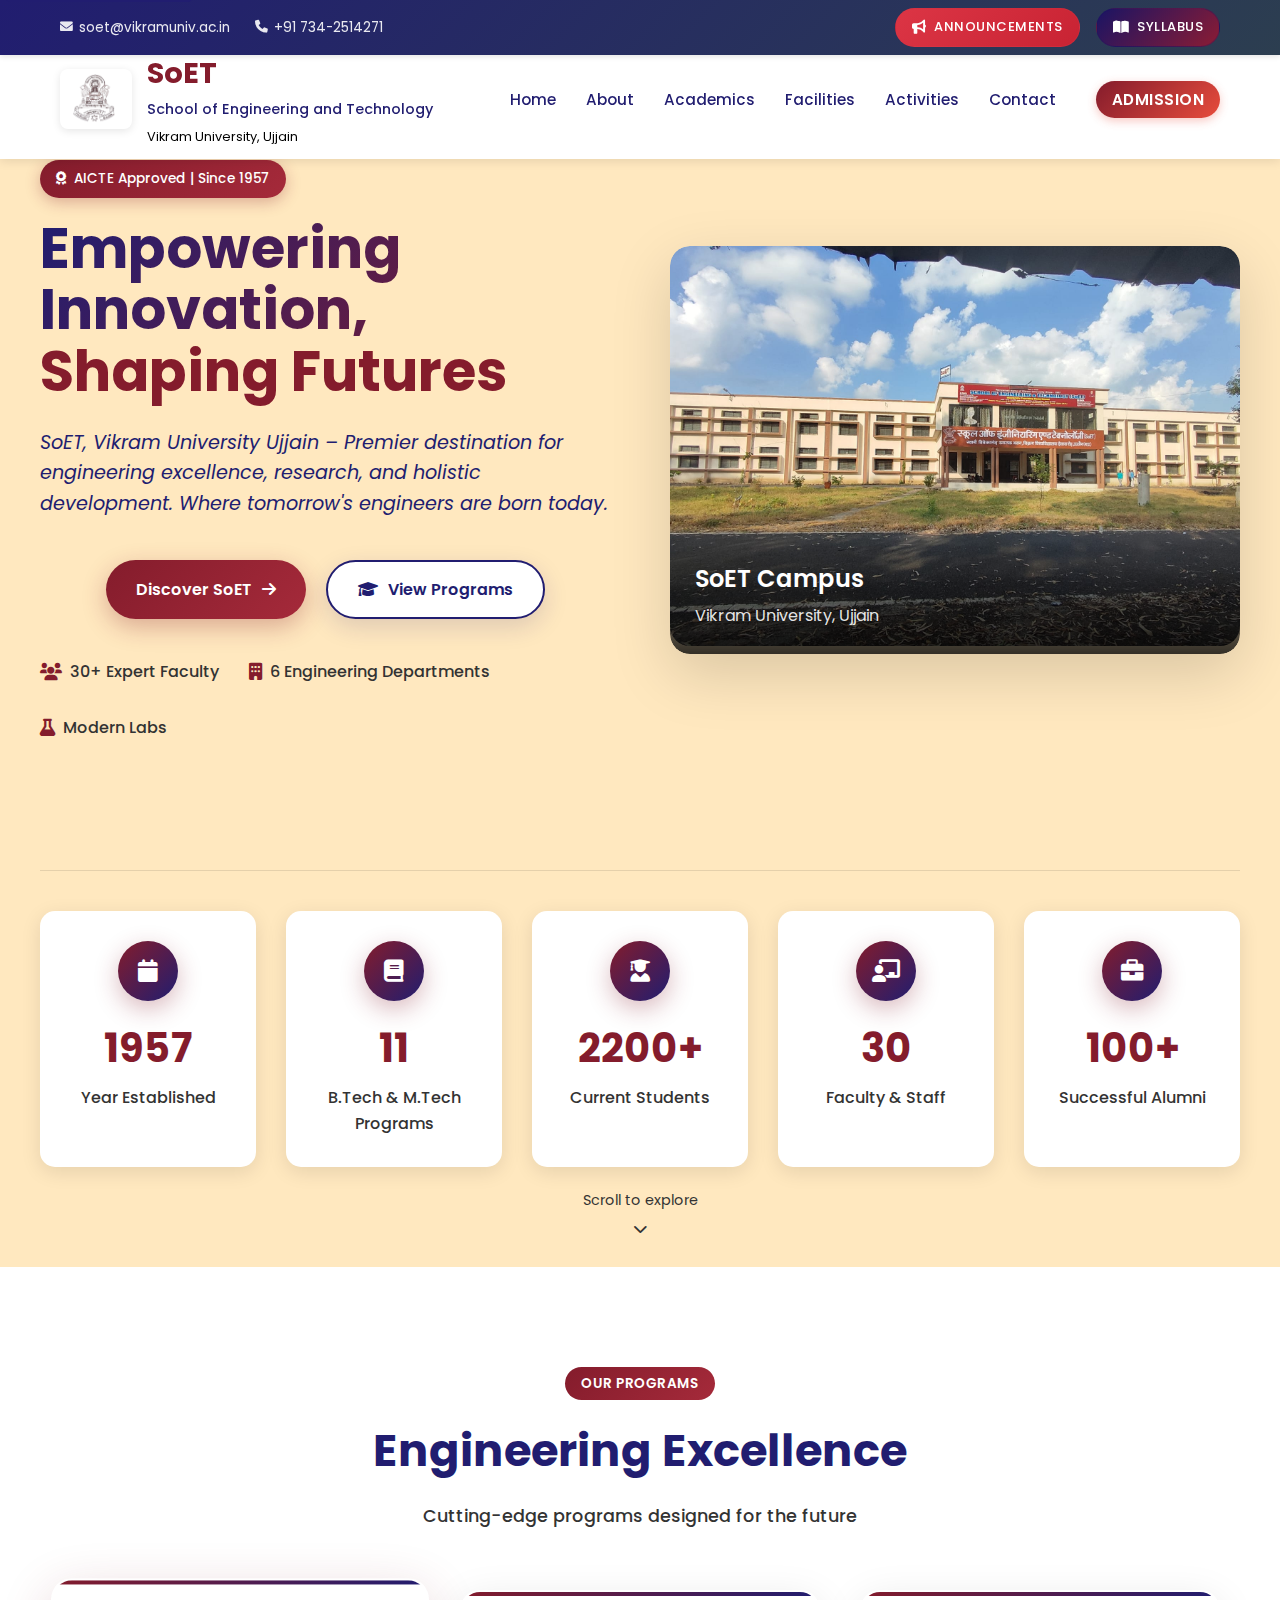
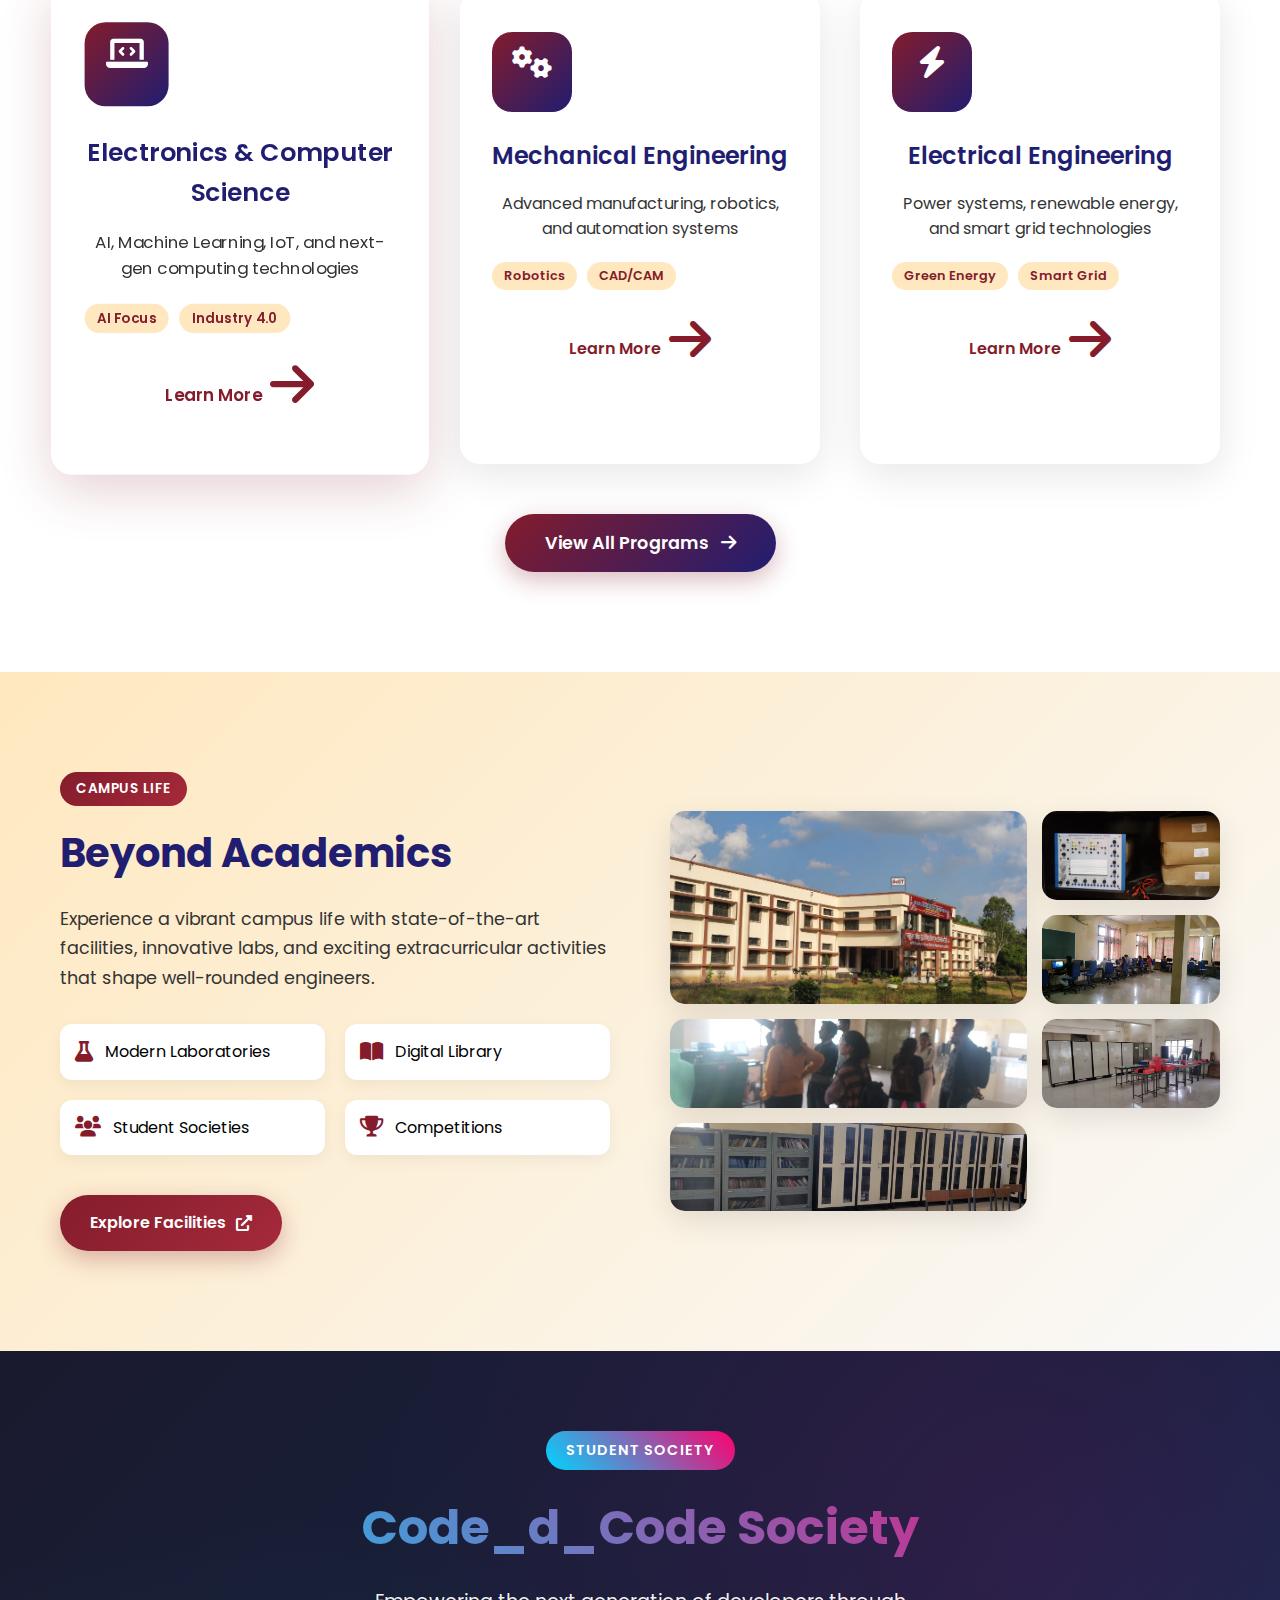
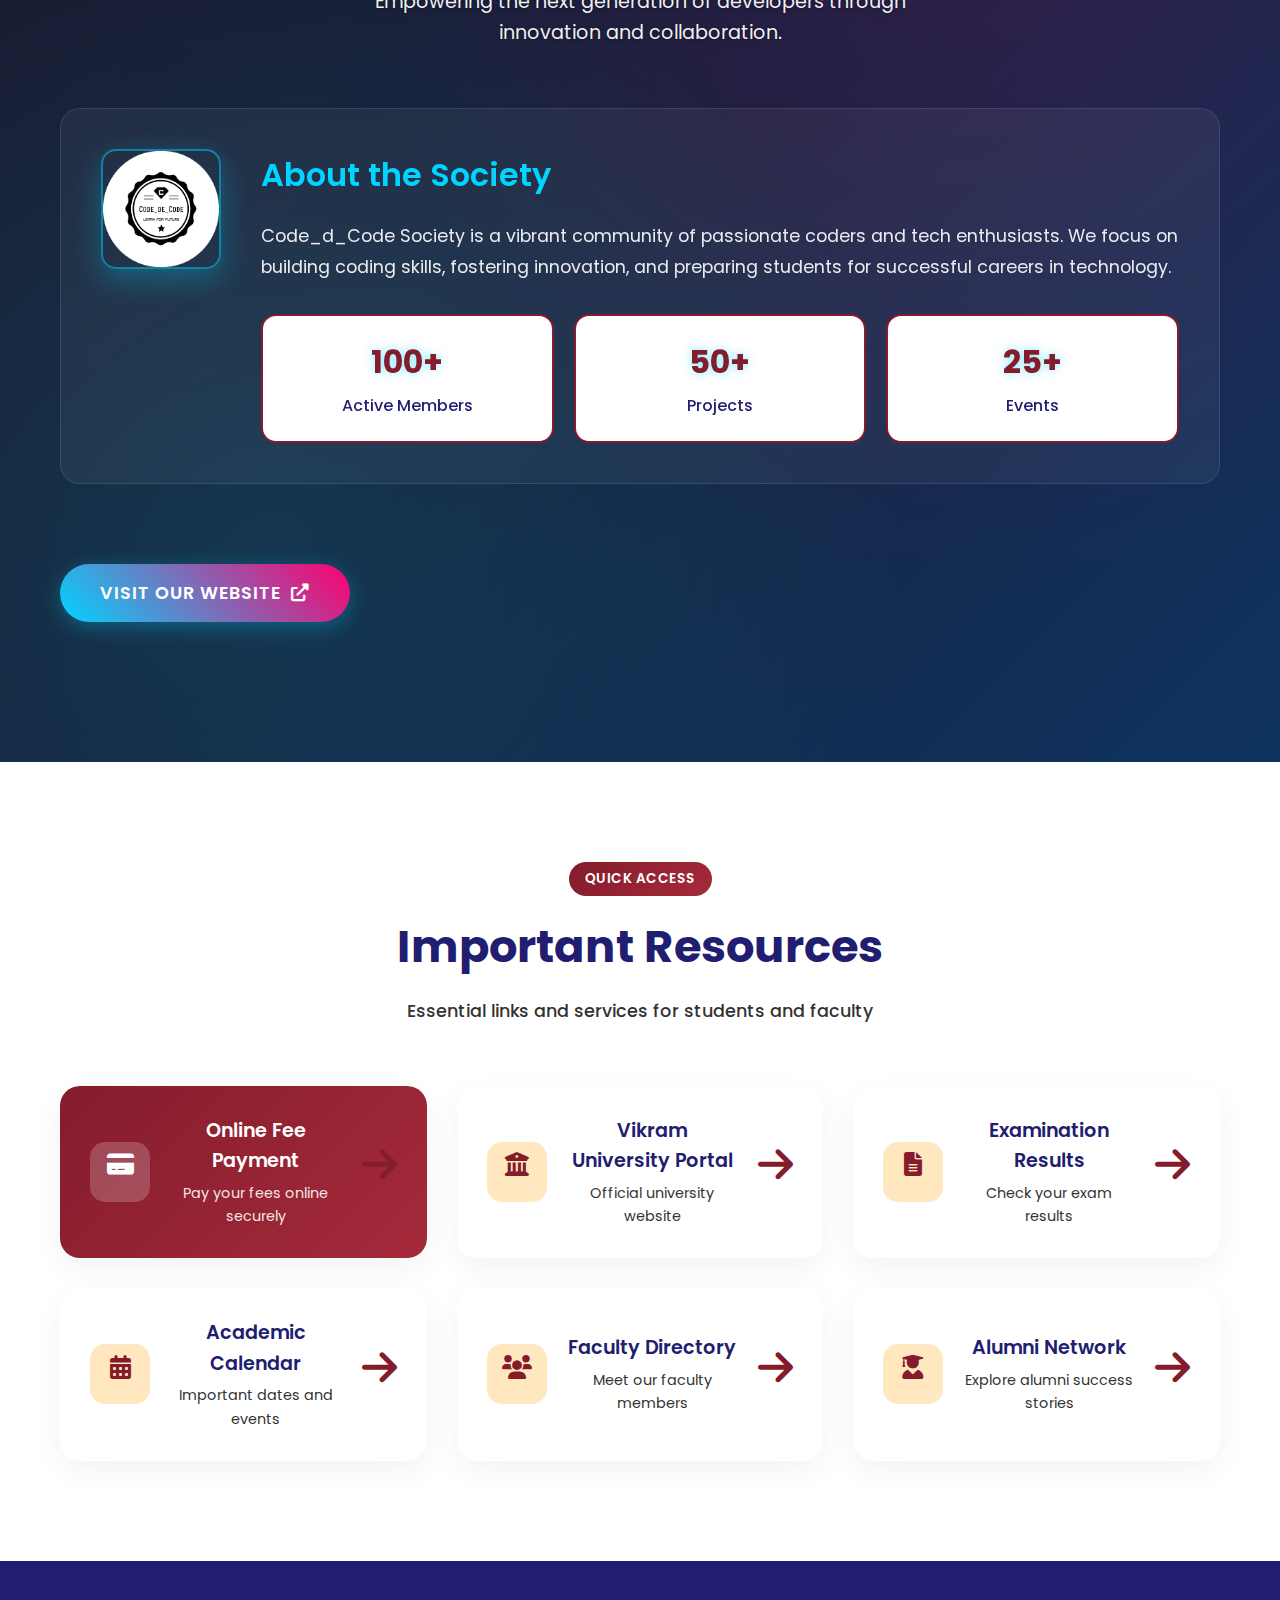
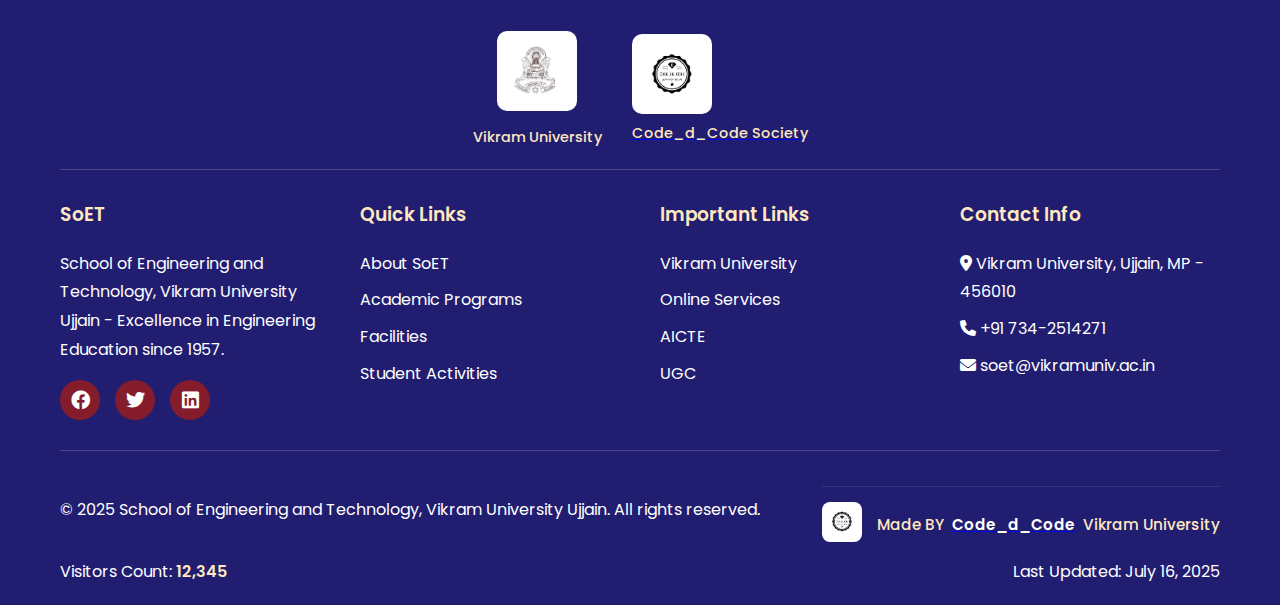
<file: index.html>
<!DOCTYPE html>
<html lang="en">
<head>
    <!-- ========================================
         SoET Website - School of Engineering and Technology
         Vikram University, Ujjain
         
         A professional website showcasing academic excellence,
         state-of-the-art facilities, and vibrant campus life.
         ======================================== -->
    
    <!-- Basic Meta Information -->
    <meta charset="UTF-8">
    <meta name="viewport" content="width=device-width, initial-scale=1.0">
    <meta http-equiv="X-UA-Compatible" content="IE=edge">
    
    <!-- Primary SEO Meta Tags -->
    <title>SoET - School of Engineering and Technology | Vikram University Ujjain | AICTE Approved Engineering College</title>
    <meta name="title" content="SoET - School of Engineering and Technology | Vikram University Ujjain">
    <meta name="description" content="SoET, Vikram University Ujjain - Premier AICTE approved engineering college offering B.Tech & M.Tech programs in Computer Science, Electronics, Mechanical, Civil, and Electrical Engineering. Excellence in engineering education since 1957.">
    <meta name="keywords" content="SoET, School of Engineering Technology, Vikram University, Ujjain, Engineering College, AICTE Approved, B.Tech, M.Tech, Computer Science, Electronics, Mechanical Engineering, Civil Engineering, Electrical Engineering, Madhya Pradesh, India, Engineering Education, Technical Education">
    <meta name="author" content="School of Engineering and Technology, Vikram University">
    <meta name="robots" content="index, follow">
    <meta name="language" content="English">
    <meta name="revisit-after" content="7 days">
    
    <!-- Open Graph / Facebook -->
    <meta property="og:type" content="website">
    <meta property="og:url" content="https://soet.vikramuniv.ac.in/">
    <meta property="og:title" content="SoET - School of Engineering and Technology | Vikram University Ujjain">
    <meta property="og:description" content="Premier AICTE approved engineering college offering B.Tech & M.Tech programs. Excellence in engineering education since 1957 at Vikram University Ujjain.">
    <meta property="og:image" content="https://soet.vikramuniv.ac.in/assets/images/College%20Pics/College/IMG-20241226-WA0011.jpg">
    <meta property="og:image:width" content="1200">
    <meta property="og:image:height" content="630">
    <meta property="og:image:alt" content="SoET Campus - Vikram University Ujjain">
    <meta property="og:site_name" content="School of Engineering and Technology - Vikram University">
    <meta property="og:locale" content="en_IN">
    
    <!-- Twitter -->
    <meta property="twitter:card" content="summary_large_image">
    <meta property="twitter:url" content="https://soet.vikramuniv.ac.in/">
    <meta property="twitter:title" content="SoET - School of Engineering and Technology | Vikram University Ujjain">
    <meta property="twitter:description" content="Premier AICTE approved engineering college offering B.Tech & M.Tech programs. Excellence in engineering education since 1957.">
    <meta property="twitter:image" content="https://soet.vikramuniv.ac.in/assets/images/College%20Pics/College/IMG-20241226-WA0011.jpg">
    <meta property="twitter:image:alt" content="SoET Campus - Vikram University Ujjain">
    
    <!-- Additional SEO Meta Tags -->
    <meta name="geo.region" content="IN-MP">
    <meta name="geo.placename" content="Ujjain, Madhya Pradesh, India">
    <meta name="geo.position" content="23.1685;75.7879">
    <meta name="ICBM" content="23.1685, 75.7879">
    
    <!-- Canonical URL -->
    <link rel="canonical" href="https://soet.vikramuniv.ac.in/">
    
    <!-- Favicon and Icons -->
    <link rel="icon" type="image/x-icon" href="assets/images/Vikram-university_Logo.png">
    <link rel="apple-touch-icon" sizes="180x180" href="assets/images/Vikram-university_Logo.png">
    <link rel="icon" type="image/png" sizes="32x32" href="assets/images/Vikram-university_Logo.png">
    <link rel="icon" type="image/png" sizes="16x16" href="assets/images/Vikram-university_Logo.png">
    
    <!-- Stylesheets -->
    <link rel="stylesheet" href="css/styles.css">
    <link rel="preconnect" href="https://fonts.googleapis.com">
    <link rel="preconnect" href="https://fonts.gstatic.com" crossorigin>
    <link href="https://fonts.googleapis.com/css2?family=Poppins:wght@300;400;500;600;700&display=swap" rel="stylesheet">
    <link rel="stylesheet" href="https://cdnjs.cloudflare.com/ajax/libs/font-awesome/6.0.0/css/all.min.css" crossorigin="anonymous">
    
    <!-- Structured Data -->
    <script type="application/ld+json">
    {
        "@context": "https://schema.org",
        "@type": "EducationalOrganization",
        "name": "School of Engineering and Technology (SoET)",
        "alternateName": "SoET Vikram University",
        "url": "https://soet.vikramuniv.ac.in",
        "logo": "https://soet.vikramuniv.ac.in/assets/images/Vikram-university_Logo.png",
        "image": "https://soet.vikramuniv.ac.in/assets/images/College%20Pics/College/IMG-20241226-WA0011.jpg",
        "description": "Premier AICTE approved engineering college offering B.Tech & M.Tech programs in Computer Science, Electronics, Mechanical, Civil, and Electrical Engineering at Vikram University Ujjain.",
        "foundingDate": "1957",
        "parentOrganization": {
            "@type": "University",
            "name": "Vikram University",
            "url": "https://vikramuniv.ac.in"
        },
        "address": {
            "@type": "PostalAddress",
            "streetAddress": "Vikram University Campus",
            "addressLocality": "Ujjain",
            "addressRegion": "Madhya Pradesh",
            "postalCode": "456010",
            "addressCountry": "IN"
        },
        "geo": {
            "@type": "GeoCoordinates",
            "latitude": "23.1685",
            "longitude": "75.7879"
        },
        "contactPoint": {
            "@type": "ContactPoint",
            "telephone": "+91-734-2514271",
            "email": "soet@vikramuniv.ac.in",
            "contactType": "customer service"
        },
        "sameAs": [
            "https://www.facebook.com/share/12J7Pi4TL3T/",
            "https://x.com/vuujjain",
            "https://www.linkedin.com/company/vikramuniversity/"
        ],
        "department": [
            {
                "@type": "EducationalOrganization",
                "name": "Computer Science and Engineering",
                "description": "Department offering B.Tech and M.Tech in Computer Science and Engineering"
            },
            {
                "@type": "EducationalOrganization", 
                "name": "Electronics and Communication Engineering",
                "description": "Department offering B.Tech and M.Tech in Electronics and Communication Engineering"
            },
            {
                "@type": "EducationalOrganization",
                "name": "Mechanical Engineering", 
                "description": "Department offering B.Tech and M.Tech in Mechanical Engineering"
            },
            {
                "@type": "EducationalOrganization",
                "name": "Civil Engineering",
                "description": "Department offering B.Tech and M.Tech in Civil Engineering"
            },
            {
                "@type": "EducationalOrganization",
                "name": "Electrical Engineering",
                "description": "Department offering B.Tech and M.Tech in Electrical Engineering"
            }
        ],
        "hasCredential": {
            "@type": "EducationalOccupationalCredential",
            "credentialCategory": "AICTE Approval",
            "recognizedBy": {
                "@type": "Organization",
                "name": "All India Council for Technical Education (AICTE)"
            }
        }
    }
    </script>
</head>
<body>
    <!-- ========================================
         ACCESSIBILITY FEATURES
         Skip navigation for screen readers and keyboard users
         ======================================== -->
    <a href="#main-content" class="skip-nav" aria-label="Skip to main content">Skip to main content</a>
    
    <!-- ========================================
         LOADING SCREEN
         Professional loading animation while resources load
         ======================================== -->
    <div id="loading-screen" class="loading-screen">
        <div class="loading-container">
            <div class="logo-animation">
                <div class="logo-wrapper">
                    <img src="assets/images/vikram-university-Photoroom.png" alt="Vikram University Logo" class="loading-logo">
                    <div class="logo-ring"></div>
                    <div class="logo-ring-2"></div>
                </div>
            </div>
            <div class="loading-content">
                <h1 class="loading-title">SoET</h1>
                <p class="loading-subtitle">School of Engineering and Technology</p>
                <p class="loading-university">Vikram University, Ujjain</p>
                <div class="loading-bar">
                    <div class="loading-progress"></div>
                </div>
                <p class="loading-text">Loading Excellence...</p>
            </div>
        </div>
        <div class="loading-particles">
            <div class="particle"></div>
            <div class="particle"></div>
            <div class="particle"></div>
            <div class="particle"></div>
            <div class="particle"></div>
            <div class="particle"></div>
        </div>
    </div>

    <!-- ========================================
         TOP UTILITY BAR
         Quick access to contact information and important links
         ======================================== -->
    <div class="top-bar" role="banner">
        <div class="container">
            <div class="top-links">
                <a href="mailto:soet@vikramuniv.ac.in" aria-label="Email SoET">
                    <i class="fas fa-envelope" aria-hidden="true"></i>
                    soet@vikramuniv.ac.in
                </a>
                <a href="tel:+917342514271" aria-label="Call SoET">
                    <i class="fas fa-phone" aria-hidden="true"></i>
                    +91 734-2514271
                </a>
            </div>
            <div class="utility-actions">
                <a href="pages/announcements.html" class="announcements-btn" aria-label="View Announcements">
                    <i class="fas fa-bullhorn" aria-hidden="true"></i>
                    Announcements
                </a>
                <a href="pages/syllabus.html" class="syllabus-btn" aria-label="View Syllabus">
                    <i class="fas fa-book-open" aria-hidden="true"></i>
                    Syllabus
                </a>
            </div>
        </div>
    </div>

    <!-- ========================================
         MAIN HEADER & NAVIGATION
         University logo, branding, and primary navigation menu
         ======================================== -->
    <header class="header" role="banner">
        <div class="container">
            <div class="logo-section">
                <img src="assets/images/Vikram-university_Logo.png" alt="Vikram University Logo" class="logo">
                <div class="title-section">
                    <h1>SoET</h1>
                    <p>School of Engineering and Technology</p>
                    <span>Vikram University, Ujjain</span>
                </div>
            </div>
            <nav class="nav" role="navigation" aria-label="Main navigation">
                <ul>
                    <li><a href="index.html" aria-current="page">Home</a></li>
                    <li><a href="pages/about.html">About</a></li>
                    <li><a href="pages/academics.html">Academics</a></li>
                    <li><a href="pages/facilities.html">Facilities</a></li>
                    <li><a href="pages/activities.html">Activities</a></li>
                    <li><a href="pages/contact.html">Contact</a></li>
                    <li><a href="https://vikram.mponline.gov.in/Portal/Services/VIKRAM/Entrance/UTD/Admission_Entrance_Form.aspx" target="_blank" rel="noopener noreferrer" class="admission-btn">Admission</a></li>
                </ul>
                <button class="mobile-menu-toggle" aria-label="Toggle mobile menu" aria-expanded="false">
                    <i class="fas fa-bars" aria-hidden="true"></i>
                </button>
            </nav>
        </div>
    </header>

    <!-- ========================================
         HERO SECTION
         Primary landing section with key messaging and statistics
         Showcases SoET's mission, vision, and impact
         ======================================== -->
    <main id="main-content" class="hero" role="main">
        <div class="hero-container">
            <div class="hero-content">
                <div class="hero-badge">
                    <i class="fas fa-award" aria-hidden="true"></i>
                    <span>AICTE Approved | Since 1957</span>
                </div>
                <h1 class="hero-title">
                    <span class="title-gradient">Empowering Innovation,</span>
                    <span class="title-highlight">Shaping Futures</span>
                </h1>
                <p class="hero-description">SoET, Vikram University Ujjain – Premier destination for engineering excellence, research, and holistic development. Where tomorrow's engineers are born today.</p>
                <div class="cta-buttons">
                    <a href="about.html" class="btn-primary" aria-label="Learn more about SoET">
                        <span>Discover SoET</span>
                        <i class="fas fa-arrow-right" aria-hidden="true"></i>
                    </a>
                    <a href="academics.html" class="btn-secondary" aria-label="View academic programs">
                        <i class="fas fa-graduation-cap" aria-hidden="true"></i>
                        <span>View Programs</span>
                    </a>
                </div>
                <div class="hero-features">
                    <div class="feature-item">
                        <i class="fas fa-users" aria-hidden="true"></i>
                        <span>30+ Expert Faculty</span>
                    </div>
                    <div class="feature-item">
                        <i class="fas fa-building" aria-hidden="true"></i>
                        <span>6 Engineering Departments</span>
                    </div>
                    <div class="feature-item">
                        <i class="fas fa-flask" aria-hidden="true"></i>
                        <span>Modern Labs</span>
                    </div>
                </div>
            </div>
            <div class="hero-image">
                <div class="image-container">
                    <img src="assets/images/College Pics/College/IMG-20241226-WA0011.jpg" alt="SoET Campus building - A modern engineering education facility at Vikram University Ujjain" class="college-hero-photo">
                </div>
                <div class="hero-image-overlay">
                    <h3>SoET Campus</h3>
                    <p>Vikram University, Ujjain</p>
                </div>
            </div>
        </div>
        <div class="hero-stats" role="region" aria-label="SoET Statistics">
            <div class="stat-item">
                <div class="stat-icon">
                    <i class="fas fa-calendar" aria-hidden="true"></i>
                </div>
                <h3 data-count="1957" aria-label="Established in 1957">1957</h3>
                <p>Year Established</p>
            </div>
            <div class="stat-item">
                <div class="stat-icon">
                    <i class="fas fa-book" aria-hidden="true"></i>
                </div>
                <h3 data-count="11" aria-label="11 academic programs">11</h3>
                <p>B.Tech & M.Tech Programs</p>
            </div>
            <div class="stat-item">
                <div class="stat-icon">
                    <i class="fas fa-user-graduate" aria-hidden="true"></i>
                </div>
                <h3 data-count="2200" aria-label="Over 2200 current students">2200+</h3>
                <p>Current Students</p>
            </div>
            <div class="stat-item">
                <div class="stat-icon">
                    <i class="fas fa-chalkboard-teacher" aria-hidden="true"></i>
                </div>
                <h3 data-count="30" aria-label="30 faculty and staff members">30</h3>
                <p>Faculty & Staff</p>
            </div>
            <div class="stat-item">
                <div class="stat-icon">
                    <i class="fas fa-briefcase" aria-hidden="true"></i>
                </div>
                <h3 data-count="100" aria-label="Over 100 successful alumni">100+</h3>
                <p>Successful Alumni</p>
            </div>
        </div>
        <div class="scroll-indicator">
            <span>Scroll to explore</span>
            <i class="fas fa-chevron-down" aria-hidden="true"></i>
        </div>
    </main>

    <!-- ========================================
         FEATURED ACADEMIC PROGRAMS
         Highlighting our premier engineering programs
         ======================================== -->
    <section class="featured-programs" aria-labelledby="programs-heading">
        <div class="container">
            <div class="section-header">
                <span class="section-badge">Our Programs</span>
                <h2 id="programs-heading">Engineering Excellence</h2>
                <p>Cutting-edge programs designed for the future</p>
            </div>
            <div class="programs-showcase">
                <div class="program-card featured">
                    <div class="program-icon">
                        <i class="fas fa-laptop-code"></i>
                    </div>
                    <h3>Electronics & Computer Science</h3>
                    <p>AI, Machine Learning, IoT, and next-gen computing technologies</p>
                    <div class="program-highlights">
                        <span>AI Focus</span>
                        <span>Industry 4.0</span>
                    </div>
                    <a href="academics.html" class="program-link">
                        <span>Learn More</span>
                        <i class="fas fa-arrow-right"></i>
                    </a>
                </div>
                
                <div class="program-card">
                    <div class="program-icon">
                        <i class="fas fa-cogs"></i>
                    </div>
                    <h3>Mechanical Engineering</h3>
                    <p>Advanced manufacturing, robotics, and automation systems</p>
                    <div class="program-highlights">
                        <span>Robotics</span>
                        <span>CAD/CAM</span>
                    </div>
                    <a href="academics.html" class="program-link">
                        <span>Learn More</span>
                        <i class="fas fa-arrow-right"></i>
                    </a>
                </div>
                
                <div class="program-card">
                    <div class="program-icon">
                        <i class="fas fa-bolt"></i>
                    </div>
                    <h3>Electrical Engineering</h3>
                    <p>Power systems, renewable energy, and smart grid technologies</p>
                    <div class="program-highlights">
                        <span>Green Energy</span>
                        <span>Smart Grid</span>
                    </div>
                    <a href="academics.html" class="program-link">
                        <span>Learn More</span>
                        <i class="fas fa-arrow-right"></i>
                    </a>
                </div>
            </div>
            
            <!-- View All Programs Button -->
            <div class="programs-cta">
                <a href="academics.html" class="btn-primary programs-btn">
                    <span>View All Programs</span>
                    <i class="fas fa-arrow-right"></i>
                </a>
            </div>
        </div>
    </section>

    <!-- ========================================
         CAMPUS LIFE & FACILITIES
         Showcasing our world-class infrastructure and vibrant student life
         ======================================== -->
    <section class="campus-life" aria-labelledby="campus-heading">
        <div class="container">
            <div class="campus-content">
                <div class="campus-text">
                    <span class="section-badge">Campus Life</span>
                    <h2 id="campus-heading">Beyond Academics</h2>
                    <p>Experience a vibrant campus life with state-of-the-art facilities, innovative labs, and exciting extracurricular activities that shape well-rounded engineers.</p>
                    <div class="campus-features">
                        <div class="feature">
                            <i class="fas fa-flask"></i>
                            <span>Modern Laboratories</span>
                        </div>
                        <div class="feature">
                            <i class="fas fa-book-open"></i>
                            <span>Digital Library</span>
                        </div>
                        <div class="feature">
                            <i class="fas fa-users"></i>
                            <span>Student Societies</span>
                        </div>
                        <div class="feature">
                            <i class="fas fa-trophy"></i>
                            <span>Competitions</span>
                        </div>
                    </div>
                    <a href="facilities.html" class="btn-primary">
                        <span>Explore Facilities</span>
                        <i class="fas fa-external-link-alt"></i>
                    </a>
                </div>
                <div class="campus-gallery">
                    <div class="gallery-grid">
                        <div class="gallery-item main">
                            <img src="assets/images/College Pics/College/IMG-20241226-WA0010.jpg" alt="SoET main academic building exterior view showing modern architecture" loading="lazy">
                            <div class="gallery-overlay">
                                <h4>Academic Building</h4>
                            </div>
                        </div>
                        <div class="gallery-item">
                            <img src="assets/images/College Pics/LAB/Electronics Lab.jpg" alt="Electronics laboratory with modern equipment and workstations for students" loading="lazy">
                            <div class="gallery-overlay">
                                <h4>Electronics Lab</h4>
                            </div>
                        </div>
                        <div class="gallery-item">
                            <img src="assets/images/College Pics/LAB/Computer Lab.jpg" alt="Computer laboratory featuring latest computers and software for programming" loading="lazy">
                            <div class="gallery-overlay">
                                <h4>Computer Lab</h4>
                            </div>
                        </div>
                        <div class="gallery-item">
                            <img src="assets/images/College Pics/LAB/Civil Lab.jpg" alt="Civil engineering laboratory with testing equipment and materials" loading="lazy">
                            <div class="gallery-overlay">
                                <h4>Civil Engineering Lab</h4>
                            </div>
                        </div>
                        <div class="gallery-item">
                            <img src="assets/images/College Pics/LAB/Mechenical Lab.jpg" alt="Mechanical engineering laboratory with machines and tools for hands-on learning" loading="lazy">
                            <div class="gallery-overlay">
                                <h4>Mechanical Lab</h4>
                            </div>
                        </div>
                        <div class="gallery-item">
                            <img src="assets/images/College Pics/LAB/Library.jpg" alt="Digital library with study spaces, computers, and extensive book collection" loading="lazy">
                            <div class="gallery-overlay">
                                <h4>Digital Library</h4>
                            </div>
                        </div>
                    </div>
                </div>
            </div>
        </div>
    </section>

    <!-- ========================================
         CODE_D_CODE SOCIETY
         Student-led coding and technology community
         ======================================== -->
    <section class="code-society" aria-labelledby="society-heading">
        <div class="container">
            <div class="section-header">
                <span class="section-badge">Student Society</span>
                <h2 id="society-heading">Code_d_Code Society</h2>
                <p>Empowering the next generation of developers through innovation and collaboration.</p>
            </div>
            <div class="society-content">
                <div class="society-info">
                    <div class="society-logo">
                        <img src="assets/images/Code_D_Code Logo.png" alt="Code_d_Code Society Logo">
                    </div>
                    <div class="society-description">
                        <h3>About the Society</h3>
                        <p>Code_d_Code Society is a vibrant community of passionate coders and tech enthusiasts. We focus on building coding skills, fostering innovation, and preparing students for successful careers in technology.</p>
                        <div class="society-stats">
                            <div class="stat">
                                <h4>100+</h4>
                                <p>Active Members</p>
                            </div>
                            <div class="stat">
                                <h4>50+</h4>
                                <p>Projects</p>
                            </div>
                            <div class="stat">
                                <h4>25+</h4>
                                <p>Events</p>
                            </div>
                        </div>
                    </div>
                </div>
                
                <div class="society-cta">
                    <a href="https://www.codedcode.tech" target="_blank" class="btn-primary">
                        <span>Visit Our Website</span>
                        <i class="fas fa-external-link-alt"></i>
                    </a>
                </div>
            </div>
        </div>
    </section>

    <!-- ========================================
         QUICK LINKS & RESOURCES
         Easy access to essential services and information
         ======================================== -->
    <section class="quick-links" aria-labelledby="resources-heading">
        <div class="container">
            <div class="section-header">
                <span class="section-badge">Quick Access</span>
                <h2 id="resources-heading">Important Resources</h2>
                <p>Essential links and services for students and faculty</p>
            </div>
            <div class="links-grid">
                <a href="https://vikram.mponline.gov.in/" class="link-card priority" target="_blank">
                    <div class="link-icon">
                        <i class="fas fa-credit-card"></i>
                    </div>
                    <div class="link-content">
                        <h3>Online Fee Payment</h3>
                        <p>Pay your fees online securely</p>
                    </div>
                    <div class="link-arrow">
                        <i class="fas fa-arrow-right"></i>
                    </div>
                </a>
                
                <a href="https://vikramuniv.ac.in/" class="link-card" target="_blank">
                    <div class="link-icon">
                        <i class="fas fa-university"></i>
                    </div>
                    <div class="link-content">
                        <h3>Vikram University Portal</h3>
                        <p>Official university website</p>
                    </div>
                    <div class="link-arrow">
                        <i class="fas fa-arrow-right"></i>
                    </div>
                </a>
                
                <a href="https://vikramuniv.ac.in/results/" class="link-card" target="_blank">
                    <div class="link-icon">
                        <i class="fas fa-file-alt"></i>
                    </div>
                    <div class="link-content">
                        <h3>Examination Results</h3>
                        <p>Check your exam results</p>
                    </div>
                    <div class="link-arrow">
                        <i class="fas fa-arrow-right"></i>
                    </div>
                </a>
                
                <a href="https://vikramuniv.ac.in/academic-calendar/" class="link-card" target="_blank">
                    <div class="link-icon">
                        <i class="fas fa-calendar-alt"></i>
                    </div>
                    <div class="link-content">
                        <h3>Academic Calendar</h3>
                        <p>Important dates and events</p>
                    </div>
                    <div class="link-arrow">
                        <i class="fas fa-arrow-right"></i>
                    </div>
                </a>
                
                <a href="about.html#faculty" class="link-card">
                    <div class="link-icon">
                        <i class="fas fa-users"></i>
                    </div>
                    <div class="link-content">
                        <h3>Faculty Directory</h3>
                        <p>Meet our faculty members</p>
                    </div>
                    <div class="link-arrow">
                        <i class="fas fa-arrow-right"></i>
                    </div>
                </a>
                
                <a href="about.html#alumni" class="link-card">
                    <div class="link-icon">
                        <i class="fas fa-user-graduate"></i>
                    </div>
                    <div class="link-content">
                        <h3>Alumni Network</h3>
                        <p>Explore alumni success stories</p>
                    </div>
                    <div class="link-arrow">
                        <i class="fas fa-arrow-right"></i>
                    </div>
                </a>
            </div>
        </div>
    </section>

    <!-- ========================================
         FOOTER
         Contact information, links, and credits
         ======================================== -->
    <footer class="footer" role="contentinfo">
        <div class="container">
            <!-- Footer Logos Section -->
            <div class="footer-logos">
                <div class="footer-logo-item">
                    <img src="assets/images/Vikram-university_Logo.png" alt="Vikram University Logo" class="footer-logo">
                    <div class="footer-logo-text">Vikram University</div>
                </div>
                <div class="footer-logo-item">
                    <a href="https://www.codedcode.tech" target="_blank">
                        <img src="assets/images/Code_D_Code Logo.png" alt="Code_d_Code Logo" class="footer-logo">
                        <div class="footer-logo-text">Code_d_Code Society</div>
                    </a>
                </div>
            </div>
            
            <div class="footer-content">
                <div class="footer-section">
                    <h3>SoET</h3>
                    <p>School of Engineering and Technology, Vikram University Ujjain - Excellence in Engineering Education since 1957.</p>
                    <div class="social-links">
                        <a href="https://www.facebook.com/share/12J7Pi4TL3T/" target="_blank"><i class="fab fa-facebook"></i></a>
                        <a href="https://x.com/vuujjain" target="_blank"><i class="fab fa-twitter"></i></a>
                        <a href="https://www.linkedin.com/company/vikramuniversity/" target="_blank"><i class="fab fa-linkedin"></i></a>
                    </div>
                </div>
                <div class="footer-section">
                    <h3>Quick Links</h3>
                    <ul>
                        <li><a href="about.html">About SoET</a></li>
                        <li><a href="academics.html">Academic Programs</a></li>
                        <li><a href="facilities.html">Facilities</a></li>
                        <li><a href="activities.html">Student Activities</a></li>
                    </ul>
                </div>
                <div class="footer-section">
                    <h3>Important Links</h3>
                    <ul>
                        <li><a href="https://vikramuniv.ac.in/" target="_blank">Vikram University</a></li>
                        <li><a href="https://vikram.mponline.gov.in/" target="_blank">Online Services</a></li>
                        <li><a href="https://www.aicte-india.org/" target="_blank">AICTE</a></li>
                        <li><a href="https://www.ugc.ac.in/" target="_blank">UGC</a></li>
                    </ul>
                </div>
                <div class="footer-section">
                    <h3>Contact Info</h3>
                    <p><i class="fas fa-map-marker-alt"></i> Vikram University, Ujjain, MP - 456010</p>
                    <p><i class="fas fa-phone"></i> +91 734-2514271</p>
                    <p><i class="fas fa-envelope"></i> soet@vikramuniv.ac.in</p>
                </div>
            </div>
            <div class="footer-bottom">
                <p>&copy; 2025 School of Engineering and Technology, Vikram University Ujjain. All rights reserved.</p>
                <div class="made-by-section">
                    <a href="https://www.codedcode.tech" target="_blank">
                        <img src="assets/images/Code_D_Code Logo.png" alt="Code_d_Code Logo" class="code-d-code-logo">
                    </a>
                    <div class="made-by-text">
                        Made BY <a href="https://www.codedcode.tech" target="_blank"><span class="made-by-highlight">Code_d_Code</span></a> Vikram University
                    </div>
                </div>
                <p>Visitors Count: <span id="visitor-count">12,345</span></p>
                <p>Last Updated: July 16, 2025</p>
            </div>
        </div>
    </footer>

    <script src="js/script.js"></script>
    
    <!-- Loading Screen Handler -->
    <script>
        // Immediate loading screen handler
        (function() {
            function hideLoader() {
                var loader = document.getElementById('loading-screen');
                if (loader) {
                    loader.classList.add('fade-out');
                    setTimeout(function() {
                        loader.style.display = 'none';
                    }, 800);
                }
            }
            
            // Hide on DOM ready
            if (document.readyState === 'loading') {
                document.addEventListener('DOMContentLoaded', function() {
                    setTimeout(hideLoader, 300);
                });
            } else {
                setTimeout(hideLoader, 300);
            }
            
            // Fallback: hide after 2 seconds max
            setTimeout(hideLoader, 2000);
        })();
    </script>
</body>
</html>
</file>
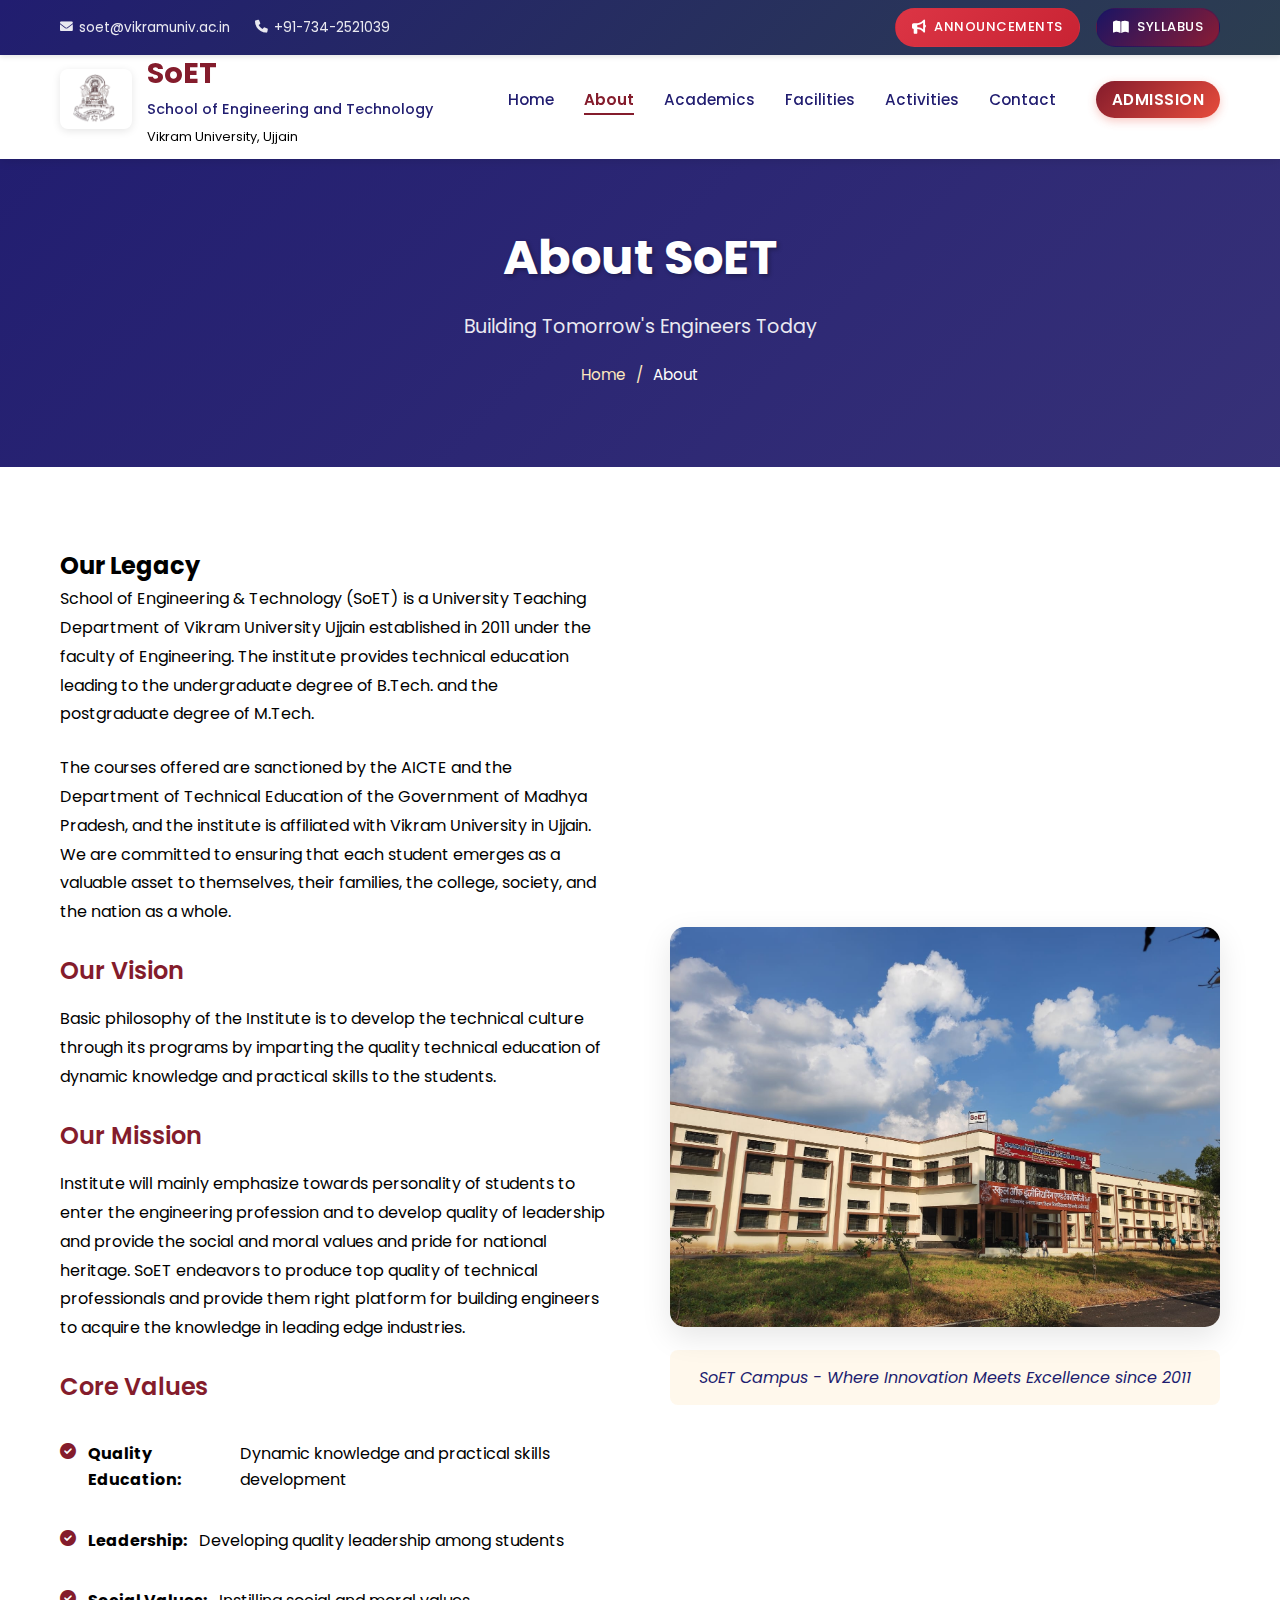
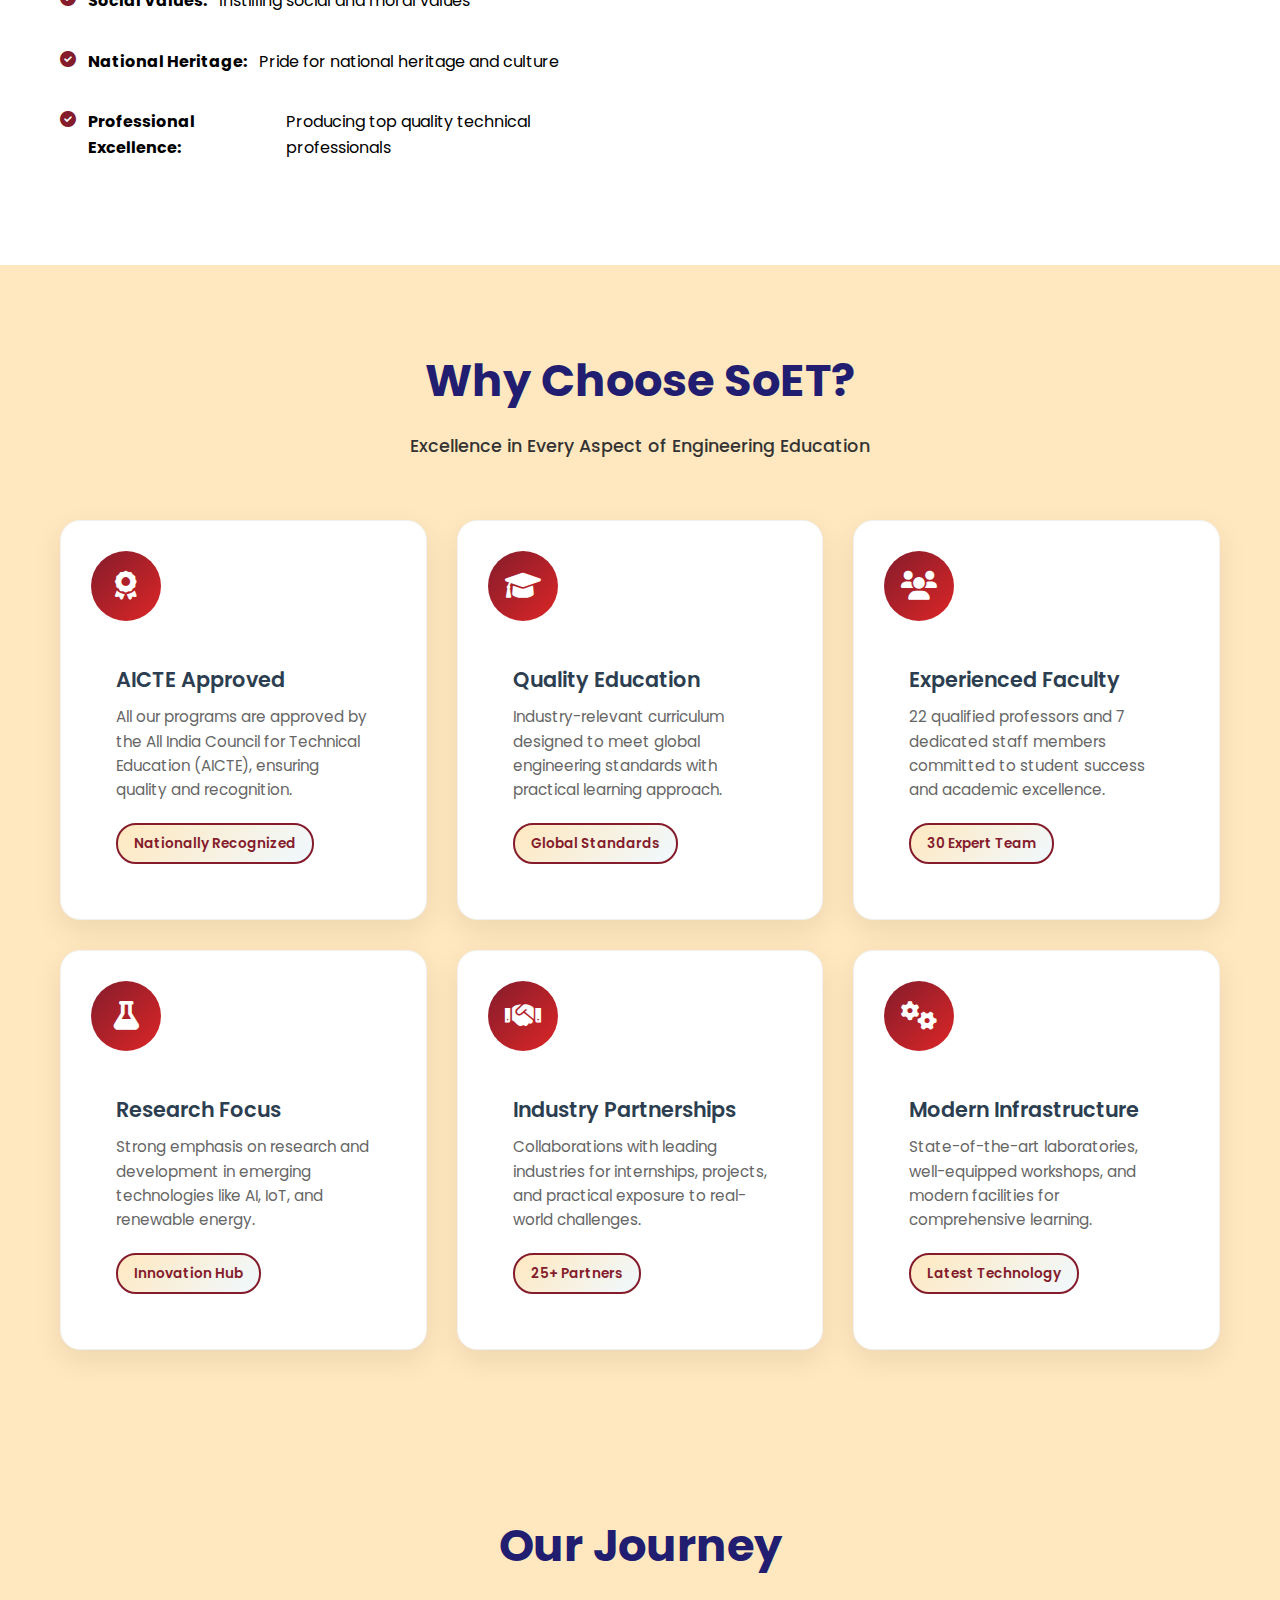
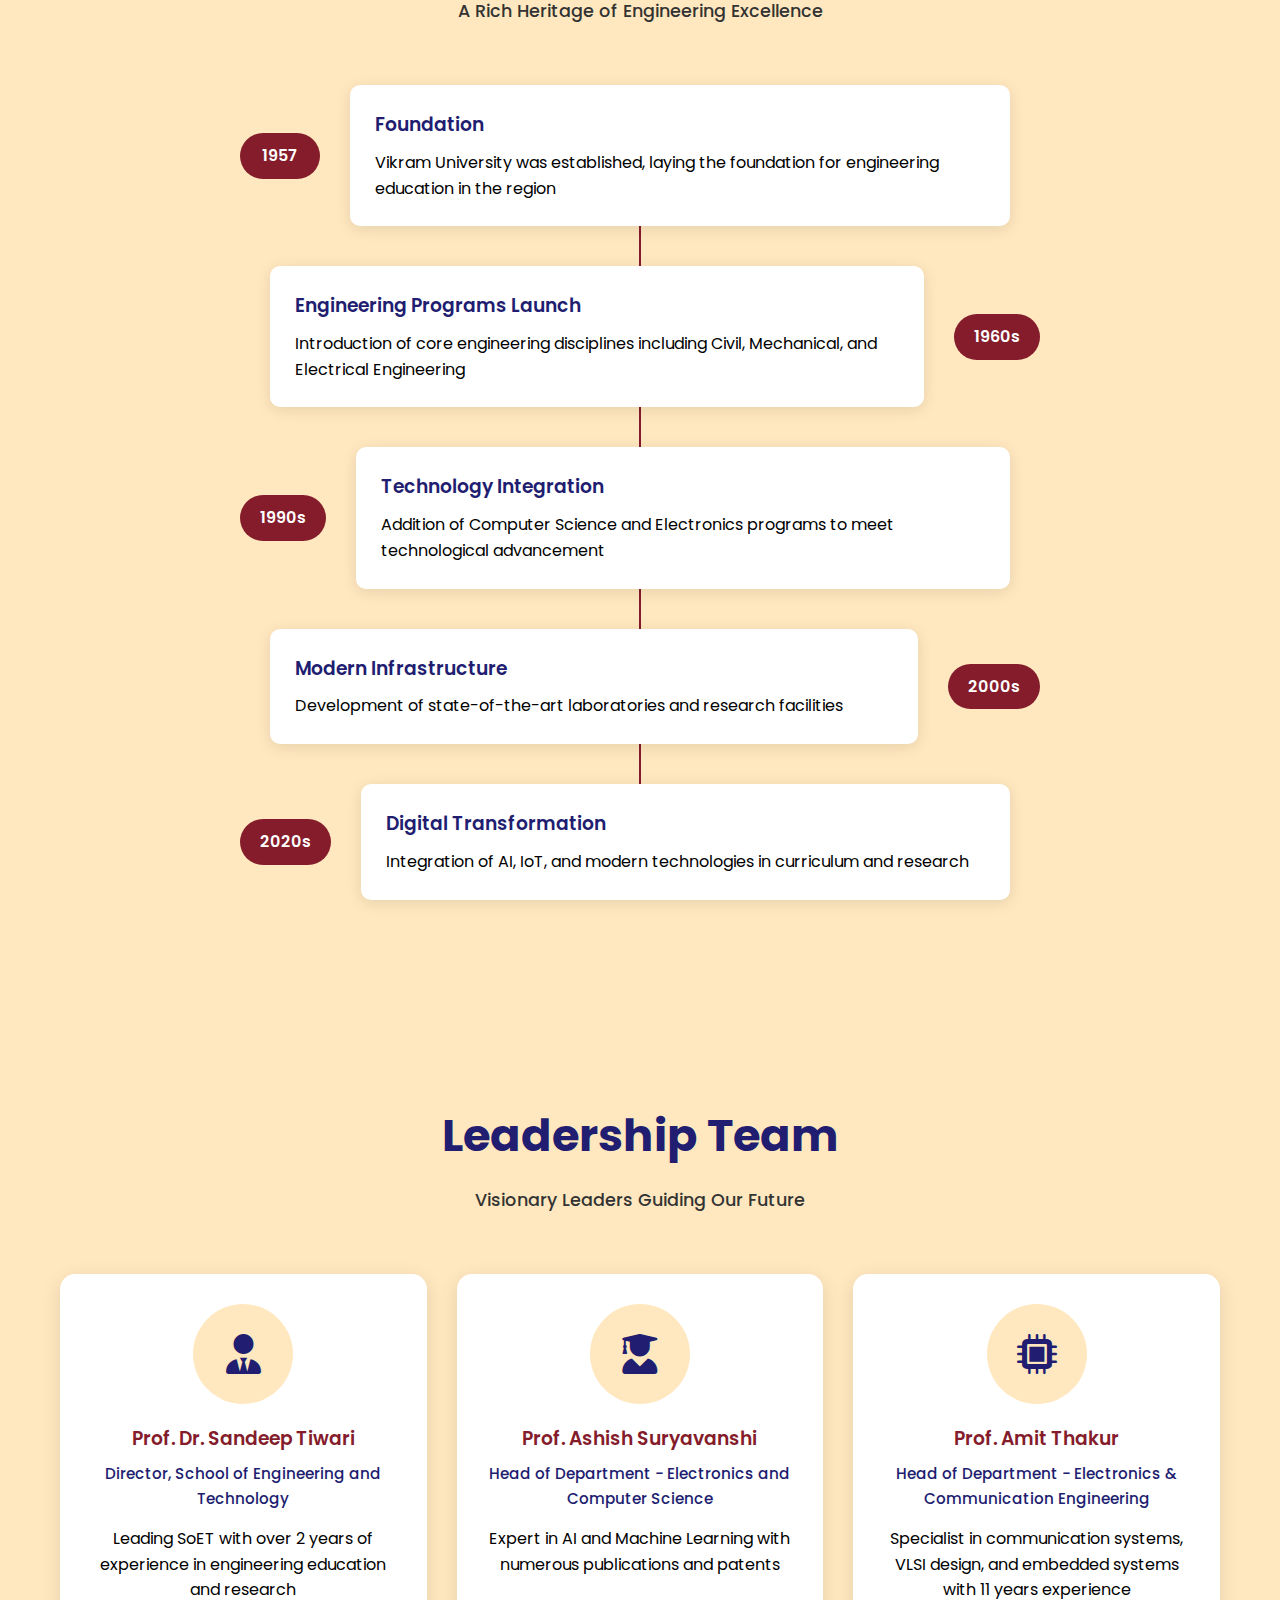
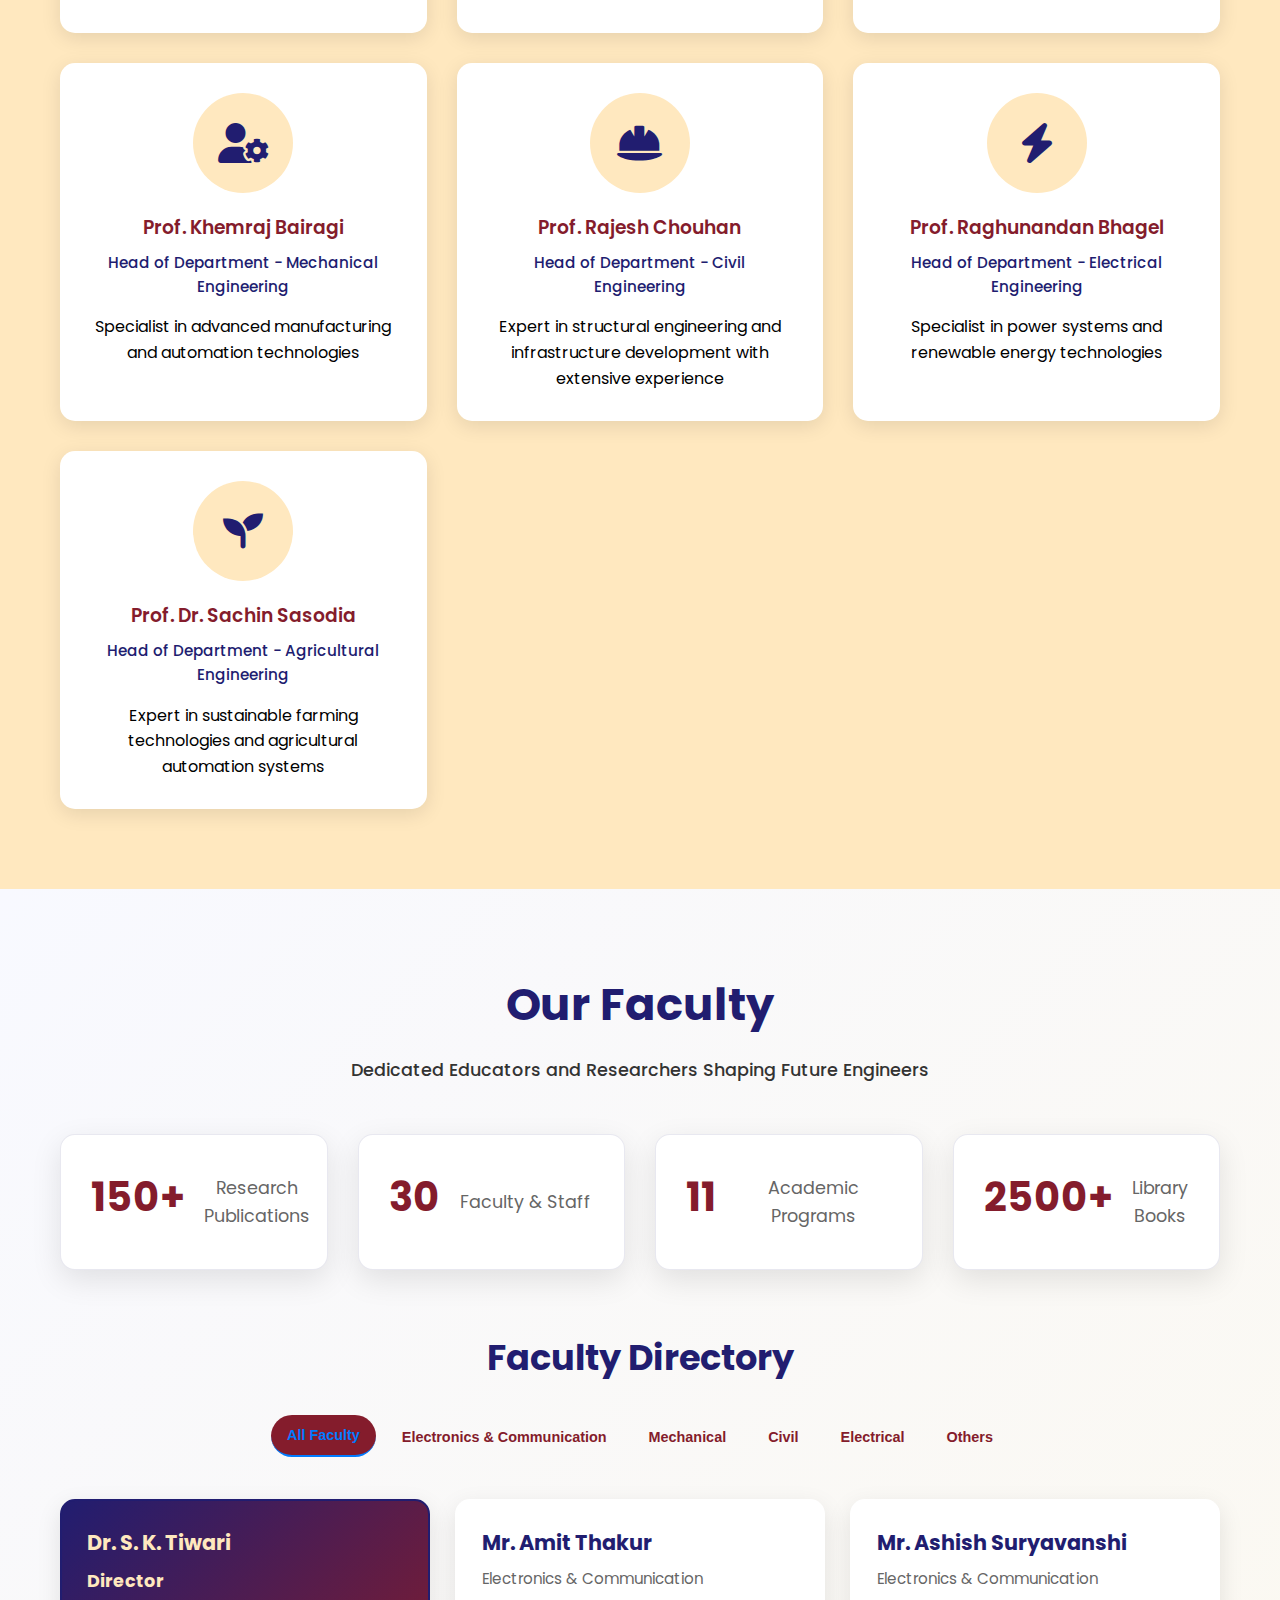
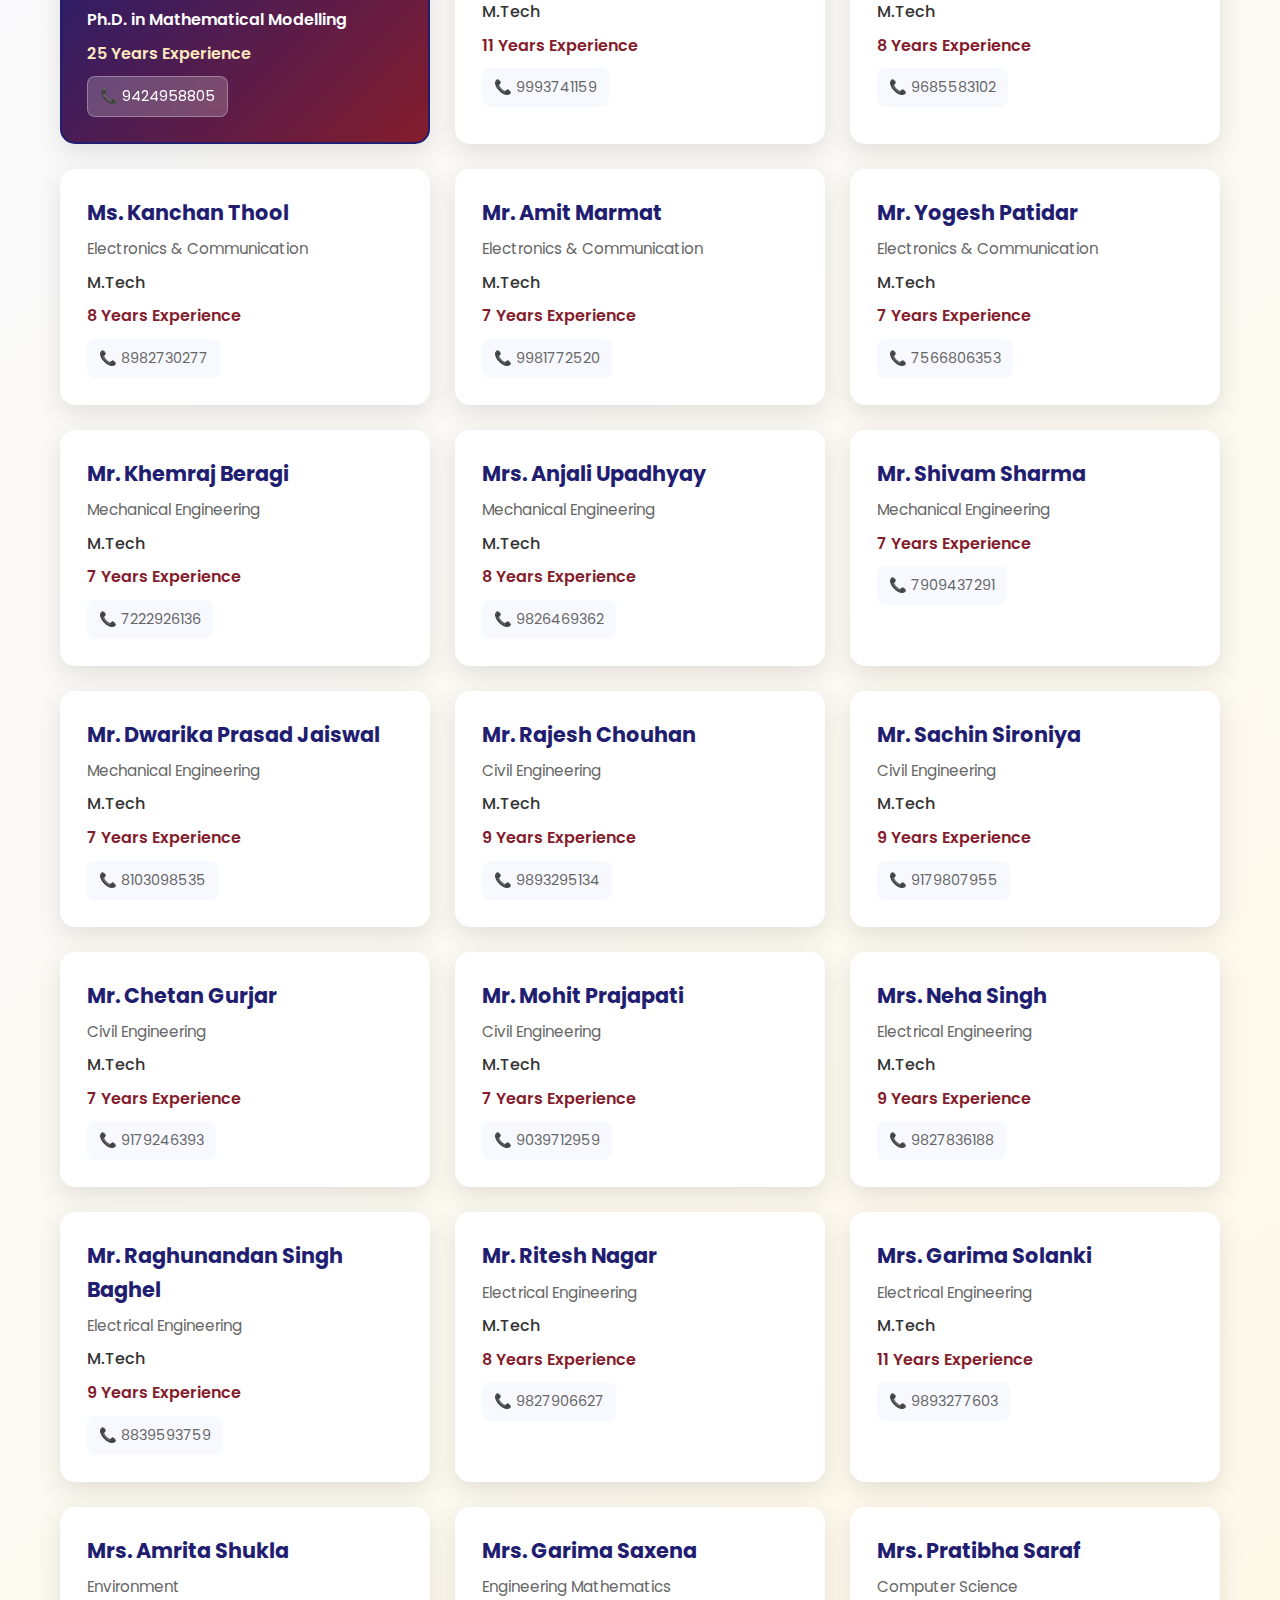
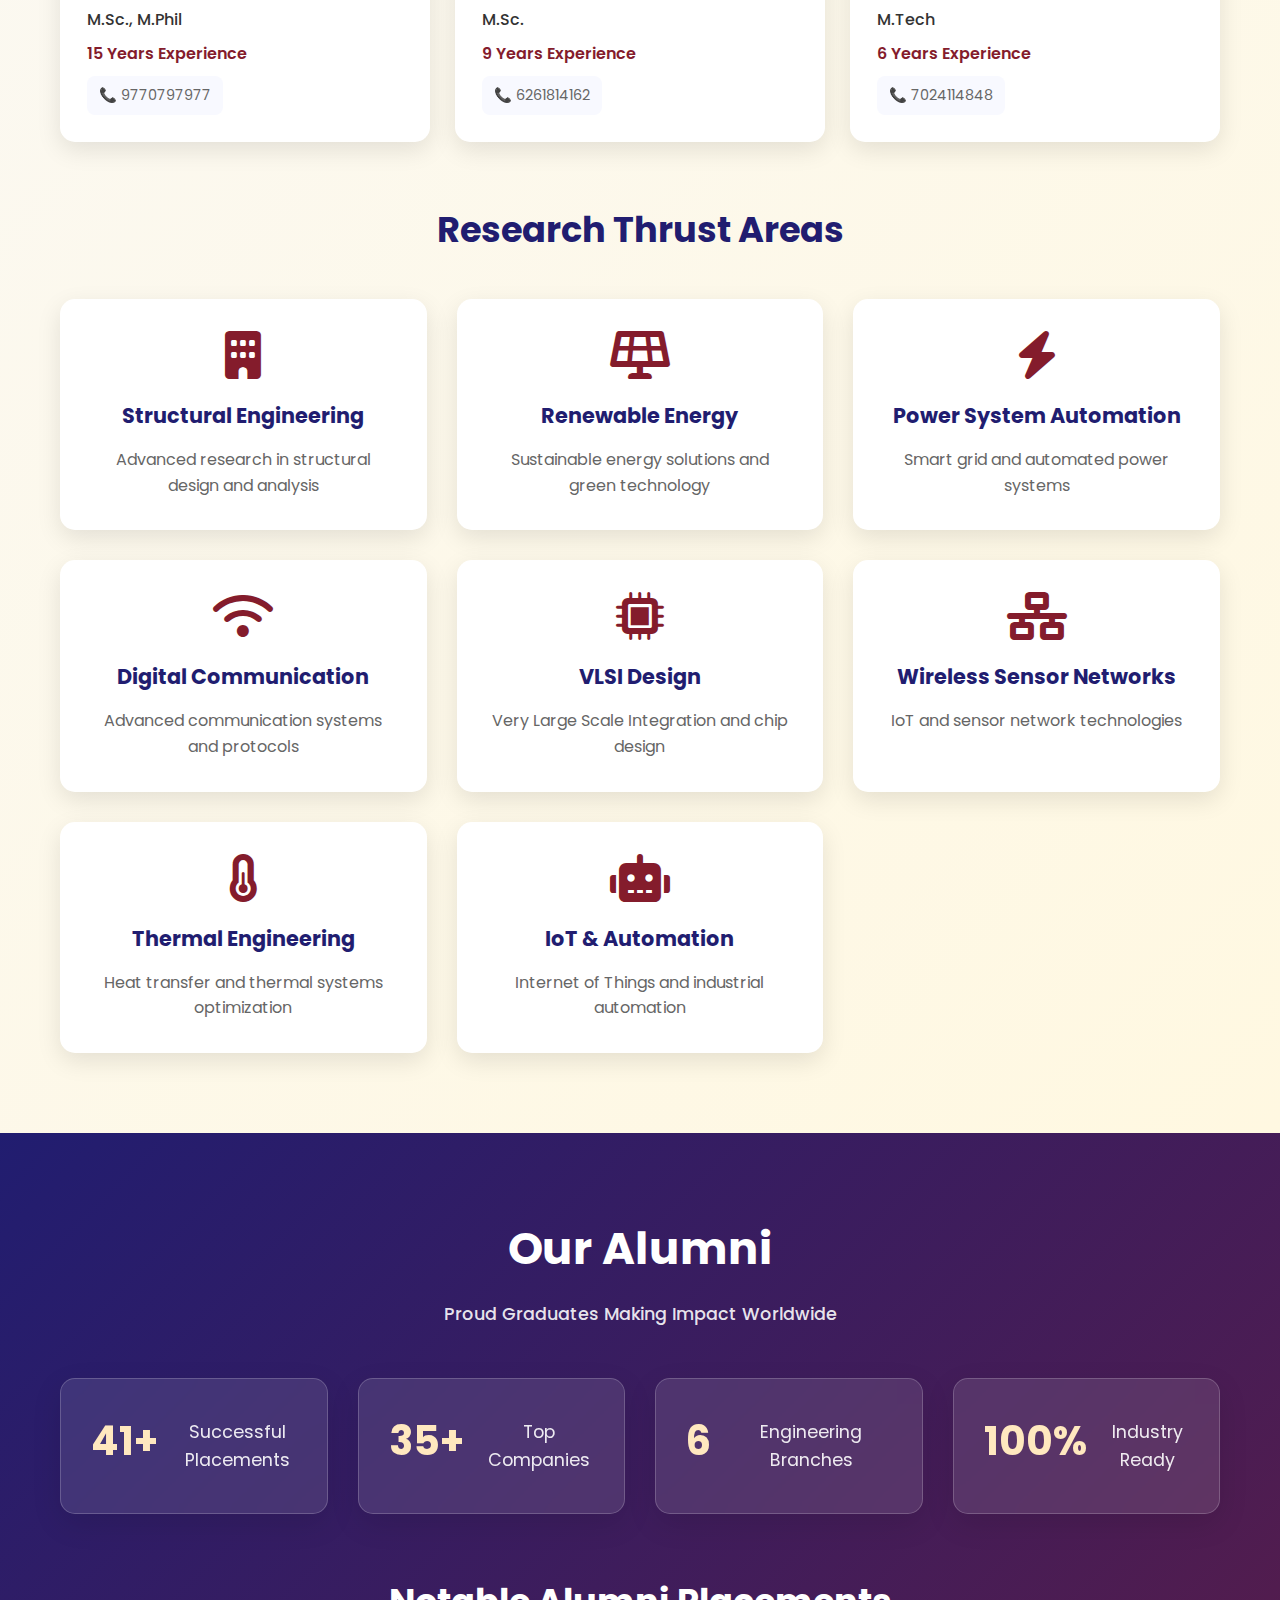
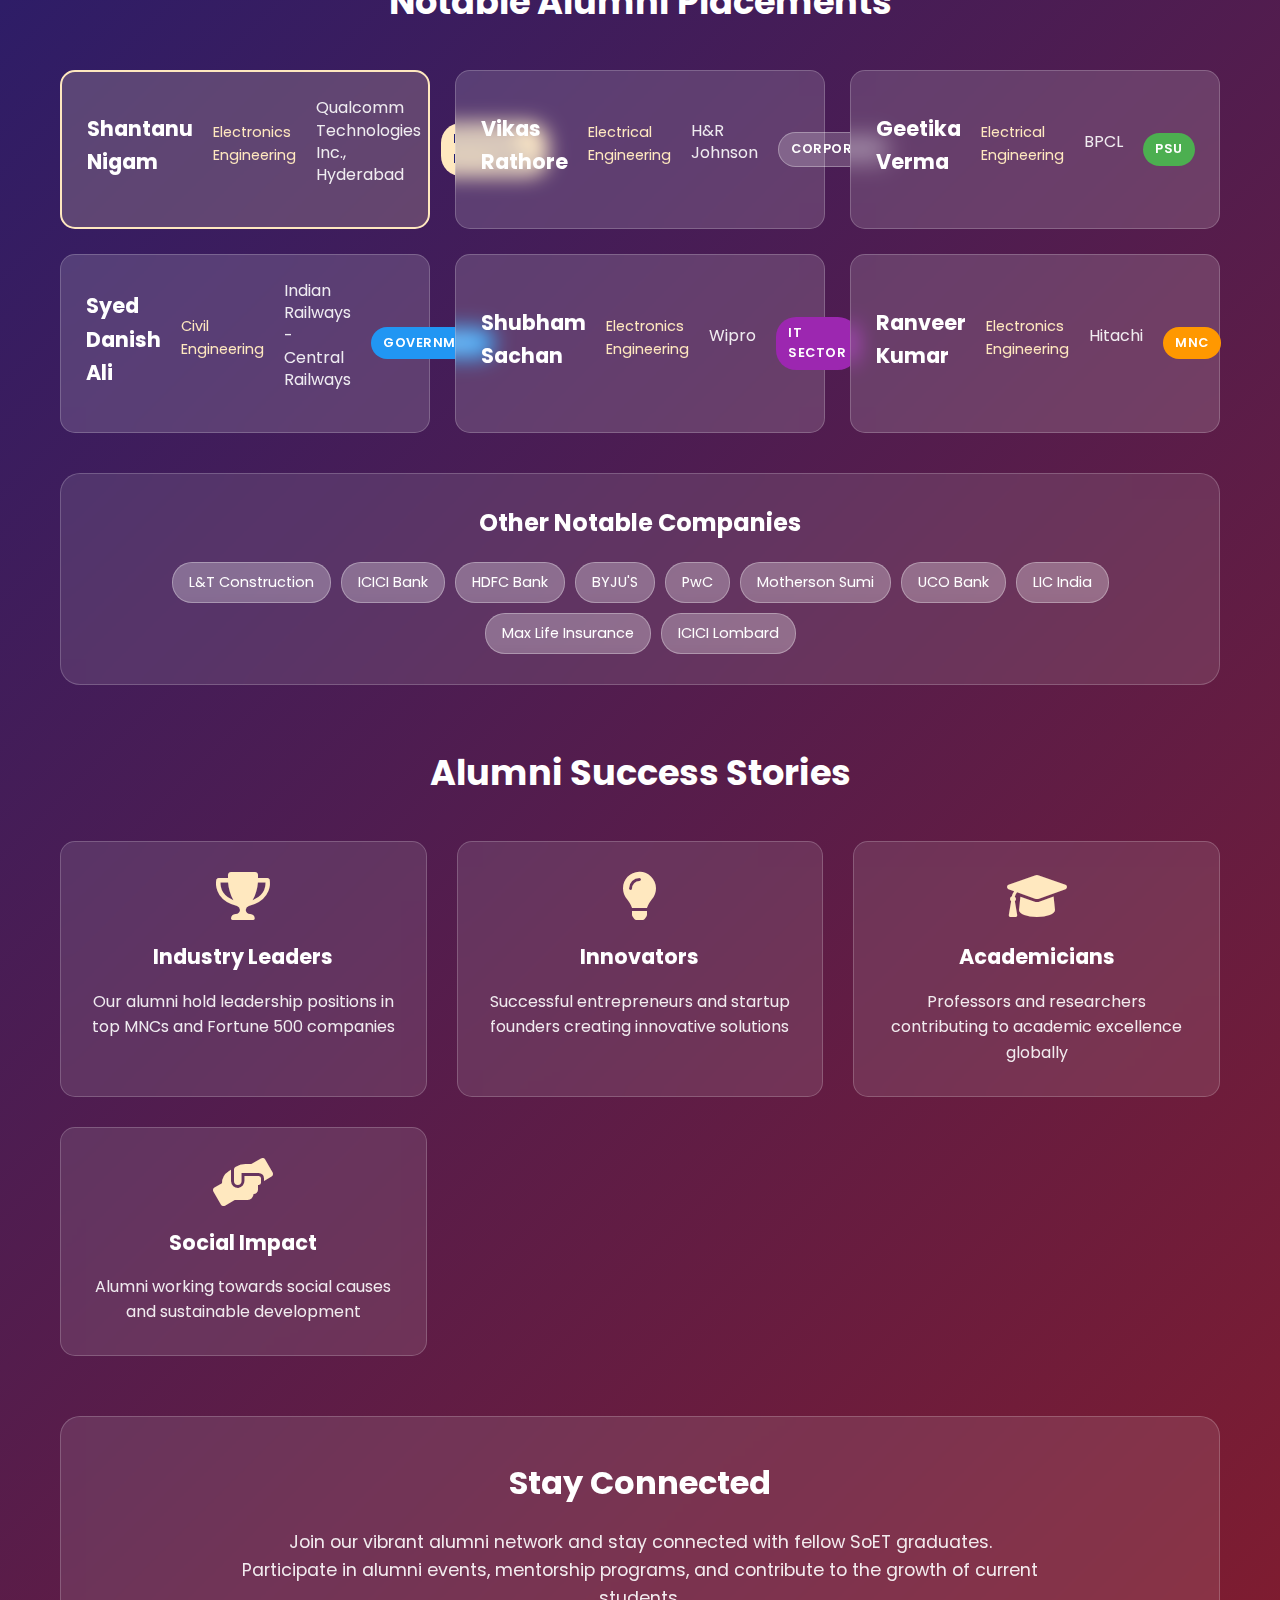
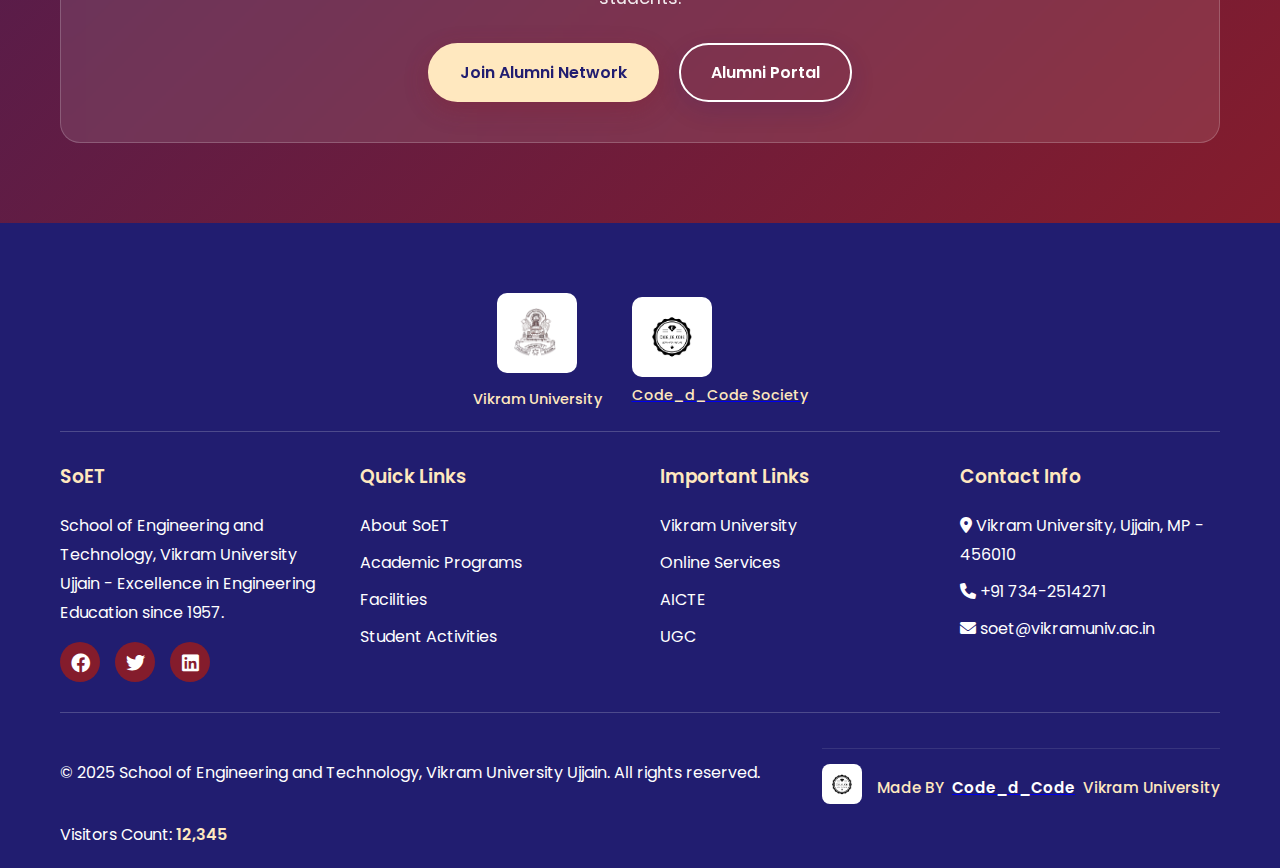
<file: pages/about.html>
<!DOCTYPE html>
<html lang="en">
<head>
    <meta charset="UTF-8">
    <meta name="viewport" content="width=device-width, initial-scale=1.0">
    
    <!-- Primary Meta Tags -->
    <title>About SoET - School of Engineering and Technology | Vikram University Ujjain</title>
    <meta name="title" content="About SoET - School of Engineering and Technology | Vikram University">
    <meta name="description" content="Learn about School of Engineering and Technology (SoET) at Vikram University, Ujjain. Discover our vision, mission, faculty, infrastructure, and commitment to excellence in engineering education.">
    <meta name="keywords" content="About SoET, School of Engineering Technology, Vikram University, Engineering College Ujjain, Technical Education, Engineering Faculty, University Infrastructure">
    <meta name="author" content="School of Engineering and Technology, Vikram University">
    <meta name="robots" content="index, follow">
    <meta name="language" content="English">
    
    <!-- Canonical URL -->
    <link rel="canonical" href="https://soet.vikramuniv.ac.in/about.html">
    
    <!-- Open Graph / Facebook -->
    <meta property="og:type" content="website">
    <meta property="og:url" content="https://soet.vikramuniv.ac.in/about.html">
    <meta property="og:title" content="About SoET - School of Engineering and Technology | Vikram University">
    <meta property="og:description" content="Learn about School of Engineering and Technology (SoET) at Vikram University, Ujjain. Discover our vision, mission, faculty, infrastructure, and commitment to excellence in engineering education.">
    <meta property="og:image" content="https://soet.vikramuniv.ac.in/../assets/images/vikram-university-Photoroom.png">
    <meta property="og:site_name" content="SoET - Vikram University">
    <meta property="og:locale" content="en_IN">
    
    <!-- Twitter -->
    <meta property="twitter:card" content="summary_large_image">
    <meta property="twitter:url" content="https://soet.vikramuniv.ac.in/about.html">
    <meta property="twitter:title" content="About SoET - School of Engineering and Technology | Vikram University">
    <meta property="twitter:description" content="Learn about School of Engineering and Technology (SoET) at Vikram University, Ujjain. Discover our vision, mission, faculty, infrastructure, and commitment to excellence in engineering education.">
    <meta property="twitter:image" content="https://soet.vikramuniv.ac.in/../assets/images/vikram-university-Photoroom.png">
    
    <!-- Favicon -->
    <link rel="icon" type="image/x-icon" href="/favicon.ico">
    <link rel="apple-touch-icon" sizes="180x180" href="/apple-touch-icon.png">
    <link rel="icon" type="image/png" sizes="32x32" href="/favicon-32x32.png">
    <link rel="icon" type="image/png" sizes="16x16" href="/favicon-16x16.png">
    
    <!-- Geo Tags -->
    <meta name="geo.region" content="IN-MP">
    <meta name="geo.placename" content="Ujjain, Madhya Pradesh">
    <meta name="geo.position" content="23.1765;75.7885">
    <meta name="ICBM" content="23.1765, 75.7885">
    
    <link rel="stylesheet" href="../css/styles.css">
    <link href="https://fonts.googleapis.com/css2?family=Poppins:wght@300;400;500;600;700&display=swap" rel="stylesheet">
    <link rel="stylesheet" href="https://cdnjs.cloudflare.com/ajax/libs/font-awesome/6.0.0/css/all.min.css">
</head>
<body>
    <!-- Top Utility Bar -->
    <div class="top-bar">
        <div class="container">
            <div class="top-links">
                <a href="mailto:soet@vikramuniv.ac.in">
                    <i class="fas fa-envelope"></i>
                    soet@vikramuniv.ac.in
                </a>
                <a href="tel:+91-734-2521039">
                    <i class="fas fa-phone"></i>
                    +91-734-2521039
                </a>
            </div>
            <div class="utility-actions">
                <a href="announcements.html" class="announcements-btn">
                    <i class="fas fa-bullhorn"></i>
                    Announcements
                </a>
                <a href="syllabus.html" class="syllabus-btn">
                    <i class="fas fa-book-open"></i>
                    Syllabus
                </a>
            </div>
        </div>
    </div>

    <!-- Header -->
    <header class="header">
        <div class="container">
            <div class="logo-section">
                <img src="../assets/images/vikram-university-Photoroom.png" alt="Vikram University Logo" class="logo">
                <div class="title-section">
                    <h1>SoET</h1>
                    <p>School of Engineering and Technology</p>
                    <span>Vikram University, Ujjain</span>
                </div>
            </div>
            <nav class="nav">
                <ul>
                    <li><a href="../index.html">Home</a></li>
                    <li><a href="about.html" class="active">About</a></li>
                    <li><a href="academics.html">Academics</a></li>
                    <li><a href="facilities.html">Facilities</a></li>
                    <li><a href="activities.html">Activities</a></li>
                    <li><a href="contact.html">Contact</a></li>
                    <li><a href="https://vikram.mponline.gov.in/Portal/Services/VIKRAM/Entrance/UTD/Admission_Entrance_Form.aspx" target="_blank" class="admission-btn">Admission</a></li>
                </ul>
                <div class="mobile-menu-toggle">
                    <i class="fas fa-bars"></i>
                </div>
            </nav>
        </div>
    </header>

    <!-- Page Header -->
    <section class="page-header">
        <div class="container">
            <h1>About SoET</h1>
            <p>Building Tomorrow's Engineers Today</p>
            <nav class="breadcrumb">
                <a href="../index.html">Home</a> <span>/</span> About
            </nav>
        </div>
    </section>

    <!-- About Section -->
    <section class="about">
        <div class="container">
            <div class="about-content">
                <div class="about-text">
                    <h2>Our Legacy</h2>
                    <p>School of Engineering & Technology (SoET) is a University Teaching Department of Vikram University Ujjain established in 2011 under the faculty of Engineering. The institute provides technical education leading to the undergraduate degree of B.Tech. and the postgraduate degree of M.Tech.</p>
                    
                    <p>The courses offered are sanctioned by the AICTE and the Department of Technical Education of the Government of Madhya Pradesh, and the institute is affiliated with Vikram University in Ujjain. We are committed to ensuring that each student emerges as a valuable asset to themselves, their families, the college, society, and the nation as a whole.</p>
                    
                    <h3>Our Vision</h3>
                    <p>Basic philosophy of the Institute is to develop the technical culture through its programs by imparting the quality technical education of dynamic knowledge and practical skills to the students.</p>
                    
                    <h3>Our Mission</h3>
                    <p>Institute will mainly emphasize towards personality of students to enter the engineering profession and to develop quality of leadership and provide the social and moral values and pride for national heritage. SoET endeavors to produce top quality of technical professionals and provide them right platform for building engineers to acquire the knowledge in leading edge industries.</p>
                    
                    <h3>Core Values</h3>
                    <ul class="values-list">
                        <li><i class="fas fa-check-circle"></i> <strong>Quality Education:</strong> Dynamic knowledge and practical skills development</li>
                        <li><i class="fas fa-check-circle"></i> <strong>Leadership:</strong> Developing quality leadership among students</li>
                        <li><i class="fas fa-check-circle"></i> <strong>Social Values:</strong> Instilling social and moral values</li>
                        <li><i class="fas fa-check-circle"></i> <strong>National Heritage:</strong> Pride for national heritage and culture</li>
                        <li><i class="fas fa-check-circle"></i> <strong>Professional Excellence:</strong> Producing top quality technical professionals</li>
                    </ul>
                </div>
                <div class="about-image">
                    <img src="../assets/images/College Pics/College/IMG-20241226-WA0009.jpg" alt="SoET Campus">
                    <div class="image-caption">
                        <p>SoET Campus - Where Innovation Meets Excellence since 2011</p>
                    </div>
                </div>
            </div>
        </div>
    </section>

    <!-- Highlights Section -->
    <section class="highlights-section">
        <div class="container">
            <div class="section-header">
                <h2>Why Choose SoET?</h2>
                <p>Excellence in Every Aspect of Engineering Education</p>
            </div>
            <div class="why-choose-cards">
                <div class="why-choose-card">
                    <div class="card-icon">
                        <i class="fas fa-award"></i>
                    </div>
                    <div class="card-content">
                        <h4>AICTE Approved</h4>
                        <p>All our programs are approved by the All India Council for Technical Education (AICTE), ensuring quality and recognition.</p>
                        <div class="card-highlight">Nationally Recognized</div>
                    </div>
                </div>
                
                <div class="why-choose-card">
                    <div class="card-icon">
                        <i class="fas fa-graduation-cap"></i>
                    </div>
                    <div class="card-content">
                        <h4>Quality Education</h4>
                        <p>Industry-relevant curriculum designed to meet global engineering standards with practical learning approach.</p>
                        <div class="card-highlight">Global Standards</div>
                    </div>
                </div>
                
                <div class="why-choose-card">
                    <div class="card-icon">
                        <i class="fas fa-users"></i>
                    </div>
                    <div class="card-content">
                        <h4>Experienced Faculty</h4>
                        <p>22 qualified professors and 7 dedicated staff members committed to student success and academic excellence.</p>
                        <div class="card-highlight">30 Expert Team</div>
                    </div>
                </div>
                
                <div class="why-choose-card">
                    <div class="card-icon">
                        <i class="fas fa-flask"></i>
                    </div>
                    <div class="card-content">
                        <h4>Research Focus</h4>
                        <p>Strong emphasis on research and development in emerging technologies like AI, IoT, and renewable energy.</p>
                        <div class="card-highlight">Innovation Hub</div>
                    </div>
                </div>
                
                <div class="why-choose-card">
                    <div class="card-icon">
                        <i class="fas fa-handshake"></i>
                    </div>
                    <div class="card-content">
                        <h4>Industry Partnerships</h4>
                        <p>Collaborations with leading industries for internships, projects, and practical exposure to real-world challenges.</p>
                        <div class="card-highlight">25+ Partners</div>
                    </div>
                </div>
                
                <div class="why-choose-card">
                    <div class="card-icon">
                        <i class="fas fa-cogs"></i>
                    </div>
                    <div class="card-content">
                        <h4>Modern Infrastructure</h4>
                        <p>State-of-the-art laboratories, well-equipped workshops, and modern facilities for comprehensive learning.</p>
                        <div class="card-highlight">Latest Technology</div>
                    </div>
                </div>
            </div>
        </div>
    </section>

    <!-- History Section -->
    <section class="history-section">
        <div class="container">
            <div class="section-header">
                <h2>Our Journey</h2>
                <p>A Rich Heritage of Engineering Excellence</p>
            </div>
            <div class="timeline">
                <div class="timeline-item">
                    <div class="timeline-year">1957</div>
                    <div class="timeline-content">
                        <h3>Foundation</h3>
                        <p>Vikram University was established, laying the foundation for engineering education in the region</p>
                    </div>
                </div>
                <div class="timeline-item">
                    <div class="timeline-year">1960s</div>
                    <div class="timeline-content">
                        <h3>Engineering Programs Launch</h3>
                        <p>Introduction of core engineering disciplines including Civil, Mechanical, and Electrical Engineering</p>
                    </div>
                </div>
                <div class="timeline-item">
                    <div class="timeline-year">1990s</div>
                    <div class="timeline-content">
                        <h3>Technology Integration</h3>
                        <p>Addition of Computer Science and Electronics programs to meet technological advancement</p>
                    </div>
                </div>
                <div class="timeline-item">
                    <div class="timeline-year">2000s</div>
                    <div class="timeline-content">
                        <h3>Modern Infrastructure</h3>
                        <p>Development of state-of-the-art laboratories and research facilities</p>
                    </div>
                </div>
                <div class="timeline-item">
                    <div class="timeline-year">2020s</div>
                    <div class="timeline-content">
                        <h3>Digital Transformation</h3>
                        <p>Integration of AI, IoT, and modern technologies in curriculum and research</p>
                    </div>
                </div>
            </div>
        </div>
    </section>

    <!-- Leadership Section -->
    <section class="leadership-section">
        <div class="container">
            <div class="section-header">
                <h2>Leadership Team</h2>
                <p>Visionary Leaders Guiding Our Future</p>
            </div>
            <div class="leadership-grid">
                <div class="leader-card">
                    <div class="leader-image">
                        <i class="fas fa-user-tie"></i>
                    </div>
                    <h3>Prof. Dr. Sandeep Tiwari</h3>
                    <p class="designation">Director, School of Engineering and Technology</p>
                    <p>Leading SoET with over 2 years of experience in engineering education and research</p>
                </div>
                <div class="leader-card">
                    <div class="leader-image">
                        <i class="fas fa-user-graduate"></i>
                    </div>
                    <h3>Prof. Ashish Suryavanshi</h3>
                    <p class="designation">Head of Department - Electronics and Computer Science</p>
                    <p>Expert in AI and Machine Learning with numerous publications and patents</p>
                </div>
                <div class="leader-card">
                    <div class="leader-image">
                        <i class="fas fa-microchip"></i>
                    </div>
                    <h3>Prof. Amit Thakur</h3>
                    <p class="designation">Head of Department - Electronics & Communication Engineering</p>
                    <p>Specialist in communication systems, VLSI design, and embedded systems with 11 years experience</p>
                </div>
                <div class="leader-card">
                    <div class="leader-image">
                        <i class="fas fa-user-cog"></i>
                    </div>
                    <h3>Prof. Khemraj Bairagi</h3>
                    <p class="designation">Head of Department - Mechanical Engineering</p>
                    <p>Specialist in advanced manufacturing and automation technologies</p>
                </div>
                <div class="leader-card">
                    <div class="leader-image">
                        <i class="fas fa-hard-hat"></i>
                    </div>
                    <h3>Prof. Rajesh Chouhan</h3>
                    <p class="designation">Head of Department - Civil Engineering</p>
                    <p>Expert in structural engineering and infrastructure development with extensive experience</p>
                </div>
                <div class="leader-card">
                    <div class="leader-image">
                        <i class="fas fa-bolt"></i>
                    </div>
                    <h3>Prof. Raghunandan Bhagel</h3>
                    <p class="designation">Head of Department - Electrical Engineering</p>
                    <p>Specialist in power systems and renewable energy technologies</p>
                </div>
                <div class="leader-card">
                    <div class="leader-image">
                        <i class="fas fa-seedling"></i>
                    </div>
                    <h3>Prof. Dr. Sachin Sasodia</h3>
                    <p class="designation">Head of Department - Agricultural Engineering</p>
                    <p>Expert in sustainable farming technologies and agricultural automation systems</p>
                </div>
            </div>
        </div>
    </section>

    <!-- Faculty Section -->
    <section id="faculty" class="faculty-section">
        <div class="container">
            <div class="section-header">
                <h2>Our Faculty</h2>
                <p>Dedicated Educators and Researchers Shaping Future Engineers</p>
            </div>
            <div class="faculty-overview">
                <div class="faculty-stats">
                    <div class="stat-card">
                        <h3>150+</h3>
                        <p>Research Publications</p>
                    </div>
                    <div class="stat-card">
                        <h3>30</h3>
                        <p>Faculty & Staff</p>
                    </div>
                    <div class="stat-card">
                        <h3>11</h3>
                        <p>Academic Programs</p>
                    </div>
                    <div class="stat-card">
                        <h3>2500+</h3>
                        <p>Library Books</p>
                    </div>
                </div>
            </div>
            
            <!-- Faculty Details -->
            <div class="faculty-details">
                <h3>Faculty Directory</h3>
                <div class="faculty-tabs">
                    <button class="tab-btn active" onclick="showDepartment('all')">All Faculty</button>
                    <button class="tab-btn" onclick="showDepartment('ece')">Electronics & Communication</button>
                    <button class="tab-btn" onclick="showDepartment('mechanical')">Mechanical</button>
                    <button class="tab-btn" onclick="showDepartment('civil')">Civil</button>
                    <button class="tab-btn" onclick="showDepartment('electrical')">Electrical</button>
                    <button class="tab-btn" onclick="showDepartment('others')">Others</button>
                </div>
                
                <div class="faculty-grid" id="faculty-grid">
                    <!-- Director -->
                    <div class="faculty-card director" data-dept="director">
                        <div class="faculty-info">
                            <h4>Dr. S. K. Tiwari</h4>
                            <p class="designation">Director</p>
                            <p class="qualification">Ph.D. in Mathematical Modelling</p>
                            <p class="experience">25 Years Experience</p>
                            <p class="contact">📞 9424958805</p>
                        </div>
                    </div>
                    
                    <!-- ECE Faculty -->
                    <div class="faculty-card" data-dept="ece">
                        <div class="faculty-info">
                            <h4>Mr. Amit Thakur</h4>
                            <p class="department">Electronics & Communication</p>
                            <p class="qualification">M.Tech</p>
                            <p class="experience">11 Years Experience</p>
                            <p class="contact">📞 9993741159</p>
                        </div>
                    </div>
                    
                    <div class="faculty-card" data-dept="ece">
                        <div class="faculty-info">
                            <h4>Mr. Ashish Suryavanshi</h4>
                            <p class="department">Electronics & Communication</p>
                            <p class="qualification">M.Tech</p>
                            <p class="experience">8 Years Experience</p>
                            <p class="contact">📞 9685583102</p>
                        </div>
                    </div>
                    
                    <div class="faculty-card" data-dept="ece">
                        <div class="faculty-info">
                            <h4>Ms. Kanchan Thool</h4>
                            <p class="department">Electronics & Communication</p>
                            <p class="qualification">M.Tech</p>
                            <p class="experience">8 Years Experience</p>
                            <p class="contact">📞 8982730277</p>
                        </div>
                    </div>
                    
                    <div class="faculty-card" data-dept="ece">
                        <div class="faculty-info">
                            <h4>Mr. Amit Marmat</h4>
                            <p class="department">Electronics & Communication</p>
                            <p class="qualification">M.Tech</p>
                            <p class="experience">7 Years Experience</p>
                            <p class="contact">📞 9981772520</p>
                        </div>
                    </div>
                    
                    <div class="faculty-card" data-dept="ece">
                        <div class="faculty-info">
                            <h4>Mr. Yogesh Patidar</h4>
                            <p class="department">Electronics & Communication</p>
                            <p class="qualification">M.Tech</p>
                            <p class="experience">7 Years Experience</p>
                            <p class="contact">📞 7566806353</p>
                        </div>
                    </div>
                    
                    <!-- Mechanical Faculty -->
                    <div class="faculty-card" data-dept="mechanical">
                        <div class="faculty-info">
                            <h4>Mr. Khemraj Beragi</h4>
                            <p class="department">Mechanical Engineering</p>
                            <p class="qualification">M.Tech</p>
                            <p class="experience">7 Years Experience</p>
                            <p class="contact">📞 7222926136</p>
                        </div>
                    </div>
                    
                    <div class="faculty-card" data-dept="mechanical">
                        <div class="faculty-info">
                            <h4>Mrs. Anjali Upadhyay</h4>
                            <p class="department">Mechanical Engineering</p>
                            <p class="qualification">M.Tech</p>
                            <p class="experience">8 Years Experience</p>
                            <p class="contact">📞 9826469362</p>
                        </div>
                    </div>
                    
                    <div class="faculty-card" data-dept="mechanical">
                        <div class="faculty-info">
                            <h4>Mr. Shivam Sharma</h4>
                            <p class="department">Mechanical Engineering</p>
                            <p class="experience">7 Years Experience</p>
                            <p class="contact">📞 7909437291</p>
                        </div>
                    </div>
                    
                    <div class="faculty-card" data-dept="mechanical">
                        <div class="faculty-info">
                            <h4>Mr. Dwarika Prasad Jaiswal</h4>
                            <p class="department">Mechanical Engineering</p>
                            <p class="qualification">M.Tech</p>
                            <p class="experience">7 Years Experience</p>
                            <p class="contact">📞 8103098535</p>
                        </div>
                    </div>
                    
                    <!-- Civil Faculty -->
                    <div class="faculty-card" data-dept="civil">
                        <div class="faculty-info">
                            <h4>Mr. Rajesh Chouhan</h4>
                            <p class="department">Civil Engineering</p>
                            <p class="qualification">M.Tech</p>
                            <p class="experience">9 Years Experience</p>
                            <p class="contact">📞 9893295134</p>
                        </div>
                    </div>
                    
                    <div class="faculty-card" data-dept="civil">
                        <div class="faculty-info">
                            <h4>Mr. Sachin Sironiya</h4>
                            <p class="department">Civil Engineering</p>
                            <p class="qualification">M.Tech</p>
                            <p class="experience">9 Years Experience</p>
                            <p class="contact">📞 9179807955</p>
                        </div>
                    </div>
                    
                    <div class="faculty-card" data-dept="civil">
                        <div class="faculty-info">
                            <h4>Mr. Chetan Gurjar</h4>
                            <p class="department">Civil Engineering</p>
                            <p class="qualification">M.Tech</p>
                            <p class="experience">7 Years Experience</p>
                            <p class="contact">📞 9179246393</p>
                        </div>
                    </div>
                    
                    <div class="faculty-card" data-dept="civil">
                        <div class="faculty-info">
                            <h4>Mr. Mohit Prajapati</h4>
                            <p class="department">Civil Engineering</p>
                            <p class="qualification">M.Tech</p>
                            <p class="experience">7 Years Experience</p>
                            <p class="contact">📞 9039712959</p>
                        </div>
                    </div>
                    
                    <!-- Electrical Faculty -->
                    <div class="faculty-card" data-dept="electrical">
                        <div class="faculty-info">
                            <h4>Mrs. Neha Singh</h4>
                            <p class="department">Electrical Engineering</p>
                            <p class="qualification">M.Tech</p>
                            <p class="experience">9 Years Experience</p>
                            <p class="contact">📞 9827836188</p>
                        </div>
                    </div>
                    
                    <div class="faculty-card" data-dept="electrical">
                        <div class="faculty-info">
                            <h4>Mr. Raghunandan Singh Baghel</h4>
                            <p class="department">Electrical Engineering</p>
                            <p class="qualification">M.Tech</p>
                            <p class="experience">9 Years Experience</p>
                            <p class="contact">📞 8839593759</p>
                        </div>
                    </div>
                    
                    <div class="faculty-card" data-dept="electrical">
                        <div class="faculty-info">
                            <h4>Mr. Ritesh Nagar</h4>
                            <p class="department">Electrical Engineering</p>
                            <p class="qualification">M.Tech</p>
                            <p class="experience">8 Years Experience</p>
                            <p class="contact">📞 9827906627</p>
                        </div>
                    </div>
                    
                    <div class="faculty-card" data-dept="electrical">
                        <div class="faculty-info">
                            <h4>Mrs. Garima Solanki</h4>
                            <p class="department">Electrical Engineering</p>
                            <p class="qualification">M.Tech</p>
                            <p class="experience">11 Years Experience</p>
                            <p class="contact">📞 9893277603</p>
                        </div>
                    </div>
                    
                    <!-- Other Faculty -->
                    <div class="faculty-card" data-dept="others">
                        <div class="faculty-info">
                            <h4>Mrs. Amrita Shukla</h4>
                            <p class="department">Environment</p>
                            <p class="qualification">M.Sc., M.Phil</p>
                            <p class="experience">15 Years Experience</p>
                            <p class="contact">📞 9770797977</p>
                        </div>
                    </div>
                    
                    <div class="faculty-card" data-dept="others">
                        <div class="faculty-info">
                            <h4>Mrs. Garima Saxena</h4>
                            <p class="department">Engineering Mathematics</p>
                            <p class="qualification">M.Sc.</p>
                            <p class="experience">9 Years Experience</p>
                            <p class="contact">📞 6261814162</p>
                        </div>
                    </div>
                    
                    <div class="faculty-card" data-dept="others">
                        <div class="faculty-info">
                            <h4>Mrs. Pratibha Saraf</h4>
                            <p class="department">Computer Science</p>
                            <p class="qualification">M.Tech</p>
                            <p class="experience">6 Years Experience</p>
                            <p class="contact">📞 7024114848</p>
                        </div>
                    </div>
                </div>
            </div>
            
            <div class="research-areas">
                <h3>Research Thrust Areas</h3>
                <div class="research-grid">
                    <div class="research-item">
                        <i class="fas fa-building"></i>
                        <h4>Structural Engineering</h4>
                        <p>Advanced research in structural design and analysis</p>
                    </div>
                    <div class="research-item">
                        <i class="fas fa-solar-panel"></i>
                        <h4>Renewable Energy</h4>
                        <p>Sustainable energy solutions and green technology</p>
                    </div>
                    <div class="research-item">
                        <i class="fas fa-bolt"></i>
                        <h4>Power System Automation</h4>
                        <p>Smart grid and automated power systems</p>
                    </div>
                    <div class="research-item">
                        <i class="fas fa-wifi"></i>
                        <h4>Digital Communication</h4>
                        <p>Advanced communication systems and protocols</p>
                    </div>
                    <div class="research-item">
                        <i class="fas fa-microchip"></i>
                        <h4>VLSI Design</h4>
                        <p>Very Large Scale Integration and chip design</p>
                    </div>
                    <div class="research-item">
                        <i class="fas fa-network-wired"></i>
                        <h4>Wireless Sensor Networks</h4>
                        <p>IoT and sensor network technologies</p>
                    </div>
                    <div class="research-item">
                        <i class="fas fa-thermometer-half"></i>
                        <h4>Thermal Engineering</h4>
                        <p>Heat transfer and thermal systems optimization</p>
                    </div>
                    <div class="research-item">
                        <i class="fas fa-robot"></i>
                        <h4>IoT & Automation</h4>
                        <p>Internet of Things and industrial automation</p>
                    </div>
                </div>
            </div>
        </div>
    </section>

    <!-- Alumni Section -->
    <section id="alumni" class="alumni-section">
        <div class="container">
            <div class="section-header">
                <h2>Our Alumni</h2>
                <p>Proud Graduates Making Impact Worldwide</p>
            </div>
            <div class="alumni-overview">
                <div class="alumni-stats">
                    <div class="stat-card">
                        <h3>41+</h3>
                        <p>Successful Placements</p>
                    </div>
                    <div class="stat-card">
                        <h3>35+</h3>
                        <p>Top Companies</p>
                    </div>
                    <div class="stat-card">
                        <h3>6</h3>
                        <p>Engineering Branches</p>
                    </div>
                    <div class="stat-card">
                        <h3>100%</h3>
                        <p>Industry Ready</p>
                    </div>
                </div>
            </div>
            
            <!-- Notable Placements -->
            <div class="notable-placements">
                <h3>Notable Alumni Placements</h3>
                <div class="placements-grid">
                    <div class="placement-card highlight">
                        <h4>Shantanu Nigam</h4>
                        <p class="branch">Electronics Engineering</p>
                        <p class="company">Qualcomm Technologies Inc., Hyderabad</p>
                        <span class="company-tag premium">Premium Placement</span>
                    </div>
                    
                    <div class="placement-card">
                        <h4>Vikas Rathore</h4>
                        <p class="branch">Electrical Engineering</p>
                        <p class="company">H&R Johnson</p>
                        <span class="company-tag corporate">Corporate</span>
                    </div>
                    
                    <div class="placement-card">
                        <h4>Geetika Verma</h4>
                        <p class="branch">Electrical Engineering</p>
                        <p class="company">BPCL</p>
                        <span class="company-tag psu">PSU</span>
                    </div>
                    
                    <div class="placement-card">
                        <h4>Syed Danish Ali</h4>
                        <p class="branch">Civil Engineering</p>
                        <p class="company">Indian Railways - Central Railways</p>
                        <span class="company-tag government">Government</span>
                    </div>
                    
                    <div class="placement-card">
                        <h4>Shubham Sachan</h4>
                        <p class="branch">Electronics Engineering</p>
                        <p class="company">Wipro</p>
                        <span class="company-tag it">IT Sector</span>
                    </div>
                    
                    <div class="placement-card">
                        <h4>Ranveer Kumar</h4>
                        <p class="branch">Electronics Engineering</p>
                        <p class="company">Hitachi</p>
                        <span class="company-tag multinational">MNC</span>
                    </div>
                </div>
                
                <div class="more-placements">
                    <h4>Other Notable Companies</h4>
                    <div class="companies-list">
                        <span class="company-badge">L&T Construction</span>
                        <span class="company-badge">ICICI Bank</span>
                        <span class="company-badge">HDFC Bank</span>
                        <span class="company-badge">BYJU'S</span>
                        <span class="company-badge">PwC</span>
                        <span class="company-badge">Motherson Sumi</span>
                        <span class="company-badge">UCO Bank</span>
                        <span class="company-badge">LIC India</span>
                        <span class="company-badge">Max Life Insurance</span>
                        <span class="company-badge">ICICI Lombard</span>
                    </div>
                </div>
            </div>
            
            <div class="alumni-achievements">
                <h3>Alumni Success Stories</h3>
                <div class="achievements-grid">
                    <div class="achievement-item">
                        <i class="fas fa-trophy"></i>
                        <h4>Industry Leaders</h4>
                        <p>Our alumni hold leadership positions in top MNCs and Fortune 500 companies</p>
                    </div>
                    <div class="achievement-item">
                        <i class="fas fa-lightbulb"></i>
                        <h4>Innovators</h4>
                        <p>Successful entrepreneurs and startup founders creating innovative solutions</p>
                    </div>
                    <div class="achievement-item">
                        <i class="fas fa-graduation-cap"></i>
                        <h4>Academicians</h4>
                        <p>Professors and researchers contributing to academic excellence globally</p>
                    </div>
                    <div class="achievement-item">
                        <i class="fas fa-hands-helping"></i>
                        <h4>Social Impact</h4>
                        <p>Alumni working towards social causes and sustainable development</p>
                    </div>
                </div>
            </div>
            
            <div class="alumni-network">
                <h3>Stay Connected</h3>
                <p>Join our vibrant alumni network and stay connected with fellow SoET graduates. Participate in alumni events, mentorship programs, and contribute to the growth of current students.</p>
                <div class="alumni-actions">
                    <a href="#" class="btn-primary">Join Alumni Network</a>
                    <a href="#" class="btn-secondary">Alumni Portal</a>
                </div>
            </div>
        </div>
    </section>

    <!-- Footer -->
    <footer class="footer">
        <div class="container">
            <!-- Footer Logos Section -->
            <div class="footer-logos">
                <div class="footer-logo-item">
                    <img src="../assets/images/vikram-university-Photoroom.png" alt="Vikram University Logo" class="footer-logo">
                    <div class="footer-logo-text">Vikram University</div>
                </div>
                <div class="footer-logo-item">
                    <a href="https://www.codedcode.tech" target="_blank">
                        <img src="../assets/images/Code_D_Code Logo.png" alt="Code_d_Code Logo" class="footer-logo">
                        <div class="footer-logo-text">Code_d_Code Society</div>
                    </a>
                </div>
            </div>
            
            <div class="footer-content">
                <div class="footer-section">
                    <h3>SoET</h3>
                    <p>School of Engineering and Technology, Vikram University Ujjain - Excellence in Engineering Education since 1957.</p>
                    <div class="social-links">
                        <a href="https://www.facebook.com/share/12J7Pi4TL3T/" target="_blank"><i class="fab fa-facebook"></i></a>
                        <a href="https://x.com/vuujjain" target="_blank"><i class="fab fa-twitter"></i></a>
                        <a href="https://www.linkedin.com/company/vikramuniversity/" target="_blank"><i class="fab fa-linkedin"></i></a>
                    </div>
                </div>
                <div class="footer-section">
                    <h3>Quick Links</h3>
                    <ul>
                        <li><a href="about.html">About SoET</a></li>
                        <li><a href="academics.html">Academic Programs</a></li>
                        <li><a href="facilities.html">Facilities</a></li>
                        <li><a href="activities.html">Student Activities</a></li>
                    </ul>
                </div>
                <div class="footer-section">
                    <h3>Important Links</h3>
                    <ul>
                        <li><a href="https://vikramuniv.ac.in/" target="_blank">Vikram University</a></li>
                        <li><a href="https://vikram.mponline.gov.in/" target="_blank">Online Services</a></li>
                        <li><a href="https://www.aicte-india.org/" target="_blank">AICTE</a></li>
                        <li><a href="https://www.ugc.ac.in/" target="_blank">UGC</a></li>
                    </ul>
                </div>
                <div class="footer-section">
                    <h3>Contact Info</h3>
                    <p><i class="fas fa-map-marker-alt"></i> Vikram University, Ujjain, MP - 456010</p>
                    <p><i class="fas fa-phone"></i> +91 734-2514271</p>
                    <p><i class="fas fa-envelope"></i> soet@vikramuniv.ac.in</p>
                </div>
            </div>
            <div class="footer-bottom">
                <p>&copy; 2025 School of Engineering and Technology, Vikram University Ujjain. All rights reserved.</p>
                <div class="made-by-section">
                    <a href="https://www.codedcode.tech" target="_blank">
                        <img src="../assets/images/Code_D_Code Logo.png" alt="Code_d_Code Logo" class="code-d-code-logo">
                    </a>
                    <div class="made-by-text">
                        Made BY <a href="https://www.codedcode.tech" target="_blank"><span class="made-by-highlight">Code_d_Code</span></a> Vikram University
                    </div>
                </div>
                <p>Visitors Count: <span id="visitor-count">12,345</span></p>
            </div>
        </div>
    </footer>

    <script src="../js/script.js"></script>
</body>
</html>
</file>
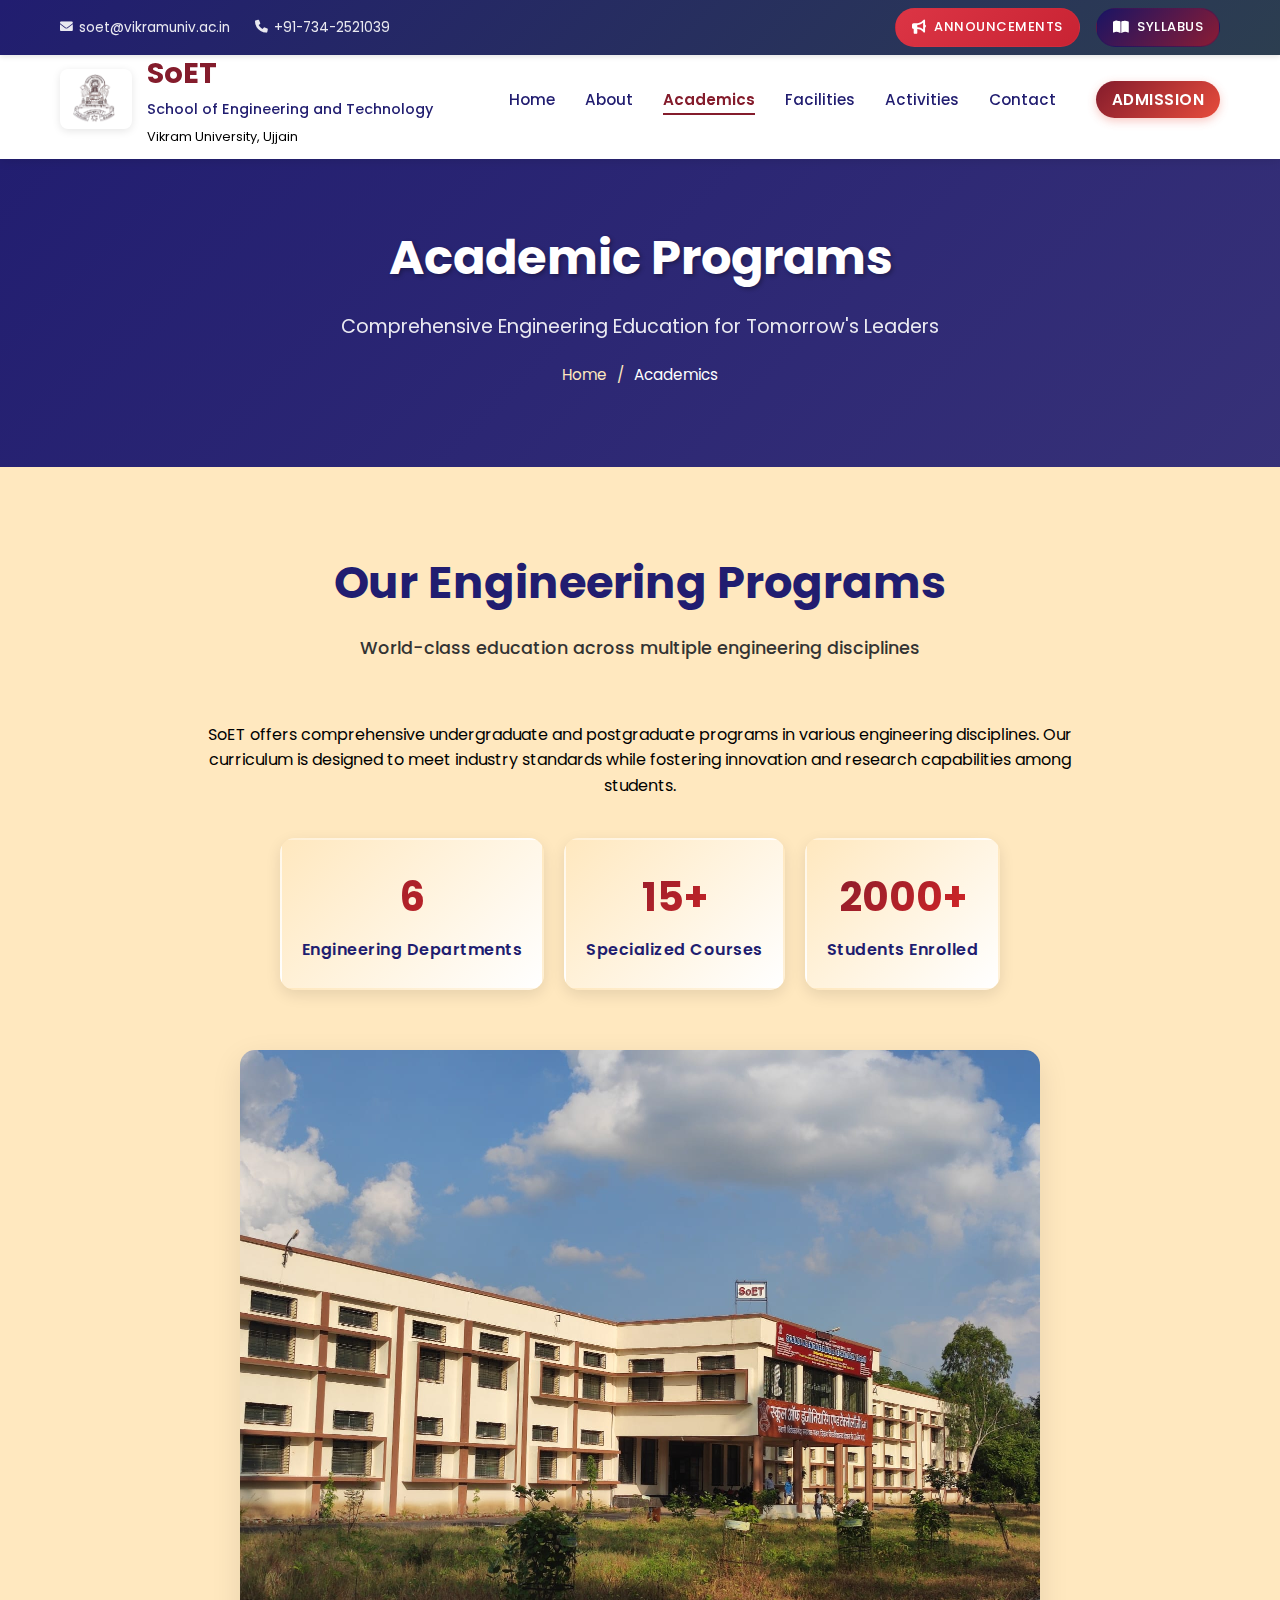
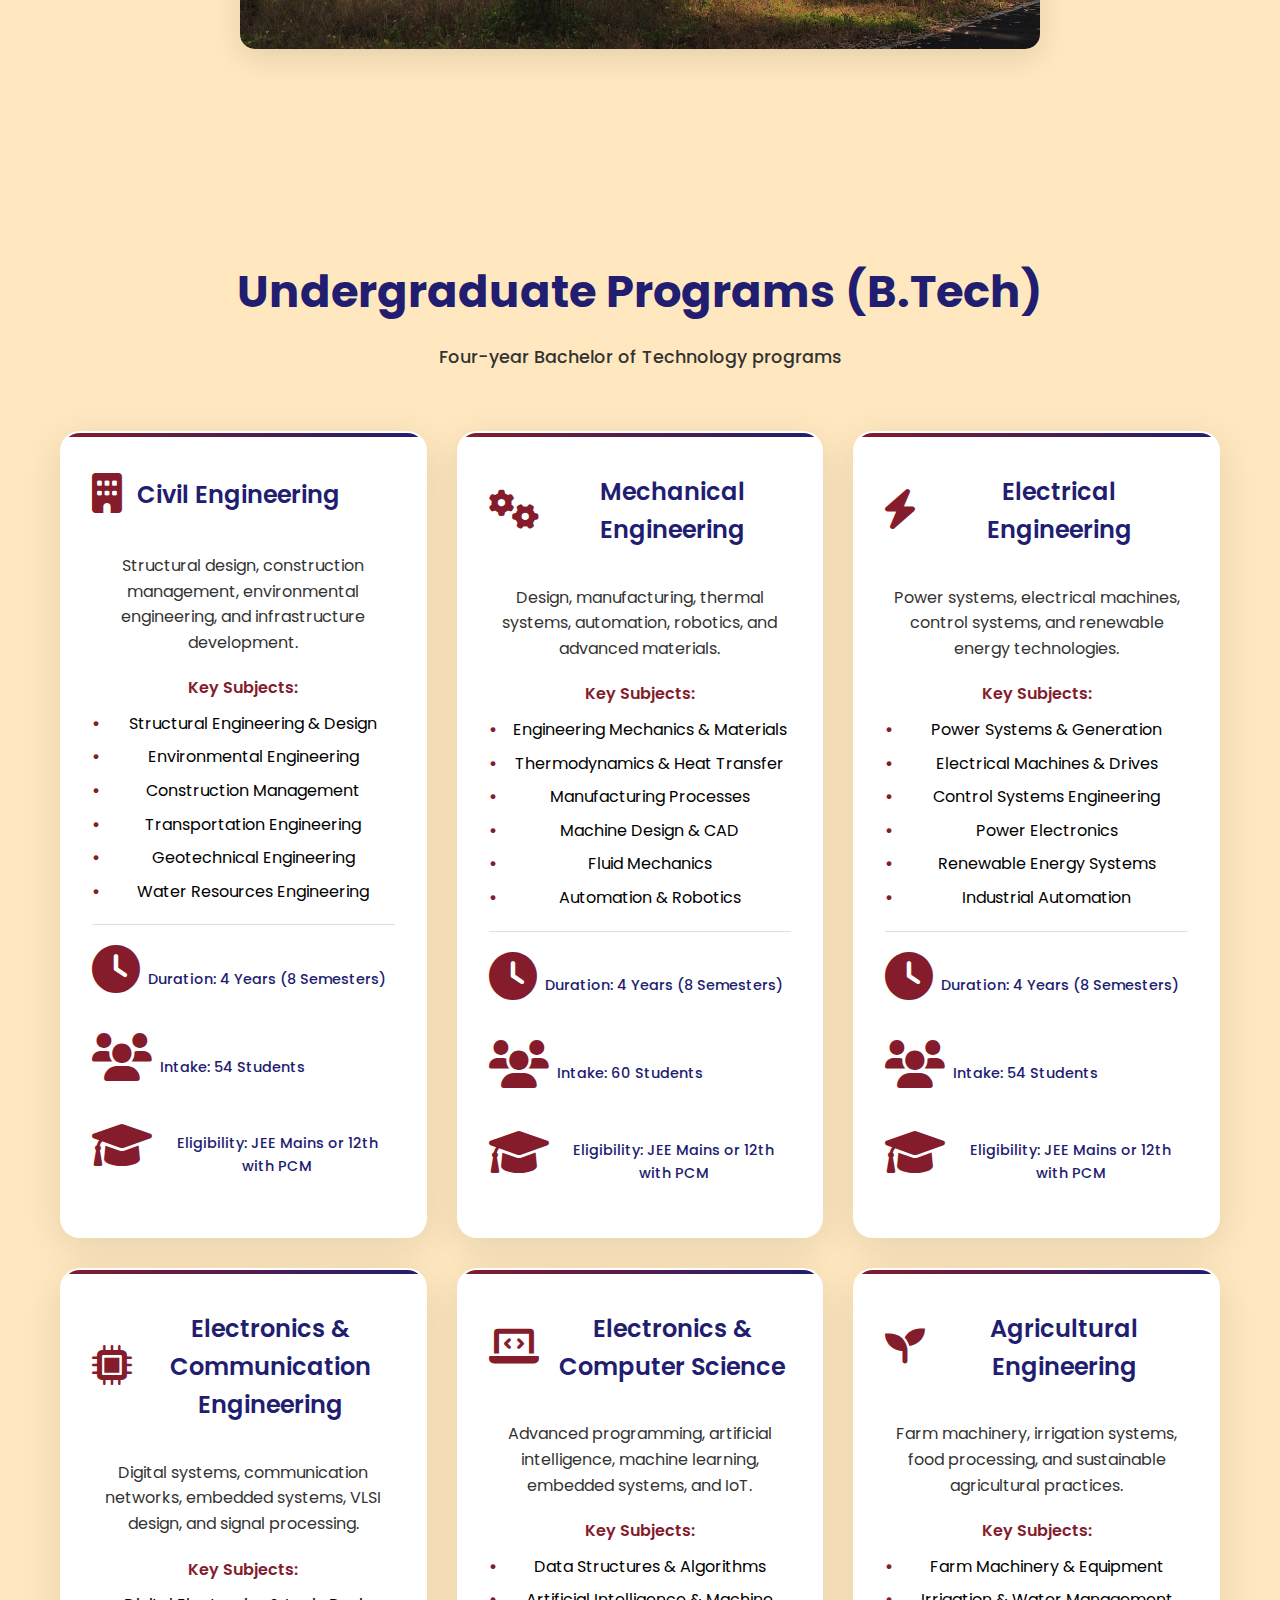
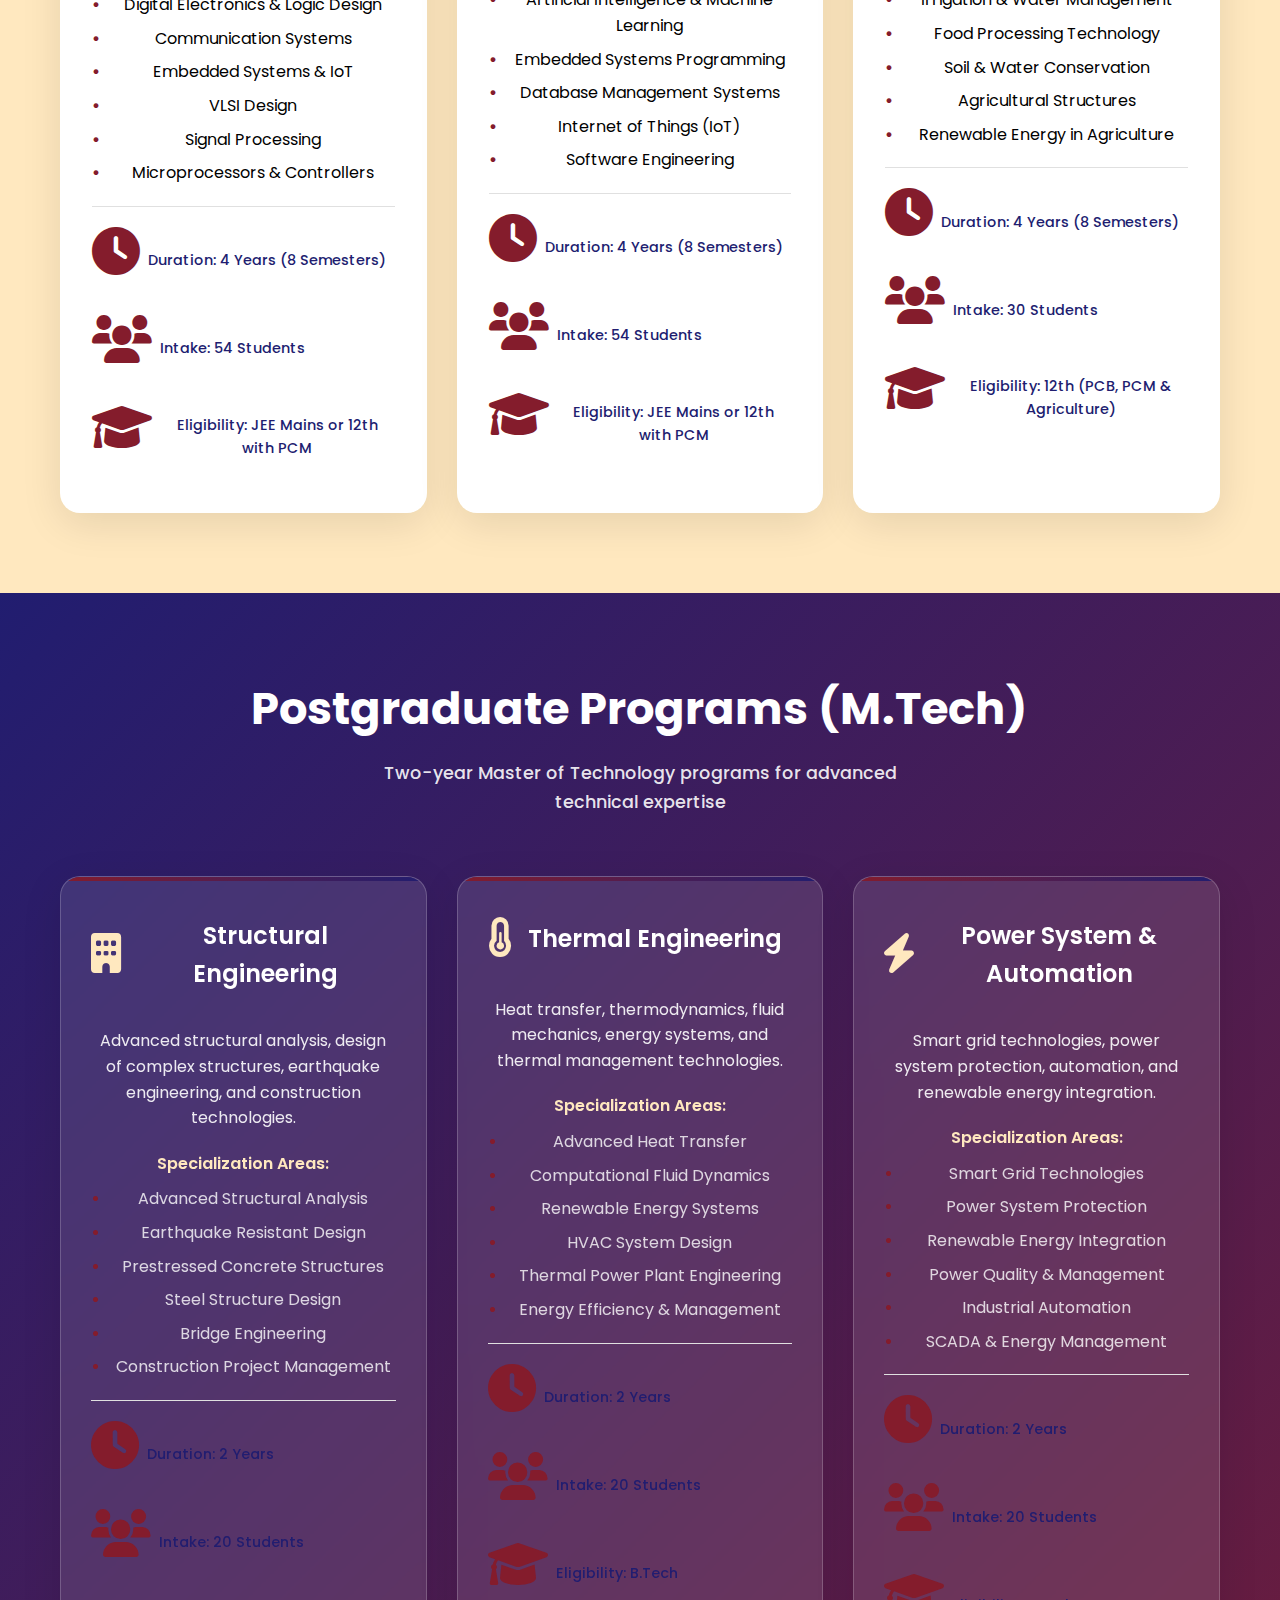
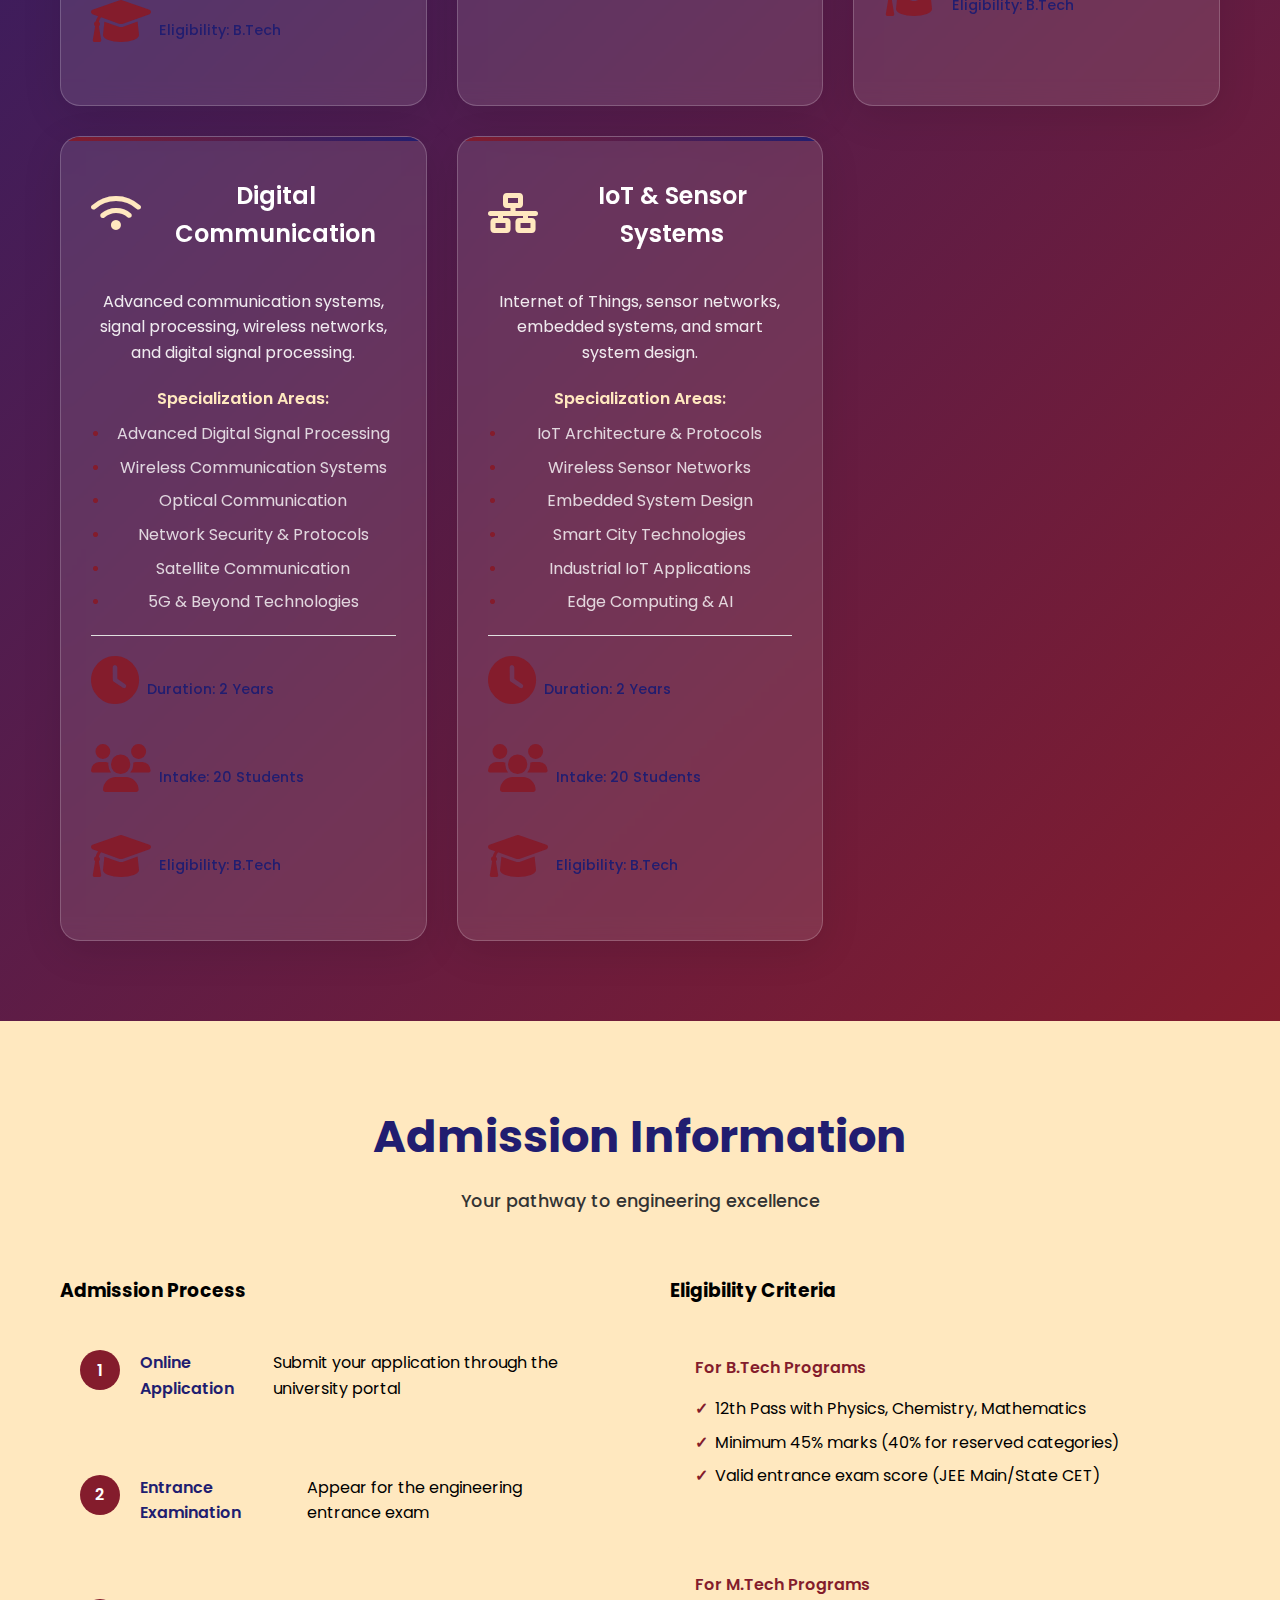
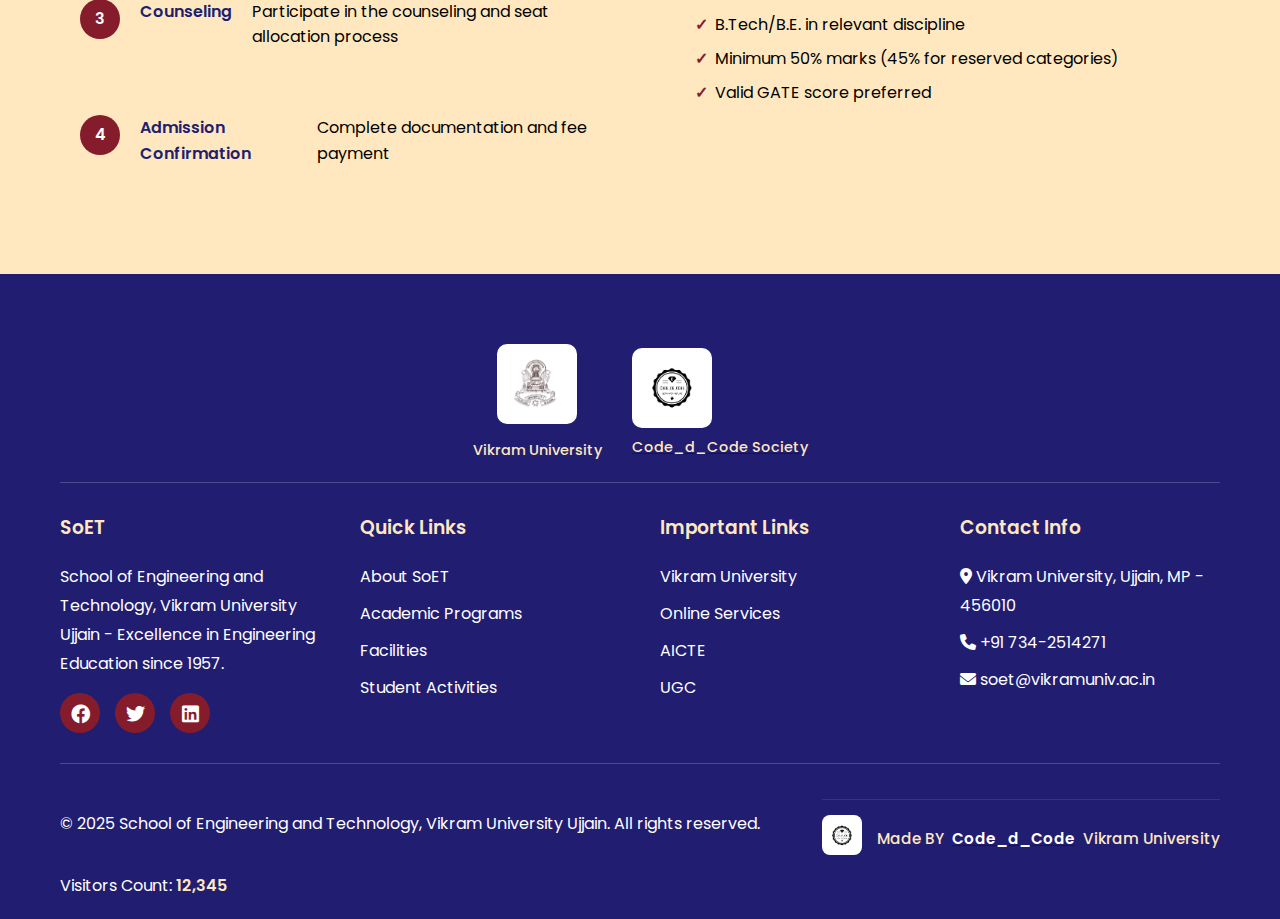
<file: pages/academics.html>
<!DOCTYPE html>
<html lang="en">
<head>
    <meta charset="UTF-8">
    <meta name="viewport" content="width=device-width, initial-scale=1.0">
    
    <!-- Primary Meta Tags -->
    <title>Academic Programs - SoET | Vikram University Ujjain</title>
    <meta name="title" content="Academic Programs - SoET | Vikram University">
    <meta name="description" content="Explore 11 undergraduate and postgraduate engineering programs at SoET, Vikram University. Discover B.Tech, M.Tech courses in Civil, Mechanical, Electrical, Computer Science, Electronics, and more.">
    <meta name="keywords" content="Engineering Programs, B.Tech Courses, M.Tech Courses, Civil Engineering, Mechanical Engineering, Computer Science, Electronics Engineering, SoET Academics, Vikram University Programs">
    <meta name="author" content="School of Engineering and Technology, Vikram University">
    <meta name="robots" content="index, follow">
    <meta name="language" content="English">
    
    <!-- Canonical URL -->
    <link rel="canonical" href="https://soet.vikramuniv.ac.in/academics.html">
    
    <!-- Open Graph / Facebook -->
    <meta property="og:type" content="website">
    <meta property="og:url" content="https://soet.vikramuniv.ac.in/academics.html">
    <meta property="og:title" content="Academic Programs - SoET | Vikram University">
    <meta property="og:description" content="Explore 11 undergraduate and postgraduate engineering programs at SoET, Vikram University. Discover B.Tech, M.Tech courses in Civil, Mechanical, Electrical, Computer Science, Electronics, and more.">
    <meta property="og:image" content="https://soet.vikramuniv.ac.in/../assets/images/vikram-university-Photoroom.png">
    <meta property="og:site_name" content="SoET - Vikram University">
    <meta property="og:locale" content="en_IN">
    
    <!-- Twitter -->
    <meta property="twitter:card" content="summary_large_image">
    <meta property="twitter:url" content="https://soet.vikramuniv.ac.in/academics.html">
    <meta property="twitter:title" content="Academic Programs - SoET | Vikram University">
    <meta property="twitter:description" content="Explore 11 undergraduate and postgraduate engineering programs at SoET, Vikram University. Discover B.Tech, M.Tech courses in Civil, Mechanical, Electrical, Computer Science, Electronics, and more.">
    <meta property="twitter:image" content="https://soet.vikramuniv.ac.in/../assets/images/vikram-university-Photoroom.png">
    
    <!-- Favicon -->
    <link rel="icon" type="image/x-icon" href="/favicon.ico">
    <link rel="apple-touch-icon" sizes="180x180" href="/apple-touch-icon.png">
    <link rel="icon" type="image/png" sizes="32x32" href="/favicon-32x32.png">
    <link rel="icon" type="image/png" sizes="16x16" href="/favicon-16x16.png">
    
    <!-- Geo Tags -->
    <meta name="geo.region" content="IN-MP">
    <meta name="geo.placename" content="Ujjain, Madhya Pradesh">
    <meta name="geo.position" content="23.1765;75.7885">
    <meta name="ICBM" content="23.1765, 75.7885">
    
    <link rel="stylesheet" href="../css/styles.css">
    <link href="https://fonts.googleapis.com/css2?family=Poppins:wght@300;400;500;600;700&display=swap" rel="stylesheet">
    <link rel="stylesheet" href="https://cdnjs.cloudflare.com/ajax/libs/font-awesome/6.0.0/css/all.min.css">
</head>
<body>
    <!-- Top Utility Bar -->
    <div class="top-bar">
        <div class="container">
            <div class="top-links">
                <a href="mailto:soet@vikramuniv.ac.in">
                    <i class="fas fa-envelope"></i>
                    soet@vikramuniv.ac.in
                </a>
                <a href="tel:+91-734-2521039">
                    <i class="fas fa-phone"></i>
                    +91-734-2521039
                </a>
            </div>
            <div class="utility-actions">
                <a href="announcements.html" class="announcements-btn">
                    <i class="fas fa-bullhorn"></i>
                    Announcements
                </a>
                <a href="syllabus.html" class="syllabus-btn">
                    <i class="fas fa-book-open"></i>
                    Syllabus
                </a>
            </div>
        </div>
    </div>

    <!-- Header -->
    <header class="header">
        <div class="container">
            <div class="logo-section">
                <img src="../assets/images/vikram-university-Photoroom.png" alt="Vikram University Logo" class="logo">
                <div class="title-section">
                    <h1>SoET</h1>
                    <p>School of Engineering and Technology</p>
                    <span>Vikram University, Ujjain</span>
                </div>
            </div>
            <nav class="nav">
                <ul>
                    <li><a href="../index.html">Home</a></li>
                    <li><a href="about.html">About</a></li>
                    <li><a href="academics.html" class="active">Academics</a></li>
                    <li><a href="facilities.html">Facilities</a></li>
                    <li><a href="activities.html">Activities</a></li>
                    <li><a href="contact.html">Contact</a></li>
                    <li><a href="https://vikram.mponline.gov.in/Portal/Services/VIKRAM/Entrance/UTD/Admission_Entrance_Form.aspx" target="_blank" class="admission-btn">Admission</a></li>
                </ul>
                <div class="mobile-menu-toggle">
                    <i class="fas fa-bars"></i>
                </div>
            </nav>
        </div>
    </header>

    <!-- Page Header -->
    <section class="page-header">
        <div class="container">
            <h1>Academic Programs</h1>
            <p>Comprehensive Engineering Education for Tomorrow's Leaders</p>
            <nav class="breadcrumb">
                <a href="../index.html">Home</a> <span>/</span> Academics
            </nav>
        </div>
    </section>

    <!-- Programs Overview -->
    <section class="programs-overview">
        <div class="container">
            <div class="section-header">
                <h2>Our Engineering Programs</h2>
                <p>World-class education across multiple engineering disciplines</p>
            </div>
            <div class="overview-content">
                <div class="overview-text">
                    <p>SoET offers comprehensive undergraduate and postgraduate programs in various engineering disciplines. Our curriculum is designed to meet industry standards while fostering innovation and research capabilities among students.</p>
                    <div class="program-stats">
                        <div class="stat">
                            <h3>6</h3>
                            <p>Engineering Departments</p>
                        </div>
                        <div class="stat">
                            <h3>15+</h3>
                            <p>Specialized Courses</p>
                        </div>
                        <div class="stat">
                            <h3>2000+</h3>
                            <p>Students Enrolled</p>
                        </div>
                    </div>
                </div>
                <div class="overview-image">
                    <img src="../assets/images/College Pics/College/IMG-20241226-WA0010.jpg" alt="Academic Excellence - SoET Engineering Campus">
                </div>
            </div>
        </div>
    </section>

    <!-- Undergraduate Programs -->
    <section class="undergraduate-programs">
        <div class="container">
            <div class="section-header">
                <h2>Undergraduate Programs (B.Tech)</h2>
                <p>Four-year Bachelor of Technology programs</p>
            </div>
            <div class="programs-grid">
                <div class="program-card detailed">
                    <div class="program-header">
                        <i class="fas fa-building"></i>
                        <h3>Civil Engineering</h3>
                    </div>
                    <div class="program-content">
                        <p>Structural design, construction management, environmental engineering, and infrastructure development.</p>
                        <h4>Key Subjects:</h4>
                        <ul>
                            <li>Structural Engineering & Design</li>
                            <li>Environmental Engineering</li>
                            <li>Construction Management</li>
                            <li>Transportation Engineering</li>
                            <li>Geotechnical Engineering</li>
                            <li>Water Resources Engineering</li>
                        </ul>
                        <div class="program-info">
                            <span><i class="fas fa-clock"></i> Duration: 4 Years (8 Semesters)</span>
                            <span><i class="fas fa-users"></i> Intake: 54 Students</span>
                            <span><i class="fas fa-graduation-cap"></i> Eligibility: JEE Mains or 12th with PCM</span>
                        </div>
                    </div>
                </div>

                <div class="program-card detailed">
                    <div class="program-header">
                        <i class="fas fa-cogs"></i>
                        <h3>Mechanical Engineering</h3>
                    </div>
                    <div class="program-content">
                        <p>Design, manufacturing, thermal systems, automation, robotics, and advanced materials.</p>
                        <h4>Key Subjects:</h4>
                        <ul>
                            <li>Engineering Mechanics & Materials</li>
                            <li>Thermodynamics & Heat Transfer</li>
                            <li>Manufacturing Processes</li>
                            <li>Machine Design & CAD</li>
                            <li>Fluid Mechanics</li>
                            <li>Automation & Robotics</li>
                        </ul>
                        <div class="program-info">
                            <span><i class="fas fa-clock"></i> Duration: 4 Years (8 Semesters)</span>
                            <span><i class="fas fa-users"></i> Intake: 60 Students</span>
                            <span><i class="fas fa-graduation-cap"></i> Eligibility: JEE Mains or 12th with PCM</span>
                        </div>
                    </div>
                </div>

                <div class="program-card detailed">
                    <div class="program-header">
                        <i class="fas fa-bolt"></i>
                        <h3>Electrical Engineering</h3>
                    </div>
                    <div class="program-content">
                        <p>Power systems, electrical machines, control systems, and renewable energy technologies.</p>
                        <h4>Key Subjects:</h4>
                        <ul>
                            <li>Power Systems & Generation</li>
                            <li>Electrical Machines & Drives</li>
                            <li>Control Systems Engineering</li>
                            <li>Power Electronics</li>
                            <li>Renewable Energy Systems</li>
                            <li>Industrial Automation</li>
                        </ul>
                        <div class="program-info">
                            <span><i class="fas fa-clock"></i> Duration: 4 Years (8 Semesters)</span>
                            <span><i class="fas fa-users"></i> Intake: 54 Students</span>
                            <span><i class="fas fa-graduation-cap"></i> Eligibility: JEE Mains or 12th with PCM</span>
                        </div>
                    </div>
                </div>

                <div class="program-card detailed">
                    <div class="program-header">
                        <i class="fas fa-microchip"></i>
                        <h3>Electronics & Communication Engineering</h3>
                    </div>
                    <div class="program-content">
                        <p>Digital systems, communication networks, embedded systems, VLSI design, and signal processing.</p>
                        <h4>Key Subjects:</h4>
                        <ul>
                            <li>Digital Electronics & Logic Design</li>
                            <li>Communication Systems</li>
                            <li>Embedded Systems & IoT</li>
                            <li>VLSI Design</li>
                            <li>Signal Processing</li>
                            <li>Microprocessors & Controllers</li>
                        </ul>
                        <div class="program-info">
                            <span><i class="fas fa-clock"></i> Duration: 4 Years (8 Semesters)</span>
                            <span><i class="fas fa-users"></i> Intake: 54 Students</span>
                            <span><i class="fas fa-graduation-cap"></i> Eligibility: JEE Mains or 12th with PCM</span>
                        </div>
                    </div>
                </div>

                <div class="program-card detailed">
                    <div class="program-header">
                        <i class="fas fa-laptop-code"></i>
                        <h3>Electronics & Computer Science</h3>
                    </div>
                    <div class="program-content">
                        <p>Advanced programming, artificial intelligence, machine learning, embedded systems, and IoT.</p>
                        <h4>Key Subjects:</h4>
                        <ul>
                            <li>Data Structures & Algorithms</li>
                            <li>Artificial Intelligence & Machine Learning</li>
                            <li>Embedded Systems Programming</li>
                            <li>Database Management Systems</li>
                            <li>Internet of Things (IoT)</li>
                            <li>Software Engineering</li>
                        </ul>
                        <div class="program-info">
                            <span><i class="fas fa-clock"></i> Duration: 4 Years (8 Semesters)</span>
                            <span><i class="fas fa-users"></i> Intake: 54 Students</span>
                            <span><i class="fas fa-graduation-cap"></i> Eligibility: JEE Mains or 12th with PCM</span>
                        </div>
                    </div>
                </div>

                <div class="program-card detailed">
                    <div class="program-header">
                        <i class="fas fa-seedling"></i>
                        <h3>Agricultural Engineering</h3>
                    </div>
                    <div class="program-content">
                        <p>Farm machinery, irrigation systems, food processing, and sustainable agricultural practices.</p>
                        <h4>Key Subjects:</h4>
                        <ul>
                            <li>Farm Machinery & Equipment</li>
                            <li>Irrigation & Water Management</li>
                            <li>Food Processing Technology</li>
                            <li>Soil & Water Conservation</li>
                            <li>Agricultural Structures</li>
                            <li>Renewable Energy in Agriculture</li>
                        </ul>
                        <div class="program-info">
                            <span><i class="fas fa-clock"></i> Duration: 4 Years (8 Semesters)</span>
                            <span><i class="fas fa-users"></i> Intake: 30 Students</span>
                            <span><i class="fas fa-graduation-cap"></i> Eligibility: 12th (PCB, PCM & Agriculture)</span>
                        </div>
                    </div>
                </div>
            </div>
        </div>
    </section>

    <!-- Postgraduate Programs -->
    <section class="postgraduate-programs">
        <div class="container">
            <div class="section-header">
                <h2>Postgraduate Programs (M.Tech)</h2>
                <p>Two-year Master of Technology programs for advanced technical expertise</p>
            </div>
            <div class="programs-grid">
                <div class="program-card detailed">
                    <div class="program-header">
                        <i class="fas fa-building"></i>
                        <h3>Structural Engineering</h3>
                    </div>
                    <div class="program-content">
                        <p>Advanced structural analysis, design of complex structures, earthquake engineering, and construction technologies.</p>
                        <h4>Specialization Areas:</h4>
                        <ul>
                            <li>Advanced Structural Analysis</li>
                            <li>Earthquake Resistant Design</li>
                            <li>Prestressed Concrete Structures</li>
                            <li>Steel Structure Design</li>
                            <li>Bridge Engineering</li>
                            <li>Construction Project Management</li>
                        </ul>
                        <div class="program-info">
                            <span><i class="fas fa-clock"></i> Duration: 2 Years</span>
                            <span><i class="fas fa-users"></i> Intake: 20 Students</span>
                            <span><i class="fas fa-graduation-cap"></i> Eligibility: B.Tech</span>
                        </div>
                    </div>
                </div>

                <div class="program-card detailed">
                    <div class="program-header">
                        <i class="fas fa-thermometer-half"></i>
                        <h3>Thermal Engineering</h3>
                    </div>
                    <div class="program-content">
                        <p>Heat transfer, thermodynamics, fluid mechanics, energy systems, and thermal management technologies.</p>
                        <h4>Specialization Areas:</h4>
                        <ul>
                            <li>Advanced Heat Transfer</li>
                            <li>Computational Fluid Dynamics</li>
                            <li>Renewable Energy Systems</li>
                            <li>HVAC System Design</li>
                            <li>Thermal Power Plant Engineering</li>
                            <li>Energy Efficiency & Management</li>
                        </ul>
                        <div class="program-info">
                            <span><i class="fas fa-clock"></i> Duration: 2 Years</span>
                            <span><i class="fas fa-users"></i> Intake: 20 Students</span>
                            <span><i class="fas fa-graduation-cap"></i> Eligibility: B.Tech</span>
                        </div>
                    </div>
                </div>

                <div class="program-card detailed">
                    <div class="program-header">
                        <i class="fas fa-bolt"></i>
                        <h3>Power System & Automation</h3>
                    </div>
                    <div class="program-content">
                        <p>Smart grid technologies, power system protection, automation, and renewable energy integration.</p>
                        <h4>Specialization Areas:</h4>
                        <ul>
                            <li>Smart Grid Technologies</li>
                            <li>Power System Protection</li>
                            <li>Renewable Energy Integration</li>
                            <li>Power Quality & Management</li>
                            <li>Industrial Automation</li>
                            <li>SCADA & Energy Management</li>
                        </ul>
                        <div class="program-info">
                            <span><i class="fas fa-clock"></i> Duration: 2 Years</span>
                            <span><i class="fas fa-users"></i> Intake: 20 Students</span>
                            <span><i class="fas fa-graduation-cap"></i> Eligibility: B.Tech</span>
                        </div>
                    </div>
                </div>

                <div class="program-card detailed">
                    <div class="program-header">
                        <i class="fas fa-wifi"></i>
                        <h3>Digital Communication</h3>
                    </div>
                    <div class="program-content">
                        <p>Advanced communication systems, signal processing, wireless networks, and digital signal processing.</p>
                        <h4>Specialization Areas:</h4>
                        <ul>
                            <li>Advanced Digital Signal Processing</li>
                            <li>Wireless Communication Systems</li>
                            <li>Optical Communication</li>
                            <li>Network Security & Protocols</li>
                            <li>Satellite Communication</li>
                            <li>5G & Beyond Technologies</li>
                        </ul>
                        <div class="program-info">
                            <span><i class="fas fa-clock"></i> Duration: 2 Years</span>
                            <span><i class="fas fa-users"></i> Intake: 20 Students</span>
                            <span><i class="fas fa-graduation-cap"></i> Eligibility: B.Tech</span>
                        </div>
                    </div>
                </div>

                <div class="program-card detailed">
                    <div class="program-header">
                        <i class="fas fa-network-wired"></i>
                        <h3>IoT & Sensor Systems</h3>
                    </div>
                    <div class="program-content">
                        <p>Internet of Things, sensor networks, embedded systems, and smart system design.</p>
                        <h4>Specialization Areas:</h4>
                        <ul>
                            <li>IoT Architecture & Protocols</li>
                            <li>Wireless Sensor Networks</li>
                            <li>Embedded System Design</li>
                            <li>Smart City Technologies</li>
                            <li>Industrial IoT Applications</li>
                            <li>Edge Computing & AI</li>
                        </ul>
                        <div class="program-info">
                            <span><i class="fas fa-clock"></i> Duration: 2 Years</span>
                            <span><i class="fas fa-users"></i> Intake: 20 Students</span>
                            <span><i class="fas fa-graduation-cap"></i> Eligibility: B.Tech</span>
                        </div>
                    </div>
                </div>
            </div>
        </div>
    </section>

    <!-- Admission Information -->
    <section class="admission-info">
        <div class="container">
            <div class="section-header">
                <h2>Admission Information</h2>
                <p>Your pathway to engineering excellence</p>
            </div>
            <div class="admission-content">
                <div class="admission-process">
                    <h3>Admission Process</h3>
                    <div class="process-steps">
                        <div class="step">
                            <div class="step-number">1</div>
                            <h4>Online Application</h4>
                            <p>Submit your application through the university portal</p>
                        </div>
                        <div class="step">
                            <div class="step-number">2</div>
                            <h4>Entrance Examination</h4>
                            <p>Appear for the engineering entrance exam</p>
                        </div>
                        <div class="step">
                            <div class="step-number">3</div>
                            <h4>Counseling</h4>
                            <p>Participate in the counseling and seat allocation process</p>
                        </div>
                        <div class="step">
                            <div class="step-number">4</div>
                            <h4>Admission Confirmation</h4>
                            <p>Complete documentation and fee payment</p>
                        </div>
                    </div>
                </div>
                <div class="admission-requirements">
                    <h3>Eligibility Criteria</h3>
                    <div class="requirements-list">
                        <div class="requirement-item">
                            <h4>For B.Tech Programs</h4>
                            <ul>
                                <li>12th Pass with Physics, Chemistry, Mathematics</li>
                                <li>Minimum 45% marks (40% for reserved categories)</li>
                                <li>Valid entrance exam score (JEE Main/State CET)</li>
                            </ul>
                        </div>
                        <div class="requirement-item">
                            <h4>For M.Tech Programs</h4>
                            <ul>
                                <li>B.Tech/B.E. in relevant discipline</li>
                                <li>Minimum 50% marks (45% for reserved categories)</li>
                                <li>Valid GATE score preferred</li>
                            </ul>
                        </div>
                    </div>
                </div>
            </div>
        </div>
    </section>

    <!-- Footer -->
    <footer class="footer">
        <div class="container">
            <!-- Footer Logos Section -->
            <div class="footer-logos">
                <div class="footer-logo-item">
                    <img src="../assets/images/vikram-university-Photoroom.png" alt="Vikram University Logo" class="footer-logo">
                    <div class="footer-logo-text">Vikram University</div>
                </div>
                <div class="footer-logo-item">
                    <a href="https://www.codedcode.tech" target="_blank">
                        <img src="../assets/images/Code_D_Code Logo.png" alt="Code_d_Code Logo" class="footer-logo">
                        <div class="footer-logo-text">Code_d_Code Society</div>
                    </a>
                </div>
            </div>
            
            <div class="footer-content">
                <div class="footer-section">
                    <h3>SoET</h3>
                    <p>School of Engineering and Technology, Vikram University Ujjain - Excellence in Engineering Education since 1957.</p>
                    <div class="social-links">
                        <a href="https://www.facebook.com/share/12J7Pi4TL3T/" target="_blank"><i class="fab fa-facebook"></i></a>
                        <a href="https://x.com/vuujjain" target="_blank"><i class="fab fa-twitter"></i></a>
                        <a href="https://www.linkedin.com/company/vikramuniversity/" target="_blank"><i class="fab fa-linkedin"></i></a>
                    </div>
                </div>
                <div class="footer-section">
                    <h3>Quick Links</h3>
                    <ul>
                        <li><a href="about.html">About SoET</a></li>
                        <li><a href="academics.html">Academic Programs</a></li>
                        <li><a href="facilities.html">Facilities</a></li>
                        <li><a href="activities.html">Student Activities</a></li>
                    </ul>
                </div>
                <div class="footer-section">
                    <h3>Important Links</h3>
                    <ul>
                        <li><a href="https://vikramuniv.ac.in/" target="_blank">Vikram University</a></li>
                        <li><a href="https://vikram.mponline.gov.in/" target="_blank">Online Services</a></li>
                        <li><a href="https://www.aicte-india.org/" target="_blank">AICTE</a></li>
                        <li><a href="https://www.ugc.ac.in/" target="_blank">UGC</a></li>
                    </ul>
                </div>
                <div class="footer-section">
                    <h3>Contact Info</h3>
                    <p><i class="fas fa-map-marker-alt"></i> Vikram University, Ujjain, MP - 456010</p>
                    <p><i class="fas fa-phone"></i> +91 734-2514271</p>
                    <p><i class="fas fa-envelope"></i> soet@vikramuniv.ac.in</p>
                </div>
            </div>
            <div class="footer-bottom">
                <p>&copy; 2025 School of Engineering and Technology, Vikram University Ujjain. All rights reserved.</p>
                <div class="made-by-section">
                    <a href="https://www.codedcode.tech" target="_blank">
                        <img src="../assets/images/Code_D_Code Logo.png" alt="Code_d_Code Logo" class="code-d-code-logo">
                    </a>
                    <div class="made-by-text">
                        Made BY <a href="https://www.codedcode.tech" target="_blank"><span class="made-by-highlight">Code_d_Code</span></a> Vikram University
                    </div>
                </div>
                <p>Visitors Count: <span id="visitor-count">12,345</span></p>
            </div>
        </div>
    </footer>

    <script src="../js/script.js"></script>
</body>
</html>
</file>
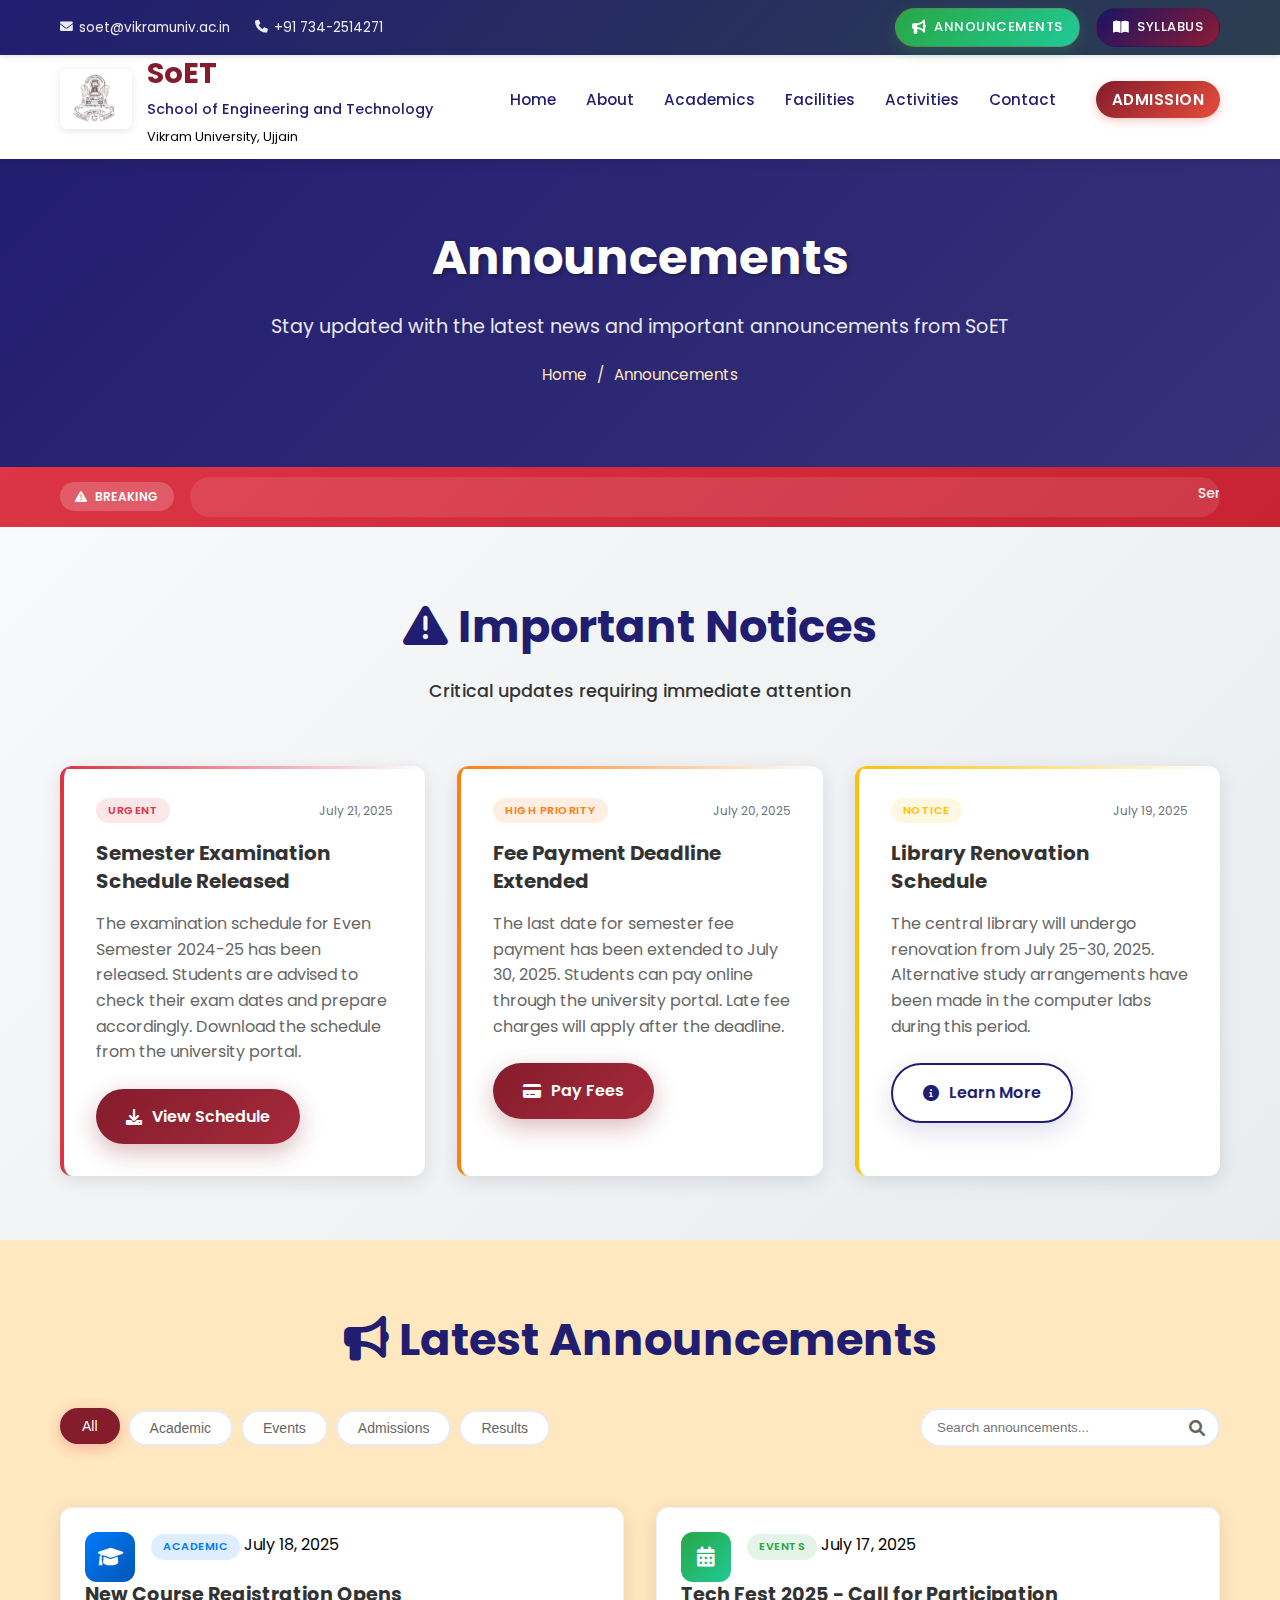
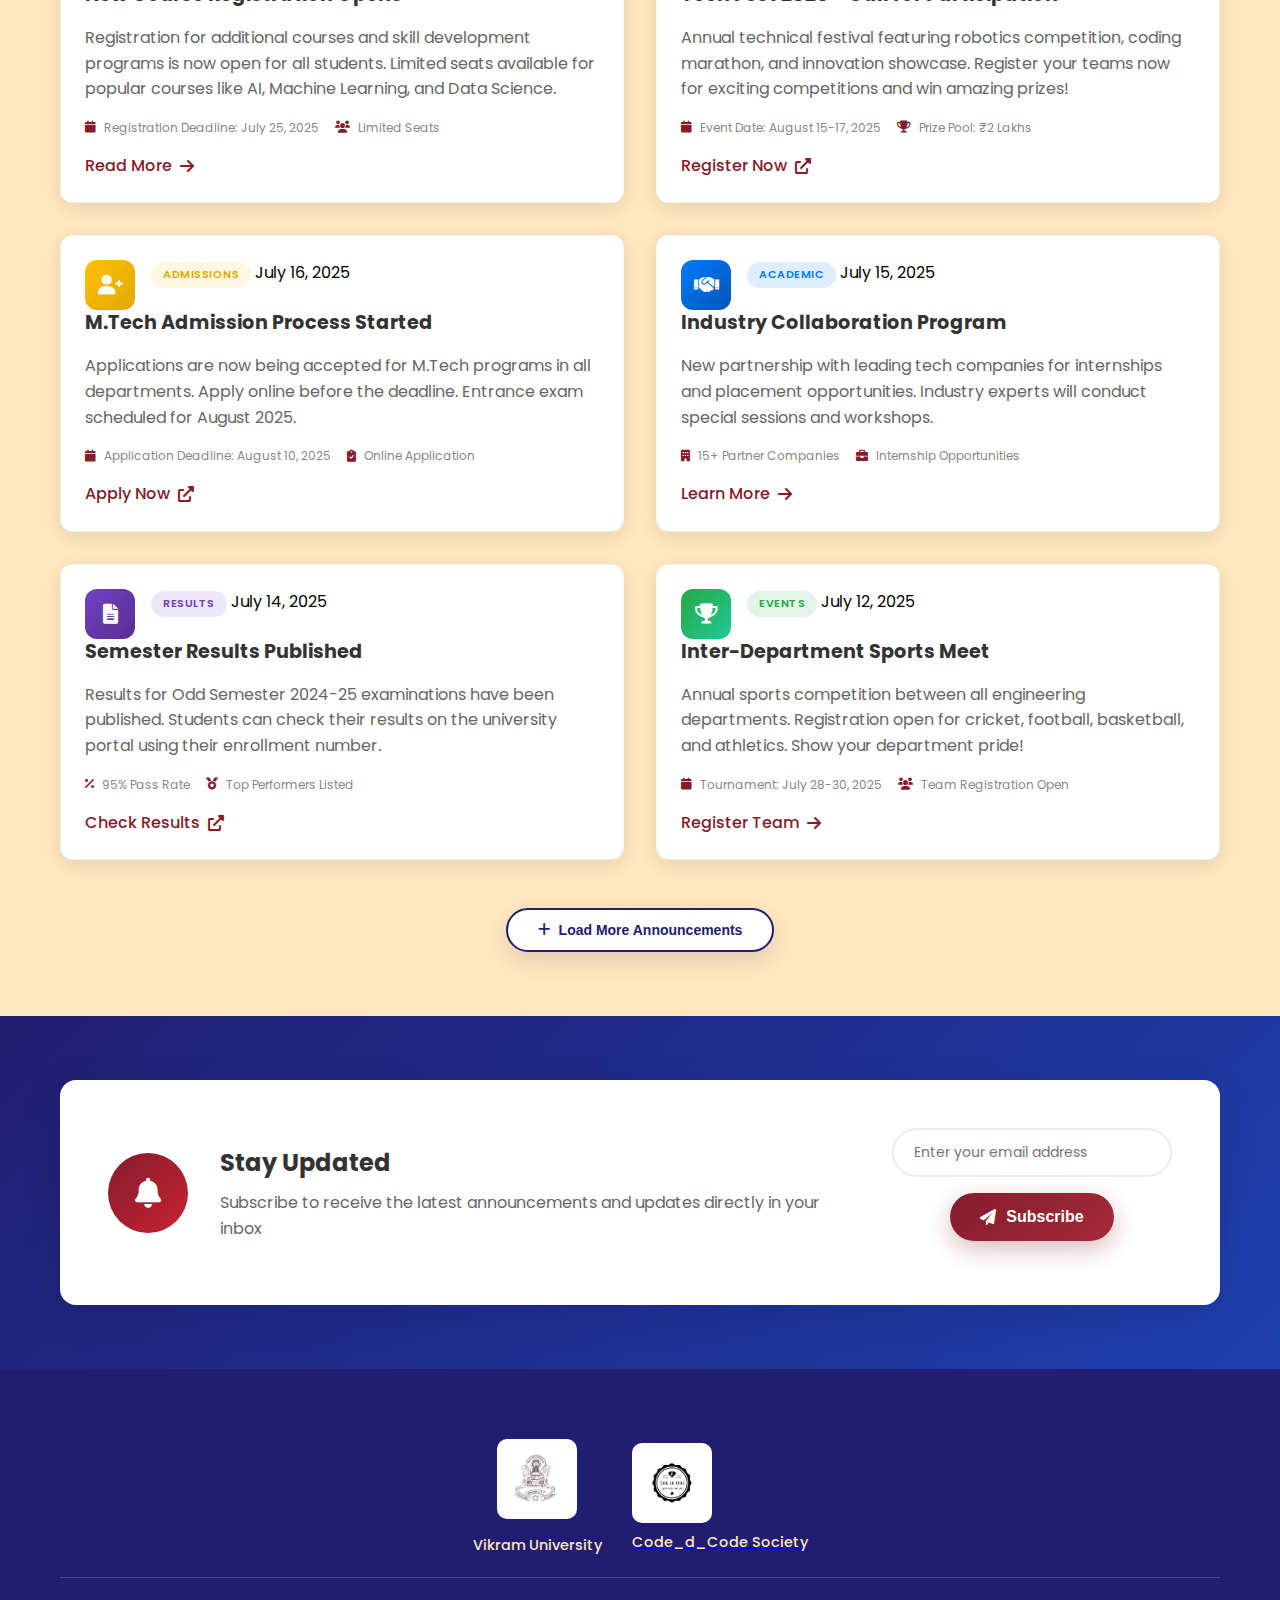
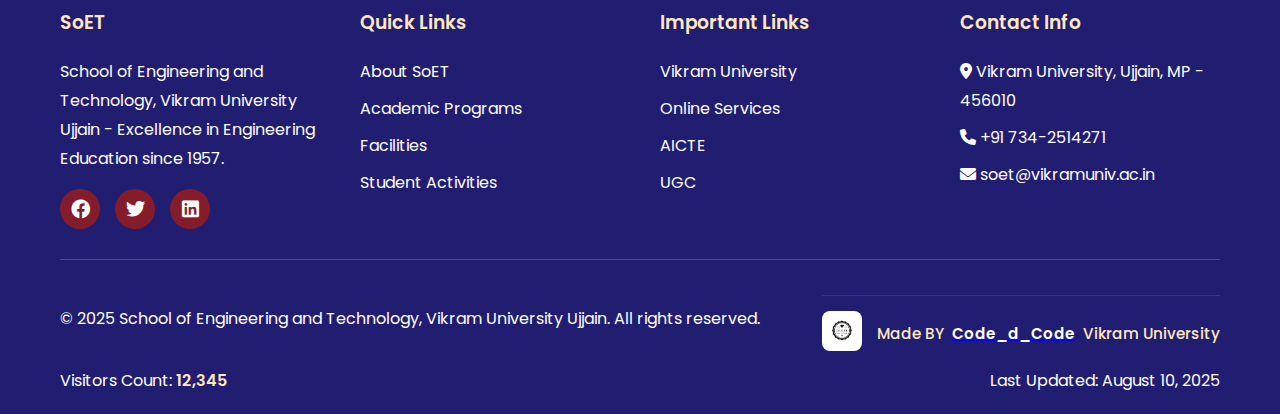
<file: pages/announcements.html>
<!DOCTYPE html>
<html lang="en">
<head>
    <meta charset="UTF-8">
    <meta name="viewport" content="width=device-width, initial-scale=1.0">
    
    <!-- Primary Meta Tags -->
    <title>Announcements - SoET | Vikram University Ujjain</title>
    <meta name="title" content="Announcements - SoET | Vikram University">
    <meta name="description" content="Stay updated with latest announcements, notifications, admissions, exam schedules, and important notices from School of Engineering and Technology, Vikram University, Ujjain.">
    <meta name="keywords" content="SoET Announcements, Latest News, Notifications, Exam Schedule, Admissions Notice, Important Updates, Vikram University News, Engineering College Notices">
    <meta name="author" content="School of Engineering and Technology, Vikram University">
    <meta name="robots" content="index, follow">
    <meta name="language" content="English">
    
    <!-- Canonical URL -->
    <link rel="canonical" href="https://soet.vikramuniv.ac.in/announcements.html">
    
    <!-- Open Graph / Facebook -->
    <meta property="og:type" content="website">
    <meta property="og:url" content="https://soet.vikramuniv.ac.in/announcements.html">
    <meta property="og:title" content="Announcements - SoET | Vikram University">
    <meta property="og:description" content="Stay updated with latest announcements, notifications, admissions, exam schedules, and important notices from School of Engineering and Technology, Vikram University, Ujjain.">
    <meta property="og:image" content="https://soet.vikramuniv.ac.in/../assets/images/vikram-university-Photoroom.png">
    <meta property="og:site_name" content="SoET - Vikram University">
    <meta property="og:locale" content="en_IN">
    
    <!-- Twitter -->
    <meta property="twitter:card" content="summary_large_image">
    <meta property="twitter:url" content="https://soet.vikramuniv.ac.in/announcements.html">
    <meta property="twitter:title" content="Announcements - SoET | Vikram University">
    <meta property="twitter:description" content="Stay updated with latest announcements, notifications, admissions, exam schedules, and important notices from School of Engineering and Technology, Vikram University, Ujjain.">
    <meta property="twitter:image" content="https://soet.vikramuniv.ac.in/../assets/images/vikram-university-Photoroom.png">
    
    <!-- Favicon -->
    <link rel="icon" type="image/x-icon" href="/favicon.ico">
    <link rel="apple-touch-icon" sizes="180x180" href="/apple-touch-icon.png">
    <link rel="icon" type="image/png" sizes="32x32" href="/favicon-32x32.png">
    <link rel="icon" type="image/png" sizes="16x16" href="/favicon-16x16.png">
    
    <!-- Geo Tags -->
    <meta name="geo.region" content="IN-MP">
    <meta name="geo.placename" content="Ujjain, Madhya Pradesh">
    <meta name="geo.position" content="23.1765;75.7885">
    <meta name="ICBM" content="23.1765, 75.7885">
    
    <link rel="stylesheet" href="../css/styles.css">
    <link href="https://fonts.googleapis.com/css2?family=Poppins:wght@300;400;500;600;700&display=swap" rel="stylesheet">
    <link rel="stylesheet" href="https://cdnjs.cloudflare.com/ajax/libs/font-awesome/6.0.0/css/all.min.css">
</head>
<body>
    <!-- Top Utility Bar -->
    <div class="top-bar">
        <div class="container">
            <div class="top-links">
                <a href="mailto:soet@vikramuniv.ac.in">
                    <i class="fas fa-envelope"></i>
                    soet@vikramuniv.ac.in
                </a>
                <a href="tel:+917342514271">
                    <i class="fas fa-phone"></i>
                    +91 734-2514271
                </a>
            </div>
            <div class="utility-actions">
                <a href="announcements.html" class="announcements-btn active">
                    <i class="fas fa-bullhorn"></i>
                    Announcements
                </a>
                <a href="syllabus.html" class="syllabus-btn">
                    <i class="fas fa-book-open"></i>
                    Syllabus
                </a>
            </div>
        </div>
    </div>

    <!-- Header -->
    <header class="header">
        <div class="container">
            <div class="logo-section">
                <img src="../assets/images/Vikram-university_Logo.png" alt="Vikram University Logo" class="logo">
                <div class="title-section">
                    <h1>SoET</h1>
                    <p>School of Engineering and Technology</p>
                    <span>Vikram University, Ujjain</span>
                </div>
            </div>
            <nav class="nav">
                <ul>
                    <li><a href="../index.html">Home</a></li>
                    <li><a href="about.html">About</a></li>
                    <li><a href="academics.html">Academics</a></li>
                    <li><a href="facilities.html">Facilities</a></li>
                    <li><a href="activities.html">Activities</a></li>
                    <li><a href="contact.html">Contact</a></li>
                    <li><a href="https://vikram.mponline.gov.in/Portal/Services/VIKRAM/Entrance/UTD/Admission_Entrance_Form.aspx" target="_blank" class="admission-btn">Admission</a></li>
                </ul>
                <div class="mobile-menu-toggle">
                    <i class="fas fa-bars"></i>
                </div>
            </nav>
        </div>
    </header>

    <!-- Page Header -->
    <section class="page-header">
        <div class="container">
            <div class="page-header-content">
                <h1>Announcements</h1>
                <p>Stay updated with the latest news and important announcements from SoET</p>
                <div class="breadcrumb">
                    <a href="../index.html">Home</a>
                    <span>/</span>
                    <span>Announcements</span>
                </div>
            </div>
        </div>
    </section>

    <!-- Breaking News Banner -->
    <section class="breaking-news">
        <div class="container">
            <div class="news-banner">
                <div class="news-label">
                    <i class="fas fa-exclamation-triangle"></i>
                    <span>BREAKING</span>
                </div>
                <div class="news-content">
                    <marquee behavior="scroll" direction="left" scrollamount="3">
                        Semester Examination Schedule Released - Check your exam dates now | Fee Payment Deadline Extended to July 30, 2025 | Tech Fest 2025 Registration Open
                    </marquee>
                </div>
            </div>
        </div>
    </section>

    <!-- Important Notices -->
    <section class="important-notices">
        <div class="container">
            <div class="section-header">
                <h2>
                    <i class="fas fa-exclamation-triangle"></i>
                    Important Notices
                </h2>
                <p>Critical updates requiring immediate attention</p>
            </div>
            <div class="notices-grid">
                <div class="notice-card urgent">
                    <div class="notice-header">
                        <span class="notice-badge urgent">URGENT</span>
                        <span class="notice-date">July 21, 2025</span>
                    </div>
                    <h3>Semester Examination Schedule Released</h3>
                    <p>The examination schedule for Even Semester 2024-25 has been released. Students are advised to check their exam dates and prepare accordingly. Download the schedule from the university portal.</p>
                    <div class="notice-actions">
                        <a href="https://vikramuniv.ac.in/results/" target="_blank" class="btn-primary">
                            <i class="fas fa-download"></i>
                            View Schedule
                        </a>
                    </div>
                </div>

                <div class="notice-card high">
                    <div class="notice-header">
                        <span class="notice-badge high">HIGH PRIORITY</span>
                        <span class="notice-date">July 20, 2025</span>
                    </div>
                    <h3>Fee Payment Deadline Extended</h3>
                    <p>The last date for semester fee payment has been extended to July 30, 2025. Students can pay online through the university portal. Late fee charges will apply after the deadline.</p>
                    <div class="notice-actions">
                        <a href="https://vikram.mponline.gov.in/" target="_blank" class="btn-primary">
                            <i class="fas fa-credit-card"></i>
                            Pay Fees
                        </a>
                    </div>
                </div>

                <div class="notice-card medium">
                    <div class="notice-header">
                        <span class="notice-badge medium">NOTICE</span>
                        <span class="notice-date">July 19, 2025</span>
                    </div>
                    <h3>Library Renovation Schedule</h3>
                    <p>The central library will undergo renovation from July 25-30, 2025. Alternative study arrangements have been made in the computer labs during this period.</p>
                    <div class="notice-actions">
                        <a href="facilities.html" class="btn-secondary">
                            <i class="fas fa-info-circle"></i>
                            Learn More
                        </a>
                    </div>
                </div>
            </div>
        </div>
    </section>

    <!-- Latest Announcements -->
    <section class="announcements-section">
        <div class="container">
            <div class="section-header">
                <h2>
                    <i class="fas fa-bullhorn"></i>
                    Latest Announcements
                </h2>
                <div class="filter-controls">
                    <div class="filter-buttons">
                        <button class="filter-btn active" data-filter="all">All</button>
                        <button class="filter-btn" data-filter="academic">Academic</button>
                        <button class="filter-btn" data-filter="events">Events</button>
                        <button class="filter-btn" data-filter="admissions">Admissions</button>
                        <button class="filter-btn" data-filter="results">Results</button>
                    </div>
                    <div class="search-box">
                        <input type="text" id="searchInput" placeholder="Search announcements...">
                        <i class="fas fa-search"></i>
                    </div>
                </div>
            </div>

            <div class="announcements-grid" id="announcementsGrid">
                <div class="announcement-card" data-category="academic">
                    <div class="announcement-header">
                        <div class="announcement-icon academic">
                            <i class="fas fa-graduation-cap"></i>
                        </div>
                        <div class="announcement-meta">
                            <span class="category academic">Academic</span>
                            <span class="date">July 18, 2025</span>
                        </div>
                    </div>
                    <div class="announcement-content">
                        <h3>New Course Registration Opens</h3>
                        <p>Registration for additional courses and skill development programs is now open for all students. Limited seats available for popular courses like AI, Machine Learning, and Data Science.</p>
                        <div class="announcement-details">
                            <span><i class="fas fa-calendar"></i> Registration Deadline: July 25, 2025</span>
                            <span><i class="fas fa-users"></i> Limited Seats</span>
                        </div>
                        <a href="academics.html" class="read-more">
                            Read More <i class="fas fa-arrow-right"></i>
                        </a>
                    </div>
                </div>

                <div class="announcement-card" data-category="events">
                    <div class="announcement-header">
                        <div class="announcement-icon events">
                            <i class="fas fa-calendar-alt"></i>
                        </div>
                        <div class="announcement-meta">
                            <span class="category events">Events</span>
                            <span class="date">July 17, 2025</span>
                        </div>
                    </div>
                    <div class="announcement-content">
                        <h3>Tech Fest 2025 - Call for Participation</h3>
                        <p>Annual technical festival featuring robotics competition, coding marathon, and innovation showcase. Register your teams now for exciting competitions and win amazing prizes!</p>
                        <div class="announcement-details">
                            <span><i class="fas fa-calendar"></i> Event Date: August 15-17, 2025</span>
                            <span><i class="fas fa-trophy"></i> Prize Pool: ₹2 Lakhs</span>
                        </div>
                        <a href="activities.html" class="read-more">
                            Register Now <i class="fas fa-external-link-alt"></i>
                        </a>
                    </div>
                </div>

                <div class="announcement-card" data-category="admissions">
                    <div class="announcement-header">
                        <div class="announcement-icon admissions">
                            <i class="fas fa-user-plus"></i>
                        </div>
                        <div class="announcement-meta">
                            <span class="category admissions">Admissions</span>
                            <span class="date">July 16, 2025</span>
                        </div>
                    </div>
                    <div class="announcement-content">
                        <h3>M.Tech Admission Process Started</h3>
                        <p>Applications are now being accepted for M.Tech programs in all departments. Apply online before the deadline. Entrance exam scheduled for August 2025.</p>
                        <div class="announcement-details">
                            <span><i class="fas fa-calendar"></i> Application Deadline: August 10, 2025</span>
                            <span><i class="fas fa-clipboard-check"></i> Online Application</span>
                        </div>
                        <a href="https://vikram.mponline.gov.in/Portal/Services/VIKRAM/Entrance/UTD/Admission_Entrance_Form.aspx" target="_blank" class="read-more">
                            Apply Now <i class="fas fa-external-link-alt"></i>
                        </a>
                    </div>
                </div>

                <div class="announcement-card" data-category="academic">
                    <div class="announcement-header">
                        <div class="announcement-icon academic">
                            <i class="fas fa-handshake"></i>
                        </div>
                        <div class="announcement-meta">
                            <span class="category academic">Academic</span>
                            <span class="date">July 15, 2025</span>
                        </div>
                    </div>
                    <div class="announcement-content">
                        <h3>Industry Collaboration Program</h3>
                        <p>New partnership with leading tech companies for internships and placement opportunities. Industry experts will conduct special sessions and workshops.</p>
                        <div class="announcement-details">
                            <span><i class="fas fa-building"></i> 15+ Partner Companies</span>
                            <span><i class="fas fa-briefcase"></i> Internship Opportunities</span>
                        </div>
                        <a href="about.html" class="read-more">
                            Learn More <i class="fas fa-arrow-right"></i>
                        </a>
                    </div>
                </div>

                <div class="announcement-card" data-category="results">
                    <div class="announcement-header">
                        <div class="announcement-icon results">
                            <i class="fas fa-file-alt"></i>
                        </div>
                        <div class="announcement-meta">
                            <span class="category results">Results</span>
                            <span class="date">July 14, 2025</span>
                        </div>
                    </div>
                    <div class="announcement-content">
                        <h3>Semester Results Published</h3>
                        <p>Results for Odd Semester 2024-25 examinations have been published. Students can check their results on the university portal using their enrollment number.</p>
                        <div class="announcement-details">
                            <span><i class="fas fa-percent"></i> 95% Pass Rate</span>
                            <span><i class="fas fa-medal"></i> Top Performers Listed</span>
                        </div>
                        <a href="https://vikramuniv.ac.in/results/" target="_blank" class="read-more">
                            Check Results <i class="fas fa-external-link-alt"></i>
                        </a>
                    </div>
                </div>

                <div class="announcement-card" data-category="events">
                    <div class="announcement-header">
                        <div class="announcement-icon events">
                            <i class="fas fa-trophy"></i>
                        </div>
                        <div class="announcement-meta">
                            <span class="category events">Events</span>
                            <span class="date">July 12, 2025</span>
                        </div>
                    </div>
                    <div class="announcement-content">
                        <h3>Inter-Department Sports Meet</h3>
                        <p>Annual sports competition between all engineering departments. Registration open for cricket, football, basketball, and athletics. Show your department pride!</p>
                        <div class="announcement-details">
                            <span><i class="fas fa-calendar"></i> Tournament: July 28-30, 2025</span>
                            <span><i class="fas fa-users"></i> Team Registration Open</span>
                        </div>
                        <a href="activities.html" class="read-more">
                            Register Team <i class="fas fa-arrow-right"></i>
                        </a>
                    </div>
                </div>
            </div>

            <!-- Load More Button -->
            <div class="load-more-section">
                <button class="btn-secondary load-more-btn" id="loadMoreBtn">
                    <i class="fas fa-plus"></i>
                    Load More Announcements
                </button>
            </div>
        </div>
    </section>

    <!-- Newsletter Subscription -->
    <section class="newsletter-section">
        <div class="container">
            <div class="newsletter-card">
                <div class="newsletter-content">
                    <div class="newsletter-icon">
                        <i class="fas fa-bell"></i>
                    </div>
                    <div class="newsletter-text">
                        <h3>Stay Updated</h3>
                        <p>Subscribe to receive the latest announcements and updates directly in your inbox</p>
                    </div>
                </div>
                <div class="newsletter-form">
                    <form id="newsletterForm">
                        <div class="form-group">
                            <input type="email" placeholder="Enter your email address" required>
                            <button type="submit" class="btn-primary">
                                <i class="fas fa-paper-plane"></i>
                                Subscribe
                            </button>
                        </div>
                    </form>
                </div>
            </div>
        </div>
    </section>

    <!-- Footer -->
    <footer class="footer">
        <div class="container">
            <!-- Footer Logos Section -->
            <div class="footer-logos">
                <div class="footer-logo-item">
                    <img src="../assets/images/Vikram-university_Logo.png" alt="Vikram University Logo" class="footer-logo">
                    <div class="footer-logo-text">Vikram University</div>
                </div>
                <div class="footer-logo-item">
                    <a href="https://www.codedcode.tech" target="_blank">
                        <img src="../assets/images/Code_D_Code Logo.png" alt="Code_d_Code Logo" class="footer-logo">
                        <div class="footer-logo-text">Code_d_Code Society</div>
                    </a>
                </div>
            </div>
            
            <div class="footer-content">
                <div class="footer-section">
                    <h3>SoET</h3>
                    <p>School of Engineering and Technology, Vikram University Ujjain - Excellence in Engineering Education since 1957.</p>
                    <div class="social-links">
                        <a href="https://www.facebook.com/share/12J7Pi4TL3T/" target="_blank"><i class="fab fa-facebook"></i></a>
                        <a href="https://x.com/vuujjain" target="_blank"><i class="fab fa-twitter"></i></a>
                        <a href="https://www.linkedin.com/company/vikramuniversity/" target="_blank"><i class="fab fa-linkedin"></i></a>
                    </div>
                </div>
                <div class="footer-section">
                    <h3>Quick Links</h3>
                    <ul>
                        <li><a href="about.html">About SoET</a></li>
                        <li><a href="academics.html">Academic Programs</a></li>
                        <li><a href="facilities.html">Facilities</a></li>
                        <li><a href="activities.html">Student Activities</a></li>
                    </ul>
                </div>
                <div class="footer-section">
                    <h3>Important Links</h3>
                    <ul>
                        <li><a href="https://vikramuniv.ac.in/" target="_blank">Vikram University</a></li>
                        <li><a href="https://vikram.mponline.gov.in/" target="_blank">Online Services</a></li>
                        <li><a href="https://www.aicte-india.org/" target="_blank">AICTE</a></li>
                        <li><a href="https://www.ugc.ac.in/" target="_blank">UGC</a></li>
                    </ul>
                </div>
                <div class="footer-section">
                    <h3>Contact Info</h3>
                    <p><i class="fas fa-map-marker-alt"></i> Vikram University, Ujjain, MP - 456010</p>
                    <p><i class="fas fa-phone"></i> +91 734-2514271</p>
                    <p><i class="fas fa-envelope"></i> soet@vikramuniv.ac.in</p>
                </div>
            </div>
            <div class="footer-bottom">
                <p>&copy; 2025 School of Engineering and Technology, Vikram University Ujjain. All rights reserved.</p>
                <div class="made-by-section">
                    <a href="https://www.codedcode.tech" target="_blank">
                        <img src="../assets/images/Code_D_Code Logo.png" alt="Code_d_Code Logo" class="code-d-code-logo">
                    </a>
                    <div class="made-by-text">
                        Made BY <a href="https://www.codedcode.tech" target="_blank"><span class="made-by-highlight">Code_d_Code</span></a> Vikram University
                    </div>
                </div>
                <p>Visitors Count: <span id="visitor-count">12,345</span></p>
                <p>Last Updated: August 10, 2025</p>
            </div>
        </div>
    </footer>

    <script src="../js/script.js"></script>
</body>
</html>
</file>
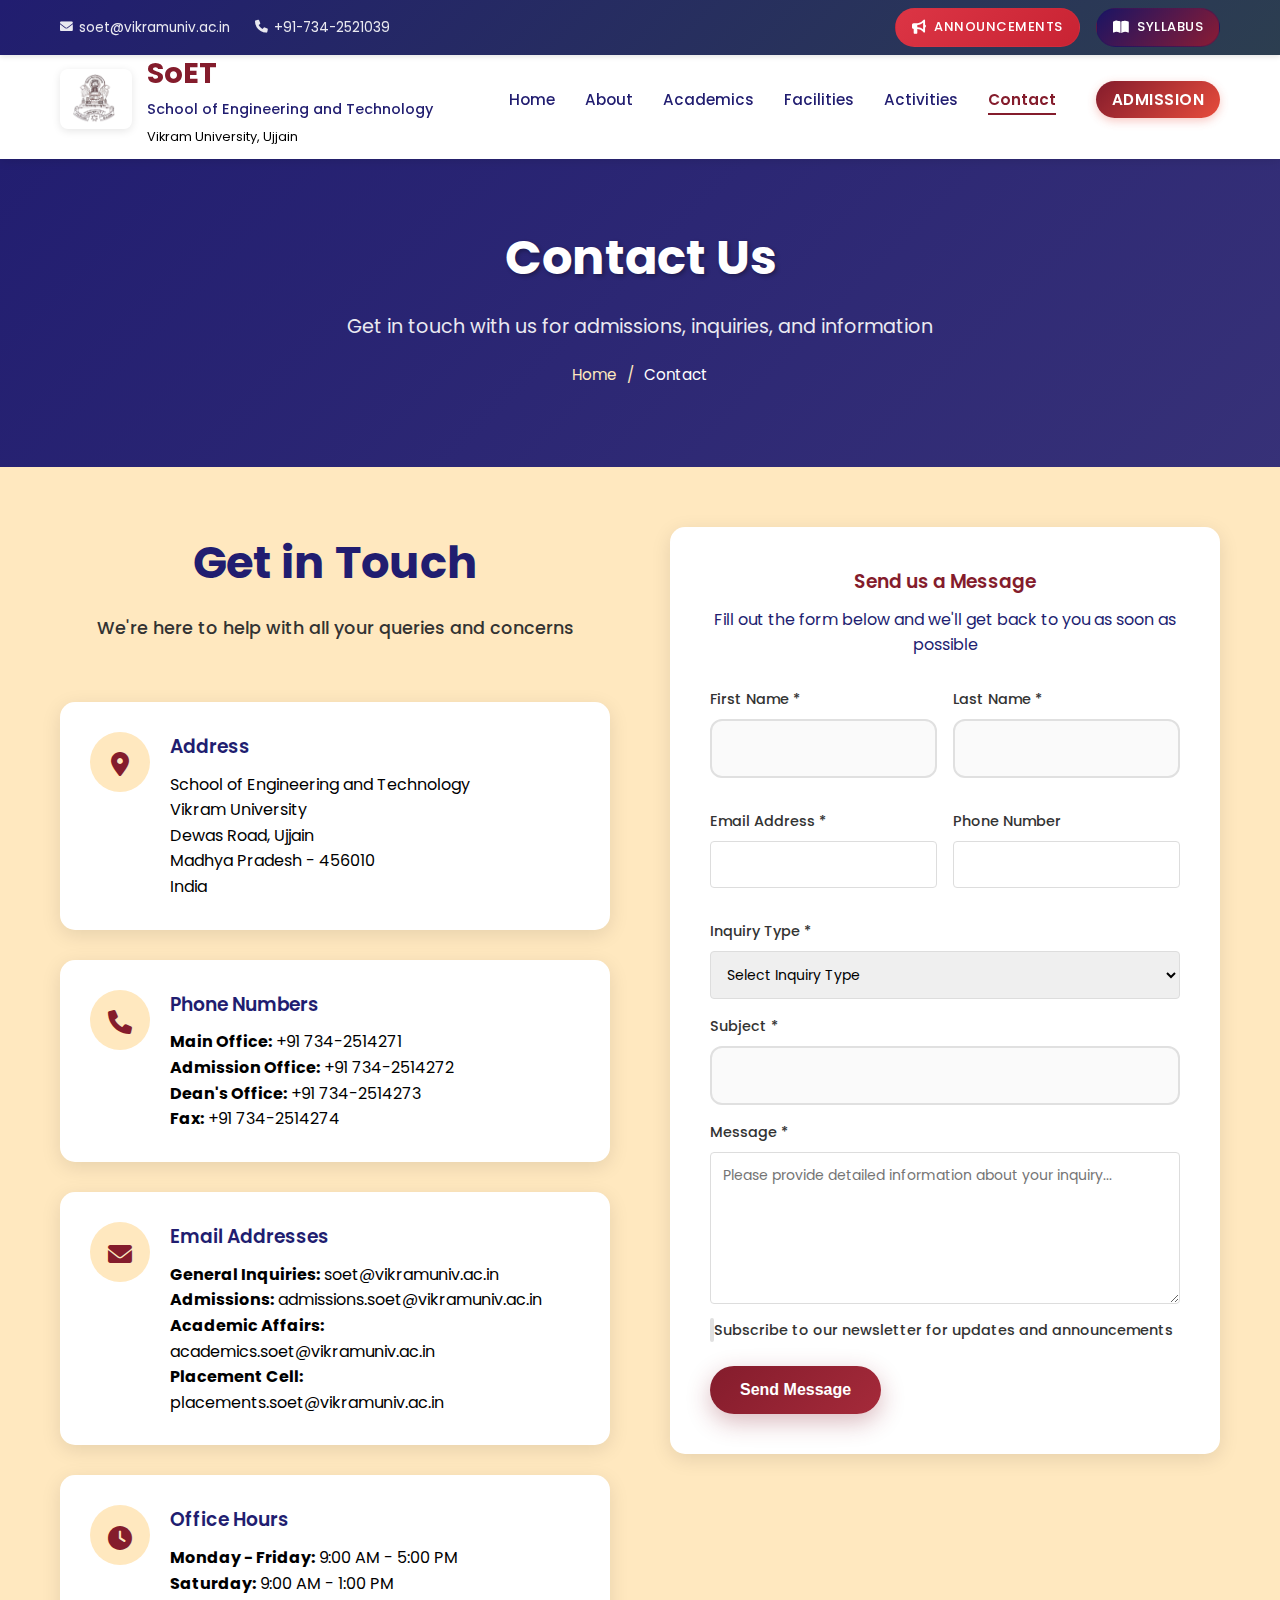
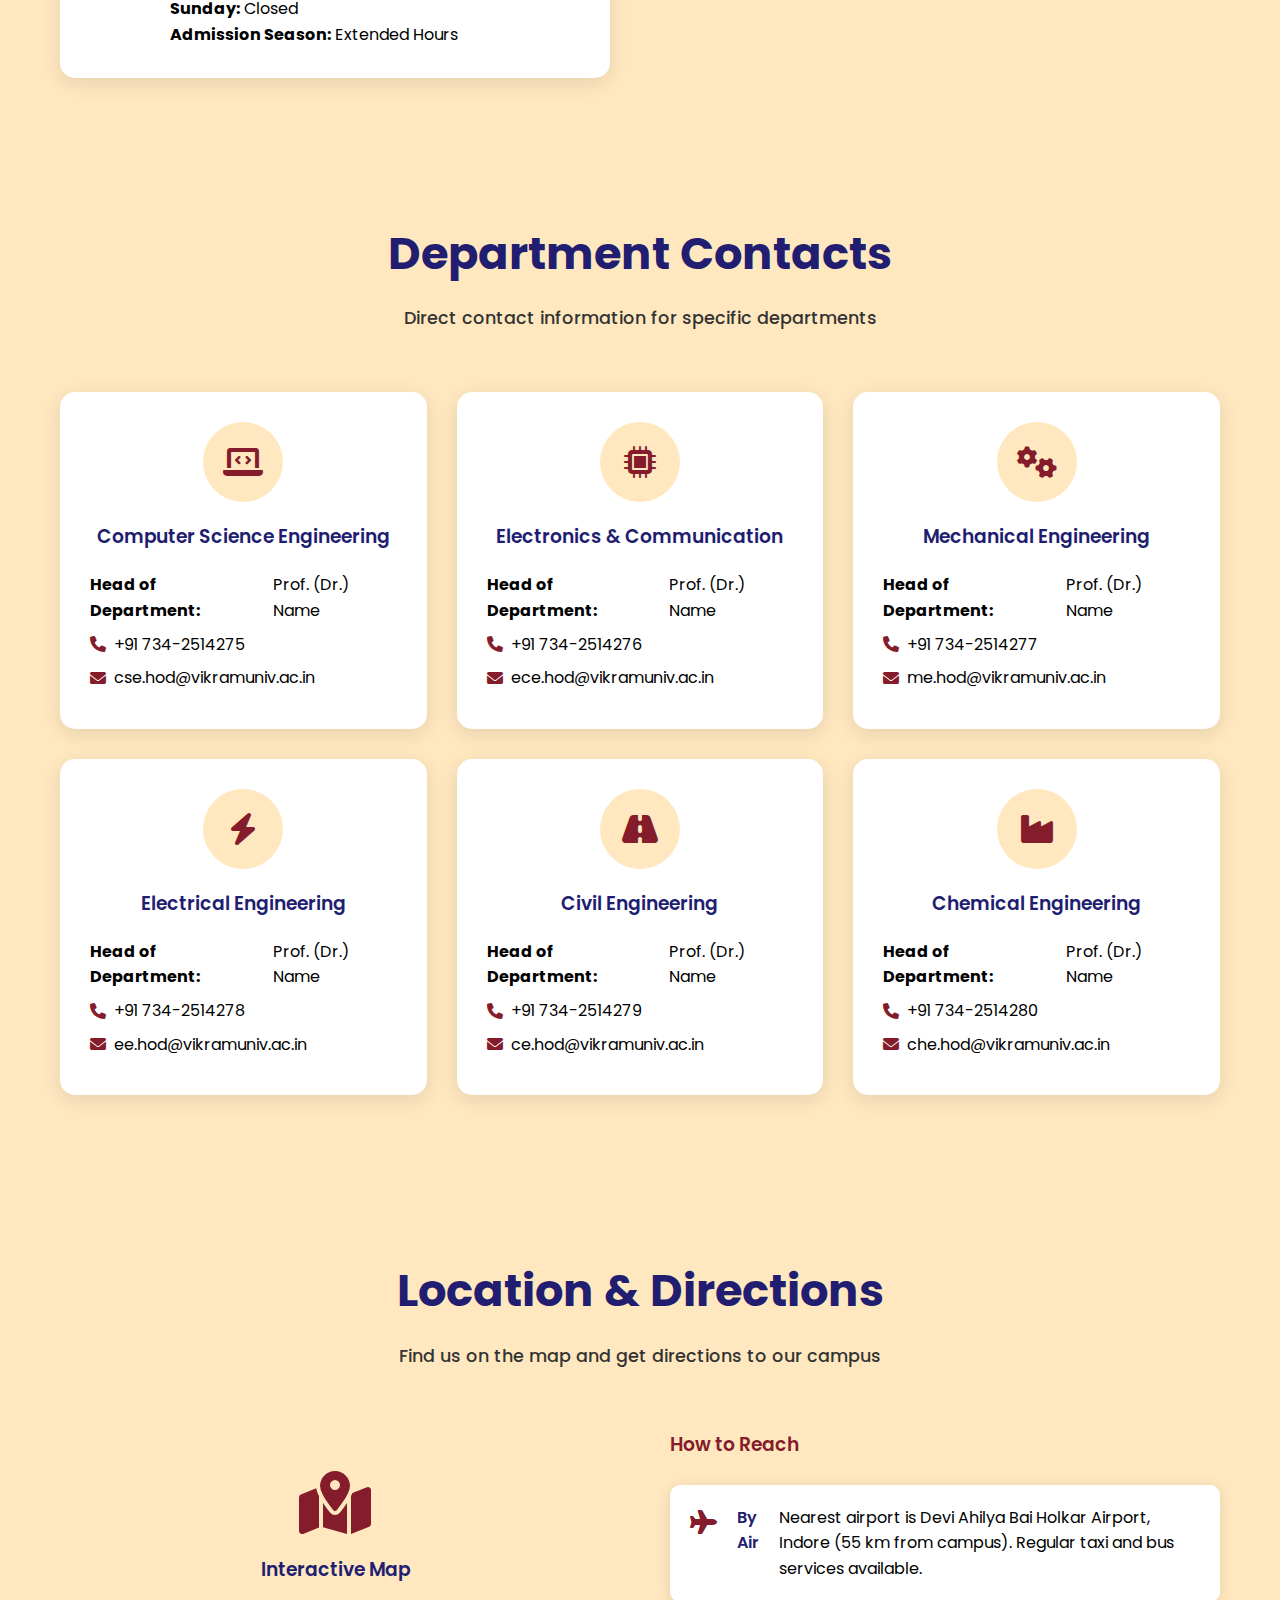
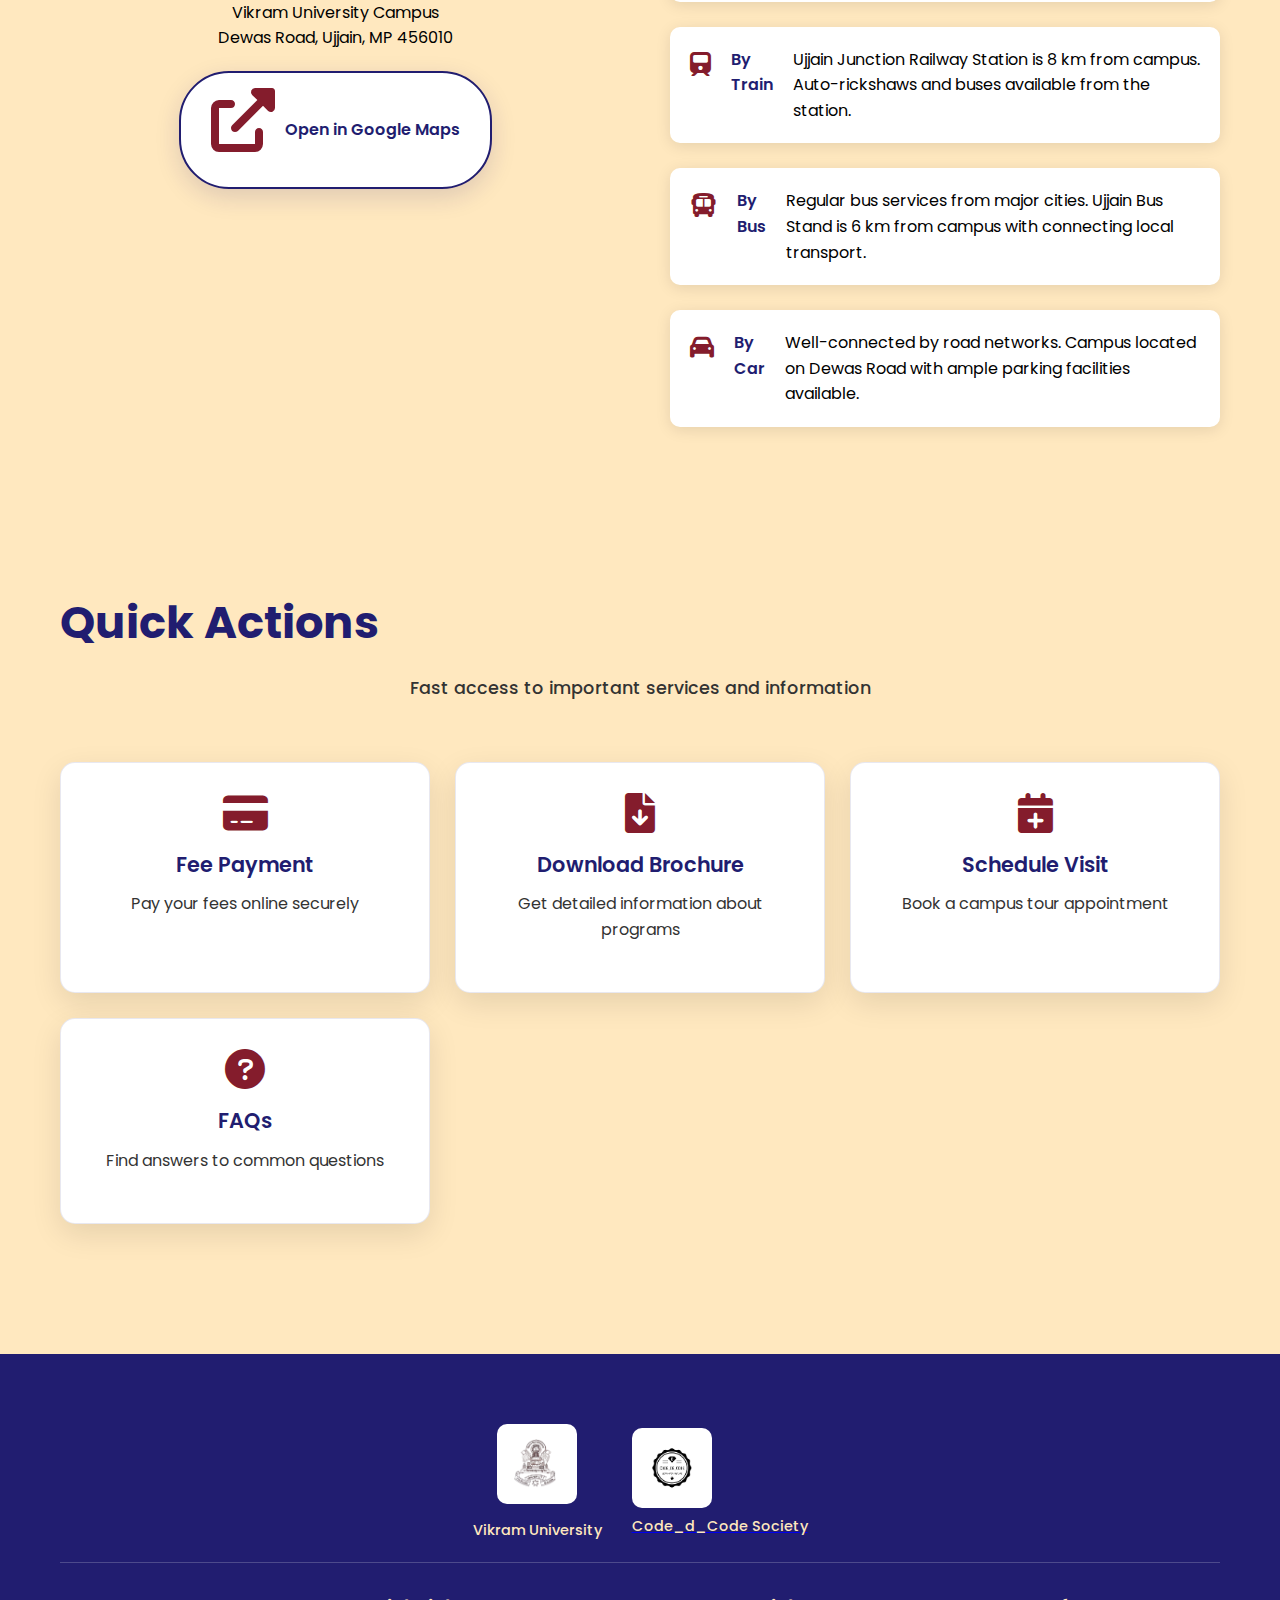
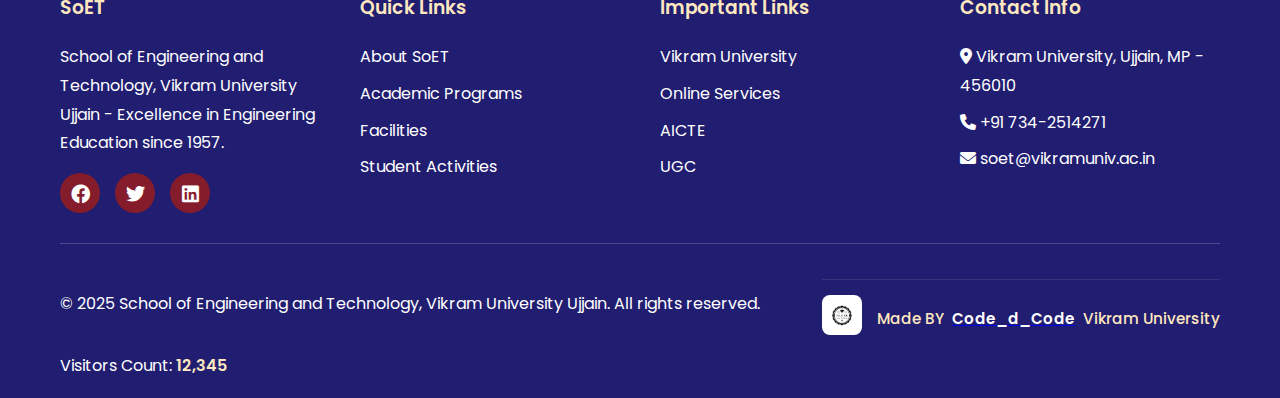
<file: pages/contact.html>
<!DOCTYPE html>
<html lang="en">
<head>
    <meta charset="UTF-8">
    <meta name="viewport" content="width=device-width, initial-scale=1.0">
    
    <!-- Primary Meta Tags -->
    <title>Contact Us - SoET | Vikram University Ujjain</title>
    <meta name="title" content="Contact Us - SoET | Vikram University">
    <meta name="description" content="Get in touch with School of Engineering and Technology, Vikram University, Ujjain. Find our address, phone, email, office hours, and location details. Connect with us for admissions and inquiries.">
    <meta name="keywords" content="Contact SoET, Vikram University Contact, Engineering College Ujjain, SoET Address, Phone Number, Email, Office Hours, Campus Location, Admissions Contact">
    <meta name="author" content="School of Engineering and Technology, Vikram University">
    <meta name="robots" content="index, follow">
    <meta name="language" content="English">
    
    <!-- Canonical URL -->
    <link rel="canonical" href="https://soet.vikramuniv.ac.in/contact.html">
    
    <!-- Open Graph / Facebook -->
    <meta property="og:type" content="website">
    <meta property="og:url" content="https://soet.vikramuniv.ac.in/contact.html">
    <meta property="og:title" content="Contact Us - SoET | Vikram University">
    <meta property="og:description" content="Get in touch with School of Engineering and Technology, Vikram University, Ujjain. Find our address, phone, email, office hours, and location details. Connect with us for admissions and inquiries.">
    <meta property="og:image" content="https://soet.vikramuniv.ac.in/../assets/images/vikram-university-Photoroom.png">
    <meta property="og:site_name" content="SoET - Vikram University">
    <meta property="og:locale" content="en_IN">
    
    <!-- Twitter -->
    <meta property="twitter:card" content="summary_large_image">
    <meta property="twitter:url" content="https://soet.vikramuniv.ac.in/contact.html">
    <meta property="twitter:title" content="Contact Us - SoET | Vikram University">
    <meta property="twitter:description" content="Get in touch with School of Engineering and Technology, Vikram University, Ujjain. Find our address, phone, email, office hours, and location details. Connect with us for admissions and inquiries.">
    <meta property="twitter:image" content="https://soet.vikramuniv.ac.in/../assets/images/vikram-university-Photoroom.png">
    
    <!-- Favicon -->
    <link rel="icon" type="image/x-icon" href="/favicon.ico">
    <link rel="apple-touch-icon" sizes="180x180" href="/apple-touch-icon.png">
    <link rel="icon" type="image/png" sizes="32x32" href="/favicon-32x32.png">
    <link rel="icon" type="image/png" sizes="16x16" href="/favicon-16x16.png">
    
    <!-- Geo Tags -->
    <meta name="geo.region" content="IN-MP">
    <meta name="geo.placename" content="Ujjain, Madhya Pradesh">
    <meta name="geo.position" content="23.1765;75.7885">
    <meta name="ICBM" content="23.1765, 75.7885">
    
    <link rel="stylesheet" href="../css/styles.css">
    <link href="https://fonts.googleapis.com/css2?family=Poppins:wght@300;400;500;600;700&display=swap" rel="stylesheet">
    <link rel="stylesheet" href="https://cdnjs.cloudflare.com/ajax/libs/font-awesome/6.0.0/css/all.min.css">
</head>
<body>
    <!-- Top Utility Bar -->
    <div class="top-bar">
        <div class="container">
            <div class="top-links">
                <a href="mailto:soet@vikramuniv.ac.in">
                    <i class="fas fa-envelope"></i>
                    soet@vikramuniv.ac.in
                </a>
                <a href="tel:+91-734-2521039">
                    <i class="fas fa-phone"></i>
                    +91-734-2521039
                </a>
            </div>
            <div class="utility-actions">
                <a href="announcements.html" class="announcements-btn">
                    <i class="fas fa-bullhorn"></i>
                    Announcements
                </a>
                <a href="syllabus.html" class="syllabus-btn">
                    <i class="fas fa-book-open"></i>
                    Syllabus
                </a>
            </div>
        </div>
    </div>

    <!-- Header -->
    <header class="header">
        <div class="container">
            <div class="logo-section">
                <img src="../assets/images/vikram-university-Photoroom.png" alt="Vikram University Logo" class="logo">
                <div class="title-section">
                    <h1>SoET</h1>
                    <p>School of Engineering and Technology</p>
                    <span>Vikram University, Ujjain</span>
                </div>
            </div>
            <nav class="nav">
                <ul>
                    <li><a href="../index.html">Home</a></li>
                    <li><a href="about.html">About</a></li>
                    <li><a href="academics.html">Academics</a></li>
                    <li><a href="facilities.html">Facilities</a></li>
                    <li><a href="activities.html">Activities</a></li>
                    <li><a href="contact.html" class="active">Contact</a></li>
                    <li><a href="https://vikram.mponline.gov.in/Portal/Services/VIKRAM/Entrance/UTD/Admission_Entrance_Form.aspx" target="_blank" class="admission-btn">Admission</a></li>
                </ul>
                <div class="mobile-menu-toggle">
                    <i class="fas fa-bars"></i>
                </div>
            </nav>
        </div>
    </header>

    <!-- Page Header -->
    <section class="page-header">
        <div class="container">
            <h1>Contact Us</h1>
            <p>Get in touch with us for admissions, inquiries, and information</p>
            <nav class="breadcrumb">
                <a href="../index.html">Home</a> <span>/</span> Contact
            </nav>
        </div>
    </section>

    <!-- Contact Section -->
    <section class="contact-main">
        <div class="container">
            <div class="contact-content">
                <!-- Contact Information -->
                <div class="contact-info-section">
                    <div class="section-header">
                        <h2>Get in Touch</h2>
                        <p>We're here to help with all your queries and concerns</p>
                    </div>
                    
                    <div class="contact-info">
                        <div class="contact-item">
                            <div class="contact-icon">
                                <i class="fas fa-map-marker-alt"></i>
                            </div>
                            <div class="contact-details">
                                <h3>Address</h3>
                                <p>School of Engineering and Technology<br>
                                Vikram University<br>
                                Dewas Road, Ujjain<br>
                                Madhya Pradesh - 456010<br>
                                India</p>
                            </div>
                        </div>

                        <div class="contact-item">
                            <div class="contact-icon">
                                <i class="fas fa-phone"></i>
                            </div>
                            <div class="contact-details">
                                <h3>Phone Numbers</h3>
                                <p><strong>Main Office:</strong> +91 734-2514271<br>
                                <strong>Admission Office:</strong> +91 734-2514272<br>
                                <strong>Dean's Office:</strong> +91 734-2514273<br>
                                <strong>Fax:</strong> +91 734-2514274</p>
                            </div>
                        </div>

                        <div class="contact-item">
                            <div class="contact-icon">
                                <i class="fas fa-envelope"></i>
                            </div>
                            <div class="contact-details">
                                <h3>Email Addresses</h3>
                                <p><strong>General Inquiries:</strong> soet@vikramuniv.ac.in<br>
                                <strong>Admissions:</strong> admissions.soet@vikramuniv.ac.in<br>
                                <strong>Academic Affairs:</strong> academics.soet@vikramuniv.ac.in<br>
                                <strong>Placement Cell:</strong> placements.soet@vikramuniv.ac.in</p>
                            </div>
                        </div>

                        <div class="contact-item">
                            <div class="contact-icon">
                                <i class="fas fa-clock"></i>
                            </div>
                            <div class="contact-details">
                                <h3>Office Hours</h3>
                                <p><strong>Monday - Friday:</strong> 9:00 AM - 5:00 PM<br>
                                <strong>Saturday:</strong> 9:00 AM - 1:00 PM<br>
                                <strong>Sunday:</strong> Closed<br>
                                <strong>Admission Season:</strong> Extended Hours</p>
                            </div>
                        </div>
                    </div>
                </div>

                <!-- Contact Form -->
                <div class="contact-form-section">
                    <div class="contact-form">
                        <h3>Send us a Message</h3>
                        <p>Fill out the form below and we'll get back to you as soon as possible</p>
                        
                        <form class="contact-form-fields">
                            <div class="form-row">
                                <div class="form-group">
                                    <label for="firstName">First Name *</label>
                                    <input type="text" id="firstName" name="firstName" required>
                                </div>
                                <div class="form-group">
                                    <label for="lastName">Last Name *</label>
                                    <input type="text" id="lastName" name="lastName" required>
                                </div>
                            </div>

                            <div class="form-row">
                                <div class="form-group">
                                    <label for="email">Email Address *</label>
                                    <input type="email" id="email" name="email" required>
                                </div>
                                <div class="form-group">
                                    <label for="phone">Phone Number</label>
                                    <input type="tel" id="phone" name="phone">
                                </div>
                            </div>

                            <div class="form-group">
                                <label for="inquiryType">Inquiry Type *</label>
                                <select id="inquiryType" name="inquiryType" required>
                                    <option value="">Select Inquiry Type</option>
                                    <option value="admission">Admission Information</option>
                                    <option value="academic">Academic Programs</option>
                                    <option value="placement">Placement & Career</option>
                                    <option value="facilities">Facilities & Infrastructure</option>
                                    <option value="research">Research Opportunities</option>
                                    <option value="general">General Information</option>
                                    <option value="other">Other</option>
                                </select>
                            </div>

                            <div class="form-group">
                                <label for="subject">Subject *</label>
                                <input type="text" id="subject" name="subject" required>
                            </div>

                            <div class="form-group">
                                <label for="message">Message *</label>
                                <textarea id="message" name="message" rows="6" required placeholder="Please provide detailed information about your inquiry..."></textarea>
                            </div>

                            <div class="form-group checkbox-group">
                                <label class="checkbox-label">
                                    <input type="checkbox" id="newsletter" name="newsletter">
                                    <span class="checkmark"></span>
                                    Subscribe to our newsletter for updates and announcements
                                </label>
                            </div>

                            <button type="submit" class="btn-primary">Send Message</button>
                        </form>
                    </div>
                </div>
            </div>
        </div>
    </section>

    <!-- Department Contacts -->
    <section class="department-contacts">
        <div class="container">
            <div class="section-header">
                <h2>Department Contacts</h2>
                <p>Direct contact information for specific departments</p>
            </div>
            <div class="departments-grid">
                <div class="department-card">
                    <div class="dept-icon">
                        <i class="fas fa-laptop-code"></i>
                    </div>
                    <h3>Computer Science Engineering</h3>
                    <div class="dept-contact">
                        <p><strong>Head of Department:</strong> Prof. (Dr.) Name</p>
                        <p><i class="fas fa-phone"></i> +91 734-2514275</p>
                        <p><i class="fas fa-envelope"></i> cse.hod@vikramuniv.ac.in</p>
                    </div>
                </div>

                <div class="department-card">
                    <div class="dept-icon">
                        <i class="fas fa-microchip"></i>
                    </div>
                    <h3>Electronics & Communication</h3>
                    <div class="dept-contact">
                        <p><strong>Head of Department:</strong> Prof. (Dr.) Name</p>
                        <p><i class="fas fa-phone"></i> +91 734-2514276</p>
                        <p><i class="fas fa-envelope"></i> ece.hod@vikramuniv.ac.in</p>
                    </div>
                </div>

                <div class="department-card">
                    <div class="dept-icon">
                        <i class="fas fa-cogs"></i>
                    </div>
                    <h3>Mechanical Engineering</h3>
                    <div class="dept-contact">
                        <p><strong>Head of Department:</strong> Prof. (Dr.) Name</p>
                        <p><i class="fas fa-phone"></i> +91 734-2514277</p>
                        <p><i class="fas fa-envelope"></i> me.hod@vikramuniv.ac.in</p>
                    </div>
                </div>

                <div class="department-card">
                    <div class="dept-icon">
                        <i class="fas fa-bolt"></i>
                    </div>
                    <h3>Electrical Engineering</h3>
                    <div class="dept-contact">
                        <p><strong>Head of Department:</strong> Prof. (Dr.) Name</p>
                        <p><i class="fas fa-phone"></i> +91 734-2514278</p>
                        <p><i class="fas fa-envelope"></i> ee.hod@vikramuniv.ac.in</p>
                    </div>
                </div>

                <div class="department-card">
                    <div class="dept-icon">
                        <i class="fas fa-road"></i>
                    </div>
                    <h3>Civil Engineering</h3>
                    <div class="dept-contact">
                        <p><strong>Head of Department:</strong> Prof. (Dr.) Name</p>
                        <p><i class="fas fa-phone"></i> +91 734-2514279</p>
                        <p><i class="fas fa-envelope"></i> ce.hod@vikramuniv.ac.in</p>
                    </div>
                </div>

                <div class="department-card">
                    <div class="dept-icon">
                        <i class="fas fa-industry"></i>
                    </div>
                    <h3>Chemical Engineering</h3>
                    <div class="dept-contact">
                        <p><strong>Head of Department:</strong> Prof. (Dr.) Name</p>
                        <p><i class="fas fa-phone"></i> +91 734-2514280</p>
                        <p><i class="fas fa-envelope"></i> che.hod@vikramuniv.ac.in</p>
                    </div>
                </div>
            </div>
        </div>
    </section>

    <!-- Map and Directions -->
    <section class="map-section">
        <div class="container">
            <div class="section-header">
                <h2>Location & Directions</h2>
                <p>Find us on the map and get directions to our campus</p>
            </div>
            <div class="map-content">
                <div class="map-container">
                    <div class="map-placeholder">
                        <i class="fas fa-map-marked-alt"></i>
                        <h3>Interactive Map</h3>
                        <p>Vikram University Campus<br>Dewas Road, Ujjain, MP 456010</p>
                        <a href="https://maps.google.com/?q=Vikram+University+Ujjain" target="_blank" class="btn-secondary">
                            <i class="fas fa-external-link-alt"></i> Open in Google Maps
                        </a>
                    </div>
                </div>
                <div class="directions-info">
                    <h3>How to Reach</h3>
                    <div class="transport-options">
                        <div class="transport-item">
                            <i class="fas fa-plane"></i>
                            <h4>By Air</h4>
                            <p>Nearest airport is Devi Ahilya Bai Holkar Airport, Indore (55 km from campus). Regular taxi and bus services available.</p>
                        </div>
                        <div class="transport-item">
                            <i class="fas fa-train"></i>
                            <h4>By Train</h4>
                            <p>Ujjain Junction Railway Station is 8 km from campus. Auto-rickshaws and buses available from the station.</p>
                        </div>
                        <div class="transport-item">
                            <i class="fas fa-bus"></i>
                            <h4>By Bus</h4>
                            <p>Regular bus services from major cities. Ujjain Bus Stand is 6 km from campus with connecting local transport.</p>
                        </div>
                        <div class="transport-item">
                            <i class="fas fa-car"></i>
                            <h4>By Car</h4>
                            <p>Well-connected by road networks. Campus located on Dewas Road with ample parking facilities available.</p>
                        </div>
                    </div>
                </div>
            </div>
        </div>
    </section>

    <!-- Quick Actions -->
    <section class="quick-actions">
        <div class="container">
            <div class="section-header">
                <h2>Quick Actions</h2>
                <p>Fast access to important services and information</p>
            </div>
            <div class="actions-grid">
                <a href="https://vikram.mponline.gov.in/" class="action-card" target="_blank">
                    <i class="fas fa-credit-card"></i>
                    <h3>Fee Payment</h3>
                    <p>Pay your fees online securely</p>
                </a>
                <a href="#" class="action-card">
                    <i class="fas fa-file-download"></i>
                    <h3>Download Brochure</h3>
                    <p>Get detailed information about programs</p>
                </a>
                <a href="#" class="action-card">
                    <i class="fas fa-calendar-plus"></i>
                    <h3>Schedule Visit</h3>
                    <p>Book a campus tour appointment</p>
                </a>
                <a href="#" class="action-card">
                    <i class="fas fa-question-circle"></i>
                    <h3>FAQs</h3>
                    <p>Find answers to common questions</p>
                </a>
            </div>
        </div>
    </section>

    <!-- Footer -->
    <footer class="footer">
        <div class="container">
            <!-- Footer Logos Section -->
            <div class="footer-logos">
                <div class="footer-logo-item">
                    <img src="../assets/images/vikram-university-Photoroom.png" alt="Vikram University Logo" class="footer-logo">
                    <div class="footer-logo-text">Vikram University</div>
                </div>
                <div class="footer-logo-item">
                    <a href="https://www.codedcode.tech" target="_blank">
                        <img src="../assets/images/Code_D_Code Logo.png" alt="Code_d_Code Logo" class="footer-logo">
                        <div class="footer-logo-text">Code_d_Code Society</div>
                    </a>
                </div>
            </div>
            
            <div class="footer-content">
                <div class="footer-section">
                    <h3>SoET</h3>
                    <p>School of Engineering and Technology, Vikram University Ujjain - Excellence in Engineering Education since 1957.</p>
                    <div class="social-links">
                        <a href="https://www.facebook.com/share/12J7Pi4TL3T/" target="_blank"><i class="fab fa-facebook"></i></a>
                        <a href="https://x.com/vuujjain" target="_blank"><i class="fab fa-twitter"></i></a>
                        <a href="https://www.linkedin.com/company/vikramuniversity/" target="_blank"><i class="fab fa-linkedin"></i></a>
                    </div>
                </div>
                <div class="footer-section">
                    <h3>Quick Links</h3>
                    <ul>
                        <li><a href="about.html">About SoET</a></li>
                        <li><a href="academics.html">Academic Programs</a></li>
                        <li><a href="facilities.html">Facilities</a></li>
                        <li><a href="activities.html">Student Activities</a></li>
                    </ul>
                </div>
                <div class="footer-section">
                    <h3>Important Links</h3>
                    <ul>
                        <li><a href="https://vikramuniv.ac.in/" target="_blank">Vikram University</a></li>
                        <li><a href="https://vikram.mponline.gov.in/" target="_blank">Online Services</a></li>
                        <li><a href="https://www.aicte-india.org/" target="_blank">AICTE</a></li>
                        <li><a href="https://www.ugc.ac.in/" target="_blank">UGC</a></li>
                    </ul>
                </div>
                <div class="footer-section">
                    <h3>Contact Info</h3>
                    <p><i class="fas fa-map-marker-alt"></i> Vikram University, Ujjain, MP - 456010</p>
                    <p><i class="fas fa-phone"></i> +91 734-2514271</p>
                    <p><i class="fas fa-envelope"></i> soet@vikramuniv.ac.in</p>
                </div>
            </div>
            <div class="footer-bottom">
                <p>&copy; 2025 School of Engineering and Technology, Vikram University Ujjain. All rights reserved.</p>
                <div class="made-by-section">
                    <a href="https://www.codedcode.tech" target="_blank">
                        <img src="../assets/images/Code_D_Code Logo.png" alt="Code_d_Code Logo" class="code-d-code-logo">
                    </a>
                    <div class="made-by-text">
                        Made BY <a href="https://www.codedcode.tech" target="_blank"><span class="made-by-highlight">Code_d_Code</span></a> Vikram University
                    </div>
                </div>
                <p>Visitors Count: <span id="visitor-count">12,345</span></p>
            </div>
        </div>
    </footer>

    <script src="../js/script.js"></script>
</body>
</html>
</file>
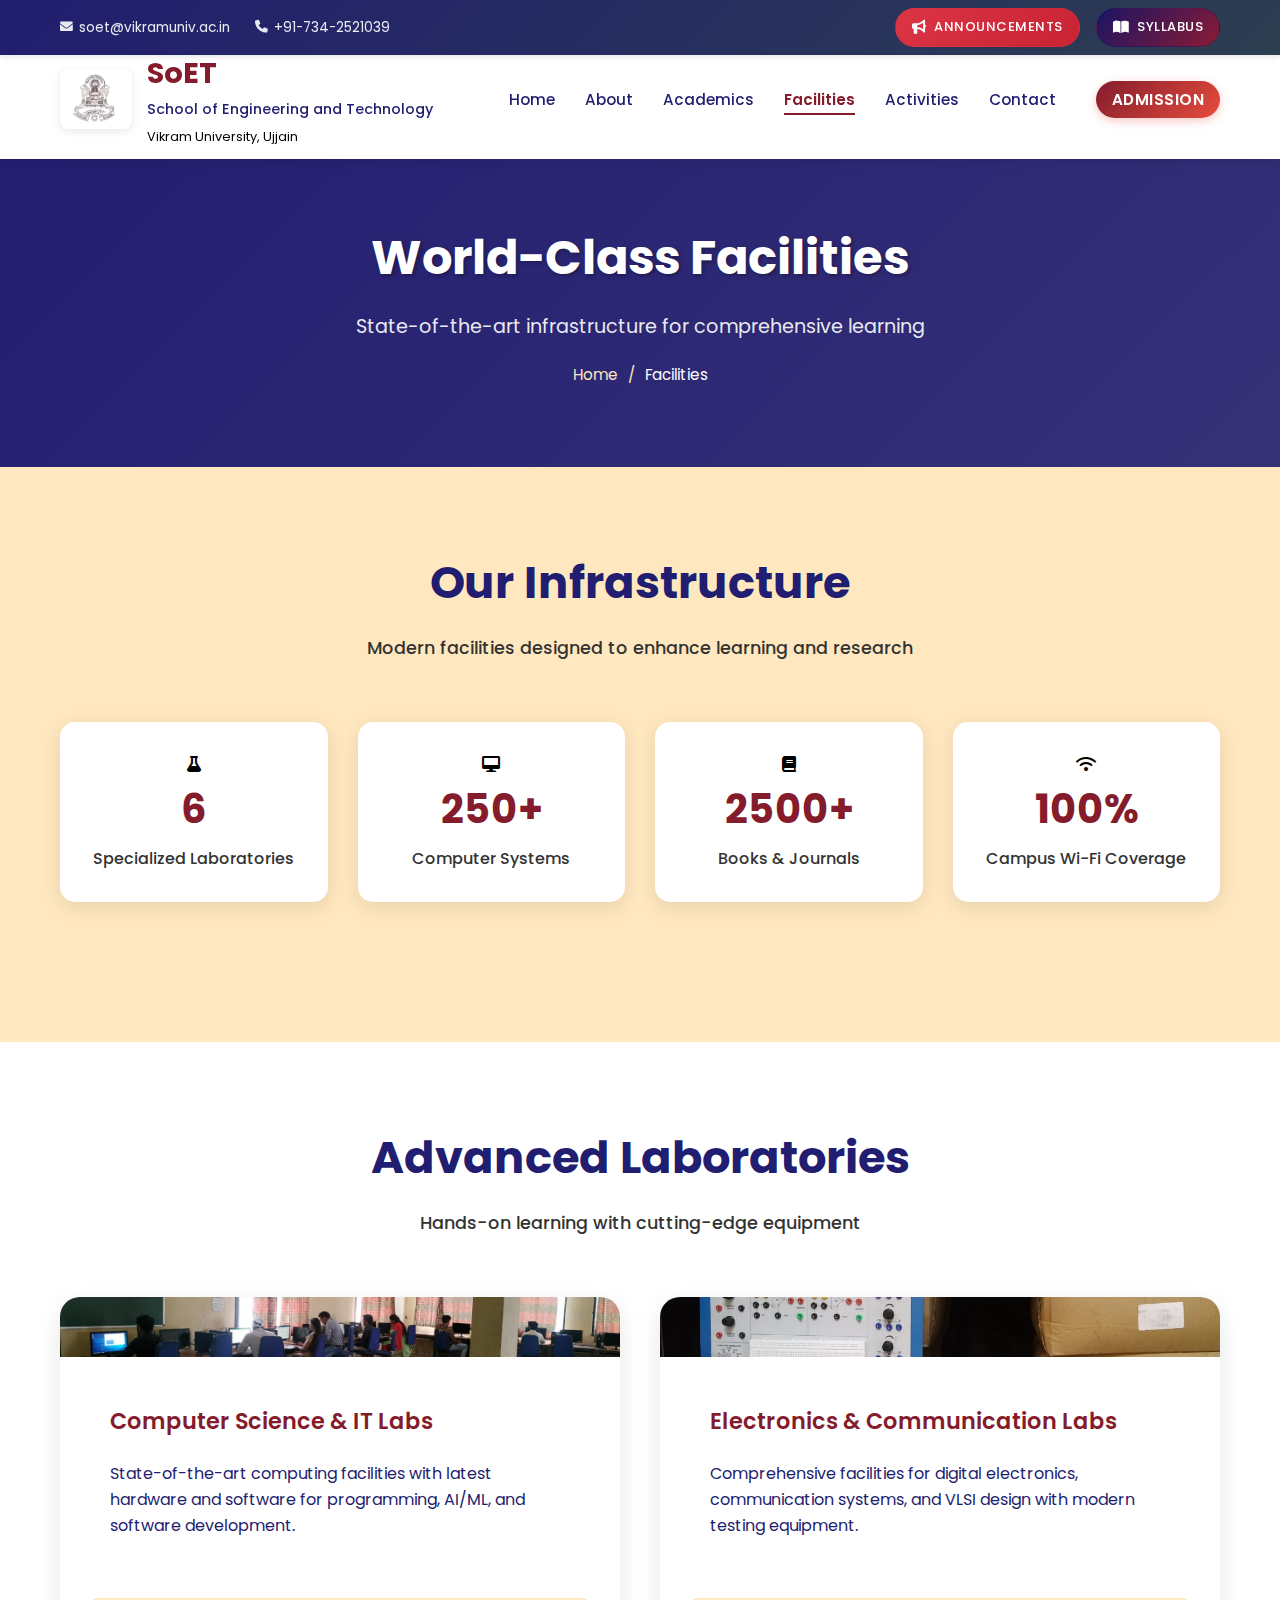
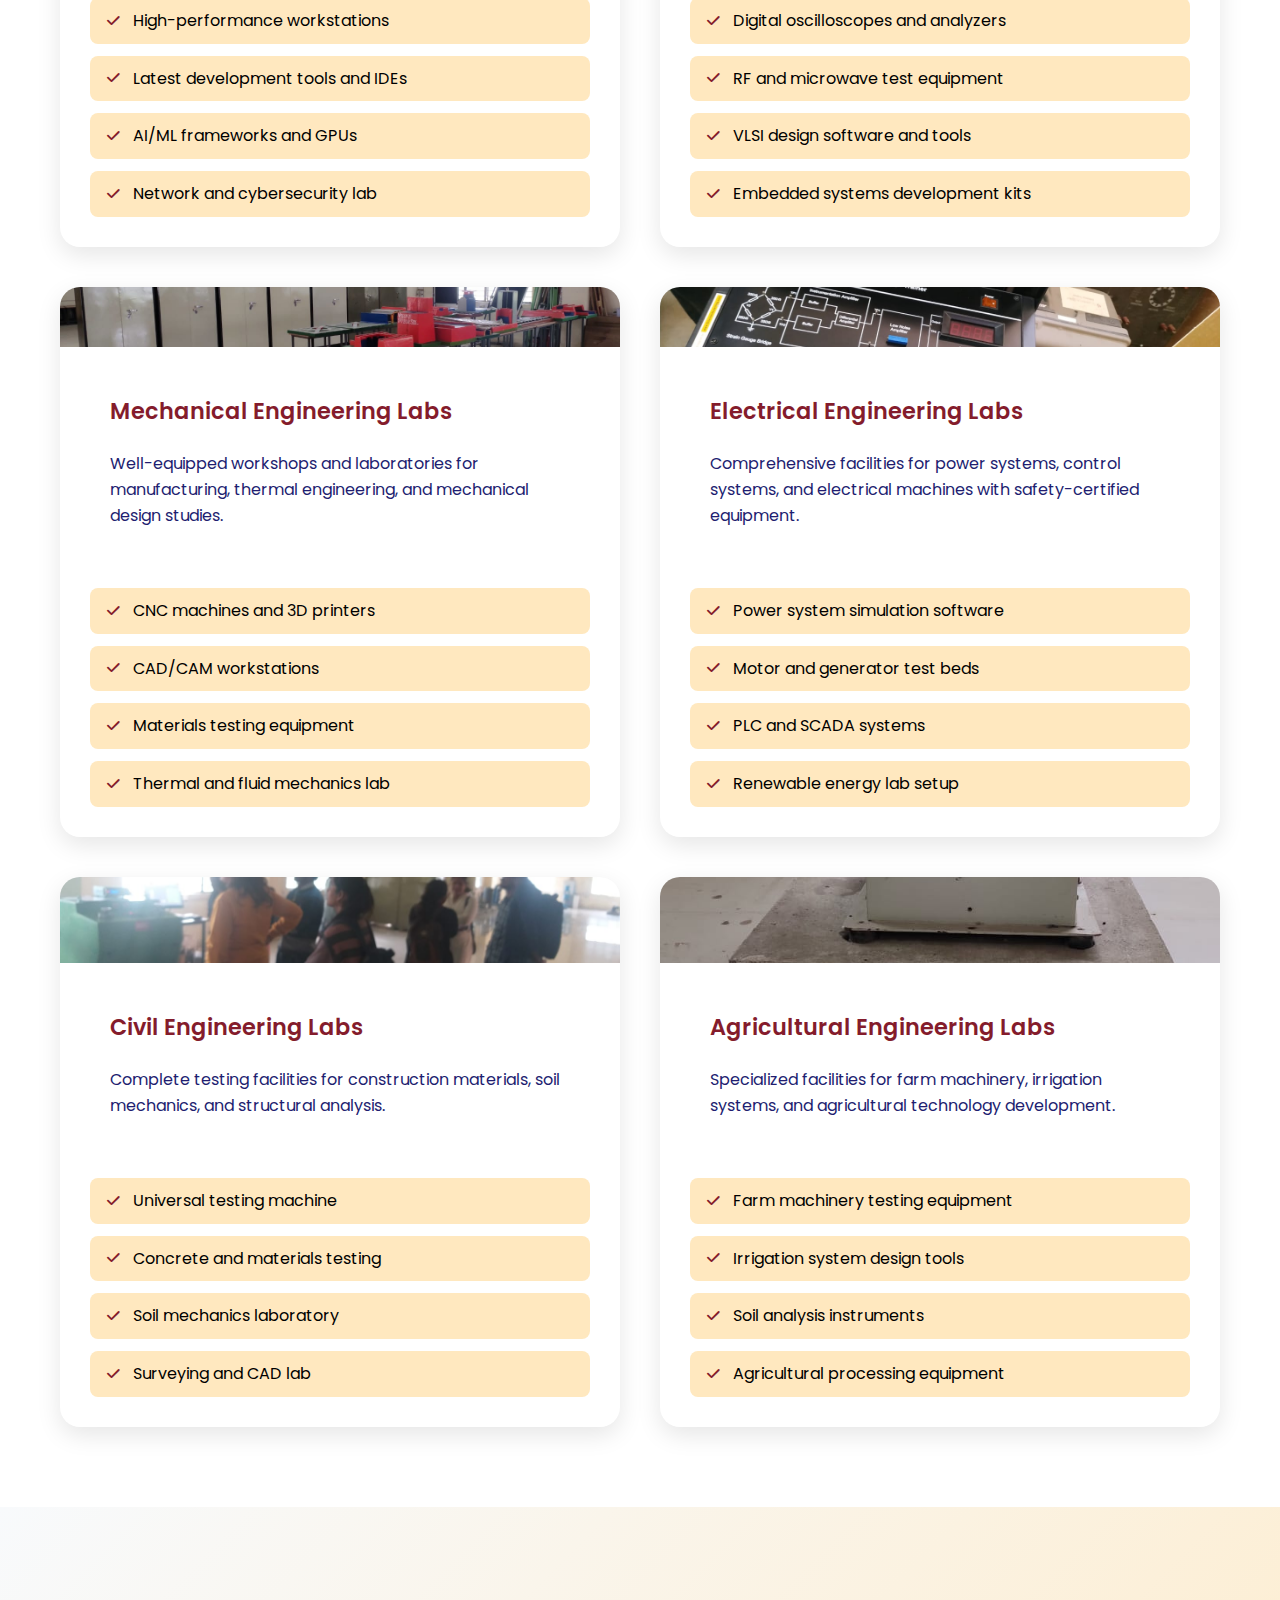
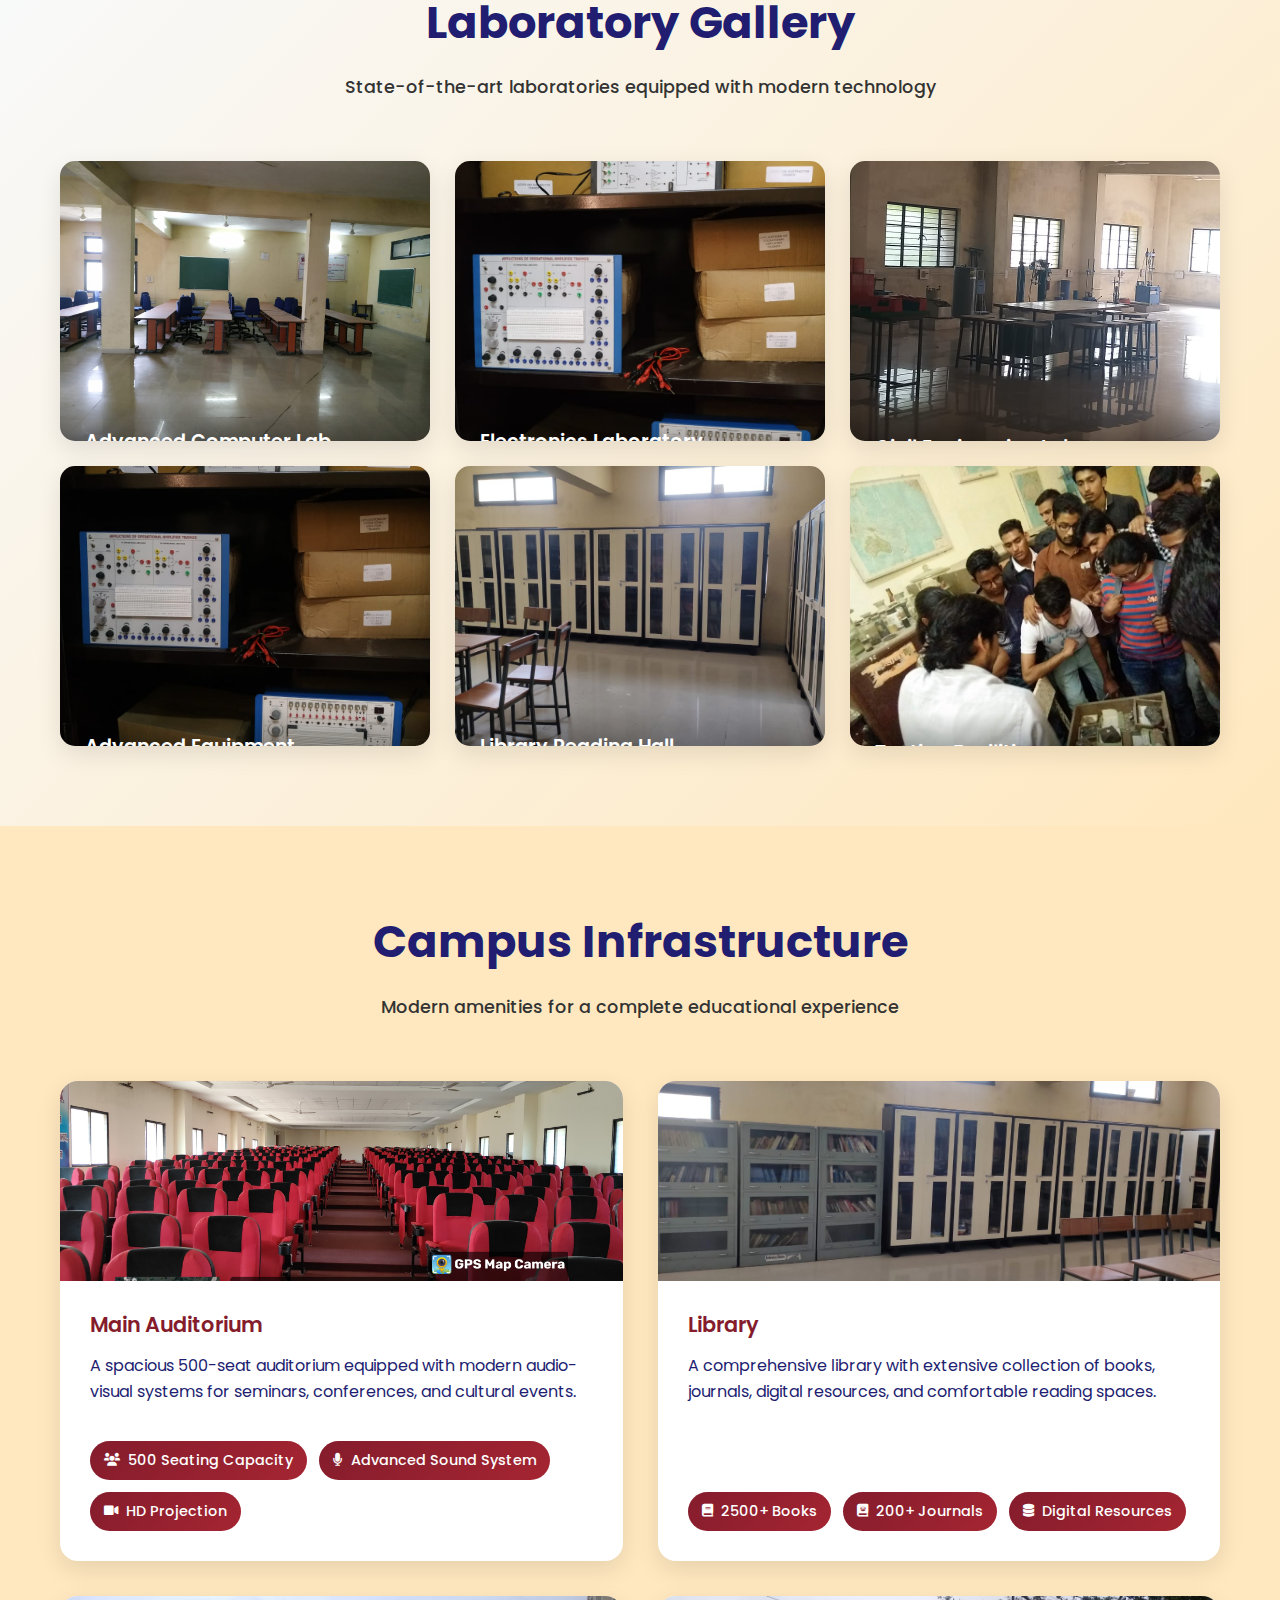
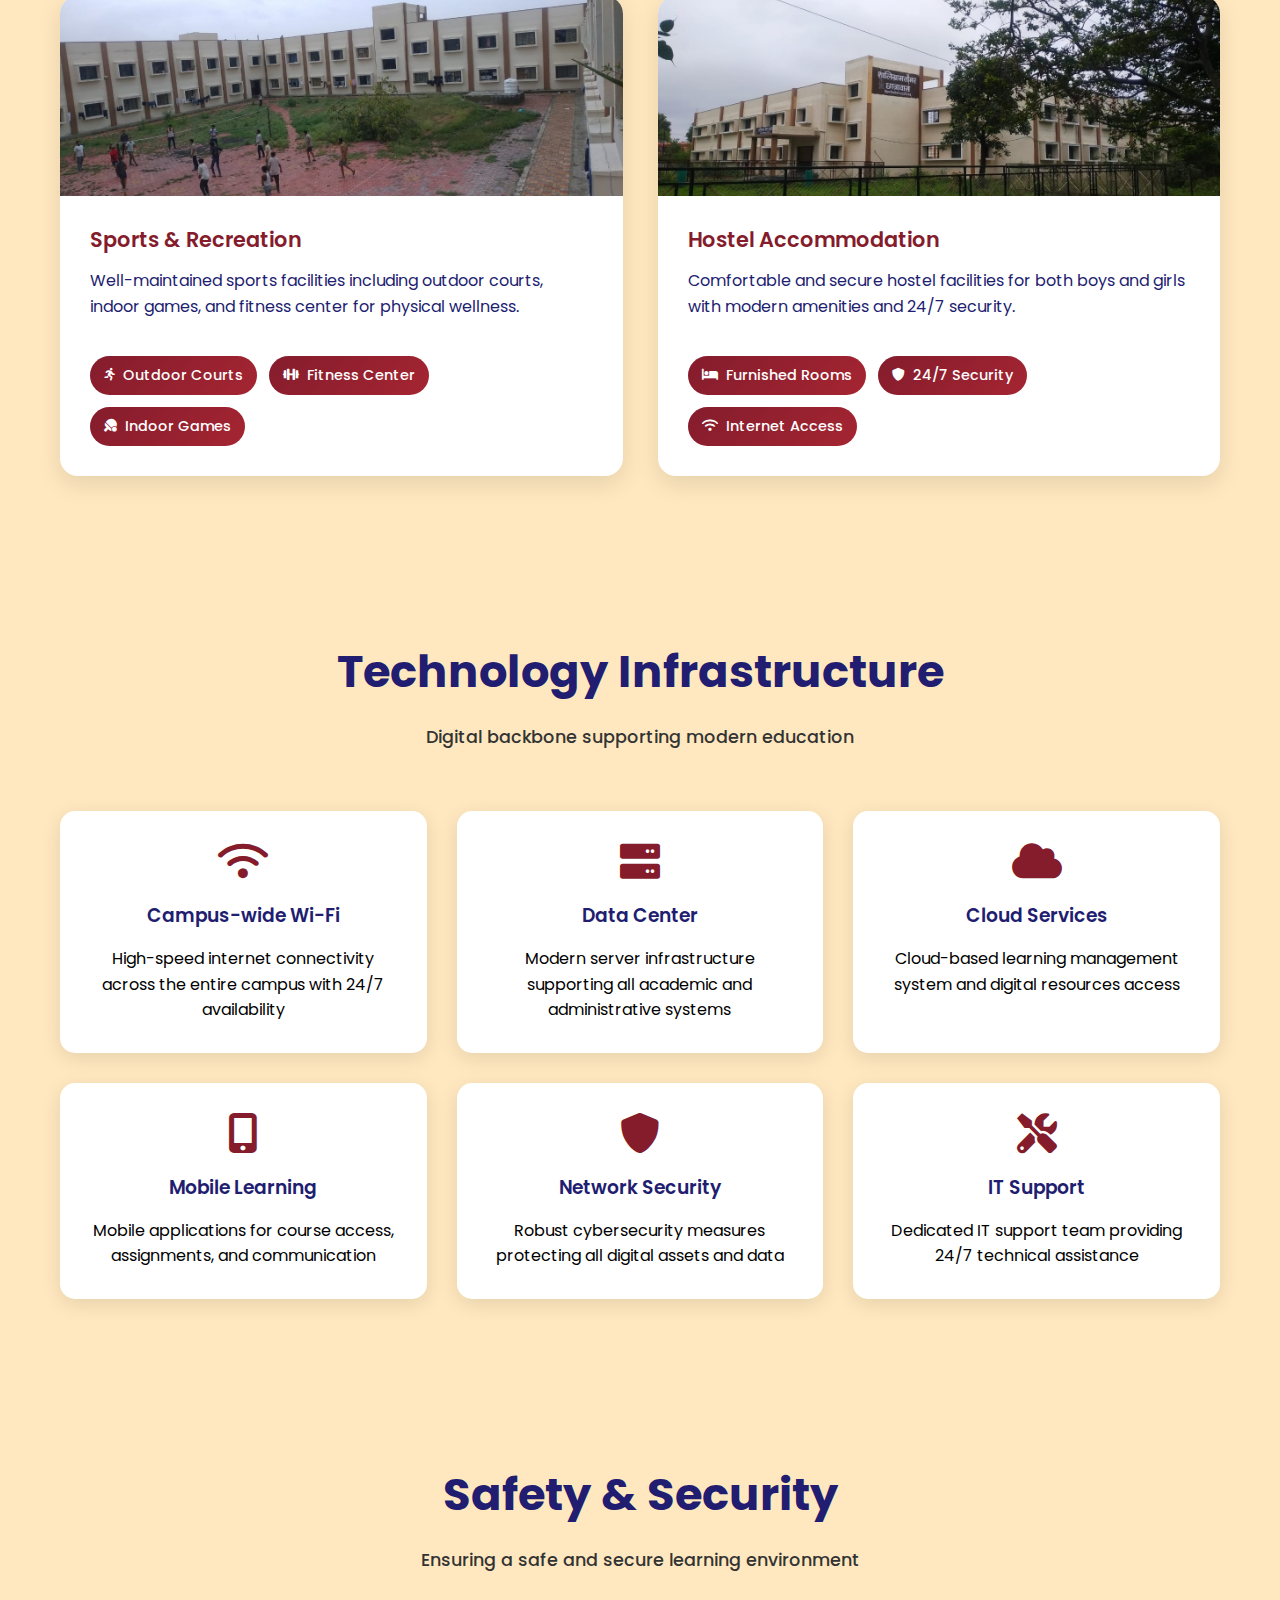
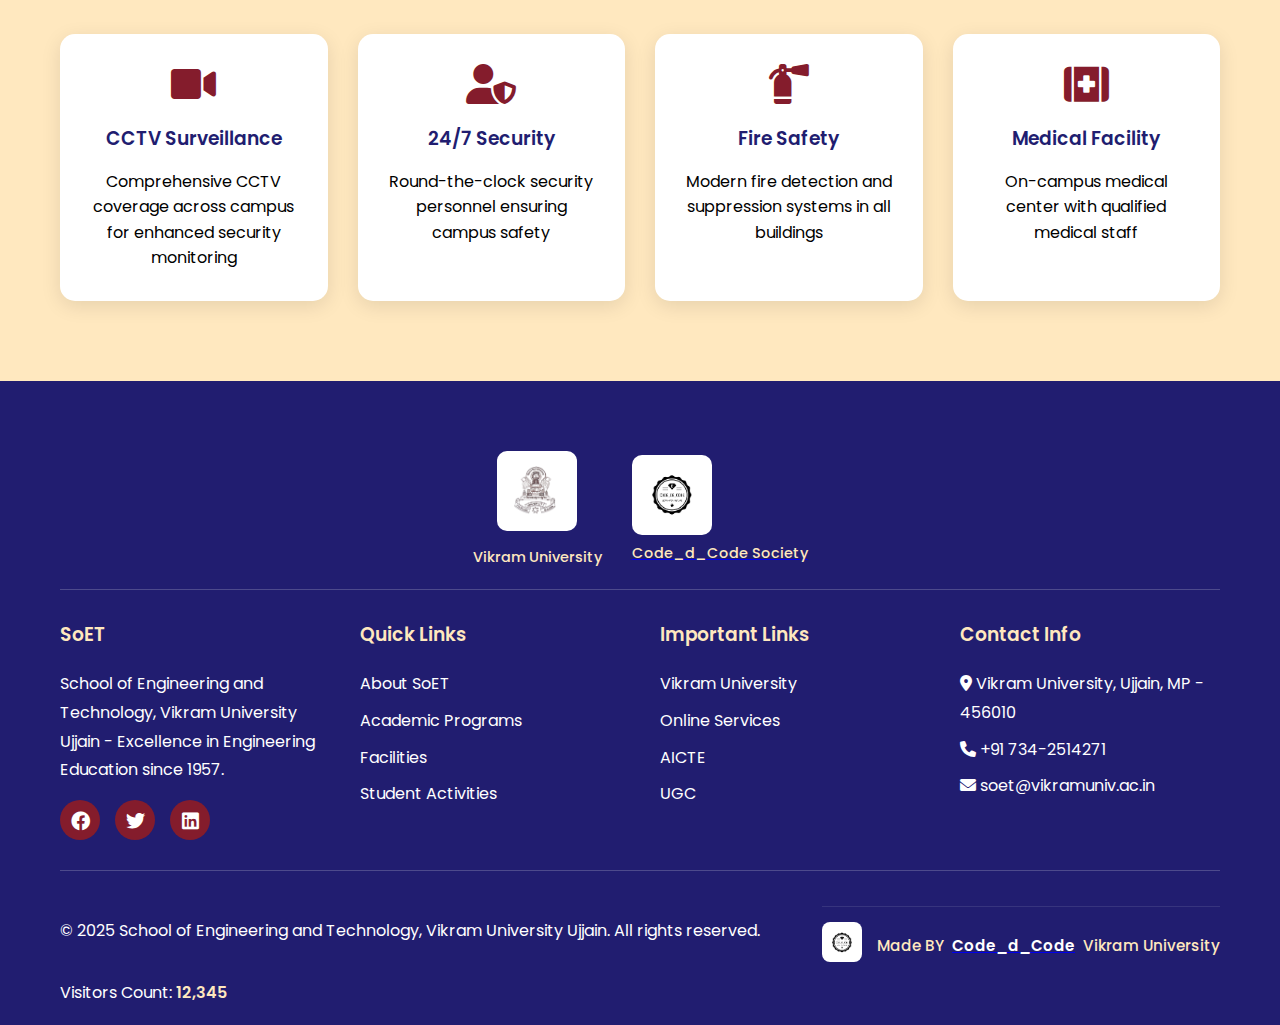
<file: pages/facilities.html>
<!DOCTYPE html>
<html lang="en">
<head>
    <meta charset="UTF-8">
    <meta name="viewport" content="width=device-width, initial-scale=1.0">
    
    <!-- Primary Meta Tags -->
    <title>Facilities - SoET | Vikram University Ujjain</title>
    <meta name="title" content="Facilities - SoET | Vikram University">
    <meta name="description" content="Explore state-of-the-art facilities at SoET, Vikram University including modern laboratories, computer centers, library, sports complex, hostels, cafeteria, and campus infrastructure.">
    <meta name="keywords" content="SoET Facilities, Engineering Labs, Computer Lab, Library, Sports Complex, Hostel, Campus Infrastructure, Vikram University Facilities, Engineering College Amenities">
    <meta name="author" content="School of Engineering and Technology, Vikram University">
    <meta name="robots" content="index, follow">
    <meta name="language" content="English">
    
    <!-- Canonical URL -->
    <link rel="canonical" href="https://soet.vikramuniv.ac.in/facilities.html">
    
    <!-- Open Graph / Facebook -->
    <meta property="og:type" content="website">
    <meta property="og:url" content="https://soet.vikramuniv.ac.in/facilities.html">
    <meta property="og:title" content="Facilities - SoET | Vikram University">
    <meta property="og:description" content="Explore state-of-the-art facilities at SoET, Vikram University including modern laboratories, computer centers, library, sports complex, hostels, cafeteria, and campus infrastructure.">
    <meta property="og:image" content="https://soet.vikramuniv.ac.in/../assets/images/vikram-university-Photoroom.png">
    <meta property="og:site_name" content="SoET - Vikram University">
    <meta property="og:locale" content="en_IN">
    
    <!-- Twitter -->
    <meta property="twitter:card" content="summary_large_image">
    <meta property="twitter:url" content="https://soet.vikramuniv.ac.in/facilities.html">
    <meta property="twitter:title" content="Facilities - SoET | Vikram University">
    <meta property="twitter:description" content="Explore state-of-the-art facilities at SoET, Vikram University including modern laboratories, computer centers, library, sports complex, hostels, cafeteria, and campus infrastructure.">
    <meta property="twitter:image" content="https://soet.vikramuniv.ac.in/../assets/images/vikram-university-Photoroom.png">
    
    <!-- Favicon -->
    <link rel="icon" type="image/x-icon" href="/favicon.ico">
    <link rel="apple-touch-icon" sizes="180x180" href="/apple-touch-icon.png">
    <link rel="icon" type="image/png" sizes="32x32" href="/favicon-32x32.png">
    <link rel="icon" type="image/png" sizes="16x16" href="/favicon-16x16.png">
    
    <!-- Geo Tags -->
    <meta name="geo.region" content="IN-MP">
    <meta name="geo.placename" content="Ujjain, Madhya Pradesh">
    <meta name="geo.position" content="23.1765;75.7885">
    <meta name="ICBM" content="23.1765, 75.7885">
    
    <link rel="stylesheet" href="../css/styles.css">
    <link href="https://fonts.googleapis.com/css2?family=Poppins:wght@300;400;500;600;700&display=swap" rel="stylesheet">
    <link rel="stylesheet" href="https://cdnjs.cloudflare.com/ajax/libs/font-awesome/6.0.0/css/all.min.css">
</head>
<body>
    <!-- Top Utility Bar -->
    <div class="top-bar">
        <div class="container">
            <div class="top-links">
                <a href="mailto:soet@vikramuniv.ac.in">
                    <i class="fas fa-envelope"></i>
                    soet@vikramuniv.ac.in
                </a>
                <a href="tel:+91-734-2521039">
                    <i class="fas fa-phone"></i>
                    +91-734-2521039
                </a>
            </div>
            <div class="utility-actions">
                <a href="announcements.html" class="announcements-btn">
                    <i class="fas fa-bullhorn"></i>
                    Announcements
                </a>
                <a href="syllabus.html" class="syllabus-btn">
                    <i class="fas fa-book-open"></i>
                    Syllabus
                </a>
            </div>
        </div>
    </div>

    <!-- Header -->
    <header class="header">
        <div class="container">
            <div class="logo-section">
                <img src="../assets/images/vikram-university-Photoroom.png" alt="Vikram University Logo" class="logo">
                <div class="title-section">
                    <h1>SoET</h1>
                    <p>School of Engineering and Technology</p>
                    <span>Vikram University, Ujjain</span>
                </div>
            </div>
            <nav class="nav">
                <ul>
                    <li><a href="../index.html">Home</a></li>
                    <li><a href="about.html">About</a></li>
                    <li><a href="academics.html">Academics</a></li>
                    <li><a href="facilities.html" class="active">Facilities</a></li>
                    <li><a href="activities.html">Activities</a></li>
                    <li><a href="contact.html">Contact</a></li>
                    <li><a href="https://vikram.mponline.gov.in/Portal/Services/VIKRAM/Entrance/UTD/Admission_Entrance_Form.aspx" target="_blank" class="admission-btn">Admission</a></li>
                </ul>
                <div class="mobile-menu-toggle">
                    <i class="fas fa-bars"></i>
                </div>
            </nav>
        </div>
    </header>

    <!-- Page Header -->
    <section class="page-header">
        <div class="container">
            <h1>World-Class Facilities</h1>
            <p>State-of-the-art infrastructure for comprehensive learning</p>
            <nav class="breadcrumb">
                <a href="../index.html">Home</a> <span>/</span> Facilities
            </nav>
        </div>
    </section>

    <!-- Facilities Overview -->
    <section class="facilities-overview">
        <div class="container">
            <div class="section-header">
                <h2>Our Infrastructure</h2>
                <p>Modern facilities designed to enhance learning and research</p>
            </div>
            <div class="overview-stats">
                <div class="stat-item">
                    <i class="fas fa-flask"></i>
                    <h3>6</h3>
                    <p>Specialized Laboratories</p>
                </div>
                <div class="stat-item">
                    <i class="fas fa-desktop"></i>
                    <h3>250+</h3>
                    <p>Computer Systems</p>
                </div>
                <div class="stat-item">
                    <i class="fas fa-book"></i>
                    <h3>2500+</h3>
                    <p>Books & Journals</p>
                </div>
                <div class="stat-item">
                    <i class="fas fa-wifi"></i>
                    <h3>100%</h3>
                    <p>Campus Wi-Fi Coverage</p>
                </div>
            </div>
        </div>
    </section>

    <!-- Laboratories Section -->
    <section class="laboratories-section">
        <div class="container">
            <div class="section-header">
                <h2>Advanced Laboratories</h2>
                <p>Hands-on learning with cutting-edge equipment</p>
            </div>
            <div class="facilities-grid">
                <div class="facility-item detailed">
                    <div class="facility-image">
                        <img src="../assets/images/College Pics/LAB/Computer Lab.jpg" alt="Computer Science Lab">
                    </div>
                    <div class="facility-content">
                        <h3>Computer Science & IT Labs</h3>
                        <p>State-of-the-art computing facilities with latest hardware and software for programming, AI/ML, and software development.</p>
                        <ul class="facility-features">
                            <li><i class="fas fa-check"></i> High-performance workstations</li>
                            <li><i class="fas fa-check"></i> Latest development tools and IDEs</li>
                            <li><i class="fas fa-check"></i> AI/ML frameworks and GPUs</li>
                            <li><i class="fas fa-check"></i> Network and cybersecurity lab</li>
                        </ul>
                    </div>
                </div>

                <div class="facility-item detailed">
                    <div class="facility-image">
                        <img src="../assets/images/College Pics/LAB/Electronics Lab.jpg" alt="Electronics Lab">
                    </div>
                    <div class="facility-content">
                        <h3>Electronics & Communication Labs</h3>
                        <p>Comprehensive facilities for digital electronics, communication systems, and VLSI design with modern testing equipment.</p>
                        <ul class="facility-features">
                            <li><i class="fas fa-check"></i> Digital oscilloscopes and analyzers</li>
                            <li><i class="fas fa-check"></i> RF and microwave test equipment</li>
                            <li><i class="fas fa-check"></i> VLSI design software and tools</li>
                            <li><i class="fas fa-check"></i> Embedded systems development kits</li>
                        </ul>
                    </div>
                </div>

                <div class="facility-item detailed">
                    <div class="facility-image">
                        <img src="../assets/images/College Pics/LAB/Mechenical Lab.jpg" alt="Mechanical Lab">
                    </div>
                    <div class="facility-content">
                        <h3>Mechanical Engineering Labs</h3>
                        <p>Well-equipped workshops and laboratories for manufacturing, thermal engineering, and mechanical design studies.</p>
                        <ul class="facility-features">
                            <li><i class="fas fa-check"></i> CNC machines and 3D printers</li>
                            <li><i class="fas fa-check"></i> CAD/CAM workstations</li>
                            <li><i class="fas fa-check"></i> Materials testing equipment</li>
                            <li><i class="fas fa-check"></i> Thermal and fluid mechanics lab</li>
                        </ul>
                    </div>
                </div>

                <div class="facility-item detailed">
                    <div class="facility-image">
                        <img src="../assets/images/College Pics/LAB/Electronics Lab (2).jpg" alt="Electrical Engineering Lab">
                    </div>
                    <div class="facility-content">
                        <h3>Electrical Engineering Labs</h3>
                        <p>Comprehensive facilities for power systems, control systems, and electrical machines with safety-certified equipment.</p>
                        <ul class="facility-features">
                            <li><i class="fas fa-check"></i> Power system simulation software</li>
                            <li><i class="fas fa-check"></i> Motor and generator test beds</li>
                            <li><i class="fas fa-check"></i> PLC and SCADA systems</li>
                            <li><i class="fas fa-check"></i> Renewable energy lab setup</li>
                        </ul>
                    </div>
                </div>

                <div class="facility-item detailed">
                    <div class="facility-image">
                        <img src="../assets/images/College Pics/LAB/Civil Lab.jpg" alt="Civil Engineering Lab">
                    </div>
                    <div class="facility-content">
                        <h3>Civil Engineering Labs</h3>
                        <p>Complete testing facilities for construction materials, soil mechanics, and structural analysis.</p>
                        <ul class="facility-features">
                            <li><i class="fas fa-check"></i> Universal testing machine</li>
                            <li><i class="fas fa-check"></i> Concrete and materials testing</li>
                            <li><i class="fas fa-check"></i> Soil mechanics laboratory</li>
                            <li><i class="fas fa-check"></i> Surveying and CAD lab</li>
                        </ul>
                    </div>
                </div>

                <div class="facility-item detailed">
                    <div class="facility-image">
                        <img src="../assets/images/College Pics/LAB/Agricultral Lab.jpg" alt="Agricultural Engineering Lab">
                    </div>
                    <div class="facility-content">
                        <h3>Agricultural Engineering Labs</h3>
                        <p>Specialized facilities for farm machinery, irrigation systems, and agricultural technology development.</p>
                        <ul class="facility-features">
                            <li><i class="fas fa-check"></i> Farm machinery testing equipment</li>
                            <li><i class="fas fa-check"></i> Irrigation system design tools</li>
                            <li><i class="fas fa-check"></i> Soil analysis instruments</li>
                            <li><i class="fas fa-check"></i> Agricultural processing equipment</li>
                        </ul>
                    </div>
                </div>
            </div>
        </div>
    </section>

    <!-- Lab Gallery Section -->
    <section class="lab-gallery-section">
        <div class="container">
            <div class="section-header">
                <h2>Laboratory Gallery</h2>
                <p>State-of-the-art laboratories equipped with modern technology</p>
            </div>
            <div class="lab-gallery-grid">
                <div class="gallery-item">
                    <img src="../assets/images/College Pics/LAB/Computer Lab (2).jpg" alt="Computer Lab">
                    <div class="gallery-overlay">
                        <h4>Advanced Computer Lab</h4>
                        <p>Latest computing facilities for programming and software development</p>
                    </div>
                </div>
                <div class="gallery-item">
                    <img src="../assets/images/College Pics/LAB/Electronics Lab (3).jpg" alt="Electronics Lab">
                    <div class="gallery-overlay">
                        <h4>Electronics Laboratory</h4>
                        <p>Digital electronics and communication systems testing</p>
                    </div>
                </div>
                <div class="gallery-item">
                    <img src="../assets/images/College Pics/LAB/Civil Lab (2).jpg" alt="Civil Lab">
                    <div class="gallery-overlay">
                        <h4>Civil Engineering Lab</h4>
                        <p>Structural testing and materials analysis</p>
                    </div>
                </div>
                <div class="gallery-item">
                    <img src="../assets/images/College Pics/LAB/Electronics Lab (4).jpg" alt="Electronics Equipment">
                    <div class="gallery-overlay">
                        <h4>Advanced Equipment</h4>
                        <p>Precision instruments for research and development</p>
                    </div>
                </div>
                <div class="gallery-item">
                    <img src="../assets/images/College Pics/LAB/Library (2).jpg" alt="Library Reading Hall">
                    <div class="gallery-overlay">
                        <h4>Library Reading Hall</h4>
                        <p>Quiet study spaces with extensive resources</p>
                    </div>
                </div>
                <div class="gallery-item">
                    <img src="../assets/images/College Pics/LAB/Civil Lab (3).jpg" alt="Testing Equipment">
                    <div class="gallery-overlay">
                        <h4>Testing Facilities</h4>
                        <p>Quality testing and analysis equipment</p>
                    </div>
                </div>
            </div>
        </div>
    </section>

    <!-- Infrastructure Section -->
    <section class="infrastructure-section">
        <div class="container">
            <div class="section-header">
                <h2>Campus Infrastructure</h2>
                <p>Modern amenities for a complete educational experience</p>
            </div>
            <div class="infrastructure-grid">
                <div class="infra-item">
                    <img src="../assets/images/College Pics/Auditorium/Auditorium.jpg" alt="Auditorium">
                    <div class="infra-content">
                        <h3>Main Auditorium</h3>
                        <p>A spacious 500-seat auditorium equipped with modern audio-visual systems for seminars, conferences, and cultural events.</p>
                        <div class="infra-features">
                            <span><i class="fas fa-users"></i> 500 Seating Capacity</span>
                            <span><i class="fas fa-microphone"></i> Advanced Sound System</span>
                            <span><i class="fas fa-video"></i> HD Projection</span>
                        </div>
                    </div>
                </div>

                <div class="infra-item">
                    <img src="../assets/images/College Pics/LAB/Library.jpg" alt="Library">
                    <div class="infra-content">
                        <h3>Library</h3>
                        <p>A comprehensive library with extensive collection of books, journals, digital resources, and comfortable reading spaces.</p>
                        <div class="infra-features">
                            <span><i class="fas fa-book"></i> 2500+ Books</span>
                            <span><i class="fas fa-journal-whills"></i> 200+ Journals</span>
                            <span><i class="fas fa-database"></i> Digital Resources</span>
                        </div>
                    </div>
                </div>

                <div class="infra-item">
                    <img src="../assets/images/College Pics/Sport Area.jpg" alt="Sports & Recreation">
                    <div class="infra-content">
                        <h3>Sports & Recreation</h3>
                        <p>Well-maintained sports facilities including outdoor courts, indoor games, and fitness center for physical wellness.</p>
                        <div class="infra-features">
                            <span><i class="fas fa-running"></i> Outdoor Courts</span>
                            <span><i class="fas fa-dumbbell"></i> Fitness Center</span>
                            <span><i class="fas fa-table-tennis"></i> Indoor Games</span>
                        </div>
                    </div>
                </div>

                <div class="infra-item">
                    <img src="../assets/images/College Pics/Hostel/Shaligram Tomar Hostel Side View.jpg" alt="Hostel Accommodation">
                    <div class="infra-content">
                        <h3>Hostel Accommodation</h3>
                        <p>Comfortable and secure hostel facilities for both boys and girls with modern amenities and 24/7 security.</p>
                        <div class="infra-features">
                            <span><i class="fas fa-bed"></i> Furnished Rooms</span>
                            <span><i class="fas fa-shield-alt"></i> 24/7 Security</span>
                            <span><i class="fas fa-wifi"></i> Internet Access</span>
                        </div>
                    </div>
                </div>
            </div>
        </div>
    </section>

    <!-- Technology Infrastructure -->
    <section class="tech-infrastructure">
        <div class="container">
            <div class="section-header">
                <h2>Technology Infrastructure</h2>
                <p>Digital backbone supporting modern education</p>
            </div>
            <div class="tech-features">
                <div class="tech-item">
                    <i class="fas fa-wifi"></i>
                    <h3>Campus-wide Wi-Fi</h3>
                    <p>High-speed internet connectivity across the entire campus with 24/7 availability</p>
                </div>
                <div class="tech-item">
                    <i class="fas fa-server"></i>
                    <h3>Data Center</h3>
                    <p>Modern server infrastructure supporting all academic and administrative systems</p>
                </div>
                <div class="tech-item">
                    <i class="fas fa-cloud"></i>
                    <h3>Cloud Services</h3>
                    <p>Cloud-based learning management system and digital resources access</p>
                </div>
                <div class="tech-item">
                    <i class="fas fa-mobile-alt"></i>
                    <h3>Mobile Learning</h3>
                    <p>Mobile applications for course access, assignments, and communication</p>
                </div>
                <div class="tech-item">
                    <i class="fas fa-shield-alt"></i>
                    <h3>Network Security</h3>
                    <p>Robust cybersecurity measures protecting all digital assets and data</p>
                </div>
                <div class="tech-item">
                    <i class="fas fa-tools"></i>
                    <h3>IT Support</h3>
                    <p>Dedicated IT support team providing 24/7 technical assistance</p>
                </div>
            </div>
        </div>
    </section>

    <!-- Safety & Security -->
    <section class="safety-section">
        <div class="container">
            <div class="section-header">
                <h2>Safety & Security</h2>
                <p>Ensuring a safe and secure learning environment</p>
            </div>
            <div class="safety-grid">
                <div class="safety-item">
                    <i class="fas fa-video"></i>
                    <h3>CCTV Surveillance</h3>
                    <p>Comprehensive CCTV coverage across campus for enhanced security monitoring</p>
                </div>
                <div class="safety-item">
                    <i class="fas fa-user-shield"></i>
                    <h3>24/7 Security</h3>
                    <p>Round-the-clock security personnel ensuring campus safety</p>
                </div>
                <div class="safety-item">
                    <i class="fas fa-fire-extinguisher"></i>
                    <h3>Fire Safety</h3>
                    <p>Modern fire detection and suppression systems in all buildings</p>
                </div>
                <div class="safety-item">
                    <i class="fas fa-first-aid"></i>
                    <h3>Medical Facility</h3>
                    <p>On-campus medical center with qualified medical staff</p>
                </div>
            </div>
        </div>
    </section>

    <!-- Footer -->
    <footer class="footer">
        <div class="container">
            <!-- Footer Logos Section -->
            <div class="footer-logos">
                <div class="footer-logo-item">
                    <img src="../assets/images/vikram-university-Photoroom.png" alt="Vikram University Logo" class="footer-logo">
                    <div class="footer-logo-text">Vikram University</div>
                </div>
                <div class="footer-logo-item">
                    <a href="https://www.codedcode.tech" target="_blank">
                        <img src="../assets/images/Code_D_Code Logo.png" alt="Code_d_Code Logo" class="footer-logo">
                        <div class="footer-logo-text">Code_d_Code Society</div>
                    </a>
                </div>
            </div>
            
            <div class="footer-content">
                <div class="footer-section">
                    <h3>SoET</h3>
                    <p>School of Engineering and Technology, Vikram University Ujjain - Excellence in Engineering Education since 1957.</p>
                    <div class="social-links">
                        <a href="https://www.facebook.com/share/12J7Pi4TL3T/" target="_blank"><i class="fab fa-facebook"></i></a>
                        <a href="https://x.com/vuujjain" target="_blank"><i class="fab fa-twitter"></i></a>
                        <a href="https://www.linkedin.com/company/vikramuniversity/" target="_blank"><i class="fab fa-linkedin"></i></a>
                    </div>
                </div>
                <div class="footer-section">
                    <h3>Quick Links</h3>
                    <ul>
                        <li><a href="about.html">About SoET</a></li>
                        <li><a href="academics.html">Academic Programs</a></li>
                        <li><a href="facilities.html">Facilities</a></li>
                        <li><a href="activities.html">Student Activities</a></li>
                    </ul>
                </div>
                <div class="footer-section">
                    <h3>Important Links</h3>
                    <ul>
                        <li><a href="https://vikramuniv.ac.in/" target="_blank">Vikram University</a></li>
                        <li><a href="https://vikram.mponline.gov.in/" target="_blank">Online Services</a></li>
                        <li><a href="https://www.aicte-india.org/" target="_blank">AICTE</a></li>
                        <li><a href="https://www.ugc.ac.in/" target="_blank">UGC</a></li>
                    </ul>
                </div>
                <div class="footer-section">
                    <h3>Contact Info</h3>
                    <p><i class="fas fa-map-marker-alt"></i> Vikram University, Ujjain, MP - 456010</p>
                    <p><i class="fas fa-phone"></i> +91 734-2514271</p>
                    <p><i class="fas fa-envelope"></i> soet@vikramuniv.ac.in</p>
                </div>
            </div>
            <div class="footer-bottom">
                <p>&copy; 2025 School of Engineering and Technology, Vikram University Ujjain. All rights reserved.</p>
                <div class="made-by-section">
                    <a href="https://www.codedcode.tech" target="_blank">
                        <img src="../assets/images/Code_D_Code Logo.png" alt="Code_d_Code Logo" class="code-d-code-logo">
                    </a>
                    <div class="made-by-text">
                        Made BY <a href="https://www.codedcode.tech" target="_blank"><span class="made-by-highlight">Code_d_Code</span></a> Vikram University
                    </div>
                </div>
                <p>Visitors Count: <span id="visitor-count">12,345</span></p>
            </div>
        </div>
    </footer>

    <script src="../js/script.js"></script>
</body>
</html>
</file>
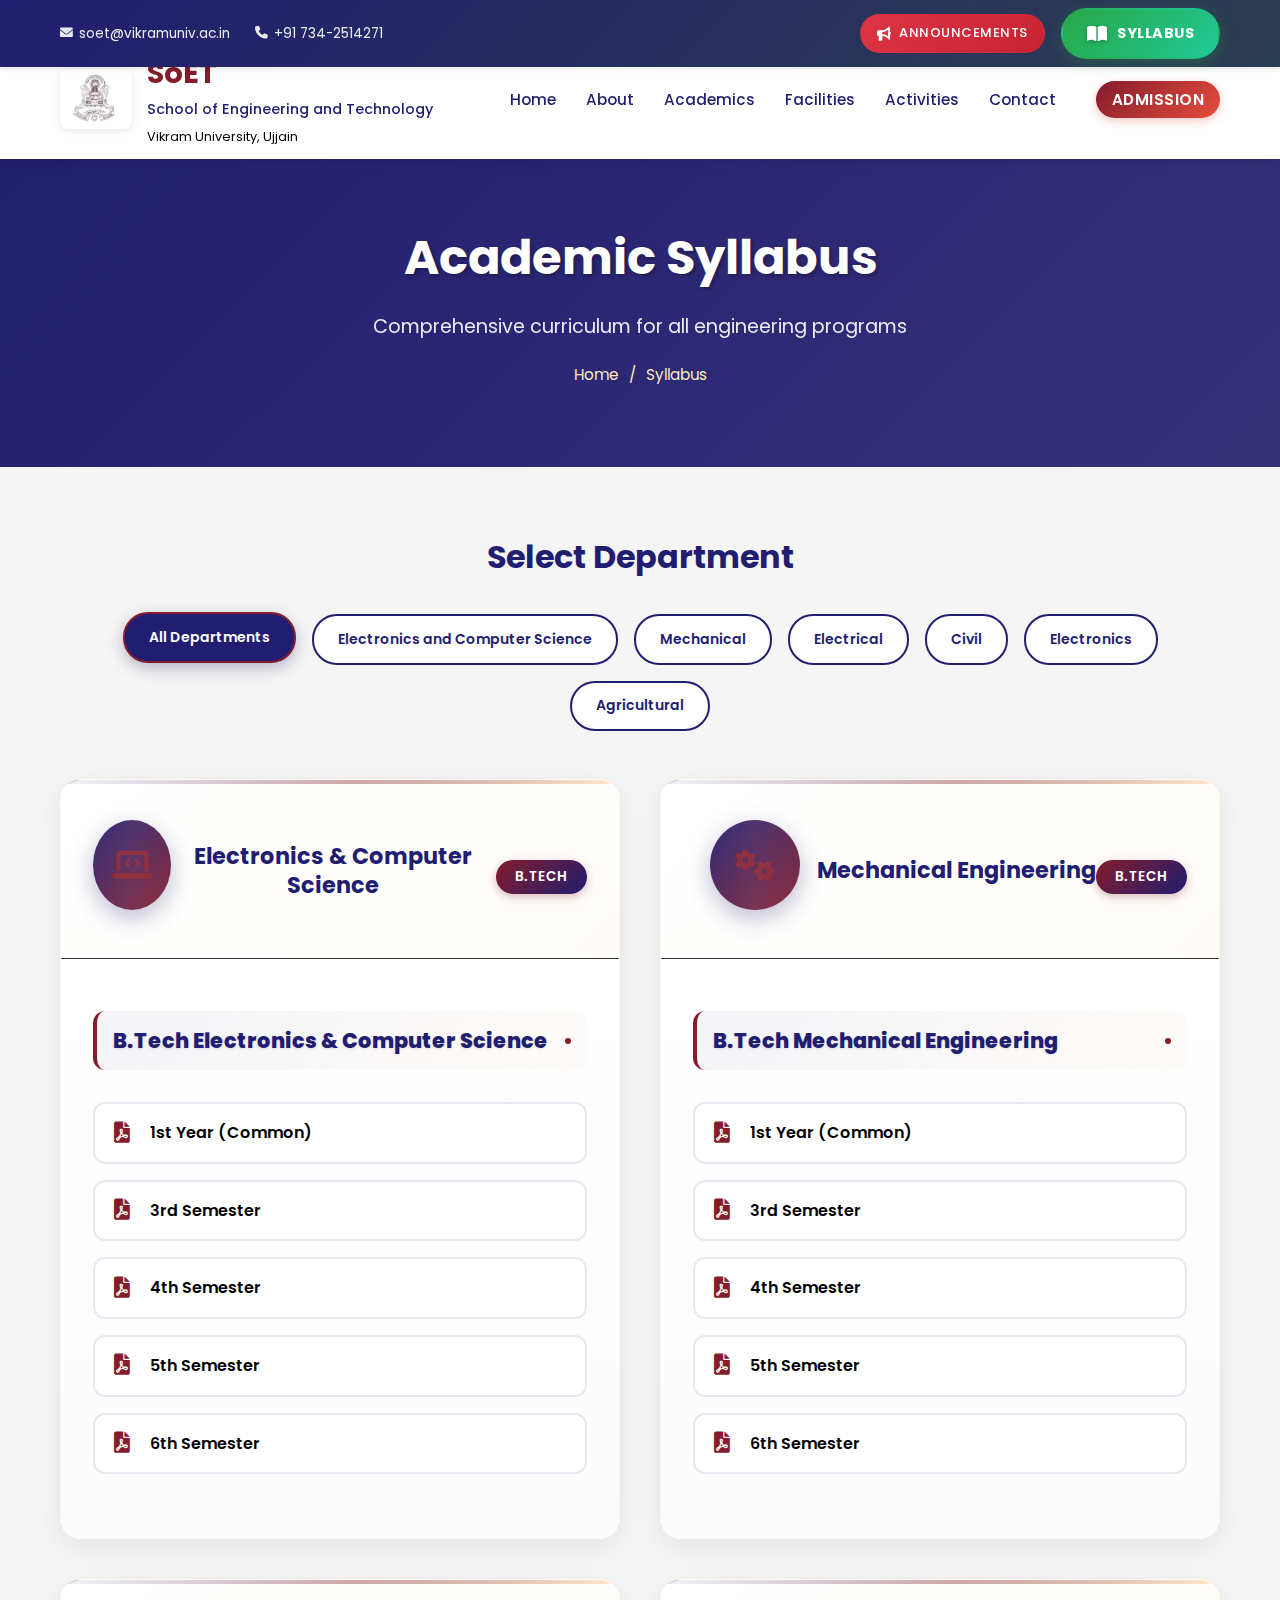
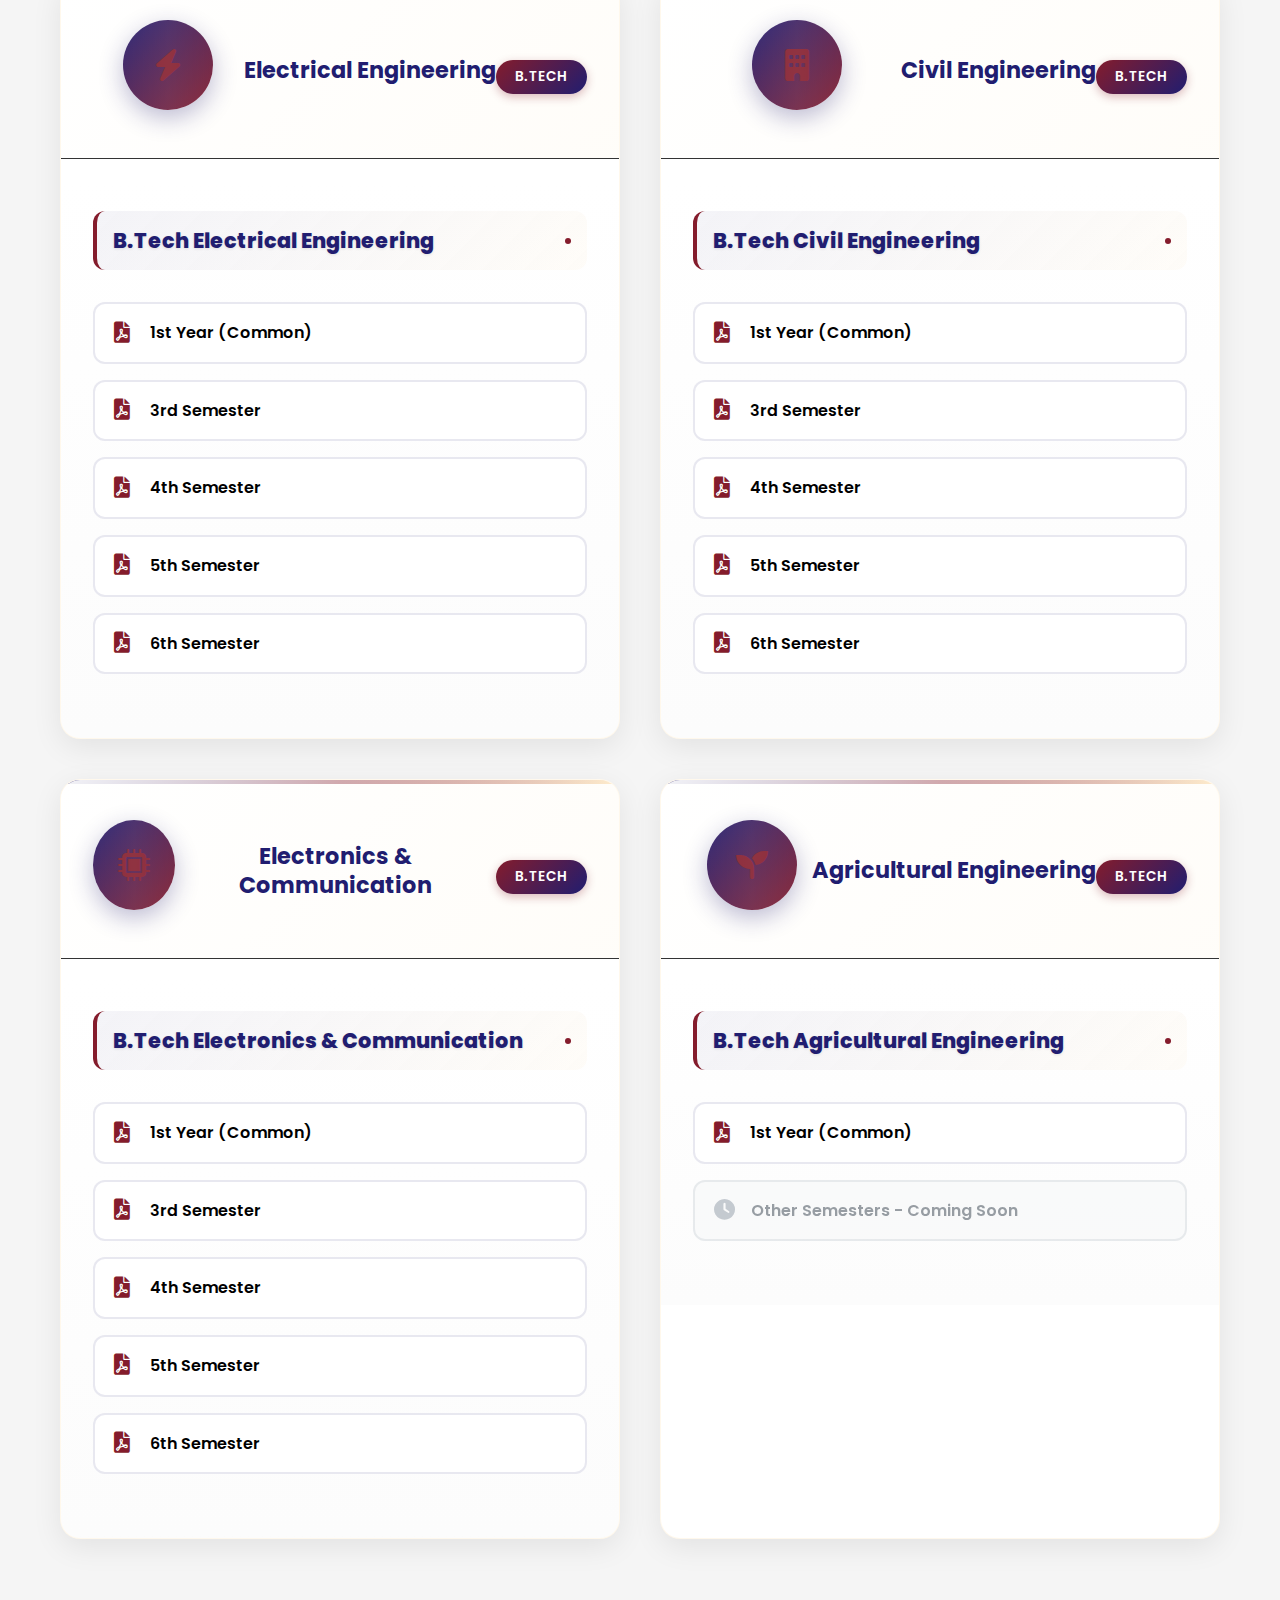
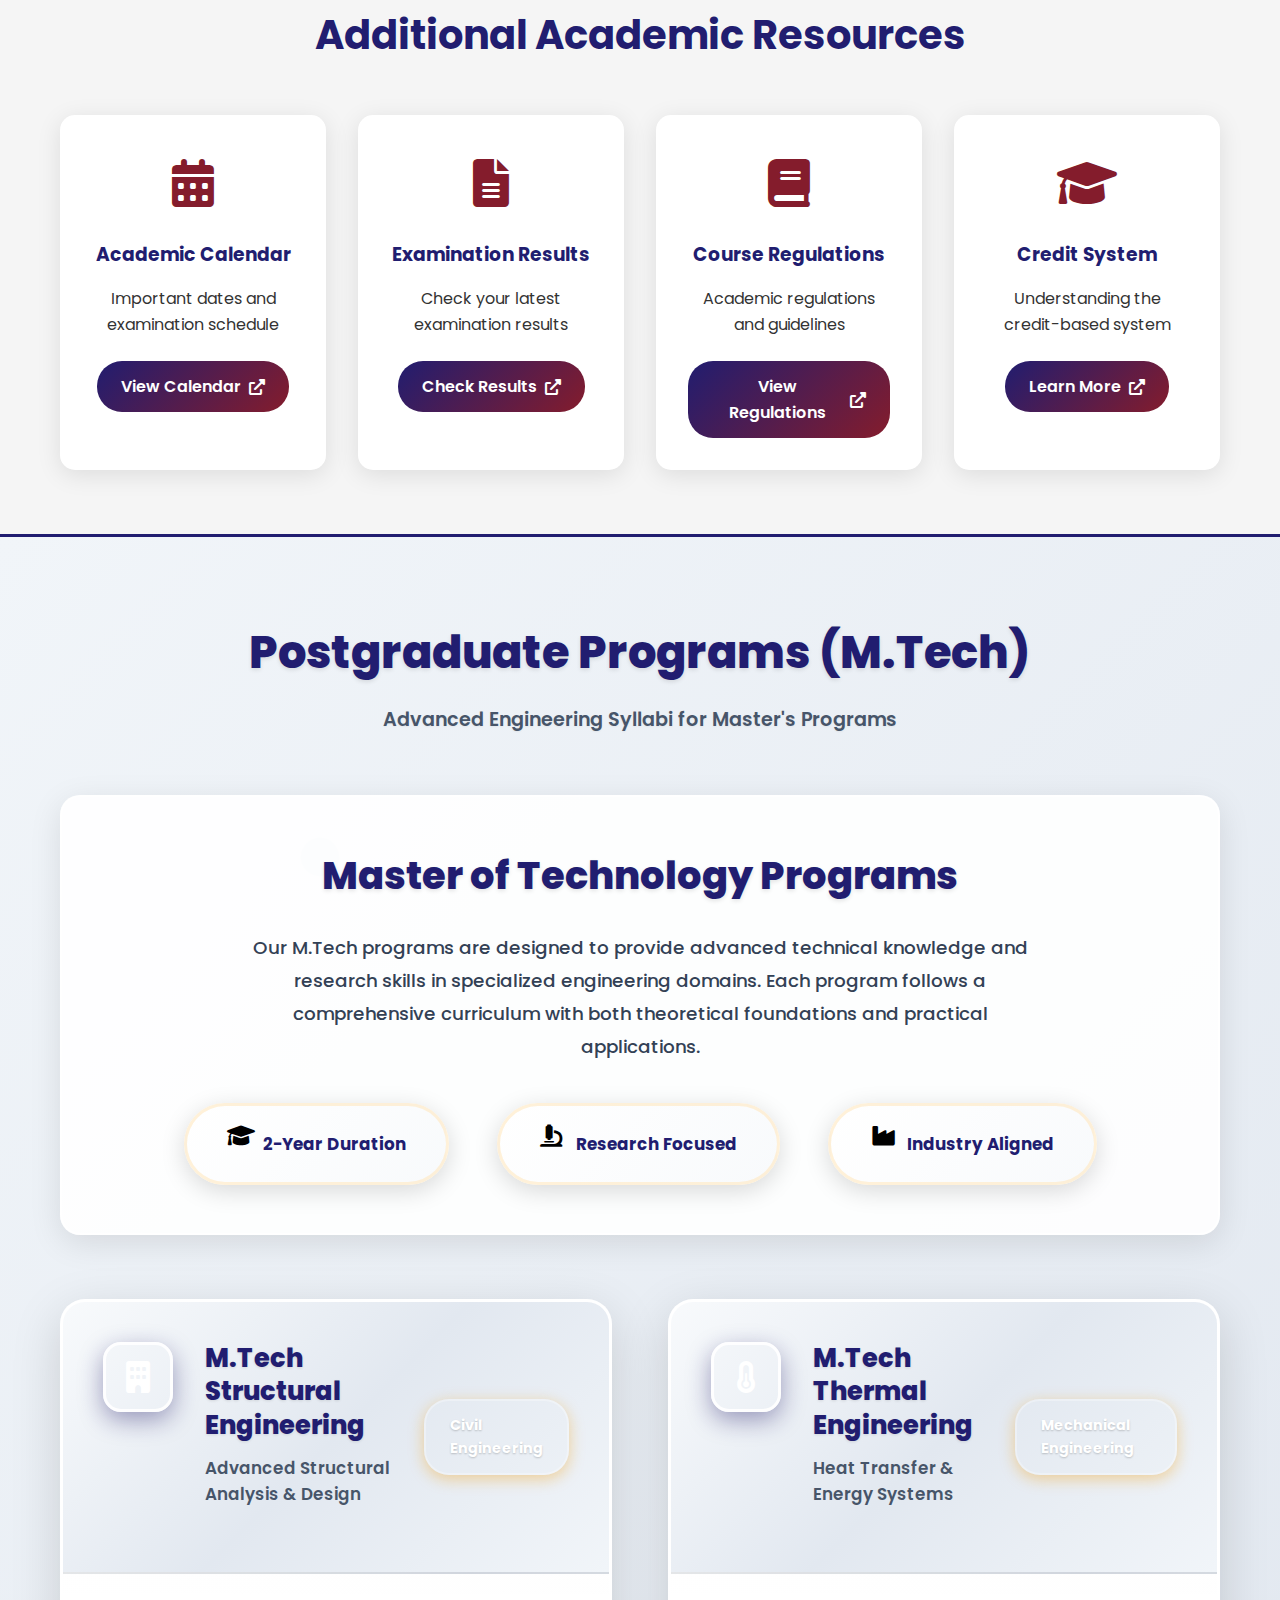
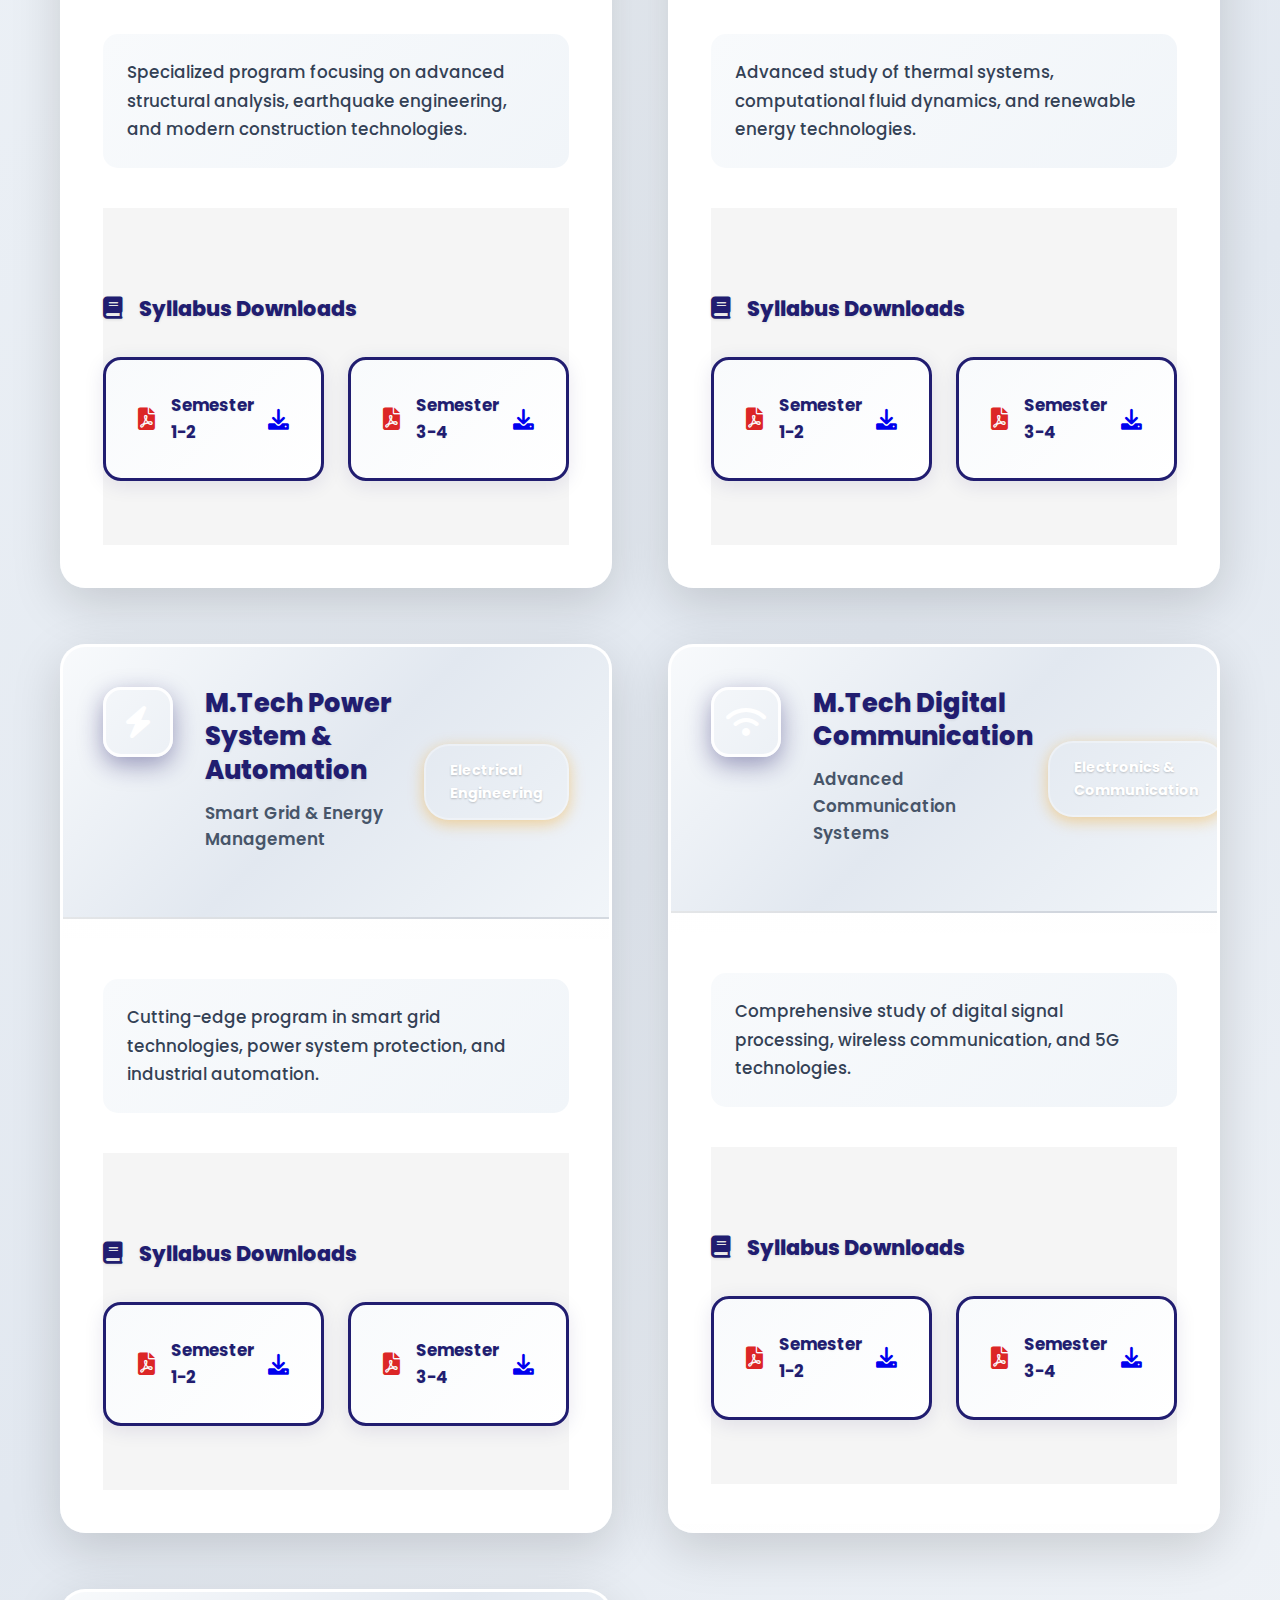
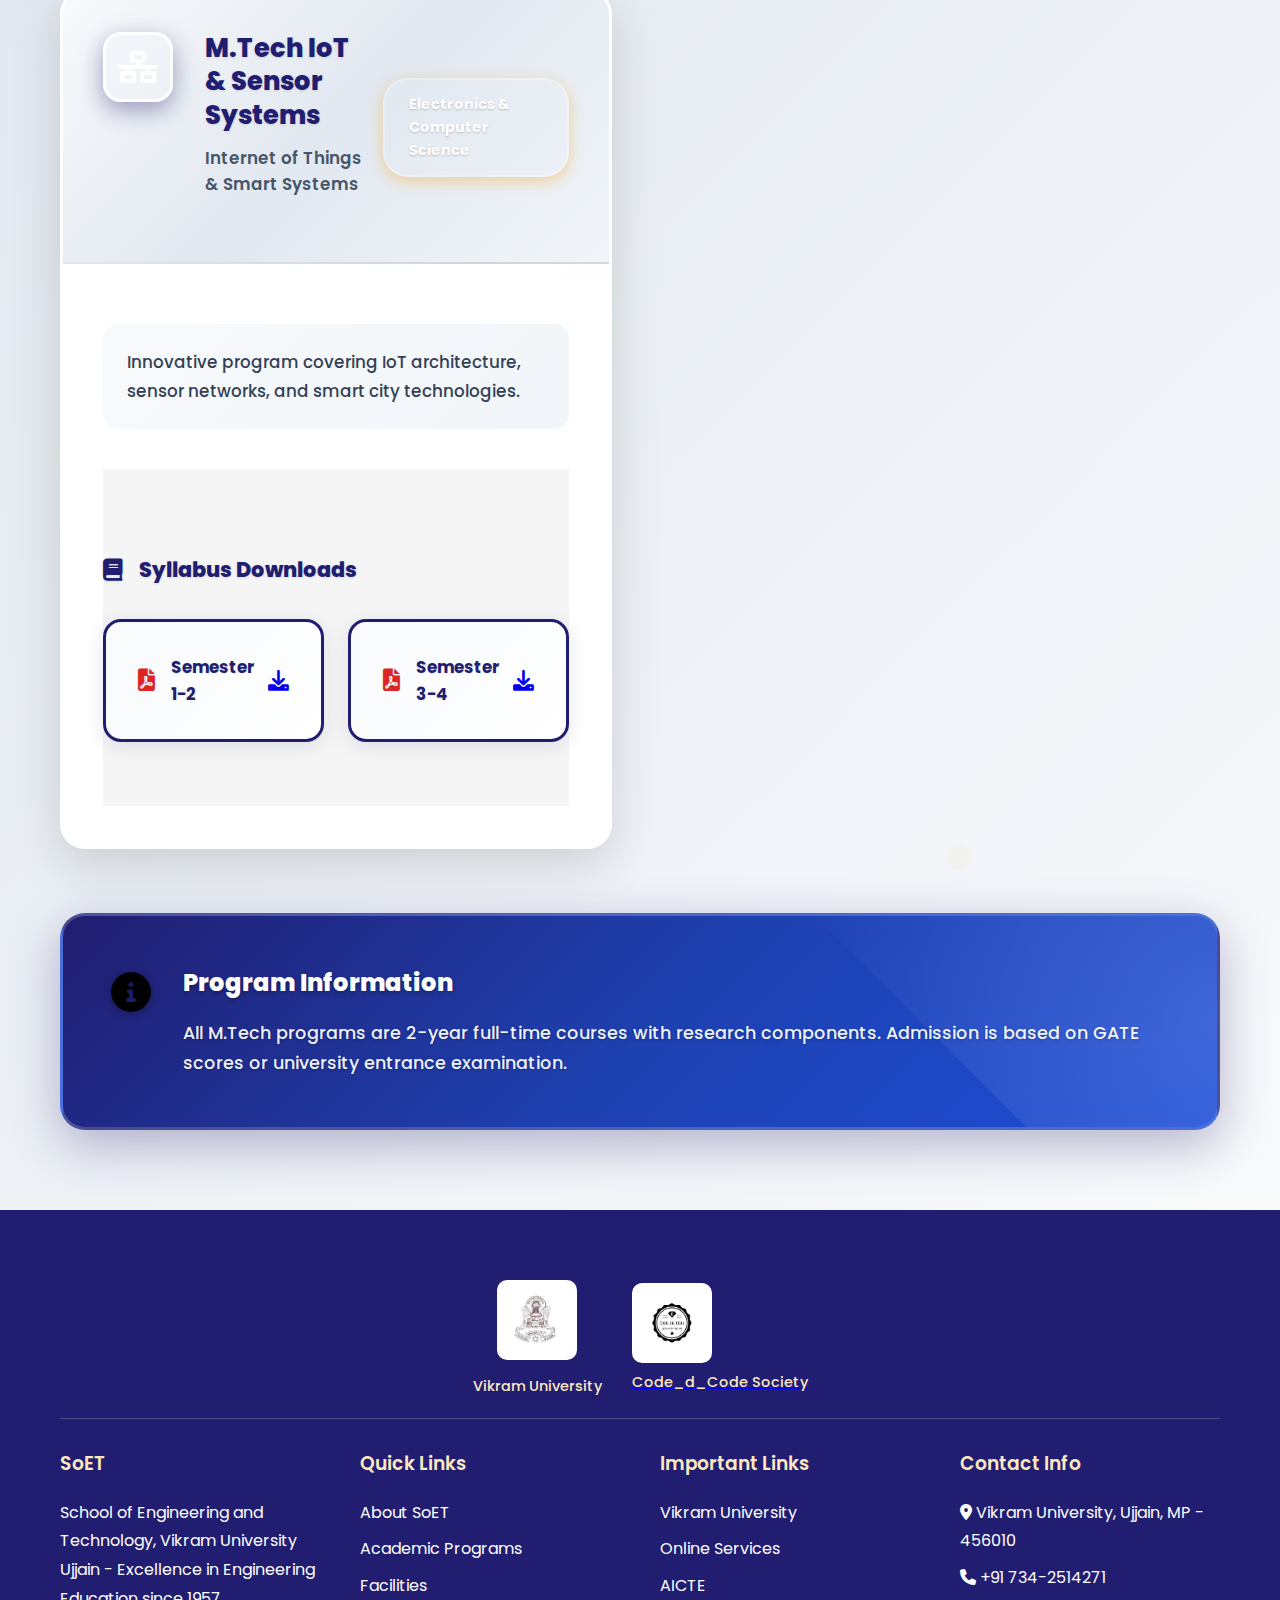
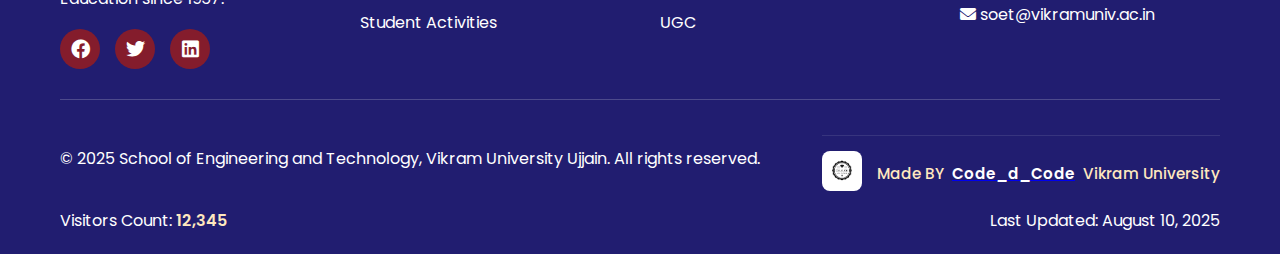
<file: pages/syllabus.html>
<!DOCTYPE html>
<html lang="en">
<head>
    <meta charset="UTF-8">
    <meta name="viewport" content="width=device-width, initial-scale=1.0">
    
    <!-- Primary Meta Tags -->
    <title>Syllabus - SoET | Vikram University Ujjain</title>
    <meta name="title" content="Syllabus - SoET | Vikram University">
    <meta name="description" content="Access comprehensive syllabus for all engineering programs at SoET, Vikram University. Download B.Tech and M.Tech syllabus for Civil, Mechanical, Electrical, Computer Science, and Electronics Engineering.">
    <meta name="keywords" content="Engineering Syllabus, B.Tech Syllabus, M.Tech Syllabus, Civil Engineering Curriculum, Mechanical Engineering Syllabus, Computer Science Syllabus, Electronics Syllabus, SoET Curriculum, Vikram University Syllabus">
    <meta name="author" content="School of Engineering and Technology, Vikram University">
    <meta name="robots" content="index, follow">
    <meta name="language" content="English">
    
    <!-- Canonical URL -->
    <link rel="canonical" href="https://soet.vikramuniv.ac.in/syllabus.html">
    
    <!-- Open Graph / Facebook -->
    <meta property="og:type" content="website">
    <meta property="og:url" content="https://soet.vikramuniv.ac.in/syllabus.html">
    <meta property="og:title" content="Syllabus - SoET | Vikram University">
    <meta property="og:description" content="Access comprehensive syllabus for all engineering programs at SoET, Vikram University. Download B.Tech and M.Tech syllabus for Civil, Mechanical, Electrical, Computer Science, and Electronics Engineering.">
    <meta property="og:image" content="https://soet.vikramuniv.ac.in/../assets/images/vikram-university-Photoroom.png">
    <meta property="og:site_name" content="SoET - Vikram University">
    <meta property="og:locale" content="en_IN">
    
    <!-- Twitter -->
    <meta property="twitter:card" content="summary_large_image">
    <meta property="twitter:url" content="https://soet.vikramuniv.ac.in/syllabus.html">
    <meta property="twitter:title" content="Syllabus - SoET | Vikram University">
    <meta property="twitter:description" content="Access comprehensive syllabus for all engineering programs at SoET, Vikram University. Download B.Tech and M.Tech syllabus for Civil, Mechanical, Electrical, Computer Science, and Electronics Engineering.">
    <meta property="twitter:image" content="https://soet.vikramuniv.ac.in/../assets/images/vikram-university-Photoroom.png">
    
    <!-- Favicon -->
    <link rel="icon" type="image/x-icon" href="/favicon.ico">
    <link rel="apple-touch-icon" sizes="180x180" href="/apple-touch-icon.png">
    <link rel="icon" type="image/png" sizes="32x32" href="/favicon-32x32.png">
    <link rel="icon" type="image/png" sizes="16x16" href="/favicon-16x16.png">
    
    <!-- Geo Tags -->
    <meta name="geo.region" content="IN-MP">
    <meta name="geo.placename" content="Ujjain, Madhya Pradesh">
    <meta name="geo.position" content="23.1765;75.7885">
    <meta name="ICBM" content="23.1765, 75.7885">
    
    <link rel="stylesheet" href="../css/styles.css">
    <link href="https://fonts.googleapis.com/css2?family=Poppins:wght@300;400;500;600;700&display=swap" rel="stylesheet">
    <link rel="stylesheet" href="https://cdnjs.cloudflare.com/ajax/libs/font-awesome/6.0.0/css/all.min.css">
</head>
<body>
    <!-- Top Utility Bar -->
    <div class="top-bar">
        <div class="container">
            <div class="top-links">
                <a href="mailto:soet@vikramuniv.ac.in">
                    <i class="fas fa-envelope"></i>
                    soet@vikramuniv.ac.in
                </a>
                <a href="tel:+917342514271">
                    <i class="fas fa-phone"></i>
                    +91 734-2514271
                </a>
            </div>
            <div class="utility-actions">
                <a href="announcements.html" class="announcements-btn">
                    <i class="fas fa-bullhorn"></i>
                    Announcements
                </a>
                <a href="syllabus.html" class="syllabus-btn active">
                    <i class="fas fa-book-open"></i>
                    Syllabus
                </a>
            </div>
        </div>
    </div>

    <!-- Header -->
    <header class="header">
        <div class="container">
            <div class="logo-section">
                <img src="../assets/images/Vikram-university_Logo.png" alt="Vikram University Logo" class="logo">
                <div class="title-section">
                    <h1>SoET</h1>
                    <p>School of Engineering and Technology</p>
                    <span>Vikram University, Ujjain</span>
                </div>
            </div>
            <nav class="nav">
                <ul>
                    <li><a href="../index.html">Home</a></li>
                    <li><a href="about.html">About</a></li>
                    <li><a href="academics.html">Academics</a></li>
                    <li><a href="facilities.html">Facilities</a></li>
                    <li><a href="activities.html">Activities</a></li>
                    <li><a href="contact.html">Contact</a></li>
                    <li><a href="https://vikram.mponline.gov.in/Portal/Services/VIKRAM/Entrance/UTD/Admission_Entrance_Form.aspx" target="_blank" class="admission-btn">Admission</a></li>
                </ul>
                <div class="mobile-menu-toggle">
                    <i class="fas fa-bars"></i>
                </div>
            </nav>
        </div>
    </header>

    <!-- Page Header -->
    <section class="page-header">
        <div class="container">
            <div class="page-header-content">
                <h1>Academic Syllabus</h1>
                <p>Comprehensive curriculum for all engineering programs</p>
                <div class="breadcrumb">
                    <a href="../index.html">Home</a>
                    <span>/</span>
                    <span>Syllabus</span>
                </div>
            </div>
        </div>
    </section>

    <!-- Syllabus Section -->
    <section class="syllabus-section">
        <div class="container">
            <!-- Department Filter -->
            <div class="department-filter">
                <h2>Select Department</h2>
                <div class="filter-tabs">
                    <button class="filter-btn active" data-dept="all">All Departments</button>
                    <button class="filter-btn" data-dept="cse">Electronics and Computer Science</button>
                    <button class="filter-btn" data-dept="mechanical">Mechanical</button>
                    <button class="filter-btn" data-dept="electrical">Electrical</button>
                    <button class="filter-btn" data-dept="civil">Civil</button>
                    <button class="filter-btn" data-dept="electronics">Electronics</button>
                    <button class="filter-btn" data-dept="agricultural">Agricultural</button>
                </div>
            </div>

            <!-- Syllabus Cards -->
            <div class="syllabus-grid">
                <!-- Electronics and Computer Science Department -->
                <div class="syllabus-card" data-dept="cse">
                    <div class="card-header">
                        <div class="dept-icon">
                            <i class="fas fa-laptop-code"></i>
                        </div>
                        <h3>Electronics & Computer Science</h3>
                        <span class="program-type">B.Tech</span>
                    </div>
                    <div class="card-content">
                        <div class="syllabus-links">
                            <h4>B.Tech Electronics & Computer Science</h4>
                            <div class="semester-links">
                                <a href="https://drive.google.com/file/d/14dBkEfirmKVeEAVfGV_TuNS4q8tzlhn9/view?usp=drive_link" target="_blank" class="syllabus-link">
                                    <i class="fas fa-file-pdf"></i>
                                    <span>1st Year (Common)</span>
                                </a>
                                <a href="https://drive.google.com/file/d/13QGanvFARUQ2BB-QhrYwtU3gjCvMxr_I/view?usp=drive_link" target="_blank" class="syllabus-link">
                                    <i class="fas fa-file-pdf"></i>
                                    <span>3rd Semester</span>
                                </a>
                                <a href="https://drive.google.com/file/d/1-l9jHprtHbf1EnPjDSeawAvUzJg2ztOc/view?usp=drive_link" target="_blank" class="syllabus-link">
                                    <i class="fas fa-file-pdf"></i>
                                    <span>4th Semester</span>
                                </a>
                                <a href="https://drive.google.com/file/d/1yN9lYTEITx5EQfeasm08N1jvpk5hHfii/view?usp=drive_link" target="_blank" class="syllabus-link">
                                    <i class="fas fa-file-pdf"></i>
                                    <span>5th Semester</span>
                                </a>
                                <a href="https://drive.google.com/file/d/1yMuJLiadlAv9RdhUhcLpwNRHRMRQMjWw/view?usp=drive_link" target="_blank" class="syllabus-link">
                                    <i class="fas fa-file-pdf"></i>
                                    <span>6th Semester</span>
                                </a>
                            </div>
                        </div>
                    </div>
                </div>

                <!-- Mechanical Engineering -->
                <div class="syllabus-card" data-dept="mechanical">
                    <div class="card-header">
                        <div class="dept-icon">
                            <i class="fas fa-cogs"></i>
                        </div>
                        <h3>Mechanical Engineering</h3>
                        <span class="program-type">B.Tech</span>
                    </div>
                    <div class="card-content">
                        <div class="syllabus-links">
                            <h4>B.Tech Mechanical Engineering</h4>
                            <div class="semester-links">
                                <a href="https://drive.google.com/file/d/14dBkEfirmKVeEAVfGV_TuNS4q8tzlhn9/view?usp=drive_link" target="_blank" class="syllabus-link">
                                    <i class="fas fa-file-pdf"></i>
                                    <span>1st Year (Common)</span>
                                </a>
                                <a href="https://drive.google.com/file/d/1BS2b-X7fiRTQlbdusS6fH34-yPTbBtI0/view?usp=drive_link" target="_blank" class="syllabus-link">
                                    <i class="fas fa-file-pdf"></i>
                                    <span>3rd Semester</span>
                                </a>
                                <a href="https://drive.google.com/file/d/1C50N1eAW9TD1kCnwxfE4LkS738KxbrA1/view?usp=drive_link" target="_blank" class="syllabus-link">
                                    <i class="fas fa-file-pdf"></i>
                                    <span>4th Semester</span>
                                </a>
                                <a href="https://drive.google.com/file/d/1G_bP2cGglf_vKLEmcV4lsyJlzgGDMsFv/view?usp=drive_link" target="_blank" class="syllabus-link">
                                    <i class="fas fa-file-pdf"></i>
                                    <span>5th Semester</span>
                                </a>
                                <a href="https://drive.google.com/file/d/1BGe5xjowv32Gj20hr8BdiXpMEfjmRbgZ/view?usp=drive_link" target="_blank" class="syllabus-link">
                                    <i class="fas fa-file-pdf"></i>
                                    <span>6th Semester</span>
                                </a>
                            </div>
                        </div>
                    </div>
                </div>

                <!-- Electrical Engineering -->
                <div class="syllabus-card" data-dept="electrical">
                    <div class="card-header">
                        <div class="dept-icon">
                            <i class="fas fa-bolt"></i>
                        </div>
                        <h3>Electrical Engineering</h3>
                        <span class="program-type">B.Tech</span>
                    </div>
                    <div class="card-content">
                        <div class="syllabus-links">
                            <h4>B.Tech Electrical Engineering</h4>
                            <div class="semester-links">
                                <a href="https://drive.google.com/file/d/14dBkEfirmKVeEAVfGV_TuNS4q8tzlhn9/view?usp=drive_link" target="_blank" class="syllabus-link">
                                    <i class="fas fa-file-pdf"></i>
                                    <span>1st Year (Common)</span>
                                </a>
                                <a href="https://drive.google.com/file/d/1m8clAaRYgnfDXfjvZm-o3-YTtGXRxEk_/view?usp=drive_link" target="_blank" class="syllabus-link">
                                    <i class="fas fa-file-pdf"></i>
                                    <span>3rd Semester</span>
                                </a>
                                <a href="https://drive.google.com/file/d/1pKG-DP5PMLvMMucV-_Z5ujV2loLFTyNj/view?usp=drive_link" target="_blank" class="syllabus-link">
                                    <i class="fas fa-file-pdf"></i>
                                    <span>4th Semester</span>
                                </a>
                                <a href="https://drive.google.com/file/d/147MYfYu_jYHBbmu0nnb4mobLdQQuzlC9/view?usp=drive_link" target="_blank" class="syllabus-link">
                                    <i class="fas fa-file-pdf"></i>
                                    <span>5th Semester</span>
                                </a>
                                <a href="https://drive.google.com/file/d/1I5eyOemd6RyVtLxnDochKEDHv2pYrx24/view?usp=drive_link" target="_blank" class="syllabus-link">
                                    <i class="fas fa-file-pdf"></i>
                                    <span>6th Semester</span>
                                </a>
                            </div>
                        </div>
                    </div>
                </div>

                <!-- Civil Engineering -->
                <div class="syllabus-card" data-dept="civil">
                    <div class="card-header">
                        <div class="dept-icon">
                            <i class="fas fa-building"></i>
                        </div>
                        <h3>Civil Engineering</h3>
                        <span class="program-type">B.Tech</span>
                    </div>
                    <div class="card-content">
                        <div class="syllabus-links">
                            <h4>B.Tech Civil Engineering</h4>
                            <div class="semester-links">
                                <a href="https://drive.google.com/file/d/14dBkEfirmKVeEAVfGV_TuNS4q8tzlhn9/view?usp=drive_link" target="_blank" class="syllabus-link">
                                    <i class="fas fa-file-pdf"></i>
                                    <span>1st Year (Common)</span>
                                </a>
                                <a href="https://drive.google.com/file/d/1FJfQcs4wiJhO21NH46EDs2gynC3YQGYy/view?usp=drive_link" target="_blank" class="syllabus-link">
                                    <i class="fas fa-file-pdf"></i>
                                    <span>3rd Semester</span>
                                </a>
                                <a href="https://drive.google.com/file/d/1WfF7YHIDUiKhHAD44QYTNy6o53uaV0qB/view?usp=drive_link" target="_blank" class="syllabus-link">
                                    <i class="fas fa-file-pdf"></i>
                                    <span>4th Semester</span>
                                </a>
                                <a href="https://drive.google.com/file/d/1A4JCwab6I6yVQjNwfGsugOU0g_ZqlUdc/view?usp=drive_link" target="_blank" class="syllabus-link">
                                    <i class="fas fa-file-pdf"></i>
                                    <span>5th Semester</span>
                                </a>
                                <a href="https://drive.google.com/file/d/12DsY2KmnGu0o80a2Bva3rDvq4E4y7vAA/view?usp=drive_link" target="_blank" class="syllabus-link">
                                    <i class="fas fa-file-pdf"></i>
                                    <span>6th Semester</span>
                                </a>
                            </div>
                        </div>
                    </div>
                </div>

                <!-- Electronics Engineering -->
                <div class="syllabus-card" data-dept="electronics">
                    <div class="card-header">
                        <div class="dept-icon">
                            <i class="fas fa-microchip"></i>
                        </div>
                        <h3>Electronics & Communication</h3>
                        <span class="program-type">B.Tech</span>
                    </div>
                    <div class="card-content">
                        <div class="syllabus-links">
                            <h4>B.Tech Electronics & Communication</h4>
                            <div class="semester-links">
                                <a href="https://drive.google.com/file/d/14dBkEfirmKVeEAVfGV_TuNS4q8tzlhn9/view?usp=drive_link" target="_blank" class="syllabus-link">
                                    <i class="fas fa-file-pdf"></i>
                                    <span>1st Year (Common)</span>
                                </a>
                                <a href="https://drive.google.com/file/d/1dMt_7zw5YtTm-A2X5RMsQLn2aVr8jow5/view?usp=drive_link" target="_blank" class="syllabus-link">
                                    <i class="fas fa-file-pdf"></i>
                                    <span>3rd Semester</span>
                                </a>
                                <a href="https://drive.google.com/file/d/1VJhglzBEhfkWrksUql5fMyAzAQqHKWWa/view?usp=drive_link" target="_blank" class="syllabus-link">
                                    <i class="fas fa-file-pdf"></i>
                                    <span>4th Semester</span>
                                </a>
                                <a href="https://drive.google.com/file/d/1sIs9PywHjXpebCoTICyyuDFWiusn_p_j/view?usp=drive_link" target="_blank" class="syllabus-link">
                                    <i class="fas fa-file-pdf"></i>
                                    <span>5th Semester</span>
                                </a>
                                <a href="https://drive.google.com/file/d/13ZA5DD751VkwPYX8SMpczPeuR-IkAMBk/view?usp=drive_link" target="_blank" class="syllabus-link">
                                    <i class="fas fa-file-pdf"></i>
                                    <span>6th Semester</span>
                                </a>
                            </div>
                        </div>
                    </div>
                </div>

                <!-- Agricultural Engineering -->
                <div class="syllabus-card" data-dept="agricultural">
                    <div class="card-header">
                        <div class="dept-icon">
                            <i class="fas fa-seedling"></i>
                        </div>
                        <h3>Agricultural Engineering</h3>
                        <span class="program-type">B.Tech</span>
                    </div>
                    <div class="card-content">
                        <div class="syllabus-links">
                            <h4>B.Tech Agricultural Engineering</h4>
                            <div class="semester-links">
                                <a href="https://drive.google.com/file/d/14dBkEfirmKVeEAVfGV_TuNS4q8tzlhn9/view?usp=drive_link" target="_blank" class="syllabus-link">
                                    <i class="fas fa-file-pdf"></i>
                                    <span>1st Year (Common)</span>
                                </a>
                                <div class="syllabus-link unavailable">
                                    <i class="fas fa-clock"></i>
                                    <span>Other Semesters - Coming Soon</span>
                                </div>
                            </div>
                        </div>
                    </div>
                </div>
            </div>

            <!-- Additional Resources -->
            <div class="additional-resources">
                <h2>Additional Academic Resources</h2>
                <div class="resource-grid">
                    <div class="resource-card">
                        <div class="resource-icon">
                            <i class="fas fa-calendar-alt"></i>
                        </div>
                        <h3>Academic Calendar</h3>
                        <p>Important dates and examination schedule</p>
                        <a href="https://vikramuniv.ac.in/academic-calendar/" target="_blank" class="resource-link">
                            View Calendar
                            <i class="fas fa-external-link-alt"></i>
                        </a>
                    </div>

                    <div class="resource-card">
                        <div class="resource-icon">
                            <i class="fas fa-file-alt"></i>
                        </div>
                        <h3>Examination Results</h3>
                        <p>Check your latest examination results</p>
                        <a href="https://vikramuniv.ac.in/results/" target="_blank" class="resource-link">
                            Check Results
                            <i class="fas fa-external-link-alt"></i>
                        </a>
                    </div>

                    <div class="resource-card">
                        <div class="resource-icon">
                            <i class="fas fa-book"></i>
                        </div>
                        <h3>Course Regulations</h3>
                        <p>Academic regulations and guidelines</p>
                        <a href="https://vikramuniv.ac.in/regulations/" target="_blank" class="resource-link">
                            View Regulations
                            <i class="fas fa-external-link-alt"></i>
                        </a>
                    </div>

                    <div class="resource-card">
                        <div class="resource-icon">
                            <i class="fas fa-graduation-cap"></i>
                        </div>
                        <h3>Credit System</h3>
                        <p>Understanding the credit-based system</p>
                        <a href="https://vikramuniv.ac.in/credit-system/" target="_blank" class="resource-link">
                            Learn More
                            <i class="fas fa-external-link-alt"></i>
                        </a>
                    </div>
                </div>
            </div>
        </div>
    </section>

    <!-- Postgraduate Programs Section -->
    <section class="postgraduate-syllabus">
        <div class="container">
            <div class="section-header">
                <h2>Postgraduate Programs (M.Tech)</h2>
                <p>Advanced Engineering Syllabi for Master's Programs</p>
            </div>
            
            <div class="mtech-intro">
                <div class="intro-content">
                    <h3>Master of Technology Programs</h3>
                    <p>Our M.Tech programs are designed to provide advanced technical knowledge and research skills in specialized engineering domains. Each program follows a comprehensive curriculum with both theoretical foundations and practical applications.</p>
                    <div class="mtech-highlights">
                        <div class="highlight-item">
                            <i class="fas fa-graduation-cap"></i>
                            <span>2-Year Duration</span>
                        </div>
                        <div class="highlight-item">
                            <i class="fas fa-microscope"></i>
                            <span>Research Focused</span>
                        </div>
                        <div class="highlight-item">
                            <i class="fas fa-industry"></i>
                            <span>Industry Aligned</span>
                        </div>
                    </div>
                </div>
            </div>

            <div class="mtech-programs-grid">
                <!-- Structural Engineering -->
                <div class="mtech-program-card">
                    <div class="program-header">
                        <div class="header-content">
                            <div class="program-icon">
                                <i class="fas fa-building"></i>
                            </div>
                            <div class="program-title">
                                <h3>M.Tech Structural Engineering</h3>
                                <p>Advanced Structural Analysis & Design</p>
                            </div>
                        </div>
                        <div class="program-badge">Civil Engineering</div>
                    </div>
                    <div class="program-content">
                        <div class="program-description">
                            <p>Specialized program focusing on advanced structural analysis, earthquake engineering, and modern construction technologies.</p>
                        </div>
                        <div class="syllabus-section">
                            <h4><i class="fas fa-book"></i> Syllabus Downloads</h4>
                            <div class="semester-grid">
                                <a href="https://vikramuniv.ac.in/uploads/syllabus/mtech-structural-sem1.pdf" target="_blank" class="semester-card">
                                    <div class="semester-info">
                                        <i class="fas fa-file-pdf"></i>
                                        <span>Semester 1-2</span>
                                    </div>
                                    <div class="download-icon">
                                        <i class="fas fa-download"></i>
                                    </div>
                                </a>
                                <a href="https://vikramuniv.ac.in/uploads/syllabus/mtech-structural-sem3.pdf" target="_blank" class="semester-card">
                                    <div class="semester-info">
                                        <i class="fas fa-file-pdf"></i>
                                        <span>Semester 3-4</span>
                                    </div>
                                    <div class="download-icon">
                                        <i class="fas fa-download"></i>
                                    </div>
                                </a>
                            </div>
                        </div>
                    </div>
                </div>

                <!-- Thermal Engineering -->
                <div class="mtech-program-card">
                    <div class="program-header">
                        <div class="header-content">
                            <div class="program-icon">
                                <i class="fas fa-thermometer-half"></i>
                            </div>
                            <div class="program-title">
                                <h3>M.Tech Thermal Engineering</h3>
                                <p>Heat Transfer & Energy Systems</p>
                            </div>
                        </div>
                        <div class="program-badge">Mechanical Engineering</div>
                    </div>
                    <div class="program-content">
                        <div class="program-description">
                            <p>Advanced study of thermal systems, computational fluid dynamics, and renewable energy technologies.</p>
                        </div>
                        <div class="syllabus-section">
                            <h4><i class="fas fa-book"></i> Syllabus Downloads</h4>
                            <div class="semester-grid">
                                <a href="https://vikramuniv.ac.in/uploads/syllabus/mtech-thermal-sem1.pdf" target="_blank" class="semester-card">
                                    <div class="semester-info">
                                        <i class="fas fa-file-pdf"></i>
                                        <span>Semester 1-2</span>
                                    </div>
                                    <div class="download-icon">
                                        <i class="fas fa-download"></i>
                                    </div>
                                </a>
                                <a href="https://vikramuniv.ac.in/uploads/syllabus/mtech-thermal-sem3.pdf" target="_blank" class="semester-card">
                                    <div class="semester-info">
                                        <i class="fas fa-file-pdf"></i>
                                        <span>Semester 3-4</span>
                                    </div>
                                    <div class="download-icon">
                                        <i class="fas fa-download"></i>
                                    </div>
                                </a>
                            </div>
                        </div>
                    </div>
                </div>

                <!-- Power System & Automation -->
                <div class="mtech-program-card">
                    <div class="program-header">
                        <div class="header-content">
                            <div class="program-icon">
                                <i class="fas fa-bolt"></i>
                            </div>
                            <div class="program-title">
                                <h3>M.Tech Power System & Automation</h3>
                                <p>Smart Grid & Energy Management</p>
                            </div>
                        </div>
                        <div class="program-badge">Electrical Engineering</div>
                    </div>
                    <div class="program-content">
                        <div class="program-description">
                            <p>Cutting-edge program in smart grid technologies, power system protection, and industrial automation.</p>
                        </div>
                        <div class="syllabus-section">
                            <h4><i class="fas fa-book"></i> Syllabus Downloads</h4>
                            <div class="semester-grid">
                                <a href="https://vikramuniv.ac.in/uploads/syllabus/mtech-power-sem1.pdf" target="_blank" class="semester-card">
                                    <div class="semester-info">
                                        <i class="fas fa-file-pdf"></i>
                                        <span>Semester 1-2</span>
                                    </div>
                                    <div class="download-icon">
                                        <i class="fas fa-download"></i>
                                    </div>
                                </a>
                                <a href="https://vikramuniv.ac.in/uploads/syllabus/mtech-power-sem3.pdf" target="_blank" class="semester-card">
                                    <div class="semester-info">
                                        <i class="fas fa-file-pdf"></i>
                                        <span>Semester 3-4</span>
                                    </div>
                                    <div class="download-icon">
                                        <i class="fas fa-download"></i>
                                    </div>
                                </a>
                            </div>
                        </div>
                    </div>
                </div>

                <!-- Digital Communication -->
                <div class="mtech-program-card">
                    <div class="program-header">
                        <div class="header-content">
                            <div class="program-icon">
                                <i class="fas fa-wifi"></i>
                            </div>
                            <div class="program-title">
                                <h3>M.Tech Digital Communication</h3>
                                <p>Advanced Communication Systems</p>
                            </div>
                        </div>
                        <div class="program-badge">Electronics & Communication</div>
                    </div>
                    <div class="program-content">
                        <div class="program-description">
                            <p>Comprehensive study of digital signal processing, wireless communication, and 5G technologies.</p>
                        </div>
                        <div class="syllabus-section">
                            <h4><i class="fas fa-book"></i> Syllabus Downloads</h4>
                            <div class="semester-grid">
                                <a href="https://vikramuniv.ac.in/uploads/syllabus/mtech-digital-sem1.pdf" target="_blank" class="semester-card">
                                    <div class="semester-info">
                                        <i class="fas fa-file-pdf"></i>
                                        <span>Semester 1-2</span>
                                    </div>
                                    <div class="download-icon">
                                        <i class="fas fa-download"></i>
                                    </div>
                                </a>
                                <a href="https://vikramuniv.ac.in/uploads/syllabus/mtech-digital-sem3.pdf" target="_blank" class="semester-card">
                                    <div class="semester-info">
                                        <i class="fas fa-file-pdf"></i>
                                        <span>Semester 3-4</span>
                                    </div>
                                    <div class="download-icon">
                                        <i class="fas fa-download"></i>
                                    </div>
                                </a>
                            </div>
                        </div>
                    </div>
                </div>

                <!-- IoT & Sensor Systems -->
                <div class="mtech-program-card">
                    <div class="program-header">
                        <div class="header-content">
                            <div class="program-icon">
                                <i class="fas fa-network-wired"></i>
                            </div>
                            <div class="program-title">
                                <h3>M.Tech IoT & Sensor Systems</h3>
                                <p>Internet of Things & Smart Systems</p>
                            </div>
                        </div>
                        <div class="program-badge">Electronics & Computer Science</div>
                    </div>
                    <div class="program-content">
                        <div class="program-description">
                            <p>Innovative program covering IoT architecture, sensor networks, and smart city technologies.</p>
                        </div>
                        <div class="syllabus-section">
                            <h4><i class="fas fa-book"></i> Syllabus Downloads</h4>
                            <div class="semester-grid">
                                <a href="https://vikramuniv.ac.in/uploads/syllabus/mtech-iot-sem1.pdf" target="_blank" class="semester-card">
                                    <div class="semester-info">
                                        <i class="fas fa-file-pdf"></i>
                                        <span>Semester 1-2</span>
                                    </div>
                                    <div class="download-icon">
                                        <i class="fas fa-download"></i>
                                    </div>
                                </a>
                                <a href="https://vikramuniv.ac.in/uploads/syllabus/mtech-iot-sem3.pdf" target="_blank" class="semester-card">
                                    <div class="semester-info">
                                        <i class="fas fa-file-pdf"></i>
                                        <span>Semester 3-4</span>
                                    </div>
                                    <div class="download-icon">
                                        <i class="fas fa-download"></i>
                                    </div>
                                </a>
                            </div>
                        </div>
                    </div>
                </div>
            </div>
            
            <div class="mtech-footer-info">
                <div class="info-card">
                    <i class="fas fa-info-circle"></i>
                    <div class="info-content">
                        <h4>Program Information</h4>
                        <p>All M.Tech programs are 2-year full-time courses with research components. Admission is based on GATE scores or university entrance examination.</p>
                    </div>
                </div>
            </div>
        </div>
    </section>

    <!-- Footer -->
    <footer class="footer">
        <div class="container">
            <!-- Footer Logos Section -->
            <div class="footer-logos">
                <div class="footer-logo-item">
                    <img src="../assets/images/Vikram-university_Logo.png" alt="Vikram University Logo" class="footer-logo">
                    <div class="footer-logo-text">Vikram University</div>
                </div>
                <div class="footer-logo-item">
                    <a href="https://www.codedcode.tech" target="_blank">
                        <img src="../assets/images/Code_D_Code Logo.png" alt="Code_d_Code Logo" class="footer-logo">
                        <div class="footer-logo-text">Code_d_Code Society</div>
                    </a>
                </div>
            </div>
            
            <div class="footer-content">
                <div class="footer-section">
                    <h3>SoET</h3>
                    <p>School of Engineering and Technology, Vikram University Ujjain - Excellence in Engineering Education since 1957.</p>
                    <div class="social-links">
                        <a href="https://www.facebook.com/share/12J7Pi4TL3T/" target="_blank"><i class="fab fa-facebook"></i></a>
                        <a href="https://x.com/vuujjain" target="_blank"><i class="fab fa-twitter"></i></a>
                        <a href="https://www.linkedin.com/company/vikramuniversity/" target="_blank"><i class="fab fa-linkedin"></i></a>
                    </div>
                </div>
                <div class="footer-section">
                    <h3>Quick Links</h3>
                    <ul>
                        <li><a href="about.html">About SoET</a></li>
                        <li><a href="academics.html">Academic Programs</a></li>
                        <li><a href="facilities.html">Facilities</a></li>
                        <li><a href="activities.html">Student Activities</a></li>
                    </ul>
                </div>
                <div class="footer-section">
                    <h3>Important Links</h3>
                    <ul>
                        <li><a href="https://vikramuniv.ac.in/" target="_blank">Vikram University</a></li>
                        <li><a href="https://vikram.mponline.gov.in/" target="_blank">Online Services</a></li>
                        <li><a href="https://www.aicte-india.org/" target="_blank">AICTE</a></li>
                        <li><a href="https://www.ugc.ac.in/" target="_blank">UGC</a></li>
                    </ul>
                </div>
                <div class="footer-section">
                    <h3>Contact Info</h3>
                    <p><i class="fas fa-map-marker-alt"></i> Vikram University, Ujjain, MP - 456010</p>
                    <p><i class="fas fa-phone"></i> +91 734-2514271</p>
                    <p><i class="fas fa-envelope"></i> soet@vikramuniv.ac.in</p>
                </div>
            </div>
            <div class="footer-bottom">
                <p>&copy; 2025 School of Engineering and Technology, Vikram University Ujjain. All rights reserved.</p>
                <div class="made-by-section">
                    <a href="https://www.codedcode.tech" target="_blank">
                        <img src="../assets/images/Code_D_Code Logo.png" alt="Code_d_Code Logo" class="code-d-code-logo">
                    </a>
                    <div class="made-by-text">
                        Made BY <a href="https://www.codedcode.tech" target="_blank"><span class="made-by-highlight">Code_d_Code</span></a> Vikram University
                    </div>
                </div>
                <p>Visitors Count: <span id="visitor-count">12,345</span></p>
                <p>Last Updated: August 10, 2025</p>
            </div>
        </div>
    </footer>

    <script src="../js/script.js"></script>
    <script>
        // Syllabus page specific functionality
        document.addEventListener('DOMContentLoaded', function() {
            // Department filter functionality
            const filterBtns = document.querySelectorAll('.filter-btn');
            const syllabusCards = document.querySelectorAll('.syllabus-card');

            filterBtns.forEach(btn => {
                btn.addEventListener('click', function() {
                    const dept = this.getAttribute('data-dept');
                    
                    // Remove active class from all buttons
                    filterBtns.forEach(b => b.classList.remove('active'));
                    // Add active class to clicked button
                    this.classList.add('active');

                    // Filter cards
                    syllabusCards.forEach(card => {
                        if (dept === 'all') {
                            card.style.display = 'block';
                            card.classList.add('visible');
                        } else {
                            const cardDept = card.getAttribute('data-dept');
                            if (cardDept === dept) {
                                card.style.display = 'block';
                                card.classList.add('visible');
                            } else {
                                card.style.display = 'none';
                                card.classList.remove('visible');
                            }
                        }
                    });
                });
            });

            // Initialize with all departments visible
            syllabusCards.forEach(card => {
                card.style.display = 'block';
                card.classList.add('visible');
            });
        });
    </script>
    
    <style>
        .syllabus-section {
            padding: 4rem 0;
            background: var(--light-gray);
        }

        .department-filter {
            margin-bottom: 3rem;
            text-align: center;
        }

        .department-filter h2 {
            color: var(--primary-blue);
            margin-bottom: 2rem;
            font-size: 2rem;
        }

        .filter-tabs {
            display: flex;
            justify-content: center;
            flex-wrap: wrap;
            gap: 1rem;
        }

        .filter-btn {
            background: white;
            border: 2px solid var(--primary-blue);
            color: var(--primary-blue);
            padding: 0.8rem 1.5rem;
            border-radius: 25px;
            font-weight: 600;
            cursor: pointer;
            transition: all 0.3s ease;
            font-family: 'Poppins', sans-serif;
        }

        .filter-btn:hover,
        .filter-btn.active {
            background: var(--primary-blue);
            color: white;
            transform: translateY(-2px);
            box-shadow: 0 5px 15px rgba(33, 29, 112, 0.3);
        }

        .syllabus-grid {
            display: grid;
            grid-template-columns: repeat(auto-fit, minmax(450px, 1fr));
            gap: 2.5rem;
            margin-bottom: 4rem;
        }

        .syllabus-card {
            background: white;
            border-radius: 20px;
            box-shadow: 0 8px 30px rgba(0, 0, 0, 0.08);
            overflow: hidden;
            transition: all 0.4s ease;
            position: relative;
            border: 1px solid rgba(255, 232, 191, 0.3);
        }

        .syllabus-card::before {
            content: '';
            position: absolute;
            top: 0;
            left: 0;
            right: 0;
            height: 4px;
            background: linear-gradient(90deg, var(--primary-blue), var(--primary-red), var(--background-cream));
        }

        .syllabus-card:hover {
            transform: translateY(-8px) scale(1.02);
            box-shadow: 0 15px 40px rgba(0, 0, 0, 0.12);
        }

        .card-header {
            background: linear-gradient(135deg, rgba(255, 255, 255, 0.95), rgba(255, 232, 191, 0.1));
            color: var(--text-black);
            padding: 2.5rem 2rem 1.5rem;
            text-align: center;
            position: relative;
        }

        .dept-icon {
            font-size: 2.5rem;
            margin-bottom: 1.5rem;
            width: 90px;
            height: 90px;
            display: flex;
            align-items: center;
            justify-content: center;
            background: linear-gradient(135deg, var(--primary-blue), var(--primary-red));
            border-radius: 50%;
            margin: 0 auto 1.5rem auto;
            color: white;
            box-shadow: 0 8px 25px rgba(33, 29, 112, 0.3);
            position: relative;
            overflow: hidden;
        }

        .dept-icon::before {
            content: '';
            position: absolute;
            top: -50%;
            left: -50%;
            width: 200%;
            height: 200%;
            background: linear-gradient(45deg, transparent, rgba(255, 255, 255, 0.1), transparent);
            transform: rotate(45deg);
            transition: all 0.6s ease;
        }

        .syllabus-card:hover .dept-icon::before {
            animation: shimmer 1.5s ease-in-out;
        }

        @keyframes shimmer {
            0% { transform: translateX(-100%) translateY(-100%) rotate(45deg); }
            100% { transform: translateX(100%) translateY(100%) rotate(45deg); }
        }

        .card-header h3 {
            margin-bottom: 0.8rem;
            font-size: 1.4rem;
            font-weight: 700;
            color: var(--primary-blue);
            line-height: 1.3;
        }

        .program-type {
            background: linear-gradient(135deg, var(--primary-red), var(--primary-blue));
            color: white;
            padding: 0.4rem 1.2rem;
            border-radius: 20px;
            font-size: 0.85rem;
            font-weight: 600;
            letter-spacing: 0.5px;
            text-transform: uppercase;
            box-shadow: 0 3px 10px rgba(132, 28, 44, 0.3);
        }

        .card-content {
            padding: 2rem;
            background: linear-gradient(180deg, rgba(255, 255, 255, 1), rgba(245, 245, 245, 0.3));
        }

        .syllabus-links h4 {
            color: var(--primary-blue);
            margin-bottom: 1.5rem;
            font-size: 1.1rem;
            font-weight: 700;
            padding: 1rem;
            background: linear-gradient(135deg, rgba(33, 29, 112, 0.05), rgba(255, 232, 191, 0.1));
            border-radius: 12px;
            border-left: 4px solid var(--primary-red);
            position: relative;
        }

        .syllabus-links h4::after {
            content: '';
            position: absolute;
            right: 1rem;
            top: 50%;
            transform: translateY(-50%);
            width: 6px;
            height: 6px;
            background: var(--primary-red);
            border-radius: 50%;
        }

        .semester-links {
            display: grid;
            gap: 1rem;
            margin-bottom: 2rem;
        }

        .syllabus-link {
            display: flex;
            align-items: center;
            gap: 1rem;
            padding: 1rem 1.2rem;
            background: white;
            border: 2px solid rgba(33, 29, 112, 0.1);
            border-radius: 12px;
            text-decoration: none;
            color: var(--text-black);
            transition: all 0.3s ease;
            font-weight: 600;
            position: relative;
            overflow: hidden;
        }

        .syllabus-link::before {
            content: '';
            position: absolute;
            top: 0;
            left: -100%;
            width: 100%;
            height: 100%;
            background: linear-gradient(90deg, transparent, rgba(33, 29, 112, 0.05), transparent);
            transition: left 0.5s ease;
        }

        .syllabus-link:hover::before {
            left: 100%;
        }

        .syllabus-link:hover {
            background: linear-gradient(135deg, rgba(33, 29, 112, 0.05), rgba(255, 232, 191, 0.15));
            border-color: var(--primary-blue);
            transform: translateX(8px);
            color: var(--primary-blue);
            box-shadow: 0 5px 15px rgba(33, 29, 112, 0.1);
        }

        .syllabus-link i {
            color: var(--primary-red);
            font-size: 1.3rem;
            min-width: 20px;
            transition: transform 0.3s ease;
        }

        .syllabus-link:hover i {
            transform: scale(1.2) rotate(5deg);
        }

        .syllabus-link span {
            flex: 1;
        }

        .syllabus-link.unavailable {
            background: #f8f9fa;
            border-color: #dee2e6;
            color: #6c757d;
            cursor: not-allowed;
            opacity: 0.7;
        }

        .syllabus-link.unavailable:hover {
            background: #f8f9fa;
            border-color: #dee2e6;
            transform: none;
            box-shadow: none;
        }

        .syllabus-link.unavailable i {
            color: #adb5bd;
        }

        .syllabus-link.unavailable:hover i {
            transform: none;
        }

        .additional-resources {
            margin-top: 4rem;
        }

        .additional-resources h2 {
            text-align: center;
            color: var(--primary-blue);
            margin-bottom: 3rem;
            font-size: 2.5rem;
        }

        .resource-grid {
            display: grid;
            grid-template-columns: repeat(auto-fit, minmax(250px, 1fr));
            gap: 2rem;
        }

        .resource-card {
            background: white;
            padding: 2rem;
            border-radius: 15px;
            text-align: center;
            box-shadow: 0 5px 25px rgba(0, 0, 0, 0.1);
            transition: all 0.3s ease;
        }

        .resource-card:hover {
            transform: translateY(-5px);
            box-shadow: 0 10px 35px rgba(0, 0, 0, 0.15);
        }

        .resource-icon {
            font-size: 3rem;
            color: var(--primary-red);
            margin-bottom: 1rem;
        }

        .resource-card h3 {
            color: var(--primary-blue);
            margin-bottom: 1rem;
        }

        .resource-card p {
            color: var(--dark-gray);
            margin-bottom: 1.5rem;
        }

        .resource-link {
            display: inline-flex;
            align-items: center;
            gap: 0.5rem;
            background: linear-gradient(135deg, var(--primary-blue), var(--primary-red));
            color: white;
            padding: 0.8rem 1.5rem;
            border-radius: 25px;
            text-decoration: none;
            font-weight: 600;
            transition: all 0.3s ease;
        }

        .resource-link:hover {
            transform: translateY(-2px);
            box-shadow: 0 5px 15px rgba(33, 29, 112, 0.3);
        }

        /* Responsive Design */
        @media (max-width: 768px) {
            .syllabus-grid {
                grid-template-columns: 1fr;
            }

            .filter-tabs {
                flex-direction: column;
                align-items: center;
            }

            .filter-btn {
                width: 200px;
            }

            .department-filter h2 {
                font-size: 1.5rem;
            }

            .additional-resources h2 {
                font-size: 2rem;
            }

            .resource-grid {
                grid-template-columns: 1fr;
            }
        }

        .syllabus-btn {
            background: linear-gradient(135deg, #1a1464, #8b1c34);
            color: white !important;
            padding: 12px 24px;
            border-radius: 30px;
            text-decoration: none;
            font-weight: 700;
            display: flex;
            align-items: center;
            gap: 10px;
            transition: all 0.3s ease;
            border: 2px solid transparent;
            box-shadow: 0 4px 20px rgba(26, 20, 100, 0.3);
            text-transform: uppercase;
            letter-spacing: 0.5px;
            font-size: 0.9rem;
            position: relative;
            overflow: hidden;
        }

        .syllabus-btn::before {
            content: '';
            position: absolute;
            top: 0;
            left: -100%;
            width: 100%;
            height: 100%;
            background: linear-gradient(90deg, transparent, rgba(255, 255, 255, 0.2), transparent);
            transition: left 0.6s ease;
        }

        .syllabus-btn:hover::before {
            left: 100%;
        }

        .syllabus-btn:hover {
            transform: translateY(-3px) scale(1.05);
            box-shadow: 0 8px 30px rgba(26, 20, 100, 0.5);
            border-color: rgba(255, 255, 255, 0.3);
            background: linear-gradient(135deg, #2a1874, #9b2c44);
        }

        .syllabus-btn i {
            font-size: 1.1rem;
            filter: drop-shadow(0 1px 2px rgba(0, 0, 0, 0.3));
        }

        /* M.Tech Section Styles */
        .postgraduate-syllabus {
            background: linear-gradient(135deg, #f1f5f9 0%, #e2e8f0 50%, #f8fafc 100%);
            padding: 5rem 0;
            position: relative;
            border-top: 3px solid var(--primary-blue);
        }

        .postgraduate-syllabus::before {
            content: '';
            position: absolute;
            top: 0;
            left: 0;
            right: 0;
            bottom: 0;
            background: url('data:image/svg+xml,<svg xmlns="http://www.w3.org/2000/svg" viewBox="0 0 100 100"><defs><pattern id="grain" width="100" height="100" patternUnits="userSpaceOnUse"><circle cx="25" cy="25" r="1.5" fill="%231e40af" opacity="0.08"/><circle cx="75" cy="75" r="1" fill="%23f59e0b" opacity="0.06"/></pattern></defs><rect width="100" height="100" fill="url(%23grain)"/></svg>');
            opacity: 0.7;
            pointer-events: none;
        }

        .postgraduate-syllabus .section-header h2 {
            color: var(--primary-blue);
            font-weight: 800;
            font-size: 2.8rem;
            text-shadow: 0 2px 4px rgba(0, 0, 0, 0.1);
            margin-bottom: 1rem;
        }

        .postgraduate-syllabus .section-header p {
            color: #475569;
            font-size: 1.2rem;
            font-weight: 600;
            text-shadow: 0 1px 2px rgba(0, 0, 0, 0.05);
        }

        .mtech-intro {
            text-align: center;
            margin-bottom: 4rem;
            position: relative;
            z-index: 1;
            background: rgba(255, 255, 255, 0.9);
            border-radius: 20px;
            padding: 3rem 2rem;
            box-shadow: 0 8px 32px rgba(0, 0, 0, 0.1);
            border: 2px solid rgba(255, 255, 255, 0.8);
        }

        .intro-content h3 {
            color: var(--primary-blue);
            font-size: 2.4rem;
            margin-bottom: 1.5rem;
            font-weight: 800;
            text-shadow: 0 2px 4px rgba(0, 0, 0, 0.1);
        }

        .intro-content p {
            font-size: 1.15rem;
            color: #334155;
            max-width: 800px;
            margin: 0 auto 2.5rem;
            line-height: 1.8;
            font-weight: 500;
        }

        .mtech-highlights {
            display: flex;
            justify-content: center;
            gap: 3rem;
            flex-wrap: wrap;
            margin-top: 2rem;
        }

        .highlight-item {
            display: flex;
            align-items: center;
            gap: 1rem;
            background: linear-gradient(135deg, #ffffff 0%, #f8fafc 100%);
            padding: 1.2rem 2.5rem;
            border-radius: 50px;
            box-shadow: 0 6px 25px rgba(0, 0, 0, 0.15);
            border: 3px solid rgba(255, 232, 191, 0.6);
            transition: all 0.3s ease;
        }

        .highlight-item:hover {
            transform: translateY(-3px);
            box-shadow: 0 10px 35px rgba(0, 0, 0, 0.2);
            border-color: var(--secondary-gold);
        }

        .highlight-item i {
            color: var(--secondary-gold);
            font-size: 1.4rem;
            font-weight: 900;
        }

        .highlight-item span {
            font-weight: 700;
            color: var(--primary-blue);
            font-size: 1.05rem;
        }

        .mtech-programs-grid {
            display: grid;
            grid-template-columns: repeat(auto-fit, minmax(520px, 1fr));
            gap: 3.5rem;
            margin-bottom: 4rem;
            position: relative;
            z-index: 1;
        }

        .mtech-program-card {
            background: linear-gradient(135deg, #ffffff 0%, #fefefe 100%);
            border-radius: 25px;
            overflow: hidden;
            box-shadow: 0 15px 50px rgba(0, 0, 0, 0.15);
            transition: all 0.4s ease;
            border: 3px solid rgba(255, 255, 255, 0.9);
            position: relative;
        }

        .mtech-program-card::before {
            content: '';
            position: absolute;
            top: 0;
            left: 0;
            right: 0;
            height: 5px;
            background: linear-gradient(90deg, var(--primary-blue), var(--secondary-gold), var(--primary-blue));
            z-index: 1;
        }

        .mtech-program-card:hover {
            transform: translateY(-12px) scale(1.02);
            box-shadow: 0 25px 70px rgba(0, 0, 0, 0.2);
            border-color: rgba(255, 232, 191, 0.8);
        }

        .program-header {
            padding: 2.5rem;
            background: linear-gradient(135deg, #f8fafc 0%, #e2e8f0 50%, #f1f5f9 100%);
            border-bottom: 2px solid rgba(0, 0, 0, 0.08);
            position: relative;
        }

        .header-content {
            display: flex;
            align-items: flex-start;
            gap: 2rem;
            margin-bottom: 1.5rem;
        }

        .program-icon {
            background: linear-gradient(135deg, var(--primary-blue), #1e40af, var(--secondary-gold));
            color: white;
            width: 70px;
            height: 70px;
            border-radius: 18px;
            display: flex;
            align-items: center;
            justify-content: center;
            font-size: 1.8rem;
            box-shadow: 0 8px 25px rgba(26, 20, 100, 0.4);
            flex-shrink: 0;
            border: 3px solid rgba(255, 255, 255, 0.9);
        }

        .program-title h3 {
            color: var(--primary-blue);
            font-size: 1.6rem;
            font-weight: 800;
            margin-bottom: 0.8rem;
            line-height: 1.3;
            text-shadow: 0 1px 3px rgba(0, 0, 0, 0.1);
        }

        .program-title p {
            color: #475569;
            font-size: 1.05rem;
            font-weight: 600;
        }

        .program-badge {
            background: linear-gradient(135deg, var(--secondary-gold), #f59e0b, #d97706);
            color: white;
            padding: 0.8rem 1.5rem;
            border-radius: 25px;
            font-size: 0.9rem;
            font-weight: 700;
            display: inline-block;
            box-shadow: 0 4px 15px rgba(245, 158, 11, 0.4);
            border: 2px solid rgba(255, 255, 255, 0.3);
            text-shadow: 0 1px 2px rgba(0, 0, 0, 0.2);
        }

        .program-content {
            padding: 2.5rem;
            background: #ffffff;
        }

        .program-description {
            margin-bottom: 2.5rem;
            padding: 1.5rem;
            background: linear-gradient(135deg, #f8fafc 0%, #f1f5f9 100%);
            border-radius: 15px;
            border-left: 4px solid var(--secondary-gold);
        }

        .program-description p {
            color: #334155;
            line-height: 1.7;
            font-size: 1.05rem;
            font-weight: 500;
            margin: 0;
        }

        .syllabus-section h4 {
            color: var(--primary-blue);
            font-size: 1.3rem;
            font-weight: 800;
            margin-bottom: 2rem;
            display: flex;
            align-items: center;
            gap: 1rem;
            text-shadow: 0 1px 3px rgba(0, 0, 0, 0.1);
        }

        .syllabus-section h4 i {
            color: var(--secondary-gold);
            font-size: 1.4rem;
        }

        .semester-grid {
            display: grid;
            grid-template-columns: 1fr 1fr;
            gap: 1.5rem;
        }

        .semester-card {
            background: linear-gradient(135deg, #f8fafc 0%, #ffffff 100%);
            border: 3px solid var(--primary-blue);
            border-radius: 18px;
            padding: 2rem;
            text-decoration: none;
            transition: all 0.3s ease;
            display: flex;
            align-items: center;
            justify-content: space-between;
            position: relative;
            overflow: hidden;
            box-shadow: 0 4px 20px rgba(26, 20, 100, 0.1);
        }

        .semester-card::before {
            content: '';
            position: absolute;
            top: 0;
            left: -100%;
            width: 100%;
            height: 100%;
            background: linear-gradient(90deg, transparent, rgba(26, 20, 100, 0.08), transparent);
            transition: left 0.4s ease;
        }

        .semester-card:hover::before {
            left: 100%;
        }

        .semester-card:hover {
            border-color: var(--secondary-gold);
            transform: translateY(-5px);
            box-shadow: 0 12px 35px rgba(26, 20, 100, 0.2);
            background: linear-gradient(135deg, #ffffff 0%, #f8fafc 100%);
        }

        .semester-info {
            display: flex;
            align-items: center;
            gap: 1rem;
        }

        .semester-info i {
            color: #dc2626;
            font-size: 1.4rem;
            font-weight: 900;
        }

        .semester-info span {
            color: var(--primary-blue);
            font-weight: 700;
            font-size: 1.05rem;
            text-shadow: 0 1px 2px rgba(0, 0, 0, 0.05);
        }

        .download-icon {
            color: var(--secondary-gold);
            font-size: 1.3rem;
            transition: transform 0.3s ease;
            font-weight: 900;
        }

        .semester-card:hover .download-icon {
            transform: translateY(-3px) scale(1.1);
        }

        .mtech-footer-info {
            background: linear-gradient(135deg, var(--primary-blue), #1e40af, #1d4ed8);
            border-radius: 25px;
            padding: 3rem;
            position: relative;
            z-index: 1;
            overflow: hidden;
            box-shadow: 0 15px 50px rgba(26, 20, 100, 0.3);
            border: 3px solid rgba(255, 255, 255, 0.2);
        }

        .mtech-footer-info::before {
            content: '';
            position: absolute;
            top: -50%;
            right: -50%;
            width: 100%;
            height: 200%;
            background: radial-gradient(circle, rgba(255, 255, 255, 0.15) 0%, transparent 70%);
            transform: rotate(45deg);
        }

        .info-card {
            display: flex;
            align-items: flex-start;
            gap: 2rem;
            position: relative;
            z-index: 1;
        }

        .info-card i {
            color: var(--secondary-gold);
            font-size: 2.5rem;
            flex-shrink: 0;
            margin-top: 0.5rem;
            filter: drop-shadow(0 2px 4px rgba(0, 0, 0, 0.3));
        }

        .info-content h4 {
            color: white;
            font-size: 1.5rem;
            font-weight: 800;
            margin-bottom: 1rem;
            text-shadow: 0 2px 4px rgba(0, 0, 0, 0.3);
        }

        .info-content p {
            color: rgba(255, 255, 255, 0.95);
            line-height: 1.7;
            font-size: 1.1rem;
            font-weight: 500;
            text-shadow: 0 1px 3px rgba(0, 0, 0, 0.2);
        }

        /* Responsive Design for M.Tech Section */
        @media (max-width: 768px) {
            .mtech-programs-grid {
                grid-template-columns: 1fr;
                gap: 2rem;
            }

            .mtech-highlights {
                gap: 1.5rem;
            }

            .highlight-item {
                padding: 0.8rem 1.5rem;
            }

            .header-content {
                flex-direction: column;
                align-items: center;
                text-align: center;
                gap: 1rem;
            }

            .semester-grid {
                grid-template-columns: 1fr;
            }

            .semester-card {
                padding: 1.2rem;
            }

            .program-header {
                padding: 1.5rem;
            }

            .program-content {
                padding: 1.5rem;
            }
        }

        @media (max-width: 480px) {
            .mtech-programs-grid {
                grid-template-columns: 1fr;
                margin: 0 -1rem;
            }

            .mtech-program-card {
                border-radius: 15px;
                margin: 0 1rem;
            }

            .intro-content h3 {
                font-size: 1.8rem;
            }

            .mtech-highlights {
                flex-direction: column;
                align-items: center;
            }
        }
    </style>
</body>
</html>
</file>
<file: css/styles.css>
/* ========================================
   SoET Website Stylesheet
   School of Engineering and Technology
   Vikram University, Ujjain
   
   Professional, accessible, and responsive design
   Optimized for performance and user experience
   ======================================== */

/* ========================================
   CSS CUSTOM PROPERTIES (Variables)
   Centralized color scheme and design tokens
   Easy to maintain and modify
   ======================================== */
:root {
    /* Primary Brand Colors */
    --primary-red: #841C2C;        /* SoET Primary Red */
    --primary-blue: #211D70;       /* SoET Primary Blue */
    --background-cream: #FFE8BF;   /* Warm Background */
    
    /* Text Colors */
    --text-black: #000000;         /* Primary Text */
    --text-gray: #666666;          /* Secondary Text */
    --dark-gray: #333333;          /* Dark Elements */
    
    /* Neutral Colors */
    --white: #ffffff;              /* Pure White */
    --light-gray: #f5f5f5;         /* Light Backgrounds */
    
    /* Effects */
    --shadow: rgba(0, 0, 0, 0.1);  /* Subtle Shadow */
}

/* ========================================
   RESET & BASE STYLES
   Consistent cross-browser styling foundation
   ======================================== */
* {
    margin: 0;
    padding: 0;
    -webkit-box-sizing: border-box;  /* Safari/Chrome */
    -moz-box-sizing: border-box;     /* Firefox */
    box-sizing: border-box;          /* Standard */
}

/* ========================================
   ACCESSIBILITY FEATURES
   Skip navigation and keyboard focus improvements
   ======================================== */
.skip-nav {
    position: absolute;
    top: -40px;
    left: 6px;
    background: var(--primary-blue);
    color: white;
    padding: 8px;
    text-decoration: none;
    border-radius: 0 0 4px 4px;
    z-index: 10000;
    font-weight: 600;
    -webkit-transition: top 0.3s ease;
    -moz-transition: top 0.3s ease;
    -ms-transition: top 0.3s ease;
    -o-transition: top 0.3s ease;
    transition: top 0.3s ease;
}

.skip-nav:focus {
    top: 0;
}

body {
    font-family: 'Poppins', sans-serif;
    line-height: 1.6;
    color: var(--text-black);
    background-color: var(--background-cream);
    overflow-x: hidden;
    -webkit-font-smoothing: antialiased;
    -moz-osx-font-smoothing: grayscale;
}

.container {
    max-width: 1200px;
    margin: 0 auto;
    padding: 0 20px;
}

/* ========================================
   TOP UTILITY BAR
   Contact information and quick action buttons
   Fixed position for easy access
   ======================================== */
.top-bar {
    background: linear-gradient(135deg, var(--primary-blue), #2c3e50);
    color: white;
    padding: 8px 0;
    font-size: 0.85rem;
    position: fixed;
    top: 0;
    left: 0;
    right: 0;
    z-index: 1001;
    -webkit-box-shadow: 0 2px 5px rgba(0, 0, 0, 0.1);
    -moz-box-shadow: 0 2px 5px rgba(0, 0, 0, 0.1);
    box-shadow: 0 2px 5px rgba(0, 0, 0, 0.1);
}

.top-bar .container {
    display: -webkit-box;
    display: -webkit-flex;
    display: -moz-box;
    display: -ms-flexbox;
    display: flex;
    -webkit-box-pack: justify;
    -webkit-justify-content: space-between;
    -moz-box-pack: justify;
    -ms-flex-pack: justify;
    justify-content: space-between;
    -webkit-box-align: center;
    -webkit-align-items: center;
    -moz-box-align: center;
    -ms-flex-align: center;
    align-items: center;
}

.top-links {
    display: -webkit-box;
    display: -webkit-flex;
    display: -moz-box;
    display: -ms-flexbox;
    display: flex;
    gap: 25px;
}

.top-links a {
    color: white;
    text-decoration: none;
    display: -webkit-box;
    display: -webkit-flex;
    display: -moz-box;
    display: -ms-flexbox;
    display: flex;
    -webkit-box-align: center;
    -webkit-align-items: center;
    -moz-box-align: center;
    -ms-flex-align: center;
    align-items: center;
    gap: 6px;
    -webkit-transition: all 0.3s ease;
    -moz-transition: all 0.3s ease;
    -ms-transition: all 0.3s ease;
    -o-transition: all 0.3s ease;
    transition: all 0.3s ease;
    opacity: 0.9;
}

.top-links a:hover {
    opacity: 1;
    -webkit-transform: translateY(-1px);
    -moz-transform: translateY(-1px);
    -ms-transform: translateY(-1px);
    -o-transform: translateY(-1px);
    transform: translateY(-1px);
}

.top-links a:focus {
    outline: 2px solid var(--background-cream);
    outline-offset: 2px;
    opacity: 1;
}

.top-links i {
    font-size: 0.8rem;
}

.utility-actions {
    display: -webkit-box;
    display: -webkit-flex;
    display: -moz-box;
    display: -ms-flexbox;
    display: flex;
    gap: 15px;
}

.announcements-btn,
.syllabus-btn {
    background: rgba(255, 255, 255, 0.15);
    color: white;
    text-decoration: none;
    padding: 6px 15px;
    border-radius: 20px;
    display: -webkit-box;
    display: -webkit-flex;
    display: -moz-box;
    display: -ms-flexbox;
    display: flex;
    -webkit-box-align: center;
    -webkit-align-items: center;
    -moz-box-align: center;
    -ms-flex-align: center;
    align-items: center;
    gap: 8px;
    font-weight: 500;
    font-size: 0.8rem;
    -webkit-transition: all 0.3s ease;
    -moz-transition: all 0.3s ease;
    -ms-transition: all 0.3s ease;
    -o-transition: all 0.3s ease;
    transition: all 0.3s ease;
    border: 1px solid rgba(255, 255, 255, 0.2);
    letter-spacing: 0.5px;
    text-transform: uppercase;
}

.announcements-btn:hover,
.syllabus-btn:hover {
    background: rgba(255, 255, 255, 0.25);
    -webkit-transform: translateY(-1px);
    -moz-transform: translateY(-1px);
    -ms-transform: translateY(-1px);
    -o-transform: translateY(-1px);
    transform: translateY(-1px);
    -webkit-box-shadow: 0 3px 10px rgba(0, 0, 0, 0.2);
    -moz-box-shadow: 0 3px 10px rgba(0, 0, 0, 0.2);
    box-shadow: 0 3px 10px rgba(0, 0, 0, 0.2);
}

.announcements-btn:focus,
.syllabus-btn:focus {
    outline: 2px solid var(--background-cream);
    outline-offset: 2px;
}

.announcements-btn i,
.syllabus-btn i {
    font-size: 0.9rem;
}

.admin-section .admin-login {
    background: rgba(255, 255, 255, 0.15);
    color: white;
    text-decoration: none;
    padding: 6px 15px;
    border-radius: 20px;
    display: flex;
    align-items: center;
    gap: 8px;
    font-weight: 500;
    transition: all 0.3s ease;
    border: 1px solid rgba(255, 255, 255, 0.2);
}

.admin-section .admin-login:hover {
    background: rgba(255, 255, 255, 0.25);
    transform: translateY(-1px);
    box-shadow: 0 3px 10px rgba(0, 0, 0, 0.2);
}

.admin-section .admin-login i {
    font-size: 0.9rem;
}

/* Top Bar Responsive Design */
@media (max-width: 768px) {
    .top-bar {
        font-size: 0.8rem;
        padding: 6px 0;
    }
    
    .top-bar .container {
        flex-direction: column;
        gap: 10px;
        padding: 0 15px;
    }
    
    .top-links {
        gap: 15px;
        order: 2;
    }
    
    .admin-section {
        order: 1;
    }
    
    .admin-section .admin-login {
        padding: 5px 12px;
        font-size: 0.8rem;
    }
}

@media (max-width: 480px) {
    .top-links {
        flex-direction: column;
        gap: 8px;
        text-align: center;
    }
    
    .top-links a {
        justify-content: center;
    }
}

/* Header Styles */
.header {
    background-color: var(--white);
    box-shadow: 0 2px 10px var(--shadow);
    position: fixed;
    top: 40px;
    left: 0;
    right: 0;
    z-index: 1000;
}

.header .container {
    display: flex;
    justify-content: space-between;
    align-items: center;
    padding: 10px 20px;
}

.logo-section {
    display: flex;
    align-items: center;
    gap: 15px;
}

.logo {
    height: 60px;
    width: auto;
    border-radius: 8px;
    box-shadow: 0 2px 8px rgba(0, 0, 0, 0.1);
    background-color: var(--white);
    padding: 4px;
}

.title-section h1 {
    color: var(--primary-red);
    font-size: 1.8rem;
    font-weight: 700;
    margin-bottom: 2px;
}

.title-section p {
    color: var(--primary-blue);
    font-size: 0.9rem;
    font-weight: 500;
    margin-bottom: 2px;
}

.title-section span {
    color: var(--text-black);
    font-size: 0.8rem;
    font-weight: 400;
}

.nav ul {
    list-style: none;
    display: flex;
    gap: 30px;
    align-items: center;
}

.nav a {
    text-decoration: none;
    color: var(--primary-blue);
    font-weight: 500;
    font-size: 0.95rem;
    transition: color 0.3s ease;
    position: relative;
}

.nav a:hover {
    color: var(--primary-red);
}

.nav a::after {
    content: '';
    position: absolute;
    bottom: -5px;
    left: 0;
    width: 0;
    height: 2px;
    background-color: var(--primary-red);
    transition: width 0.3s ease;
}

.nav a:hover::after {
    width: 100%;
}

.mobile-menu-toggle {
    display: none;
    cursor: pointer;
    color: var(--primary-blue);
    font-size: 1.5rem;
    background: none;
    border: none;
    padding: 8px;
    border-radius: 4px;
    -webkit-transition: all 0.3s ease;
    -moz-transition: all 0.3s ease;
    -ms-transition: all 0.3s ease;
    -o-transition: all 0.3s ease;
    transition: all 0.3s ease;
}

.mobile-menu-toggle:hover {
    background-color: var(--background-cream);
    color: var(--primary-red);
}

.mobile-menu-toggle:focus {
    outline: 2px solid var(--primary-blue);
    outline-offset: 2px;
}

/* Admission Button Styling */
.nav .admission-btn {
    background: linear-gradient(135deg, var(--primary-red), #e74c3c);
    color: white !important;
    padding: 8px 16px;
    border-radius: 25px;
    font-weight: 600;
    text-transform: uppercase;
    letter-spacing: 0.5px;
    transition: all 0.3s ease;
    box-shadow: 0 3px 10px rgba(231, 76, 60, 0.3);
    margin-left: 10px;
}

.nav .admission-btn:hover {
    background: linear-gradient(135deg, #e74c3c, var(--primary-red));
    transform: translateY(-2px);
    box-shadow: 0 5px 15px rgba(231, 76, 60, 0.4);
}

/* Hero Section */
.hero {
    background: linear-gradient(135deg, var(--background-cream) 0%, rgba(255, 232, 191, 0.8) 100%);
    min-height: 100vh;
    display: flex;
    flex-direction: column;
    justify-content: center;
    align-items: center;
    padding: 160px 20px 60px;
    position: relative;
}

.hero-container {
    display: grid;
    grid-template-columns: 1fr 1fr;
    gap: 60px;
    align-items: center;
    max-width: 1200px;
    width: 100%;
    margin-bottom: 80px;
}

.hero-content {
    text-align: left;
}

.hero-content h2 {
    font-size: 3rem;
    color: var(--primary-red);
    font-weight: 700;
    margin-bottom: 20px;
    text-shadow: 2px 2px 4px var(--shadow);
}

.hero-content p {
    font-size: 1.2rem;
    color: var(--primary-blue);
    margin-bottom: 40px;
    font-style: italic;
    line-height: 1.6;
}

.hero-image {
    position: relative;
    border-radius: 20px;
    overflow: hidden;
    box-shadow: 0 20px 60px rgba(0, 0, 0, 0.15);
    transition: transform 0.3s ease;
}

.hero-image:hover {
    transform: translateY(-10px);
}

.college-hero-photo {
    width: 100%;
    height: 400px;
    object-fit: cover;
    border-radius: 20px;
}

.hero-image-overlay {
    position: absolute;
    bottom: 0;
    left: 0;
    right: 0;
    background: linear-gradient(transparent, rgba(0, 0, 0, 0.8));
    padding: 30px 25px 25px;
    border-radius: 0 0 20px 20px;
}

.hero-image-overlay h3 {
    color: white;
    font-size: 1.5rem;
    font-weight: 600;
    margin-bottom: 5px;
}

.hero-image-overlay p {
    color: rgba(255, 255, 255, 0.9);
    font-size: 1rem;
    margin: 0;
    font-style: normal;
}

.cta-buttons {
    display: flex;
    gap: 20px;
    flex-wrap: wrap;
}

.btn-primary, .btn-secondary {
    padding: 15px 30px;
    border: none;
    border-radius: 50px;
    font-size: 1rem;
    font-weight: 600;
    text-decoration: none;
    -webkit-transition: all 0.3s ease;
    -moz-transition: all 0.3s ease;
    -ms-transition: all 0.3s ease;
    -o-transition: all 0.3s ease;
    transition: all 0.3s ease;
    cursor: pointer;
    display: inline-block;
}

.btn-primary {
    background-color: var(--primary-red);
    color: var(--white);
}

.btn-primary:hover,
.btn-primary:focus {
    background-color: #6d1622;
    -webkit-transform: translateY(-2px);
    -moz-transform: translateY(-2px);
    -ms-transform: translateY(-2px);
    -o-transform: translateY(-2px);
    transform: translateY(-2px);
    -webkit-box-shadow: 0 5px 15px rgba(132, 28, 44, 0.3);
    -moz-box-shadow: 0 5px 15px rgba(132, 28, 44, 0.3);
    box-shadow: 0 5px 15px rgba(132, 28, 44, 0.3);
}

.btn-primary:focus {
    outline: 3px solid rgba(132, 28, 44, 0.5);
    outline-offset: 2px;
}

.btn-secondary {
    background-color: transparent;
    color: var(--primary-blue);
    border: 2px solid var(--primary-blue);
}

.btn-secondary:hover,
.btn-secondary:focus {
    background-color: var(--primary-blue);
    color: var(--white);
    -webkit-transform: translateY(-2px);
    -moz-transform: translateY(-2px);
    -ms-transform: translateY(-2px);
    -o-transform: translateY(-2px);
    transform: translateY(-2px);
    -webkit-box-shadow: 0 5px 15px rgba(33, 29, 112, 0.3);
    -moz-box-shadow: 0 5px 15px rgba(33, 29, 112, 0.3);
    box-shadow: 0 5px 15px rgba(33, 29, 112, 0.3);
}

.btn-secondary:focus {
    outline: 3px solid rgba(33, 29, 112, 0.5);
    outline-offset: 2px;
}

.hero-stats {
    display: grid;
    grid-template-columns: repeat(auto-fit, minmax(200px, 1fr));
    gap: 30px;
    max-width: 1200px;
    width: 100%;
    text-align: center;
}

.stat-item {
    background-color: var(--white);
    padding: 30px 20px;
    border-radius: 15px;
    box-shadow: 0 5px 20px var(--shadow);
    transition: transform 0.3s ease;
}

.stat-item:hover {
    transform: translateY(-5px);
}

.stat-item h3 {
    font-size: 2.5rem;
    color: var(--primary-red);
    font-weight: 700;
    margin-bottom: 10px;
}

.stat-item p {
    color: var(--primary-blue);
    font-weight: 500;
}

/* Section Styles */
section {
    padding: 80px 0;
}

.section-header {
    text-align: center;
    margin-bottom: 60px;
}

.section-header h2 {
    font-size: 2.5rem;
    color: var(--primary-red);
    font-weight: 700;
    margin-bottom: 15px;
}

.section-header p {
    font-size: 1.1rem;
    color: var(--primary-blue);
    font-weight: 500;
}

/* About Section */
.about {
    background-color: var(--white);
}

.about-content {
    display: grid;
    grid-template-columns: 1fr 1fr;
    gap: 60px;
    align-items: center;
}

.about-text h3 {
    color: var(--primary-red);
    font-size: 1.5rem;
    font-weight: 600;
    margin-bottom: 15px;
}

.about-text p {
    margin-bottom: 25px;
    line-height: 1.8;
}

.highlights {
    display: grid;
    grid-template-columns: repeat(auto-fit, minmax(200px, 1fr));
    gap: 20px;
    margin-top: 30px;
}

.highlight-item {
    text-align: center;
    padding: 20px;
    background-color: var(--background-cream);
    border-radius: 10px;
    transition: transform 0.3s ease;
}

.highlight-item:hover {
    transform: translateY(-3px);
}

.highlight-item i {
    font-size: 2rem;
    color: var(--primary-red);
    margin-bottom: 15px;
}

.highlight-item h4 {
    color: var(--primary-blue);
    font-weight: 600;
    margin-bottom: 10px;
}

/* Why Choose SOET Cards */
.why-choose-cards {
    display: grid;
    grid-template-columns: repeat(auto-fit, minmax(350px, 1fr));
    gap: 30px;
    margin-top: 40px;
}

.why-choose-card {
    background: white;
    border-radius: 20px;
    padding: 30px;
    box-shadow: 0 10px 30px rgba(0, 0, 0, 0.08);
    transition: all 0.3s ease;
    border: 1px solid #f1f1f1;
    position: relative;
    overflow: hidden;
}

.why-choose-card::before {
    content: '';
    position: absolute;
    top: 0;
    left: 0;
    right: 0;
    height: 4px;
    background: linear-gradient(90deg, var(--primary-red), #dc2626);
    transform: scaleX(0);
    transition: transform 0.3s ease;
}

.why-choose-card:hover {
    transform: translateY(-10px);
    box-shadow: 0 20px 50px rgba(0, 0, 0, 0.15);
}

.why-choose-card:hover::before {
    transform: scaleX(1);
}

.card-icon {
    width: 70px;
    height: 70px;
    background: linear-gradient(135deg, var(--primary-red), #dc2626);
    border-radius: 50%;
    display: flex;
    align-items: center;
    justify-content: center;
    margin-bottom: 20px;
    transition: all 0.3s ease;
}

.why-choose-card:hover .card-icon {
    transform: scale(1.1);
    box-shadow: 0 10px 25px rgba(220, 38, 38, 0.3);
}

.card-icon i {
    font-size: 1.8rem;
    color: white;
}

.card-content h4 {
    color: var(--primary-blue);
    font-size: 1.4rem;
    font-weight: 700;
    margin-bottom: 15px;
}

.card-content p {
    color: var(--text-gray);
    line-height: 1.7;
    margin-bottom: 20px;
    font-size: 1rem;
}

.card-highlight {
    display: inline-block;
    background: linear-gradient(135deg, var(--background-cream), #f0f9ff);
    color: var(--primary-red);
    padding: 8px 16px;
    border-radius: 20px;
    font-size: 0.85rem;
    font-weight: 600;
    border: 2px solid var(--primary-red);
    transition: all 0.3s ease;
}

.why-choose-card:hover .card-highlight {
    background: var(--primary-red);
    color: white;
    transform: scale(1.05);
}

/* Responsive Design for Why Choose Cards */
@media (max-width: 768px) {
    .why-choose-cards {
        grid-template-columns: 1fr;
        gap: 20px;
        margin-top: 30px;
    }
    
    .why-choose-card {
        padding: 25px;
    }
    
    .card-icon {
        width: 60px;
        height: 60px;
        margin-bottom: 15px;
    }
    
    .card-icon i {
        font-size: 1.5rem;
    }
    
    .card-content h4 {
        font-size: 1.2rem;
        margin-bottom: 12px;
    }
    
    .card-content p {
        font-size: 0.95rem;
        margin-bottom: 15px;
    }
}

.about-image img {
    width: 100%;
    height: 400px;
    object-fit: cover;
    border-radius: 15px;
    box-shadow: 0 10px 30px var(--shadow);
}

/* Academics Section */
.academics {
    background-color: var(--background-cream);
}

.programs-grid {
    display: grid;
    grid-template-columns: repeat(auto-fit, minmax(300px, 1fr));
    gap: 30px;
}

.program-card {
    background-color: var(--white);
    padding: 40px 30px;
    border-radius: 15px;
    text-align: center;
    box-shadow: 0 5px 20px var(--shadow);
    transition: transform 0.3s ease;
}

.program-card:hover {
    transform: translateY(-5px);
}

.program-card i {
    font-size: 3rem;
    color: var(--primary-red);
    margin-bottom: 20px;
}

.program-card h3 {
    color: var(--primary-blue);
    font-size: 1.3rem;
    font-weight: 600;
    margin-bottom: 15px;
}

.program-card p {
    line-height: 1.6;
}

/* Facilities Section */
.facilities {
    background-color: var(--white);
}

.facilities-grid {
    display: grid;
    grid-template-columns: repeat(auto-fit, minmax(280px, 1fr));
    gap: 30px;
}

.facility-item {
    background-color: var(--background-cream);
    border-radius: 15px;
    overflow: hidden;
    box-shadow: 0 5px 20px var(--shadow);
    transition: transform 0.3s ease;
}

.facility-item:hover {
    transform: translateY(-5px);
}

.facility-item img, .facility-placeholder {
    width: 100%;
    height: 200px;
    object-fit: cover;
    background-color: var(--light-gray);
    display: flex;
    align-items: center;
    justify-content: center;
    color: var(--primary-blue);
    font-size: 1.1rem;
}

.facility-item h3 {
    color: var(--primary-red);
    font-size: 1.2rem;
    font-weight: 600;
    padding: 20px 20px 10px;
}

.facility-item p {
    padding: 0 20px 20px;
    line-height: 1.6;
}

/* Activities Section */
.activities {
    background-color: var(--background-cream);
}

.activities-tabs {
    max-width: 1000px;
    margin: 0 auto;
}

.tab-buttons {
    display: flex;
    justify-content: center;
    gap: 20px;
    margin-bottom: 40px;
    flex-wrap: wrap;
}

.tab-btn {
    padding: 12px 30px;
    background-color: var(--white);
    color: var(--primary-blue);
    border: 2px solid var(--primary-blue);
    border-radius: 25px;
    font-weight: 600;
    cursor: pointer;
    transition: all 0.3s ease;
}

.tab-btn.active, .tab-btn:hover {
    background-color: var(--primary-blue);
    color: var(--white);
}

.tab-content {
    background-color: var(--white);
    border-radius: 15px;
    padding: 40px;
    box-shadow: 0 5px 20px var(--shadow);
}

.tab-pane {
    display: none;
}

.tab-pane.active {
    display: block;
}

.activity-grid {
    display: grid;
    grid-template-columns: repeat(auto-fit, minmax(250px, 1fr));
    gap: 30px;
}

.activity-item {
    text-align: center;
}

.activity-item img {
    width: 100%;
    height: 200px;
    object-fit: cover;
    border-radius: 10px;
    margin-bottom: 15px;
    box-shadow: 0 3px 15px var(--shadow);
}

.activity-item h4 {
    color: var(--primary-red);
    font-weight: 600;
    margin-bottom: 10px;
}

/* Quick Links Section */
.quick-links {
    background-color: var(--white);
}

.links-grid {
    display: grid;
    grid-template-columns: repeat(auto-fit, minmax(250px, 1fr));
    gap: 30px;
}

.link-card {
    background-color: var(--background-cream);
    padding: 30px 20px;
    border-radius: 15px;
    text-align: center;
    text-decoration: none;
    color: inherit;
    transition: transform 0.3s ease;
    box-shadow: 0 3px 15px var(--shadow);
}

.link-card:hover {
    transform: translateY(-5px);
    color: inherit;
}

.link-card i {
    font-size: 2.5rem;
    color: var(--primary-red);
    margin-bottom: 15px;
}

.link-card h3 {
    color: var(--primary-blue);
    font-weight: 600;
    margin-bottom: 10px;
}

/* Contact Section */
.contact {
    background-color: var(--background-cream);
}

.contact-content {
    display: grid;
    grid-template-columns: 1fr 1fr;
    gap: 60px;
}

.contact-info {
    display: flex;
    flex-direction: column;
    gap: 30px;
}

.contact-item {
    display: flex;
    align-items: flex-start;
    gap: 20px;
    background-color: var(--white);
    padding: 25px;
    border-radius: 15px;
    box-shadow: 0 3px 15px var(--shadow);
}

.contact-item i {
    font-size: 1.5rem;
    color: var(--primary-red);
    margin-top: 5px;
}

.contact-item h3 {
    color: var(--primary-blue);
    font-weight: 600;
    margin-bottom: 8px;
}

.contact-form {
    background-color: var(--white);
    padding: 40px;
    border-radius: 15px;
    box-shadow: 0 5px 20px var(--shadow);
}

.contact-form h3 {
    color: var(--primary-red);
    font-weight: 600;
    margin-bottom: 25px;
    text-align: center;
}

.form-group {
    margin-bottom: 20px;
}

.form-group input,
.form-group textarea {
    width: 100%;
    padding: 15px;
    border: 2px solid #e0e0e0;
    border-radius: 8px;
    font-family: inherit;
    font-size: 1rem;
    transition: border-color 0.3s ease;
}

.form-group input:focus,
.form-group textarea:focus {
    outline: none;
    border-color: var(--primary-blue);
}

.form-group textarea {
    resize: vertical;
    min-height: 120px;
}

/* Footer */
.footer {
    background-color: var(--primary-blue);
    color: var(--white);
    padding: 50px 0 20px;
}

.footer-content {
    display: grid;
    grid-template-columns: repeat(auto-fit, minmax(250px, 1fr));
    gap: 40px;
    margin-bottom: 30px;
}

.footer-section h3 {
    color: var(--background-cream);
    font-weight: 600;
    margin-bottom: 20px;
}

.footer-section p,
.footer-section li {
    line-height: 1.8;
    margin-bottom: 8px;
}

.footer-section ul {
    list-style: none;
}

.footer-section a {
    color: var(--white);
    text-decoration: none;
    transition: color 0.3s ease;
}

.footer-section a:hover {
    color: var(--background-cream);
}

.social-links {
    display: flex;
    gap: 15px;
    margin-top: 15px;
}

.social-links a {
    display: inline-flex;
    align-items: center;
    justify-content: center;
    width: 40px;
    height: 40px;
    background-color: var(--primary-red);
    color: var(--white);
    border-radius: 50%;
    font-size: 1.2rem;
    transition: background-color 0.3s ease;
}

.social-links a:hover {
    background-color: #6d1622;
}

.footer-bottom {
    border-top: 1px solid rgba(255, 255, 255, 0.2);
    padding-top: 20px;
    text-align: center;
    display: flex;
    justify-content: space-between;
    align-items: center;
    flex-wrap: wrap;
    gap: 10px;
}

#visitor-count {
    color: var(--background-cream);
    font-weight: 600;
}

/* Footer Logo Styles */
.footer-logos {
    display: flex;
    align-items: center;
    justify-content: center;
    gap: 30px;
    margin-bottom: 30px;
    padding: 20px 0;
    border-bottom: 1px solid rgba(255, 255, 255, 0.2);
}

.footer-logo-item {
    display: flex;
    flex-direction: column;
    align-items: center;
    gap: 15px;
}

.footer-logo {
    width: 80px;
    height: 80px;
    object-fit: contain;
    border-radius: 10px;
    background-color: var(--white);
    padding: 8px;
    transition: transform 0.3s ease;
}

.footer-logo:hover {
    transform: scale(1.1);
}

.footer-logo-text {
    color: var(--background-cream);
    font-size: 0.9rem;
    font-weight: 500;
    text-align: center;
}

.made-by-section {
    display: flex;
    align-items: center;
    justify-content: center;
    gap: 15px;
    margin-top: 15px;
    padding-top: 15px;
    border-top: 1px solid rgba(255, 255, 255, 0.1);
}

.code-d-code-logo {
    width: 40px;
    height: 40px;
    object-fit: contain;
    border-radius: 8px;
    background-color: var(--white);
    padding: 4px;
}

.made-by-text {
    color: var(--background-cream);
    font-size: 0.95rem;
    font-weight: 500;
    display: flex;
    align-items: center;
    gap: 8px;
}

.made-by-highlight {
    color: var(--white);
    font-weight: 600;
}

/* Multi-page specific styles */

/* Active navigation state */
.nav a.active {
    color: var(--primary-red);
    font-weight: 600;
}

.nav a.active::after {
    width: 100%;
}

/* Page Header Styles */
.page-header {
    background: linear-gradient(135deg, var(--primary-blue) 0%, rgba(33, 29, 112, 0.9) 100%);
    color: var(--white);
    padding: 140px 0 80px;
    text-align: center;
    margin-top: 80px;
}

.page-header h1 {
    font-size: 3rem;
    font-weight: 700;
    margin-bottom: 15px;
    text-shadow: 2px 2px 4px rgba(0, 0, 0, 0.3);
}

.page-header p {
    font-size: 1.2rem;
    margin-bottom: 20px;
    opacity: 0.9;
}

/* Breadcrumb Styles */
.breadcrumb {
    display: flex;
    align-items: center;
    justify-content: center;
    gap: 10px;
    margin-top: 20px;
    font-size: 0.95rem;
}

.breadcrumb a {
    color: var(--background-cream);
    text-decoration: none;
    transition: color 0.3s ease;
}

.breadcrumb a:hover {
    color: var(--white);
}

.breadcrumb span {
    color: var(--background-cream);
}

/* About Page Specific Styles */
.values-list {
    list-style: none;
    margin-top: 25px;
}

.values-list li {
    display: flex;
    align-items: flex-start;
    gap: 12px;
    margin-bottom: 15px;
    padding: 10px 0;
}

.values-list i {
    color: var(--primary-red);
    margin-top: 2px;
}

.image-caption {
    text-align: center;
    margin-top: 15px;
    padding: 15px;
    background-color: rgba(255, 232, 191, 0.3);
    border-radius: 8px;
}

.image-caption p {
    font-style: italic;
    color: var(--primary-blue);
    margin: 0;
}

/* Timeline Styles */
.timeline {
    position: relative;
    max-width: 800px;
    margin: 0 auto;
}

.timeline::before {
    content: '';
    position: absolute;
    left: 50%;
    top: 0;
    bottom: 0;
    width: 2px;
    background-color: var(--primary-red);
    transform: translateX(-50%);
}

.timeline-item {
    position: relative;
    margin-bottom: 40px;
    display: flex;
    align-items: center;
}

.timeline-item:nth-child(odd) {
    flex-direction: row;
}

.timeline-item:nth-child(even) {
    flex-direction: row-reverse;
}

.timeline-year {
    background-color: var(--primary-red);
    color: var(--white);
    padding: 10px 20px;
    border-radius: 25px;
    font-weight: 600;
    min-width: 80px;
    text-align: center;
    position: relative;
    z-index: 2;
}

.timeline-content {
    background-color: var(--white);
    padding: 25px;
    border-radius: 10px;
    box-shadow: 0 3px 15px var(--shadow);
    flex: 1;
    margin: 0 30px;
}

.timeline-content h3 {
    color: var(--primary-blue);
    font-weight: 600;
    margin-bottom: 10px;
}

/* Leadership Section */
.leadership-grid {
    display: grid;
    grid-template-columns: repeat(auto-fit, minmax(300px, 1fr));
    gap: 30px;
}

.leader-card {
    background-color: var(--white);
    padding: 30px;
    border-radius: 15px;
    text-align: center;
    box-shadow: 0 5px 20px var(--shadow);
    transition: transform 0.3s ease;
}

.leader-card:hover {
    transform: translateY(-5px);
}

.leader-image {
    width: 100px;
    height: 100px;
    border-radius: 50%;
    background-color: var(--background-cream);
    display: flex;
    align-items: center;
    justify-content: center;
    margin: 0 auto 20px;
}

.leader-image i {
    font-size: 2.5rem;
    color: var(--primary-blue);
}

.leader-card h3 {
    color: var(--primary-red);
    font-weight: 600;
    margin-bottom: 8px;
}

.designation {
    color: var(--primary-blue);
    font-weight: 500;
    margin-bottom: 15px;
    font-size: 0.95rem;
}

/* Academics Page Styles */
.programs-overview {
    margin-bottom: 40px;
}

.overview-content {
    display: flex;
    flex-direction: column;
    gap: 40px;
}

.overview-text {
    text-align: center;
    max-width: 900px;
    margin: 0 auto;
}

.overview-image {
    width: 100%;
    max-width: 800px;
    margin: 0 auto;
}

.overview-image img {
    width: 100%;
    height: auto;
    min-height: 400px;
    object-fit: cover;
    border-radius: 15px;
    box-shadow: 0 10px 30px var(--shadow);
}

.program-stats {
    display: grid;
    grid-template-columns: repeat(3, 1fr);
    gap: 30px;
    margin: 40px 0;
    text-align: center;
    justify-content: center;
    align-items: center;
    max-width: 900px;
    margin-left: auto;
    margin-right: auto;
}

.program-stats .stat {
    text-align: center;
    padding: 25px 20px;
    background: linear-gradient(135deg, var(--background-cream) 0%, #fff 100%);
    border-radius: 15px;
    border: 2px solid transparent;
    transition: all 0.3s ease;
    box-shadow: 0 5px 15px rgba(0,0,0,0.1);
}

.program-stats .stat:hover {
    transform: translateY(-5px);
    border-color: var(--primary-red);
    box-shadow: 0 10px 25px rgba(220, 38, 38, 0.15);
}

.program-stats .stat h3 {
    color: var(--primary-red);
    font-size: 2.5rem;
    font-weight: 700;
    margin-bottom: 8px;
    background: linear-gradient(135deg, var(--primary-red), #dc2626);
    -webkit-background-clip: text;
    -webkit-text-fill-color: transparent;
    background-clip: text;
}

.program-stats .stat p {
    color: var(--primary-blue);
    font-weight: 600;
    margin: 0;
    font-size: 1rem;
    letter-spacing: 0.5px;
}

.program-card.detailed {
    padding: 40px 30px;
}

.program-header {
    display: flex;
    align-items: center;
    gap: 20px;
    margin-bottom: 20px;
}

.program-header i {
    font-size: 2.5rem;
    color: var(--primary-red);
}

.program-header h3 {
    color: var(--primary-blue);
    font-size: 1.4rem;
    font-weight: 600;
    margin: 0;
}

.program-content h4 {
    color: var(--primary-red);
    font-weight: 600;
    margin: 20px 0 10px;
}

.program-content ul {
    list-style: none;
    margin-bottom: 20px;
}

.program-content li {
    margin-bottom: 8px;
    padding-left: 20px;
    position: relative;
}

.program-content li::before {
    content: '\2022';
    color: var(--primary-red);
    position: absolute;
    left: 0;
    font-weight: bold;
}

.program-info {
    display: flex;
    gap: 20px;
    flex-wrap: wrap;
    margin-top: 20px;
    padding-top: 20px;
    border-top: 1px solid #e0e0e0;
}

.program-info span {
    display: flex;
    align-items: center;
    gap: 8px;
    color: var(--primary-blue);
    font-size: 0.9rem;
    font-weight: 500;
}

.program-info i {
    color: var(--primary-red);
}

/* Postgraduate Programs */
.pg-programs-grid {
    display: grid;
    grid-template-columns: repeat(auto-fit, minmax(350px, 1fr));
    gap: 30px;
}

.pg-program-card {
    background-color: var(--white);
    padding: 30px;
    border-radius: 15px;
    box-shadow: 0 5px 20px var(--shadow);
    transition: transform 0.3s ease;
}

.pg-program-card:hover {
    transform: translateY(-5px);
}

.pg-program-card h3 {
    color: var(--primary-red);
    font-weight: 600;
    margin-bottom: 15px;
}

.program-details {
    display: flex;
    gap: 20px;
    margin-top: 15px;
    font-size: 0.9rem;
    color: var(--primary-blue);
    font-weight: 500;
}

/* Admission Process */
.admission-content {
    display: grid;
    grid-template-columns: 1fr 1fr;
    gap: 60px;
}

.process-steps {
    display: flex;
    flex-direction: column;
    gap: 25px;
    margin-top: 25px;
}

.step {
    display: flex;
    align-items: flex-start;
    gap: 20px;
    padding: 20px;
    background-color: var(--background-cream);
    border-radius: 10px;
}

.step-number {
    background-color: var(--primary-red);
    color: var(--white);
    width: 40px;
    height: 40px;
    border-radius: 50%;
    display: flex;
    align-items: center;
    justify-content: center;
    font-weight: 600;
    flex-shrink: 0;
}

.step h4 {
    color: var(--primary-blue);
    font-weight: 600;
    margin-bottom: 8px;
}

.requirements-list {
    display: flex;
    flex-direction: column;
    gap: 25px;
    margin-top: 25px;
}

.requirement-item {
    background-color: var(--background-cream);
    padding: 25px;
    border-radius: 10px;
}

.requirement-item h4 {
    color: var(--primary-red);
    font-weight: 600;
    margin-bottom: 15px;
}

.requirement-item ul {
    list-style: none;
}

.requirement-item li {
    margin-bottom: 8px;
    padding-left: 20px;
    position: relative;
}

.requirement-item li::before {
    content: '\2713';
    color: var(--primary-red);
    position: absolute;
    left: 0;
    font-weight: bold;
}

/* Facilities Page Styles */
.overview-stats {
    display: grid;
    grid-template-columns: repeat(auto-fit, minmax(200px, 1fr));
    gap: 30px;
    margin-bottom: 60px;
}

/* Advanced Laboratories Section */
.laboratories-section {
    padding: 80px 0;
    background-color: var(--white);
}

.facilities-grid {
    display: grid;
    grid-template-columns: repeat(auto-fit, minmax(400px, 1fr));
    gap: 40px;
    margin-top: 40px;
}

.facility-item.detailed {
    background-color: var(--white);
    border-radius: 20px;
    overflow: hidden;
    box-shadow: 0 8px 25px var(--shadow);
    transition: all 0.3s ease;
    height: 550px;
    display: flex;
    flex-direction: column;
}

.facility-item.detailed:hover {
    transform: translateY(-8px);
    box-shadow: 0 15px 40px rgba(0, 0, 0, 0.15);
}

.facility-image {
    height: 220px;
    overflow: hidden;
    position: relative;
}

.facility-image img {
    width: 100%;
    height: 100%;
    object-fit: cover;
    transition: transform 0.3s ease;
}

.facility-item.detailed:hover .facility-image img {
    transform: scale(1.05);
}

.facility-content {
    padding: 30px;
    flex: 1;
    display: flex;
    flex-direction: column;
}

.facility-content h3 {
    color: var(--primary-red);
    font-weight: 600;
    font-size: 1.4rem;
    margin-bottom: 15px;
    line-height: 1.3;
}

.facility-content p {
    color: var(--primary-blue);
    line-height: 1.6;
    margin-bottom: 20px;
    flex: 1;
}

.facility-features {
    list-style: none;
    margin-top: auto;
    padding-top: 20px;
}

.facility-features li {
    display: flex;
    align-items: center;
    gap: 12px;
    margin-bottom: 12px;
    padding: 10px 15px;
    background-color: var(--background-cream);
    border-radius: 8px;
    transition: all 0.3s ease;
}

.facility-features li:hover {
    background-color: #f0e6d6;
    transform: translateX(5px);
}

.facility-features i {
    color: var(--primary-red);
    font-size: 0.9rem;
    width: 16px;
    text-align: center;
}

.facility-features li:last-child {
    margin-bottom: 0;
}

.placeholder-image {
    background: linear-gradient(135deg, var(--background-cream) 0%, #f5e8d3 100%);
    height: 220px;
    display: flex;
    flex-direction: column;
    align-items: center;
    justify-content: center;
    border-radius: 0;
    color: var(--primary-blue);
    position: relative;
    overflow: hidden;
}

.placeholder-image::before {
    content: '';
    position: absolute;
    top: 0;
    left: 0;
    right: 0;
    bottom: 0;
    background: linear-gradient(45deg, transparent 30%, rgba(132, 28, 44, 0.1) 50%, transparent 70%);
    pointer-events: none;
}

.placeholder-image.large {
    height: 200px;
}

.placeholder-image i {
    font-size: 3.5rem;
    margin-bottom: 15px;
    color: var(--primary-red);
    z-index: 1;
    position: relative;
}

.placeholder-image p {
    font-weight: 600;
    font-size: 1.1rem;
    margin: 0;
    z-index: 1;
    position: relative;
    text-align: center;
}

/* Infrastructure Grid */
.infrastructure-section {
    padding: 80px 0;
    background-color: var(--background-cream);
}

.infrastructure-grid {
    display: grid;
    grid-template-columns: repeat(auto-fit, minmax(380px, 1fr));
    gap: 35px;
    margin-top: 40px;
}

.infra-item {
    background-color: var(--white);
    border-radius: 18px;
    overflow: hidden;
    box-shadow: 0 8px 25px var(--shadow);
    transition: all 0.3s ease;
    height: 480px;
    display: flex;
    flex-direction: column;
}

.infra-item:hover {
    transform: translateY(-8px);
    box-shadow: 0 15px 40px rgba(0, 0, 0, 0.15);
}

.infra-item img {
    width: 100%;
    height: 200px;
    object-fit: cover;
    transition: transform 0.3s ease;
}

.infra-item:hover img {
    transform: scale(1.05);
}

.infra-content {
    padding: 30px;
    flex: 1;
    display: flex;
    flex-direction: column;
}

.infra-content h3 {
    color: var(--primary-red);
    font-weight: 600;
    font-size: 1.3rem;
    margin-bottom: 15px;
    line-height: 1.3;
}

.infra-content p {
    color: var(--primary-blue);
    line-height: 1.6;
    margin-bottom: 20px;
    flex: 1;
}

.infra-features {
    display: flex;
    flex-wrap: wrap;
    gap: 12px;
    margin-top: auto;
}

.infra-features span {
    display: flex;
    align-items: center;
    gap: 8px;
    font-size: 0.9rem;
    color: var(--white);
    background: linear-gradient(135deg, var(--primary-red), #a52532);
    padding: 8px 14px;
    border-radius: 20px;
    font-weight: 500;
    transition: all 0.3s ease;
}

.infra-features span:hover {
    transform: translateY(-2px);
    box-shadow: 0 4px 12px rgba(132, 28, 44, 0.3);
}

.infra-features i {
    color: var(--white);
    font-size: 0.8rem;
}

/* Technology Infrastructure */
.tech-features {
    display: grid;
    grid-template-columns: repeat(auto-fit, minmax(300px, 1fr));
    gap: 30px;
}

.tech-item {
    background-color: var(--white);
    padding: 30px;
    border-radius: 15px;
    text-align: center;
    box-shadow: 0 5px 20px var(--shadow);
    transition: transform 0.3s ease;
}

.tech-item:hover {
    transform: translateY(-5px);
}

.tech-item i {
    font-size: 2.5rem;
    color: var(--primary-red);
    margin-bottom: 20px;
}

.tech-item h3 {
    color: var(--primary-blue);
    font-weight: 600;
    margin-bottom: 15px;
}

/* Safety Section */
.safety-grid {
    display: grid;
    grid-template-columns: repeat(auto-fit, minmax(250px, 1fr));
    gap: 30px;
}

.safety-item {
    background-color: var(--white);
    padding: 30px;
    border-radius: 15px;
    text-align: center;
    box-shadow: 0 5px 20px var(--shadow);
    transition: transform 0.3s ease;
}

.safety-item:hover {
    transform: translateY(-5px);
}

.safety-item i {
    font-size: 2.5rem;
    color: var(--primary-red);
    margin-bottom: 20px;
}

.safety-item h3 {
    color: var(--primary-blue);
    font-weight: 600;
    margin-bottom: 15px;
}

/* Activities Page Styles */
.activity-item.featured {
    grid-column: span 1;
}

.activity-details {
    display: flex;
    gap: 15px;
    margin-top: 15px;
    flex-wrap: wrap;
}

.activity-details span {
    display: flex;
    align-items: center;
    gap: 5px;
    font-size: 0.85rem;
    color: var(--primary-blue);
    background-color: var(--background-cream);
    padding: 5px 10px;
    border-radius: 12px;
}

.activity-details i {
    color: var(--primary-red);
}

/* Sports Activities */
.sports-activities {
    display: flex;
    flex-direction: column;
    gap: 40px;
}

.sports-category h3 {
    color: var(--primary-red);
    font-weight: 600;
    margin-bottom: 25px;
    text-align: center;
}

.sports-grid {
    display: grid;
    grid-template-columns: repeat(auto-fit, minmax(250px, 1fr));
    gap: 25px;
}

.sport-item {
    background-color: var(--white);
    padding: 25px;
    border-radius: 15px;
    text-align: center;
    box-shadow: 0 3px 15px var(--shadow);
    transition: transform 0.3s ease;
}

.sport-item:hover {
    transform: translateY(-3px);
}

.sport-item i {
    font-size: 2rem;
    color: var(--primary-red);
    margin-bottom: 15px;
}

.sport-item h4 {
    color: var(--primary-blue);
    font-weight: 600;
    margin-bottom: 10px;
}

/* Student Clubs */
.clubs-grid {
    display: grid;
    grid-template-columns: repeat(auto-fit, minmax(300px, 1fr));
    gap: 30px;
}

.club-card {
    background-color: var(--white);
    padding: 30px;
    border-radius: 15px;
    text-align: center;
    box-shadow: 0 5px 20px var(--shadow);
    transition: transform 0.3s ease;
}

.club-card:hover {
    transform: translateY(-5px);
}

.club-card i {
    font-size: 2.5rem;
    color: var(--primary-red);
    margin-bottom: 20px;
}

.club-card h3 {
    color: var(--primary-blue);
    font-weight: 600;
    margin-bottom: 15px;
}

.club-stats {
    display: flex;
    justify-content: center;
    gap: 20px;
    margin-top: 15px;
    font-size: 0.9rem;
    color: var(--primary-blue);
    font-weight: 500;
}

/* Contact Page Styles */
.contact-main {
    padding: 60px 0;
}

.contact-content {
    display: grid;
    grid-template-columns: 1fr 1fr;
    gap: 60px;
}

.contact-info {
    display: flex;
    flex-direction: column;
    gap: 30px;
}

.contact-item {
    display: flex;
    align-items: flex-start;
    gap: 20px;
    background-color: var(--white);
    padding: 30px;
    border-radius: 15px;
    box-shadow: 0 5px 20px var(--shadow);
}

.contact-icon {
    background-color: var(--background-cream);
    width: 60px;
    height: 60px;
    border-radius: 50%;
    display: flex;
    align-items: center;
    justify-content: center;
    flex-shrink: 0;
}

.contact-icon i {
    font-size: 1.5rem;
    color: var(--primary-red);
}

.contact-details h3 {
    color: var(--primary-blue);
    font-weight: 600;
    margin-bottom: 10px;
}

.contact-details p {
    line-height: 1.6;
}

/* Contact Form */
.contact-form {
    background-color: var(--white);
    padding: 40px;
    border-radius: 15px;
    box-shadow: 0 5px 20px var(--shadow);
}

.contact-form h3 {
    color: var(--primary-red);
    font-weight: 600;
    margin-bottom: 10px;
    text-align: center;
}

.contact-form > p {
    text-align: center;
    margin-bottom: 30px;
    color: var(--primary-blue);
}

.form-row {
    display: grid;
    grid-template-columns: 1fr 1fr;
    gap: 20px;
}

.form-group {
    margin-bottom: 20px;
}

.form-group label {
    display: block;
    margin-bottom: 8px;
    color: var(--primary-blue);
    font-weight: 500;
}

.form-group input,
.form-group select,
.form-group textarea {
    width: 100%;
    padding: 15px;
    border: 2px solid #e0e0e0;
    border-radius: 8px;
    font-family: inherit;
    font-size: 1rem;
    transition: border-color 0.3s ease;
}

.form-group input:focus,
.form-group select:focus,
.form-group textarea:focus {
    outline: none;
    border-color: var(--primary-blue);
}

.form-group select {
    cursor: pointer;
}

.form-group textarea {
    resize: vertical;
    min-height: 120px;
}

.checkbox-group {
    display: flex;
    align-items: flex-start;
    gap: 15px;
}

.checkbox-label {
    display: flex;
    align-items: flex-start;
    gap: 12px;
    cursor: pointer;
    font-size: 0.95rem;
    line-height: 1.5;
}

.checkbox-label input[type="checkbox"] {
    width: auto;
    margin: 0;
}

/* Department Contacts */
.departments-grid {
    display: grid;
    grid-template-columns: repeat(auto-fit, minmax(350px, 1fr));
    gap: 30px;
}

.department-card {
    background-color: var(--white);
    padding: 30px;
    border-radius: 15px;
    text-align: center;
    box-shadow: 0 5px 20px var(--shadow);
    transition: transform 0.3s ease;
}

.department-card:hover {
    transform: translateY(-5px);
}

.dept-icon {
    background-color: var(--background-cream);
    width: 80px;
    height: 80px;
    border-radius: 50%;
    display: flex;
    align-items: center;
    justify-content: center;
    margin: 0 auto 20px;
}

.dept-icon i {
    font-size: 2rem;
    color: var(--primary-red);
}

.department-card h3 {
    color: var(--primary-blue);
    font-weight: 600;
    margin-bottom: 20px;
}

.dept-contact {
    text-align: left;
}

.dept-contact p {
    margin-bottom: 8px;
    display: flex;
    align-items: center;
    gap: 8px;
}

.dept-contact i {
    color: var(--primary-red);
    width: 16px;
}

/* Map Section */
.map-content {
    display: grid;
    grid-template-columns: 1fr 1fr;
    gap: 60px;
    align-items: flex-start;
}

.map-container {
    position: relative;
}

.map-placeholder {
    background-color: var(--background-cream);
    height: 400px;
    border-radius: 15px;
    display: flex;
    flex-direction: column;
    align-items: center;
    justify-content: center;
    text-align: center;
    padding: 40px;
}

.map-placeholder i {
    font-size: 4rem;
    color: var(--primary-red);
    margin-bottom: 20px;
}

.map-placeholder h3 {
    color: var(--primary-blue);
    font-weight: 600;
    margin-bottom: 15px;
}

.map-placeholder .btn-secondary {
    margin-top: 20px;
}

.directions-info h3 {
    color: var(--primary-red);
    font-weight: 600;
    margin-bottom: 25px;
}

.transport-options {
    display: flex;
    flex-direction: column;
    gap: 25px;
}

.transport-item {
    display: flex;
    align-items: flex-start;
    gap: 20px;
    padding: 20px;
    background-color: var(--white);
    border-radius: 10px;
    box-shadow: 0 3px 15px var(--shadow);
}

.transport-item i {
    font-size: 1.5rem;
    color: var(--primary-red);
    margin-top: 5px;
    flex-shrink: 0;
}

.transport-item h4 {
    color: var(--primary-blue);
    font-weight: 600;
    margin-bottom: 8px;
}

/* Quick Actions */
.actions-grid {
    display: grid;
    grid-template-columns: repeat(auto-fit, minmax(250px, 1fr));
    gap: 30px;
}

.action-card {
    background-color: var(--white);
    padding: 30px 20px;
    border-radius: 15px;
    text-align: center;
    text-decoration: none;
    color: inherit;
    transition: transform 0.3s ease;
    box-shadow: 0 5px 20px var(--shadow);
}

.action-card:hover {
    transform: translateY(-5px);
    color: inherit;
}

.action-card i {
    font-size: 2.5rem;
    color: var(--primary-red);
    margin-bottom: 15px;
}

.action-card h3 {
    color: var(--primary-blue);
    font-weight: 600;
    margin-bottom: 10px;
}

/* Loading Screen Animation */
.loading-screen {
    position: fixed;
    top: 0;
    left: 0;
    width: 100%;
    height: 100%;
    background: linear-gradient(135deg, var(--primary-blue) 0%, var(--primary-red) 100%);
    display: -webkit-box;
    display: -webkit-flex;
    display: -moz-box;
    display: -ms-flexbox;
    display: flex;
    -webkit-box-align: center;
    -webkit-align-items: center;
    -moz-box-align: center;
    -ms-flex-align: center;
    align-items: center;
    -webkit-box-pack: center;
    -webkit-justify-content: center;
    -moz-box-pack: center;
    -ms-flex-pack: center;
    justify-content: center;
    z-index: 9999;
    opacity: 1;
    visibility: visible;
    -webkit-transition: all 0.8s ease-in-out;
    -moz-transition: all 0.8s ease-in-out;
    -ms-transition: all 0.8s ease-in-out;
    -o-transition: all 0.8s ease-in-out;
    transition: all 0.8s ease-in-out;
    -webkit-transform: translateZ(0);
    -moz-transform: translateZ(0);
    -ms-transform: translateZ(0);
    -o-transform: translateZ(0);
    transform: translateZ(0);
    will-change: opacity, visibility;
}

.loading-screen.fade-out {
    opacity: 0;
    visibility: hidden;
}

.loading-container {
    text-align: center;
    color: var(--white);
    position: relative;
    z-index: 2;
}

/* Logo Animation */
.logo-animation {
    margin-bottom: 40px;
    position: relative;
}

.logo-wrapper {
    position: relative;
    display: inline-block;
    width: 120px;
    height: 120px;
}

.loading-logo {
    width: 100px;
    height: 100px;
    border-radius: 50%;
    object-fit: contain;
    border: 4px solid var(--white);
    box-shadow: 0 0 30px rgba(255, 255, 255, 0.3);
    position: absolute;
    top: 50%;
    left: 50%;
    transform: translate(-50%, -50%);
    animation: logoFloat 3s ease-in-out infinite;
    background-color: var(--white);
    padding: 8px;
}

.logo-ring {
    position: absolute;
    top: 50%;
    left: 50%;
    width: 140px;
    height: 140px;
    border: 3px solid transparent;
    border-top: 3px solid var(--background-cream);
    border-radius: 50%;
    transform: translate(-50%, -50%);
    animation: logoSpin 2s linear infinite;
}

.logo-ring-2 {
    position: absolute;
    top: 50%;
    left: 50%;
    width: 160px;
    height: 160px;
    border: 2px solid transparent;
    border-right: 2px solid rgba(255, 232, 191, 0.6);
    border-bottom: 2px solid rgba(255, 232, 191, 0.6);
    border-radius: 50%;
    transform: translate(-50%, -50%);
    animation: logoSpin 3s linear infinite reverse;
}

/* Loading Content */
.loading-content {
    animation: fadeInUp 1s ease-out 0.5s both;
}

.loading-title {
    font-size: 3.5rem;
    font-weight: 700;
    color: var(--white);
    margin-bottom: 10px;
    text-shadow: 2px 2px 4px rgba(0, 0, 0, 0.3);
    animation: titlePulse 2s ease-in-out infinite;
}

.loading-subtitle {
    font-size: 1.4rem;
    font-weight: 500;
    color: var(--background-cream);
    margin-bottom: 8px;
    opacity: 0.9;
}

.loading-university {
    font-size: 1.1rem;
    font-weight: 400;
    color: var(--background-cream);
    margin-bottom: 40px;
    opacity: 0.8;
}

/* Loading Progress Bar */
.loading-bar {
    width: 300px;
    height: 4px;
    background-color: rgba(255, 255, 255, 0.2);
    border-radius: 2px;
    margin: 0 auto 25px;
    overflow: hidden;
    position: relative;
}

.loading-progress {
    height: 100%;
    background: linear-gradient(90deg, var(--background-cream), var(--white), var(--background-cream));
    background-size: 200% 100%;
    border-radius: 2px;
    animation: loadingProgress 2.5s ease-in-out infinite;
}

.loading-text {
    font-size: 1rem;
    font-weight: 500;
    color: var(--background-cream);
    opacity: 0.8;
    animation: textBlink 1.5s ease-in-out infinite;
}

/* Background Particles */
.loading-particles {
    position: absolute;
    top: 0;
    left: 0;
    width: 100%;
    height: 100%;
    pointer-events: none;
    z-index: 1;
}

.particle {
    position: absolute;
    width: 6px;
    height: 6px;
    background-color: var(--background-cream);
    border-radius: 50%;
    opacity: 0.7;
}

.particle:nth-child(1) {
    top: 20%;
    left: 10%;
    animation: particleFloat 4s ease-in-out infinite;
}

.particle:nth-child(2) {
    top: 60%;
    left: 20%;
    animation: particleFloat 5s ease-in-out infinite 1s;
}

.particle:nth-child(3) {
    top: 40%;
    right: 15%;
    animation: particleFloat 6s ease-in-out infinite 2s;
}

.particle:nth-child(4) {
    bottom: 30%;
    left: 80%;
    animation: particleFloat 4.5s ease-in-out infinite 1.5s;
}

.particle:nth-child(5) {
    top: 80%;
    left: 60%;
    animation: particleFloat 5.5s ease-in-out infinite 0.5s;
}

.particle:nth-child(6) {
    top: 15%;
    right: 25%;
    animation: particleFloat 3.5s ease-in-out infinite 2.5s;
}

/* Loading Animations */
@keyframes logoSpin {
    0% { transform: translate(-50%, -50%) rotate(0deg); }
    100% { transform: translate(-50%, -50%) rotate(360deg); }
}

@keyframes logoFloat {
    0%, 100% { 
        transform: translate(-50%, -50%) scale(1); 
        box-shadow: 0 0 30px rgba(255, 255, 255, 0.3);
    }
    50% { 
        transform: translate(-50%, -50%) scale(1.05); 
        box-shadow: 0 0 40px rgba(255, 255, 255, 0.5);
    }
}

@keyframes titlePulse {
    0%, 100% { 
        transform: scale(1); 
        text-shadow: 2px 2px 4px rgba(0, 0, 0, 0.3);
    }
    50% { 
        transform: scale(1.02); 
        text-shadow: 2px 2px 8px rgba(0, 0, 0, 0.4);
    }
}

@keyframes loadingProgress {
    0% { 
        width: 0%; 
        background-position: 0% 50%; 
    }
    50% { 
        width: 70%; 
        background-position: 100% 50%; 
    }
    100% { 
        width: 100%; 
        background-position: 200% 50%; 
    }
}

@keyframes fadeIn {
    from {
        opacity: 0;
        transform: translateY(20px);
    }
    to {
        opacity: 1;
        transform: translateY(0);
    }
}

@keyframes textBlink {
    0%, 50%, 100% { opacity: 0.8; }
    25%, 75% { opacity: 1; }
}

@keyframes particleFloat {
    0%, 100% {
        transform: translateY(0px) rotate(0deg);
        opacity: 0.7;
    }
    25% {
        transform: translateY(-20px) rotate(90deg);
        opacity: 1;
    }
    50% {
        transform: translateY(-10px) rotate(180deg);
        opacity: 0.8;
    }
    75% {
        transform: translateY(-30px) rotate(270deg);
        opacity: 0.9;
    }
}

/* Responsive Design */
@media (max-width: 1024px) {
    /* ...existing code... */
}

@media (max-width: 768px) {
    /* Header logo responsive */
    .logo {
        height: 50px;
        padding: 3px;
    }
    
    .title-section h1 {
        font-size: 1.5rem;
    }
    
    .title-section p {
        font-size: 0.8rem;
    }
    
    .title-section span {
        font-size: 0.7rem;
    }
    
    /* Loading logo responsive */
    .loading-logo {
        width: 80px;
        height: 80px;
        padding: 6px;
    }
    
    .logo-wrapper {
        width: 100px;
        height: 100px;
    }
    
    .logo-ring {
        width: 120px;
        height: 120px;
    }
    
    .logo-ring-2 {
        width: 140px;
        height: 140px;
    }
    
    .loading-bar {
        width: 250px;
    }
    
    .loading-title {
        font-size: 2.5rem;
    }
    
    .loading-subtitle {
        font-size: 1.2rem;
    }
    
    .loading-university {
        font-size: 1rem;
    }
    
    /* Footer responsive styles */
    .footer-logos {
        flex-direction: column;
        gap: 20px;
    }
    
    .footer-logo {
        width: 60px;
        height: 60px;
    }
    
    .footer-logo-text {
        font-size: 0.8rem;
    }
    
    .made-by-section {
        flex-direction: column;
        gap: 10px;
        text-align: center;
    }
    
    .code-d-code-logo {
        width: 30px;
        height: 30px;
    }
    
    .made-by-text {
        font-size: 0.85rem;
    }
    
    /* Faculty and Alumni sections */
    .faculty-section,
    .alumni-section {
        padding: 60px 0;
    }
    
    .faculty-stats,
    .alumni-stats {
        grid-template-columns: 1fr;
        gap: 20px;
    }
    
    .research-grid,
    .achievements-grid {
        grid-template-columns: 1fr;
        gap: 20px;
    }
    
    .research-item,
    .achievement-item {
        padding: 25px;
    }
    
    .alumni-actions {
        flex-direction: column;
        align-items: center;
    }
    
    .alumni-actions .btn-primary,
    .alumni-actions .btn-secondary {
        width: 100%;
        max-width: 250px;
    }
    
    .alumni-network {
        padding: 30px 20px;
    }
}

@media (max-width: 480px) {
    /* Header logo responsive */
    .logo {
        height: 45px;
        padding: 2px;
    }
    
    .title-section h1 {
        font-size: 1.3rem;
    }
    
    .title-section p {
        font-size: 0.75rem;
    }
    
    .title-section span {
        font-size: 0.65rem;
    }
    
    /* Loading logo responsive */
    .loading-logo {
        width: 70px;
        height: 70px;
        padding: 4px;
    }
    
    .logo-wrapper {
        width: 90px;
        height: 90px;
    }
    
    .logo-ring {
        width: 110px;
        height: 110px;
    }
    
    .logo-ring-2 {
        width: 130px;
        height: 130px;
    }
    
    .loading-bar {
        width: 200px;
    }
    
    .loading-title {
        font-size: 2rem;
    }
    
    .loading-subtitle {
        font-size: 1rem;
    }
    
    .loading-university {
        font-size: 0.9rem;
    }
    
    /* Footer responsive styles */
    .footer-logos {
        gap: 15px;
    }
    
    .footer-logo {
        width: 50px;
        height: 50px;
    }
    
    .footer-logo-text {
        font-size: 0.75rem;
    }
    
    .made-by-text {
        font-size: 0.8rem;
    }
    
    /* Program Stats Responsive */
    .program-stats {
        grid-template-columns: 1fr;
        gap: 20px;
        margin: 30px auto;
        max-width: 400px;
    }
    
    .program-stats .stat {
        padding: 20px 15px;
    }
    
    .program-stats .stat h3 {
        font-size: 2rem;
    }
}

/* Code_d_Code Poster Image Sizing */
.overview-image img[src*="Code_d_Code Coding Society Poster"] {
    max-width: 400px;
    max-height: 250px;
    object-fit: contain;
    margin: 0 auto;
    display: block;
}

.activity-item img[src*="Code_d_Code Coding Society Poster"] {
    max-width: 300px;
    max-height: 200px;
    object-fit: contain;
    margin: 0 auto 15px auto;
    display: block;
}

/* Faculty Section */
.faculty-section {
    padding: 80px 0;
    background: linear-gradient(135deg, #f8f9ff 0%, #fff8e1 100%);
}

.faculty-section .section-header {
    text-align: center;
    margin-bottom: 50px;
}

.faculty-stats {
    display: grid;
    grid-template-columns: repeat(auto-fit, minmax(200px, 1fr));
    gap: 30px;
    margin-bottom: 60px;
}

.faculty-stats .stat-card {
    background: white;
    padding: 30px;
    border-radius: 15px;
    text-align: center;
    box-shadow: 0 10px 30px rgba(0, 0, 0, 0.1);
    transition: transform 0.3s ease;
}

.faculty-stats .stat-card:hover {
    transform: translateY(-10px);
}

.faculty-stats .stat-card h3 {
    font-size: 2.5rem;
    color: #841C2C;
    margin-bottom: 10px;
    font-weight: bold;
}

.faculty-stats .stat-card p {
    color: #666;
    font-size: 1.1rem;
}

.research-areas {
    margin-top: 60px;
}

.research-areas h3 {
    text-align: center;
    margin-bottom: 40px;
    color: #211D70;
    font-size: 2.2rem;
}

.research-grid {
    display: grid;
    grid-template-columns: repeat(auto-fit, minmax(280px, 1fr));
    gap: 30px;
}

.research-item {
    background: white;
    padding: 30px;
    border-radius: 15px;
    text-align: center;
    box-shadow: 0 8px 25px rgba(0, 0, 0, 0.1);
    transition: all 0.3s ease;
    border: 2px solid transparent;
}

.research-item:hover {
    transform: translateY(-8px);
    border-color: #841C2C;
    box-shadow: 0 15px 40px rgba(132, 28, 44, 0.2);
}

.research-item i {
    font-size: 3rem;
    color: #841C2C;
    margin-bottom: 20px;
}

.research-item h4 {
    font-size: 1.3rem;
    color: #211D70;
    margin-bottom: 15px;
}

.research-item p {
    color: #666;
    line-height: 1.6;
}

/* Alumni Section */
.alumni-section {
    padding: 80px 0;
    background: linear-gradient(135deg, #211D70 0%, #841C2C 100%);
    color: white;
}

.alumni-section .section-header {
    text-align: center;
    margin-bottom: 50px;
}

.alumni-section .section-header h2 {
    color: white;
}

.alumni-section .section-header p {
    color: rgba(255, 255, 255, 0.9);
}

.alumni-stats {
    display: grid;
    grid-template-columns: repeat(auto-fit, minmax(200px, 1fr));
    gap: 30px;
    margin-bottom: 60px;
}

.alumni-stats .stat-card {
    background: rgba(255, 255, 255, 0.1);
    padding: 30px;
    border-radius: 15px;
    text-align: center;
    backdrop-filter: blur(10px);
    border: 1px solid rgba(255, 255, 255, 0.2);
    transition: transform 0.3s ease;
}

.alumni-stats .stat-card:hover {
    transform: translateY(-10px);
    background: rgba(255, 255, 255, 0.15);
}

.alumni-stats .stat-card h3 {
    font-size: 2.5rem;
    color: #FFE8BF;
    margin-bottom: 10px;
    font-weight: bold;
}

.alumni-stats .stat-card p {
    color: rgba(255, 255, 255, 0.9);
    font-size: 1.1rem;
}

.alumni-achievements {
    margin-top: 60px;
}

.alumni-achievements h3 {
    text-align: center;
    margin-bottom: 40px;
    color: white;
    font-size: 2.2rem;
}

.achievements-grid {
    display: grid;
    grid-template-columns: repeat(auto-fit, minmax(280px, 1fr));
    gap: 30px;
    margin-bottom: 60px;
}

.achievement-item {
    background: rgba(255, 255, 255, 0.1);
    padding: 30px;
    border-radius: 15px;
    text-align: center;
    backdrop-filter: blur(10px);
    border: 1px solid rgba(255, 255, 255, 0.2);
    transition: all 0.3s ease;
}

.achievement-item:hover {
    transform: translateY(-8px);
    background: rgba(255, 255, 255, 0.15);
}

.achievement-item i {
    font-size: 3rem;
    color: #FFE8BF;
    margin-bottom: 20px;
}

.achievement-item h4 {
    font-size: 1.3rem;
    color: white;
    margin-bottom: 15px;
}

.achievement-item p {
    color: rgba(255, 255, 255, 0.9);
    line-height: 1.6;
}

.alumni-network {
    background: rgba(255, 255, 255, 0.1);
    padding: 40px;
    border-radius: 20px;
    text-align: center;
    backdrop-filter: blur(10px);
    border: 1px solid rgba(255, 255, 255, 0.2);
}

.alumni-network h3 {
    color: white;
    margin-bottom: 20px;
    font-size: 2rem;
}

.alumni-network p {
    color: rgba(255, 255, 255, 0.9);
    font-size: 1.1rem;
    line-height: 1.6;
    margin-bottom: 30px;
    max-width: 800px;
    margin-left: auto;
    margin-right: auto;
}

.alumni-actions {
    display: flex;
    gap: 20px;
    justify-content: center;
    flex-wrap: wrap;
}

.alumni-actions .btn-primary {
    background: #FFE8BF;
    color: #211D70;
    padding: 15px 30px;
    border-radius: 30px;
    text-decoration: none;
    font-weight: 600;
    transition: all 0.3s ease;
    border: 2px solid #FFE8BF;
}

.alumni-actions .btn-primary:hover {
    background: transparent;
    color: #FFE8BF;
    transform: translateY(-3px);
}

.alumni-actions .btn-secondary {
    background: transparent;
    color: white;
    padding: 15px 30px;
    border-radius: 30px;
    text-decoration: none;
    font-weight: 600;
    border: 2px solid white;
    transition: all 0.3s ease;
}

.alumni-actions .btn-secondary:hover {
    background: white;
    color: #211D70;
    transform: translateY(-3px);
}

/* Faculty Details Section */
.faculty-details {
    margin-top: 60px;
}

.faculty-details h3 {
    text-align: center;
    margin-bottom: 30px;
    color: #211D70;
    font-size: 2.2rem;
}

.faculty-tabs {
    display: flex;
    justify-content: center;
    gap: 10px;
    margin-bottom: 40px;
    flex-wrap: wrap;
}

.tab-btn {
    background: transparent;
    border: 2px solid #841C2C;
    color: #841C2C;
    padding: 12px 24px;
    border-radius: 25px;
    cursor: pointer;
    font-weight: 600;
    transition: all 0.3s ease;
    font-size: 0.9rem;
}

.tab-btn.active,
.tab-btn:hover {
    background: #841C2C;
    color: white;
    transform: translateY(-2px);
}

.faculty-grid {
    display: grid;
    grid-template-columns: repeat(auto-fit, minmax(300px, 1fr));
    gap: 25px;
}

.faculty-card {
    background: white;
    border-radius: 15px;
    padding: 25px;
    box-shadow: 0 8px 25px rgba(0, 0, 0, 0.1);
    transition: all 0.3s ease;
    border: 2px solid transparent;
}

.faculty-card:hover {
    transform: translateY(-8px);
    border-color: #841C2C;
    box-shadow: 0 15px 40px rgba(132, 28, 44, 0.2);
}

.faculty-card.director {
    border: 2px solid #211D70;
    background: linear-gradient(135deg, #211D70 0%, #841C2C 100%);
    color: white;
}

.faculty-card.director h4 {
    color: #FFE8BF;
    font-weight: bold;
}

.faculty-card.director .designation {
    color: #FFE8BF;
    font-weight: bold;
    font-size: 1.1rem;
}

.faculty-card.director .qualification {
    color: white !important;
    font-weight: 600;
    font-size: 1rem;
}

.faculty-card.director .experience {
    color: #FFE8BF !important;
    font-weight: 600;
}

.faculty-card.director .contact {
    color: white !important;
    background: rgba(255, 255, 255, 0.2) !important;
    border: 1px solid rgba(255, 255, 255, 0.3);
    backdrop-filter: blur(5px);
}

.faculty-info h4 {
    color: #211D70;
    font-size: 1.3rem;
    margin-bottom: 8px;
    font-weight: bold;
}

.faculty-info .designation {
    color: #841C2C;
    font-weight: 600;
    font-size: 1rem;
    margin-bottom: 12px;
}

.faculty-info .department {
    color: #666;
    font-size: 0.95rem;
    margin-bottom: 8px;
}

.faculty-info .qualification {
    color: #333;
    font-weight: 500;
    margin-bottom: 8px;
}

.faculty-info .experience {
    color: #841C2C;
    font-weight: 600;
    margin-bottom: 10px;
}

.faculty-info .contact {
    color: #666;
    font-size: 0.9rem;
    background: #f8f9ff;
    padding: 8px 12px;
    border-radius: 8px;
    display: inline-block;
}

/* Placement Cards Styles */
.notable-placements {
    margin-top: 50px;
}

.notable-placements h3 {
    text-align: center;
    margin-bottom: 40px;
    color: white;
    font-size: 2.2rem;
}

.placements-grid {
    display: grid;
    grid-template-columns: repeat(auto-fit, minmax(300px, 1fr));
    gap: 25px;
    margin-bottom: 40px;
}

.placement-card {
    background: rgba(255, 255, 255, 0.1);
    padding: 25px;
    border-radius: 15px;
    backdrop-filter: blur(10px);
    border: 1px solid rgba(255, 255, 255, 0.2);
    transition: all 0.3s ease;
}

.placement-card:hover {
    transform: translateY(-8px);
    background: rgba(255, 255, 255, 0.15);
}

.placement-card.highlight {
    border: 2px solid #FFE8BF;
    background: rgba(255, 232, 191, 0.2);
}

.placement-card h4 {
    color: white;
    font-size: 1.3rem;
    margin-bottom: 8px;
    font-weight: bold;
}

.placement-card .branch {
    color: #FFE8BF;
    font-size: 0.9rem;
    margin-bottom: 10px;
}

.placement-card .company {
    color: rgba(255, 255, 255, 0.9);
    font-size: 1rem;
    margin-bottom: 15px;
    line-height: 1.4;
}

.company-tag {
    display: inline-block;
    padding: 6px 12px;
    border-radius: 20px;
    font-size: 0.8rem;
    font-weight: 600;
    text-transform: uppercase;
    letter-spacing: 0.5px;
}

.company-tag.premium {
    background: #FFE8BF;
    color: #211D70;
}

.company-tag.corporate {
    background: rgba(255, 255, 255, 0.2);
    color: white;
    border: 1px solid rgba(255, 255, 255, 0.3);
}

.company-tag.psu {
    background: #4CAF50;
    color: white;
}

.company-tag.government {
    background: #2196F3;
    color: white;
}

.company-tag.it {
    background: #9C27B0;
    color: white;
}

.company-tag.multinational {
    background: #FF9800;
    color: white;
}

.more-placements {
    background: rgba(255, 255, 255, 0.1);
    padding: 30px;
    border-radius: 20px;
    backdrop-filter: blur(10px);
    border: 1px solid rgba(255, 255, 255, 0.2);
    text-align: center;
}

.more-placements h4 {
    color: white;
    margin-bottom: 20px;
    font-size: 1.5rem;
}

.companies-list {
    display: flex;
    flex-wrap: wrap;
    gap: 10px;
    justify-content: center;
}

.company-badge {
    background: rgba(255, 255, 255, 0.2);
    color: white;
    padding: 8px 16px;
    border-radius: 20px;
    font-size: 0.9rem;
    backdrop-filter: blur(5px);
    border: 1px solid rgba(255, 255, 255, 0.3);
    transition: all 0.3s ease;
}

.company-badge:hover {
    background: rgba(255, 255, 255, 0.3);
    transform: translateY(-2px);
}

/* Postgraduate Programs Styling */
.postgraduate-programs {
    padding: 80px 0;
    background: linear-gradient(135deg, #211D70 0%, #841C2C 100%);
}

.postgraduate-programs .section-header h2 {
    color: white;
}

.postgraduate-programs .section-header p {
    color: rgba(255, 255, 255, 0.9);
}

.postgraduate-programs .program-card {
    background: rgba(255, 255, 255, 0.1);
    backdrop-filter: blur(10px);
    border: 1px solid rgba(255, 255, 255, 0.2);
}

.postgraduate-programs .program-card:hover {
    background: rgba(255, 255, 255, 0.15);
    border-color: #FFE8BF;
}

.postgraduate-programs .program-header h3 {
    color: white;
}

.postgraduate-programs .program-header i {
    color: #FFE8BF;
}

.postgraduate-programs .program-content p {
    color: rgba(255, 255, 255, 0.9);
}

.postgraduate-programs .program-content h4 {
    color: #FFE8BF;
}

.postgraduate-programs .program-content li {
    color: rgba(255, 255, 255, 0.8);
}

/* Skill Development Section */
.skill-development {
    padding: 80px 0;
    background: linear-gradient(135deg, #f8f9ff 0%, #fff8e1 100%);
}

.skill-development .section-header {
    text-align: center;
    margin-bottom: 60px;
}

.skill-programs {
    display: grid;
    gap: 30px;
    margin-bottom: 60px;
}

.program-card {
    background: white;
    border-radius: 15px;
    padding: 30px;
    box-shadow: 0 10px 30px rgba(0, 0, 0, 0.1);
    transition: all 0.3s ease;
    border: 2px solid transparent;
}

.program-card:hover {
    transform: translateY(-10px);
    border-color: #841C2C;
    box-shadow: 0 20px 40px rgba(132, 28, 44, 0.2);
}

.program-card.major {
    border-left: 5px solid #211D70;
}

.program-card.highlight {
    background: linear-gradient(135deg, #211D70 0%, #841C2C 100%);
    color: white;
    border: none;
}

.program-card.highlight .program-header i {
    color: #FFE8BF;
}

.program-card.highlight .program-header h3 {
    color: white;
}

.program-card.highlight .program-content p {
    color: rgba(255, 255, 255, 0.9);
}

.program-card.highlight .program-features h4 {
    color: #FFE8BF;
}

.program-card.highlight .program-features li {
    color: rgba(255, 255, 255, 0.8);
}

.program-header {
    display: flex;
    align-items: center;
    margin-bottom: 20px;
    gap: 15px;
}

.program-header i {
    font-size: 2.5rem;
    color: #841C2C;
}

.program-header h3 {
    color: #211D70;
    font-size: 1.5rem;
    margin: 0;
}

.program-content p {
    color: #666;
    line-height: 1.6;
    margin-bottom: 20px;
}

.program-stats {
    display: flex;
    gap: 20px;
    flex-wrap: wrap;
    margin-bottom: 20px;
}

.program-stats span {
    background: #f8f9ff;
    color: #211D70;
    padding: 8px 16px;
    border-radius: 20px;
    font-size: 0.9rem;
    font-weight: 600;
    border: 1px solid #e1e5ff;
}

.program-card.highlight .program-stats span {
    background: rgba(255, 232, 191, 0.2);
    color: white;
    border: 1px solid rgba(255, 232, 191, 0.3);
}

.program-features {
    margin-top: 20px;
}

.program-features h4 {
    color: #211D70;
    margin-bottom: 15px;
    font-size: 1.1rem;
}

.program-features ul {
    list-style: none;
    padding: 0;
}

.program-features li {
    color: #666;
    padding: 5px 0;
    padding-left: 20px;
    position: relative;
}

.program-features li::before {
    content: '\2713';
    position: absolute;
    left: 0;
    color: #841C2C;
    font-weight: bold;
}

.program-card.highlight .program-features li::before {
    color: #FFE8BF;
}

.skill-benefits {
    text-align: center;
}

.skill-benefits h3 {
    color: #211D70;
    font-size: 2rem;
    margin-bottom: 40px;
}

.benefits-grid {
    display: grid;
    grid-template-columns: repeat(auto-fit, minmax(250px, 1fr));
    gap: 30px;
}

.benefit-item {
    background: white;
    padding: 30px;
    border-radius: 15px;
    text-align: center;
    box-shadow: 0 8px 25px rgba(0, 0, 0, 0.1);
    transition: all 0.3s ease;
}

.benefit-item:hover {
    transform: translateY(-8px);
    box-shadow: 0 15px 35px rgba(132, 28, 44, 0.15);
}

.benefit-item i {
    font-size: 2.5rem;
    color: #841C2C;
    margin-bottom: 20px;
}

.benefit-item h4 {
    color: #211D70;
    font-size: 1.2rem;
    margin-bottom: 15px;
}

.benefit-item p {
    color: #666;
    line-height: 1.6;
}

/* Activity List and Timeline Styles */
.activity-list {
    grid-column: 1 / -1;
    background: white;
    padding: 30px;
    border-radius: 15px;
    box-shadow: 0 8px 25px rgba(0, 0, 0, 0.1);
    margin-top: 30px;
}

.activity-list h4 {
    color: #211D70;
    font-size: 1.5rem;
    margin-bottom: 25px;
    text-align: center;
}

.timeline-events {
    display: grid;
    grid-template-columns: repeat(auto-fit, minmax(300px, 1fr));
    gap: 20px;
}

.event-item {
    background: #f8f9ff;
    padding: 20px;
    border-radius: 10px;
    border-left: 4px solid #841C2C;
    transition: all 0.3s ease;
}

.event-item:hover {
    transform: translateX(10px);
    box-shadow: 0 5px 15px rgba(132, 28, 44, 0.2);
}

.event-item h5 {
    color: #211D70;
    font-size: 1.1rem;
    margin-bottom: 8px;
    line-height: 1.3;
}

.event-item p {
    color: #666;
    font-size: 0.9rem;
    margin: 0;
}

.activity-highlight {
    grid-column: 1 / -1;
    background: linear-gradient(135deg, #841C2C 0%, #211D70 100%);
    color: white;
    padding: 40px;
    border-radius: 20px;
    margin-top: 30px;
}

.activity-highlight h4 {
    color: white;
    font-size: 1.8rem;
    margin-bottom: 30px;
    text-align: center;
}

.job-fair-stats {
    display: grid;
    grid-template-columns: repeat(auto-fit, minmax(250px, 1fr));
    gap: 25px;
}

.job-stat {
    background: rgba(255, 255, 255, 0.1);
    padding: 25px;
    border-radius: 15px;
    backdrop-filter: blur(10px);
    border: 1px solid rgba(255, 255, 255, 0.2);
    text-align: center;
    transition: all 0.3s ease;
}

.job-stat:hover {
    background: rgba(255, 255, 255, 0.15);
    transform: translateY(-5px);
}

.job-stat h5 {
    color: #FFE8BF;
    font-size: 1.2rem;
    margin-bottom: 10px;
}

.job-stat p {
    color: rgba(255, 255, 255, 0.9);
    margin: 0;
}

/* College Showcase Section */
.college-showcase {
    padding: 80px 0;
    background: linear-gradient(135deg, #f8f9fa 0%, #e9ecef 100%);
    margin: 40px 0;
}

.showcase-content {
    display: grid;
    grid-template-columns: 1fr 1.2fr;
    gap: 60px;
    align-items: center;
    max-width: 1200px;
    margin: 0 auto;
}

.showcase-text h2 {
    font-size: 2.5rem;
    color: var(--primary-red);
    margin-bottom: 20px;
    font-weight: 700;
}

.showcase-text p {
    font-size: 1.2rem;
    color: var(--text-dark);
    margin-bottom: 30px;
    line-height: 1.6;
}

.showcase-highlights {
    display: flex;
    flex-direction: column;
    gap: 15px;
}

.highlight-item {
    display: flex;
    align-items: center;
    gap: 15px;
    font-weight: 500;
    color: var(--text-dark);
}

.highlight-item i {
    color: var(--primary-red);
    font-size: 1.2rem;
    width: 20px;
}

.showcase-image {
    position: relative;
    border-radius: 20px;
    overflow: hidden;
    box-shadow: 0 20px 60px rgba(0, 0, 0, 0.15);
    transition: transform 0.3s ease;
}

.showcase-image:hover {
    transform: translateY(-10px);
}

.showcase-image img {
    width: 100%;
    height: 500px;
    object-fit: cover;
    border-radius: 20px;
}

.image-overlay {
    position: absolute;
    bottom: 0;
    left: 0;
    right: 0;
    background: linear-gradient(transparent, rgba(0, 0, 0, 0.8));
    padding: 40px 30px 30px;
    border-radius: 0 0 20px 20px;
}

.overlay-content h3 {
    color: white;
    font-size: 1.8rem;
    font-weight: 600;
    margin-bottom: 8px;
}

.overlay-content p {
    color: rgba(255, 255, 255, 0.9);
    font-size: 1.1rem;
    margin: 0;
}

/* Responsive Design for College Showcase */
@media (max-width: 768px) {
    .showcase-content {
        grid-template-columns: 1fr;
        gap: 40px;
        text-align: center;
    }
    
    .showcase-text h2 {
        font-size: 2rem;
    }
    
    .showcase-image img {
        height: 300px;
    }
    
    .highlight-item {
        justify-content: center;
    }
}

/* Hero Section Responsive Design */
@media (max-width: 968px) {
    .hero-container {
        grid-template-columns: 1fr;
        gap: 40px;
        text-align: center;
    }
    
    .hero-content {
        text-align: center;
    }
    
    .hero-content h2 {
        font-size: 2.5rem;
    }
    
    .college-hero-photo {
        height: 300px;
    }
}

@media (max-width: 768px) {
    .hero {
        padding: 100px 20px 40px;
        min-height: auto;
    }
    
    .hero-container {
        margin-bottom: 60px;
    }
    
    .hero-content h2 {
        font-size: 2rem;
    }
    
    .hero-content p {
        font-size: 1.1rem;
    }
    
    .college-hero-photo {
        height: 250px;
    }
    
    .cta-buttons {
        justify-content: center;
    }
    
    .hero-stats {
        grid-template-columns: repeat(auto-fit, minmax(150px, 1fr));
        gap: 20px;
    }
}

@media (max-width: 480px) {
    .hero-content h2 {
        font-size: 1.8rem;
    }
    
    .college-hero-photo {
        height: 200px;
    }
    
    .btn-primary, .btn-secondary {
        padding: 12px 24px;
        font-size: 0.9rem;
    }
    
    .cta-buttons {
        flex-direction: column;
        align-items: center;
    }
}

/* ==================== ADMIN LOGIN PAGE STYLES ==================== */

.admin-login-section {
    min-height: 100vh;
    background: linear-gradient(135deg, var(--background-cream) 0%, rgba(255, 232, 191, 0.8) 100%);
    padding: 160px 20px 80px;
    display: flex;
    align-items: center;
    justify-content: center;
}

.login-container {
    background: var(--white);
    border-radius: 20px;
    box-shadow: 0 20px 60px rgba(0, 0, 0, 0.1);
    padding: 40px;
    max-width: 450px;
    width: 100%;
    margin-bottom: 30px;
}

.login-header {
    text-align: center;
    margin-bottom: 30px;
}

.login-logo {
    width: 80px;
    height: 80px;
    background: linear-gradient(135deg, var(--primary-blue), var(--primary-red));
    border-radius: 50%;
    display: flex;
    align-items: center;
    justify-content: center;
    margin: 0 auto 20px;
    box-shadow: 0 10px 30px rgba(0, 0, 0, 0.1);
}

.login-logo i {
    font-size: 2rem;
    color: var(--white);
}

.login-header h2 {
    color: var(--primary-blue);
    font-size: 2rem;
    font-weight: 600;
    margin-bottom: 10px;
}

.login-header p {
    color: var(--dark-gray);
    font-size: 0.95rem;
    opacity: 0.8;
}

.login-form {
    display: flex;
    flex-direction: column;
    gap: 20px;
}

.form-group {
    display: flex;
    flex-direction: column;
}

.form-group label {
    color: var(--dark-gray);
    font-weight: 500;
    margin-bottom: 8px;
    display: flex;
    align-items: center;
    gap: 8px;
    font-size: 0.9rem;
}

.form-group label i {
    color: var(--primary-blue);
    width: 16px;
}

.form-group input[type="text"],
.form-group input[type="password"] {
    padding: 15px 18px;
    border: 2px solid #e0e0e0;
    border-radius: 12px;
    font-size: 1rem;
    transition: all 0.3s ease;
    background: #fafafa;
}

.form-group input:focus {
    outline: none;
    border-color: var(--primary-blue);
    background: var(--white);
    box-shadow: 0 0 0 3px rgba(33, 29, 112, 0.1);
}

.password-field {
    position: relative;
}

.password-toggle {
    position: absolute;
    right: 15px;
    top: 50%;
    transform: translateY(-50%);
    background: none;
    border: none;
    color: var(--dark-gray);
    cursor: pointer;
    padding: 5px;
    opacity: 0.6;
    transition: opacity 0.3s ease;
}

.password-toggle:hover {
    opacity: 1;
}

.checkbox-group {
    flex-direction: row;
    align-items: center;
    margin: 10px 0;
}

.checkbox-label {
    display: flex;
    align-items: center;
    gap: 10px;
    cursor: pointer;
    font-size: 0.9rem;
    color: var(--dark-gray);
}

.checkbox-label input[type="checkbox"] {
    position: absolute;
    opacity: 0;
}

.checkmark {
    width: 20px;
    height: 20px;
    border: 2px solid #e0e0e0;
    border-radius: 4px;
    position: relative;
    transition: all 0.3s ease;
}

.checkbox-label input:checked + .checkmark {
    background: var(--primary-blue);
    border-color: var(--primary-blue);
}

.checkbox-label input:checked + .checkmark::after {
    content: '✓';
    position: absolute;
    top: 50%;
    left: 50%;
    transform: translate(-50%, -50%);
    color: white;
    font-size: 12px;
    font-weight: bold;
}

.login-btn {
    background: linear-gradient(135deg, var(--primary-blue), var(--primary-red));
    color: var(--white);
    border: none;
    padding: 15px 30px;
    border-radius: 12px;
    font-size: 1.1rem;
    font-weight: 600;
    cursor: pointer;
    transition: all 0.3s ease;
    position: relative;
    overflow: hidden;
    margin-top: 10px;
}

.login-btn:hover {
    transform: translateY(-2px);
    box-shadow: 0 10px 30px rgba(33, 29, 112, 0.3);
}

.login-btn:active {
    transform: translateY(0);
}

.login-btn.loading .btn-text {
    opacity: 0;
}

.login-btn.loading .btn-loader {
    opacity: 1;
}

.btn-loader {
    position: absolute;
    top: 50%;
    left: 50%;
    transform: translate(-50%, -50%);
    opacity: 0;
    transition: opacity 0.3s ease;
}

.form-error {
    color: #e74c3c;
    font-size: 0.85rem;
    margin-top: 5px;
    display: none;
}

.form-error.show {
    display: block;
}

.login-error {
    background: #ffebee;
    color: #c62828;
    padding: 12px 15px;
    border-radius: 8px;
    font-size: 0.9rem;
    text-align: center;
    border-left: 4px solid #e74c3c;
    display: none;
    margin-top: 15px;
}

.login-error.show {
    display: block;
}

.login-footer {
    text-align: center;
    margin-top: 20px;
}

.forgot-password {
    color: var(--primary-blue);
    text-decoration: none;
    font-size: 0.9rem;
    display: inline-flex;
    align-items: center;
    gap: 6px;
    transition: all 0.3s ease;
}

.forgot-password:hover {
    opacity: 0.8;
    transform: translateY(-1px);
}

.security-info {
    background: var(--white);
    border-radius: 15px;
    padding: 25px;
    max-width: 450px;
    width: 100%;
    box-shadow: 0 10px 30px rgba(0, 0, 0, 0.05);
    border: 1px solid rgba(33, 29, 112, 0.1);
}

.security-info h3 {
    color: var(--primary-blue);
    font-size: 1.1rem;
    margin-bottom: 15px;
    display: flex;
    align-items: center;
    gap: 8px;
}

.security-info ul {
    list-style: none;
    padding: 0;
}

.security-info li {
    display: flex;
    align-items: center;
    gap: 10px;
    margin-bottom: 8px;
    font-size: 0.9rem;
    color: var(--dark-gray);
}

.security-info li i {
    color: #27ae60;
    font-size: 0.8rem;
}

/* Admin Login Responsive Design */
@media (max-width: 768px) {
    .admin-login-section {
        padding: 140px 15px 60px;
    }
    
    .login-container {
        padding: 30px 25px;
        margin-bottom: 20px;
    }
    
    .login-header h2 {
        font-size: 1.7rem;
    }
    
    .security-info {
        padding: 20px;
    }
}

@media (max-width: 480px) {
    .login-container {
        padding: 25px 20px;
    }
    
    .login-logo {
        width: 70px;
        height: 70px;
    }
    
    .login-logo i {
        font-size: 1.7rem;
    }
    
    .login-header h2 {
        font-size: 1.5rem;
    }
    
    .form-group input[type="text"],
    .form-group input[type="password"] {
        padding: 12px 15px;
    }
    
    .login-btn {
        padding: 12px 25px;
        font-size: 1rem;
    }
}

/* ==================== ADMIN DASHBOARD STYLES ==================== */

.admin-welcome {
    display: flex;
    align-items: center;
    gap: 8px;
    color: var(--white);
    font-weight: 500;
}

.admin-dashboard {
    min-height: 100vh;
    background: linear-gradient(135deg, var(--background-cream) 0%, rgba(255, 232, 191, 0.8) 100%);
    padding: 160px 20px 80px;
}

.dashboard-header {
    text-align: center;
    margin-bottom: 40px;
}

.dashboard-header h1 {
    color: var(--primary-blue);
    font-size: 2.5rem;
    font-weight: 600;
    margin-bottom: 10px;
    display: flex;
    align-items: center;
    justify-content: center;
    gap: 15px;
}

.dashboard-header p {
    color: var(--dark-gray);
    font-size: 1.1rem;
    opacity: 0.8;
}

.dashboard-stats {
    display: grid;
    grid-template-columns: repeat(auto-fit, minmax(250px, 1fr));
    gap: 25px;
    margin-bottom: 50px;
}

.stat-card {
    background: var(--white);
    border-radius: 15px;
    padding: 25px;
    box-shadow: 0 10px 30px rgba(0, 0, 0, 0.1);
    border: 1px solid rgba(33, 29, 112, 0.1);
    transition: all 0.3s ease;
    display: flex;
    align-items: center;
    gap: 20px;
}

.stat-card:hover {
    transform: translateY(-5px);
    box-shadow: 0 20px 40px rgba(0, 0, 0, 0.15);
}

.stat-icon {
    width: 60px;
    height: 60px;
    background: linear-gradient(135deg, var(--primary-blue), var(--primary-red));
    border-radius: 12px;
    display: flex;
    align-items: center;
    justify-content: center;
    flex-shrink: 0;
}

.stat-icon i {
    font-size: 1.5rem;
    color: var(--white);
}

.stat-info h3 {
    font-size: 2rem;
    font-weight: 700;
    color: var(--primary-blue);
    margin-bottom: 5px;
}

.stat-info p {
    color: var(--dark-gray);
    font-weight: 500;
    margin-bottom: 8px;
}

.stat-change {
    font-size: 0.85rem;
    padding: 3px 8px;
    border-radius: 12px;
    font-weight: 500;
}

.stat-change.positive {
    background: #e8f5e8;
    color: #2e7d32;
}

.stat-change.negative {
    background: #ffebee;
    color: #c62828;
}

.stat-change.neutral {
    background: #f5f5f5;
    color: #666;
}

.quick-actions {
    margin-bottom: 50px;
}

.quick-actions h2 {
    color: var(--primary-blue);
    font-size: 1.8rem;
    margin-bottom: 25px;
    display: flex;
    align-items: center;
    gap: 10px;
}

.actions-grid {
    display: grid;
    grid-template-columns: repeat(auto-fit, minmax(300px, 1fr));
    gap: 25px;
}

.action-card {
    background: var(--white);
    border-radius: 15px;
    padding: 30px;
    box-shadow: 0 10px 30px rgba(0, 0, 0, 0.1);
    border: 1px solid rgba(33, 29, 112, 0.1);
    transition: all 0.3s ease;
    text-align: center;
}

.action-card:hover {
    transform: translateY(-5px);
    box-shadow: 0 20px 40px rgba(0, 0, 0, 0.15);
}

.action-icon {
    width: 80px;
    height: 80px;
    background: linear-gradient(135deg, var(--primary-blue), var(--primary-red));
    border-radius: 50%;
    display: flex;
    align-items: center;
    justify-content: center;
    margin: 0 auto 20px;
}

.action-icon i {
    font-size: 2rem;
    color: var(--white);
}

.action-card h3 {
    color: var(--primary-blue);
    font-size: 1.3rem;
    margin-bottom: 10px;
    font-weight: 600;
}

.action-card p {
    color: var(--dark-gray);
    margin-bottom: 20px;
    line-height: 1.6;
}

.action-btn {
    background: linear-gradient(135deg, var(--primary-blue), var(--primary-red));
    color: var(--white);
    border: none;
    padding: 12px 25px;
    border-radius: 8px;
    font-weight: 500;
    cursor: pointer;
    transition: all 0.3s ease;
    font-size: 0.95rem;
}

.action-btn:hover {
    transform: translateY(-2px);
    box-shadow: 0 8px 20px rgba(33, 29, 112, 0.3);
}

.recent-activity h2 {
    color: var(--primary-blue);
    font-size: 1.8rem;
    margin-bottom: 25px;
}

.activity-list {
    background: var(--white);
    border-radius: 15px;
    box-shadow: 0 10px 30px rgba(0, 0, 0, 0.1);
    overflow: hidden;
}

.activity-item {
    padding: 20px 25px;
    border-bottom: 1px solid #f0f0f0;
    display: flex;
    align-items: center;
    gap: 15px;
    transition: background 0.3s ease;
}

.activity-item:last-child {
    border-bottom: none;
}

.activity-item:hover {
    background: #f8f9fa;
}

.activity-icon {
    width: 45px;
    height: 45px;
    background: linear-gradient(135deg, var(--primary-blue), var(--primary-red));
    border-radius: 50%;
    display: flex;
    align-items: center;
    justify-content: center;
    flex-shrink: 0;
}

.activity-icon i {
    font-size: 1rem;
    color: var(--white);
}

.activity-info h4 {
    color: var(--primary-blue);
    font-weight: 600;
    margin-bottom: 5px;
}

.activity-info p {
    color: var(--dark-gray);
    margin-bottom: 5px;
}

.activity-time {
    font-size: 0.85rem;
    color: #666;
    font-style: italic;
}

/* Admin Dashboard Responsive Design */
@media (max-width: 768px) {
    .admin-dashboard {
        padding: 140px 15px 60px;
    }
    
    .dashboard-header h1 {
        font-size: 2rem;
        flex-direction: column;
        gap: 10px;
    }
    
    .dashboard-stats {
        grid-template-columns: 1fr;
        gap: 20px;
    }
    
    .stat-card {
        padding: 20px;
        flex-direction: column;
        text-align: center;
        gap: 15px;
    }
    
    .actions-grid {
        grid-template-columns: 1fr;
        gap: 20px;
    }
    
    .action-card {
        padding: 25px 20px;
    }
    
    .activity-item {
        padding: 15px 20px;
        flex-direction: column;
        text-align: center;
        gap: 10px;
    }
}

@media (max-width: 480px) {
    .dashboard-header h1 {
        font-size: 1.7rem;
    }
    
    .stat-icon {
        width: 50px;
        height: 50px;
    }
    
    .stat-icon i {
        font-size: 1.2rem;
    }
    
    .action-icon {
        width: 70px;
        height: 70px;
    }
    
    .action-icon i {
        font-size: 1.7rem;
    }
    
    .activity-icon {
        width: 40px;
        height: 40px;
    }
}

/* College Photo Section */

/* Lab Gallery Section */
.lab-gallery-section {
    padding: 80px 0;
    background: linear-gradient(135deg, #f8fafc 0%, var(--background-cream) 100%);
}

.lab-gallery-grid {
    display: grid;
    grid-template-columns: repeat(auto-fit, minmax(350px, 1fr));
    gap: 25px;
    margin-top: 40px;
}

.lab-gallery-grid .gallery-item {
    position: relative;
    height: 280px;
    border-radius: 15px;
    overflow: hidden;
    box-shadow: 0 8px 25px rgba(0,0,0,0.1);
    transition: all 0.3s ease;
}

.lab-gallery-grid .gallery-item:hover {
    transform: translateY(-8px);
    box-shadow: 0 15px 40px rgba(0,0,0,0.2);
}

.lab-gallery-grid .gallery-item img {
    width: 100%;
    height: 100%;
    object-fit: cover;
    transition: transform 0.3s ease;
}

.lab-gallery-grid .gallery-item:hover img {
    transform: scale(1.1);
}

.lab-gallery-grid .gallery-overlay {
    position: absolute;
    bottom: 0;
    left: 0;
    right: 0;
    background: linear-gradient(transparent, rgba(0,0,0,0.9));
    color: white;
    padding: 25px;
    transform: translateY(70%);
    transition: transform 0.3s ease;
}

.lab-gallery-grid .gallery-item:hover .gallery-overlay {
    transform: translateY(0);
}

.lab-gallery-grid .gallery-overlay h4 {
    font-size: 1.2rem;
    margin-bottom: 8px;
    font-weight: 600;
    color: white;
}

.lab-gallery-grid .gallery-overlay p {
    font-size: 0.95rem;
    margin: 0;
    opacity: 0.9;
    line-height: 1.4;
}

/* Responsive Design for Lab Gallery */
@media (max-width: 768px) {
    .lab-gallery-grid {
        grid-template-columns: 1fr;
        gap: 20px;
    }
    
    .lab-gallery-grid .gallery-item {
        height: 250px;
    }
    
    .lab-gallery-grid .gallery-overlay {
        padding: 20px;
        transform: translateY(60%);
    }
}

/* Code_d_Code Society Section */
.code-d-code-society {
    padding: 80px 0;
    background: linear-gradient(135deg, var(--background-cream) 0%, #fff 100%);
}

.society-content {
    display: grid;
    grid-template-columns: 1fr 1.5fr;
    gap: 50px;
    margin-bottom: 60px;
    align-items: start;
}

.society-info {
    display: flex;
    flex-direction: column;
    gap: 30px;
}

.society-description h3 {
    color: var(--primary-red);
    font-size: 1.8rem;
    margin-bottom: 15px;
    font-weight: 600;
}

.society-description p {
    color: var(--text-gray);
    line-height: 1.8;
    font-size: 1.1rem;
}

.society-stats {
    display: grid;
    grid-template-columns: repeat(3, 1fr);
    gap: 20px;
}

.society-stats .stat {
    text-align: center;
    padding: 20px;
    background: white;
    border-radius: 15px;
    border: 2px solid var(--primary-red);
    transition: all 0.3s ease;
}

.society-stats .stat:hover {
    transform: translateY(-5px);
    box-shadow: 0 10px 30px rgba(220, 38, 38, 0.2);
}

.society-stats .stat h4 {
    color: var(--primary-red);
    font-size: 2rem;
    font-weight: 700;
    margin-bottom: 5px;
}

.society-stats .stat p {
    color: var(--primary-blue);
    font-weight: 500;
    margin: 0;
}

.society-gallery {
    display: grid;
    grid-template-columns: 2fr 1fr;
    grid-template-rows: repeat(2, 1fr);
    gap: 15px;
    height: 400px;
}

.gallery-item {
    position: relative;
    border-radius: 15px;
    overflow: hidden;
    box-shadow: 0 5px 20px rgba(0,0,0,0.1);
    transition: all 0.3s ease;
}

.gallery-item.large {
    grid-row: span 2;
}

.gallery-item img {
    width: 100%;
    height: 100%;
    object-fit: cover;
    transition: transform 0.3s ease;
}

.gallery-item:hover img {
    transform: scale(1.05);
}

.gallery-overlay {
    position: absolute;
    bottom: 0;
    left: 0;
    right: 0;
    background: linear-gradient(transparent, rgba(0,0,0,0.8));
    color: white;
    padding: 20px;
    transform: translateY(100%);
    transition: transform 0.3s ease;
}

.gallery-item:hover .gallery-overlay {
    transform: translateY(0);
}

.gallery-overlay h4 {
    font-size: 1.1rem;
    margin-bottom: 5px;
    font-weight: 600;
}

.gallery-overlay p {
    font-size: 0.9rem;
    margin: 0;
    opacity: 0.9;
}

.society-activities {
    text-align: center;
}

.society-activities h3 {
    color: var(--primary-blue);
    font-size: 2rem;
    margin-bottom: 40px;
    font-weight: 600;
}

.activities-grid {
    display: grid;
    grid-template-columns: repeat(auto-fit, minmax(250px, 1fr));
    gap: 30px;
}

.activity-card {
    background: white;
    padding: 30px 20px;
    border-radius: 15px;
    border: 1px solid #e5e7eb;
    transition: all 0.3s ease;
    text-align: center;
}

.activity-card:hover {
    transform: translateY(-5px);
    box-shadow: 0 15px 40px rgba(0,0,0,0.1);
    border-color: var(--primary-red);
}

.activity-card i {
    font-size: 2.5rem;
    color: var(--primary-red);
    margin-bottom: 20px;
}

.activity-card h4 {
    color: var(--primary-blue);
    font-size: 1.3rem;
    margin-bottom: 15px;
    font-weight: 600;
}

.activity-card p {
    color: var(--text-gray);
    line-height: 1.6;
    margin: 0;
}

/* Responsive Design for Code_d_Code Section */
@media (max-width: 768px) {
    .society-content {
        grid-template-columns: 1fr;
        gap: 30px;
        margin-bottom: 40px;
    }
    
    .society-stats {
        grid-template-columns: 1fr;
        gap: 15px;
    }
    
    .society-gallery {
        grid-template-columns: 1fr;
        grid-template-rows: repeat(4, 200px);
        height: auto;
    }
    
    .gallery-item.large {
        grid-row: span 1;
    }
    
    .activities-grid {
        grid-template-columns: 1fr;
        gap: 20px;
    }
    
    .society-activities h3 {
        font-size: 1.6rem;
        margin-bottom: 30px;
    }
}

/* Modern Homepage Styles */

/* Enhanced Hero Section */
.hero-badge {
    display: inline-flex;
    align-items: center;
    gap: 8px;
    background: linear-gradient(135deg, var(--primary-red), #a52a3a);
    color: var(--white);
    padding: 8px 16px;
    border-radius: 25px;
    font-size: 0.85rem;
    font-weight: 500;
    margin-bottom: 20px;
    box-shadow: 0 4px 15px rgba(132, 28, 44, 0.3);
}

.hero-title {
    font-size: 3.5rem;
    font-weight: 700;
    line-height: 1.1;
    margin-bottom: 25px;
}

.title-gradient {
    background: linear-gradient(135deg, var(--primary-blue), var(--primary-red));
    -webkit-background-clip: text;
    -webkit-text-fill-color: transparent;
    background-clip: text;
    display: block;
}

.title-highlight {
    color: var(--primary-red);
    display: block;
}

.hero-description {
    font-size: 1.2rem;
    color: var(--dark-gray);
    margin-bottom: 30px;
    max-width: 600px;
}

.cta-buttons {
    display: flex;
    gap: 20px;
    margin-bottom: 40px;
    flex-wrap: wrap;
}

.btn-primary, .btn-secondary {
    display: inline-flex;
    align-items: center;
    gap: 10px;
    padding: 15px 30px;
    border-radius: 50px;
    text-decoration: none;
    font-weight: 600;
    font-size: 1rem;
    transition: all 0.3s ease;
    position: relative;
    overflow: hidden;
}

.btn-primary {
    background: linear-gradient(135deg, var(--primary-red), #a52a3a);
    color: var(--white);
    box-shadow: 0 8px 25px rgba(132, 28, 44, 0.3);
}

.btn-primary:hover {
    transform: translateY(-3px);
    box-shadow: 0 12px 35px rgba(132, 28, 44, 0.4);
}

.btn-secondary {
    background: var(--white);
    color: var(--primary-blue);
    border: 2px solid var(--primary-blue);
    box-shadow: 0 8px 25px rgba(33, 29, 112, 0.15);
}

.btn-secondary:hover {
    background: var(--primary-blue);
    color: var(--white);
    transform: translateY(-3px);
    box-shadow: 0 12px 35px rgba(33, 29, 112, 0.3);
}

.hero-features {
    display: flex;
    gap: 30px;
    flex-wrap: wrap;
}

.feature-item {
    display: flex;
    align-items: center;
    gap: 8px;
    color: var(--dark-gray);
    font-weight: 500;
}

.feature-item i {
    color: var(--primary-red);
    font-size: 1.1rem;
}

.image-container {
    position: relative;
}

.image-floating-cards {
    position: absolute;
    top: 0;
    left: 0;
    right: 0;
    bottom: 0;
    pointer-events: none;
}

.floating-card {
    position: absolute;
    background: var(--white);
    padding: 15px 20px;
    border-radius: 15px;
    box-shadow: 0 10px 30px rgba(0, 0, 0, 0.15);
    display: flex;
    align-items: center;
    gap: 10px;
    font-weight: 600;
    animation: float 3s ease-in-out infinite;
}

.floating-card i {
    color: var(--primary-red);
    font-size: 1.2rem;
}

.card-1 {
    top: 20%;
    right: -10%;
    animation-delay: 0s;
}

.card-2 {
    top: 60%;
    left: -10%;
    animation-delay: 1s;
}

.card-3 {
    bottom: 10%;
    right: 10%;
    animation-delay: 2s;
}

@keyframes float {
    0%, 100% { transform: translateY(0px); }
    50% { transform: translateY(-10px); }
}

.hero-stats {
    display: grid;
    grid-template-columns: repeat(5, 1fr);
    gap: 30px;
    margin-top: 50px;
    padding: 40px 0;
    border-top: 1px solid rgba(0, 0, 0, 0.1);
}

.stat-item {
    text-align: center;
    position: relative;
}

.stat-icon {
    width: 60px;
    height: 60px;
    background: linear-gradient(135deg, var(--primary-red), var(--primary-blue));
    border-radius: 50%;
    display: flex;
    align-items: center;
    justify-content: center;
    margin: 0 auto 15px;
    box-shadow: 0 8px 25px rgba(132, 28, 44, 0.3);
}

.stat-icon i {
    color: var(--white);
    font-size: 1.4rem;
}

.stat-item h3 {
    font-size: 2.5rem;
    font-weight: 700;
    color: var(--primary-red);
    margin-bottom: 5px;
}

.stat-item p {
    color: var(--dark-gray);
    font-weight: 500;
}

.scroll-indicator {
    position: absolute;
    bottom: 30px;
    left: 50%;
    transform: translateX(-50%);
    display: flex;
    flex-direction: column;
    align-items: center;
    gap: 10px;
    color: var(--dark-gray);
    font-size: 0.9rem;
    animation: bounce 2s ease-in-out infinite;
}

@keyframes bounce {
    0%, 100% { transform: translateX(-50%) translateY(0px); }
    50% { transform: translateX(-50%) translateY(-10px); }
}

/* Section Badge */
.section-badge {
    display: inline-block;
    background: linear-gradient(135deg, var(--primary-red), #a52a3a);
    color: var(--white);
    padding: 6px 16px;
    border-radius: 20px;
    font-size: 0.85rem;
    font-weight: 600;
    text-transform: uppercase;
    letter-spacing: 0.5px;
    margin-bottom: 15px;
}

.section-header {
    text-align: center;
    margin-bottom: 60px;
}

.section-header h2 {
    font-size: 2.8rem;
    font-weight: 700;
    color: var(--primary-blue);
    margin-bottom: 15px;
}

.section-header p {
    font-size: 1.1rem;
    color: var(--dark-gray);
    max-width: 600px;
    margin: 0 auto;
}

/* Featured Programs Section */
.featured-programs {
    padding: 100px 0;
    background: var(--white);
}

.programs-showcase {
    display: grid;
    grid-template-columns: repeat(auto-fit, minmax(350px, 1fr));
    gap: 40px;
}

.program-card {
    background: var(--white);
    padding: 40px 30px;
    border-radius: 20px;
    box-shadow: 0 10px 40px rgba(0, 0, 0, 0.1);
    transition: all 0.3s ease;
    position: relative;
    overflow: hidden;
}

.program-card::before {
    content: '';
    position: absolute;
    top: 0;
    left: 0;
    right: 0;
    height: 4px;
    background: linear-gradient(135deg, var(--primary-red), var(--primary-blue));
}

.program-card.featured {
    transform: scale(1.05);
    box-shadow: 0 15px 50px rgba(132, 28, 44, 0.2);
}

.program-card:hover {
    transform: translateY(-10px);
    box-shadow: 0 20px 50px rgba(0, 0, 0, 0.15);
}

.program-icon {
    width: 80px;
    height: 80px;
    background: linear-gradient(135deg, var(--primary-red), var(--primary-blue));
    border-radius: 20px;
    display: flex;
    align-items: center;
    justify-content: center;
    margin-bottom: 25px;
}

.program-icon i {
    color: var(--white);
    font-size: 2rem;
}

.program-card h3 {
    font-size: 1.5rem;
    font-weight: 600;
    color: var(--primary-blue);
    margin-bottom: 15px;
}

.program-card p {
    color: var(--dark-gray);
    margin-bottom: 20px;
    line-height: 1.6;
}

.program-highlights {
    display: flex;
    gap: 10px;
    margin-bottom: 25px;
    flex-wrap: wrap;
}

.program-highlights span {
    background: var(--background-cream);
    color: var(--primary-red);
    padding: 4px 12px;
    border-radius: 15px;
    font-size: 0.8rem;
    font-weight: 600;
}

.program-link {
    display: inline-flex;
    align-items: center;
    gap: 8px;
    color: var(--primary-red);
    text-decoration: none;
    font-weight: 600;
    transition: all 0.3s ease;
}

.program-link:hover {
    transform: translateX(5px);
}

/* Programs CTA Button */
.programs-cta {
    text-align: center;
    margin-top: 50px;
}

.programs-btn {
    background: linear-gradient(135deg, var(--primary-red), var(--primary-blue));
    color: var(--white);
    padding: 15px 40px;
    border-radius: 50px;
    text-decoration: none;
    font-weight: 600;
    font-size: 1.1rem;
    display: inline-flex;
    align-items: center;
    gap: 12px;
    transition: all 0.3s ease;
    box-shadow: 0 8px 25px rgba(132, 28, 44, 0.3);
}

.programs-btn:hover {
    transform: translateY(-3px);
    box-shadow: 0 12px 35px rgba(132, 28, 44, 0.4);
    background: linear-gradient(135deg, var(--primary-blue), var(--primary-red));
}

.programs-btn i {
    transition: transform 0.3s ease;
}

.programs-btn:hover i {
    transform: translateX(5px);
}

/* Campus Life Section */
.campus-life {
    padding: 100px 0;
    background: linear-gradient(135deg, var(--background-cream), #f9f9f9);
}

.campus-content {
    display: grid;
    grid-template-columns: 1fr 1fr;
    gap: 60px;
    align-items: center;
}

.campus-text h2 {
    font-size: 2.5rem;
    font-weight: 700;
    color: var(--primary-blue);
    margin-bottom: 20px;
}

.campus-text p {
    font-size: 1.1rem;
    color: var(--dark-gray);
    margin-bottom: 30px;
    line-height: 1.7;
}

.campus-features {
    display: grid;
    grid-template-columns: 1fr 1fr;
    gap: 20px;
    margin-bottom: 40px;
}

.feature {
    display: flex;
    align-items: center;
    gap: 12px;
    padding: 15px;
    background: var(--white);
    border-radius: 12px;
    box-shadow: 0 5px 15px rgba(0, 0, 0, 0.05);
}

.feature i {
    color: var(--primary-red);
    font-size: 1.3rem;
}

.gallery-grid {
    display: grid;
    grid-template-columns: 2fr 1fr 1fr;
    grid-template-rows: 1fr 1fr;
    gap: 15px;
    height: 400px;
}

.gallery-item {
    border-radius: 15px;
    overflow: hidden;
    position: relative;
    box-shadow: 0 10px 30px rgba(0, 0, 0, 0.1);
}

.gallery-item.main {
    grid-row: span 2;
}

.gallery-item img {
    width: 100%;
    height: 100%;
    object-fit: cover;
    transition: transform 0.3s ease;
}

.gallery-item:hover img {
    transform: scale(1.1);
}

.gallery-overlay {
    position: absolute;
    bottom: 0;
    left: 0;
    right: 0;
    background: linear-gradient(transparent, rgba(0, 0, 0, 0.8));
    color: var(--white);
    padding: 20px;
    transform: translateY(100%);
    transition: transform 0.3s ease;
}

.gallery-item:hover .gallery-overlay {
    transform: translateY(0);
}

/* Code Society Section - Dark Tech Theme */
.code-society {
    padding: 80px 0;
    background: linear-gradient(135deg, #1a1a2e 0%, #16213e 50%, #0f3460 100%);
    color: var(--white);
    position: relative;
}

.code-society::before {
    content: '';
    position: absolute;
    top: 0;
    left: 0;
    right: 0;
    bottom: 0;
    background: 
        radial-gradient(circle at 20% 80%, rgba(0, 255, 255, 0.1) 0%, transparent 50%),
        radial-gradient(circle at 80% 20%, rgba(255, 0, 150, 0.1) 0%, transparent 50%);
    pointer-events: none;
}

.code-society .container {
    position: relative;
    z-index: 2;
}

.code-society .section-header {
    text-align: center;
    margin-bottom: 60px;
}

.code-society .section-badge {
    background: linear-gradient(45deg, #00d4ff, #ff006e);
    color: white;
    padding: 8px 20px;
    border-radius: 25px;
    font-size: 0.9rem;
    font-weight: 600;
    display: inline-block;
    margin-bottom: 20px;
    text-transform: uppercase;
    letter-spacing: 1px;
}

.code-society h2 {
    font-size: 3rem;
    font-weight: 700;
    margin-bottom: 20px;
    background: linear-gradient(45deg, #00d4ff, #ff006e);
    -webkit-background-clip: text;
    -webkit-text-fill-color: transparent;
    background-clip: text;
}

.code-society .section-header p {
    font-size: 1.2rem;
    opacity: 1;
    color: rgba(255, 255, 255, 0.95);
    max-width: 600px;
    margin: 0 auto;
    font-weight: 400;
    text-shadow: 0 1px 3px rgba(0, 0, 0, 0.3);
}

.society-content {
    display: flex;
    flex-direction: column;
    gap: 60px;
}

.society-info {
    display: grid;
    grid-template-columns: auto 1fr;
    gap: 40px;
    align-items: start;
    background: rgba(255, 255, 255, 0.05);
    padding: 40px;
    border-radius: 20px;
    backdrop-filter: blur(10px);
    border: 1px solid rgba(255, 255, 255, 0.1);
}

.society-logo img {
    width: 120px;
    height: 120px;
    border-radius: 15px;
    box-shadow: 0 10px 30px rgba(0, 212, 255, 0.3);
    border: 2px solid rgba(0, 212, 255, 0.5);
}

.society-description h3 {
    font-size: 2rem;
    margin-bottom: 20px;
    color: #00d4ff;
    font-weight: 600;
}

.society-description p {
    font-size: 1.1rem;
    line-height: 1.8;
    margin-bottom: 30px;
    color: rgba(255, 255, 255, 0.9);
}

.society-stats {
    display: grid;
    grid-template-columns: repeat(3, 1fr);
    gap: 20px;
    margin-top: 30px;
}

.stat {
    text-align: center;
    padding: 25px 20px;
    background: rgba(0, 212, 255, 0.1);
    border-radius: 15px;
    border: 1px solid rgba(0, 212, 255, 0.3);
    transition: all 0.3s ease;
}

.stat:hover {
    transform: translateY(-5px);
    background: rgba(0, 212, 255, 0.2);
    border-color: rgba(0, 212, 255, 0.5);
    box-shadow: 0 10px 25px rgba(0, 212, 255, 0.2);
}

.stat h4 {
    font-size: 2.5rem;
    font-weight: 700;
    color: #00d4ff;
    margin-bottom: 5px;
    text-shadow: 0 0 10px rgba(0, 212, 255, 0.5);
}

.stat p {
    font-size: 1rem;
    color: rgba(255, 255, 255, 0.8);
    margin: 0;
}

.society-cta {
    text-align: center;
    margin-top: 20px;
}

.society-cta .btn-primary {
    background: linear-gradient(45deg, #00d4ff, #ff006e);
    border: none;
    padding: 15px 40px;
    font-size: 1.1rem;
    font-weight: 600;
    border-radius: 50px;
    transition: all 0.3s ease;
    box-shadow: 0 5px 20px rgba(0, 212, 255, 0.3);
    text-transform: uppercase;
    letter-spacing: 1px;
}

.society-cta .btn-primary:hover {
    transform: translateY(-3px);
    box-shadow: 0 10px 30px rgba(0, 212, 255, 0.5);
    background: linear-gradient(45deg, #ff006e, #00d4ff);
}

/* Enhanced Quick Links */
.quick-links {
    padding: 100px 0;
    background: var(--white);
}

.links-grid {
    display: grid;
    grid-template-columns: repeat(auto-fit, minmax(300px, 1fr));
    gap: 30px;
}

.link-card {
    background: var(--white);
    padding: 30px;
    border-radius: 20px;
    box-shadow: 0 10px 30px rgba(0, 0, 0, 0.05);
    text-decoration: none;
    transition: all 0.3s ease;
    display: flex;
    align-items: center;
    gap: 20px;
    position: relative;
    overflow: hidden;
}

.link-card::before {
    content: '';
    position: absolute;
    top: 0;
    left: 0;
    right: 0;
    height: 4px;
    background: linear-gradient(135deg, var(--primary-red), var(--primary-blue));
    transform: scaleX(0);
    transition: transform 0.3s ease;
}

.link-card:hover::before {
    transform: scaleX(1);
}

.link-card.priority {
    background: linear-gradient(135deg, var(--primary-red), #a52a3a);
    color: var(--white);
}

.link-card:hover {
    transform: translateY(-5px);
    box-shadow: 0 15px 40px rgba(0, 0, 0, 0.1);
}

.link-icon {
    width: 60px;
    height: 60px;
    background: var(--background-cream);
    border-radius: 15px;
    display: flex;
    align-items: center;
    justify-content: center;
    flex-shrink: 0;
}

.link-card.priority .link-icon {
    background: rgba(255, 255, 255, 0.2);
}

.link-icon i {
    font-size: 1.5rem;
    color: var(--primary-red);
}

.link-card.priority .link-icon i {
    color: var(--white);
}

.link-content h3 {
    font-size: 1.2rem;
    font-weight: 600;
    margin-bottom: 5px;
    color: var(--primary-blue);
}

.link-card.priority .link-content h3 {
    color: var(--white);
}

.link-content p {
    color: var(--dark-gray);
    font-size: 0.9rem;
}

.link-card.priority .link-content p {
    color: rgba(255, 255, 255, 0.9);
}

.link-arrow {
    margin-left: auto;
    color: var(--primary-red);
    font-size: 1.2rem;
    transition: transform 0.3s ease;
}

.link-card.priority .link-arrow {
    color: var(--white);
}

.link-card:hover .link-arrow {
    transform: translateX(5px);
}

/* Responsive Design for New Sections */
@media (max-width: 768px) {
    .hero-title {
        font-size: 2.5rem;
    }
    
    .hero-stats {
        grid-template-columns: repeat(2, 1fr);
        gap: 20px;
    }
    
    .cta-buttons {
        flex-direction: column;
        align-items: flex-start;
    }
    
    .hero-features {
        flex-direction: column;
        gap: 15px;
    }
    
    .floating-card {
        display: none;
    }
    
    .programs-showcase {
        grid-template-columns: 1fr;
    }
    
    .campus-content {
        grid-template-columns: 1fr;
        gap: 40px;
    }
    
    .campus-features {
        grid-template-columns: 1fr;
    }
    
    .gallery-grid {
        grid-template-columns: 1fr;
        grid-template-rows: repeat(3, 200px);
        height: auto;
    }
    
    .gallery-item.main {
        grid-row: span 1;
    }
    
    .society-info {
        grid-template-columns: 1fr;
        text-align: center;
    }
    
    .society-achievements {
        justify-content: center;
        gap: 20px;
    }
    
    .links-grid {
        grid-template-columns: 1fr;
    }
    
    .link-card {
        flex-direction: column;
        text-align: center;
    }
    
    .link-arrow {
        margin-left: 0;
    }
}

/* Dark Code_d_Code Section - Tech Noir Theme */
.code-d-code-dark-section {
    position: relative;
    background: linear-gradient(135deg, #0a0a0a 0%, #1a1a2e 50%, #16213e 100%);
    padding: 100px 0;
    overflow: hidden;
    min-height: 100vh;
}

.dark-bg-overlay {
    position: absolute;
    top: 0;
    left: 0;
    right: 0;
    bottom: 0;
    background: 
        radial-gradient(circle at 20% 80%, rgba(120, 119, 198, 0.3) 0%, transparent 50%),
        radial-gradient(circle at 80% 20%, rgba(255, 119, 198, 0.15) 0%, transparent 50%),
        radial-gradient(circle at 40% 40%, rgba(120, 119, 198, 0.2) 0%, transparent 50%);
    pointer-events: none;
}

/* Matrix Rain Effect */
.matrix-rain {
    position: absolute;
    top: 0;
    left: 0;
    width: 100%;
    height: 100%;
    pointer-events: none;
    opacity: 0.1;
}

.matrix-rain::before {
    content: '';
    position: absolute;
    top: 0;
    left: 0;
    width: 100%;
    height: 100%;
    background-image: 
        linear-gradient(90deg, transparent 98%, #00ff41 100%),
        linear-gradient(90deg, transparent 98%, #00ff41 100%);
    background-size: 50px 50px, 75px 75px;
    animation: matrix-fall 20s linear infinite;
}

@keyframes matrix-fall {
    0% { transform: translateY(-100%); }
    100% { transform: translateY(100%); }
}

/* Header Styles */
.dark-section-header {
    text-align: center;
    margin-bottom: 60px;
    position: relative;
    z-index: 2;
}

.glitch-wrapper {
    position: relative;
    margin-bottom: 20px;
}

.glitch-text {
    font-size: 4rem;
    font-weight: 600;
    color: #00ff41;
    text-transform: uppercase;
    letter-spacing: 3px;
    position: relative;
    text-shadow: 
        0 0 10px #00ff41,
        0 0 20px #00ff41,
        0 0 30px #00ff41;
    animation: glitch 2s infinite;
}

.glitch-text::before,
.glitch-text::after {
    content: attr(data-text);
    position: absolute;
    top: 0;
    left: 0;
    width: 100%;
    height: 100%;
}

.glitch-text::before {
    animation: glitch-1 2s infinite;
    color: #ff0040;
    z-index: -1;
}

.glitch-text::after {
    animation: glitch-2 2s infinite;
    color: #00ffff;
    z-index: -2;
}

@keyframes glitch {
    0%, 100% { transform: translate(0); }
    20% { transform: translate(-2px, 2px); }
    40% { transform: translate(-2px, -2px); }
    60% { transform: translate(2px, 2px); }
    80% { transform: translate(2px, -2px); }
}

@keyframes glitch-1 {
    0%, 100% { transform: translate(0); }
    20% { transform: translate(-2px, 2px); }
    40% { transform: translate(-2px, -2px); }
    60% { transform: translate(2px, 2px); }
    80% { transform: translate(2px, -2px); }
}

@keyframes glitch-2 {
    0%, 100% { transform: translate(0); }
    20% { transform: translate(2px, -2px); }
    40% { transform: translate(2px, 2px); }
    60% { transform: translate(-2px, -2px); }
    80% { transform: translate(-2px, 2px); }
}

.typing-animation {
    font-size: 1.5rem;
    color: #ffffff;
    margin-bottom: 15px;
    height: 40px;
    display: flex;
    align-items: center;
    justify-content: center;
}

.typing-text {
    font-family: 'Courier New', monospace;
    border-right: 2px solid #00ff41;
    padding-right: 5px;
    animation: typing 3s steps(40, end), blink-caret 1s step-end infinite;
    overflow: hidden;
    white-space: nowrap;
}

.cursor {
    color: #00ff41;
    animation: blink 1s infinite;
}

@keyframes typing {
    from { width: 0; }
    to { width: 100%; }
}

@keyframes blink {
    0%, 50% { opacity: 1; }
    51%, 100% { opacity: 0; }
}

.terminal-prompt {
    font-family: 'Courier New', monospace;
    background: rgba(0, 0, 0, 0.8);
    border: 1px solid #00ff41;
    border-radius: 5px;
    padding: 10px 20px;
    display: inline-block;
    color: #00ff41;
    font-size: 1.1rem;
}

.prompt-symbol {
    color: #ff0040;
    margin-right: 10px;
}

/* Main Grid */
.dark-society-grid {
    display: grid;
    grid-template-columns: 1fr 1fr;
    gap: 40px;
    margin-bottom: 60px;
    position: relative;
    z-index: 2;
}

.dark-panel {
    background: rgba(0, 0, 0, 0.7);
    border: 1px solid #333;
    border-radius: 15px;
    padding: 25px;
    backdrop-filter: blur(10px);
    box-shadow: 
        0 8px 32px rgba(0, 0, 0, 0.3),
        inset 0 1px 0 rgba(255, 255, 255, 0.1);
    transition: all 0.3s ease;
}

.dark-panel:hover {
    border-color: #00ff41;
    box-shadow: 
        0 8px 32px rgba(0, 255, 65, 0.2),
        inset 0 1px 0 rgba(255, 255, 255, 0.1);
}

.panel-header {
    display: flex;
    align-items: center;
    gap: 15px;
    margin-bottom: 20px;
    padding-bottom: 15px;
    border-bottom: 1px solid #333;
}

.panel-icon {
    background: linear-gradient(135deg, #00ff41, #00cc33);
    width: 40px;
    height: 40px;
    border-radius: 8px;
    display: flex;
    align-items: center;
    justify-content: center;
    color: #000;
    font-size: 1.2rem;
}

.panel-header h3 {
    color: #ffffff;
    font-size: 1.4rem;
    font-weight: 600;
    margin: 0;
    font-family: 'Courier New', monospace;
}

.status-indicator {
    margin-left: auto;
    display: flex;
    align-items: center;
    gap: 8px;
    font-family: 'Courier New', monospace;
    font-size: 0.9rem;
    color: #00ff41;
}

.status-dot {
    width: 8px;
    height: 8px;
    border-radius: 50%;
    background: #333;
}

.status-dot.active {
    background: #00ff41;
    box-shadow: 0 0 10px #00ff41;
    animation: pulse 2s infinite;
}

@keyframes pulse {
    0%, 100% { opacity: 1; }
    50% { opacity: 0.5; }
}

/* Code Block */
.code-block {
    background: #000;
    border: 1px solid #333;
    border-radius: 8px;
    overflow: hidden;
    margin-bottom: 20px;
}

.code-header {
    background: #1a1a1a;
    padding: 10px 15px;
    display: flex;
    justify-content: space-between;
    align-items: center;
    border-bottom: 1px solid #333;
}

.code-lang {
    color: #00ff41;
    font-family: 'Courier New', monospace;
    font-size: 0.9rem;
}

.code-controls {
    display: flex;
    gap: 8px;
}

.control-dot {
    width: 12px;
    height: 12px;
    border-radius: 50%;
}

.control-dot.red { background: #ff5555; }
.control-dot.yellow { background: #ffff55; }
.control-dot.green { background: #55ff55; }

.code-content {
    padding: 20px;
    overflow-x: auto;
}

.code-content code {
    font-family: 'Courier New', monospace;
    font-size: 0.9rem;
    line-height: 1.6;
}

.keyword { color: #ff79c6; }
.variable { color: #8be9fd; }
.property { color: #50fa7b; }
.string { color: #f1fa8c; }
.number { color: #bd93f9; }

.dark-description {
    color: #cccccc;
    line-height: 1.8;
    font-size: 1.1rem;
}

.loading-bar {
    width: 100%;
    height: 4px;
    background: #333;
    border-radius: 2px;
    overflow: hidden;
    margin-left: auto;
    width: 60px;
}

.loading-progress {
    height: 100%;
    background: linear-gradient(90deg, #00ff41, #00cc33);
    animation: loading 2s ease-in-out infinite;
}

@keyframes loading {
    0% { width: 0%; }
    50% { width: 100%; }
    100% { width: 0%; }
}

/* Gallery */
.dark-gallery-item {
    position: relative;
    border-radius: 10px;
    overflow: hidden;
    border: 1px solid #333;
    transition: all 0.3s ease;
}

.dark-gallery-item:hover {
    border-color: #00ff41;
    box-shadow: 0 0 20px rgba(0, 255, 65, 0.3);
}

.dark-gallery-item img {
    width: 100%;
    height: 150px;
    object-fit: cover;
    transition: transform 0.3s ease;
}

.dark-gallery-item.featured img {
    height: 200px;
}

.dark-gallery-item:hover img {
    transform: scale(1.05);
}

.dark-overlay {
    position: absolute;
    top: 0;
    left: 0;
    right: 0;
    bottom: 0;
    background: linear-gradient(
        135deg,
        rgba(0, 0, 0, 0.8) 0%,
        rgba(0, 255, 65, 0.1) 100%
    );
    display: flex;
    align-items: center;
    justify-content: center;
    opacity: 0;
    transition: opacity 0.3s ease;
}

.dark-gallery-item:hover .dark-overlay {
    opacity: 1;
}

.overlay-content {
    text-align: center;
    color: #ffffff;
    position: relative;
}

.overlay-content h4 {
    font-size: 1.2rem;
    margin-bottom: 8px;
    font-weight: 600;
    font-family: 'Courier New', monospace;
    color: #00ff41;
}

.overlay-content p {
    font-size: 0.9rem;
    margin: 0;
    opacity: 0.9;
}

.scan-line {
    position: absolute;
    top: 0;
    left: -100%;
    width: 100%;
    height: 2px;
    background: linear-gradient(90deg, transparent, #00ff41, transparent);
    animation: scan 2s linear infinite;
}

@keyframes scan {
    0% { left: -100%; }
    100% { left: 100%; }
}

.gallery-grid {
    display: grid;
    grid-template-columns: 2fr 1fr;
    grid-template-rows: auto auto;
    gap: 15px;
}

.dark-gallery-item.featured {
    grid-row: span 2;
}

/* Activities Section */
.dark-activities-section {
    position: relative;
    z-index: 2;
    margin-bottom: 60px;
}

.section-divider {
    display: flex;
    align-items: center;
    gap: 20px;
    margin-bottom: 40px;
}

.divider-line {
    flex: 1;
    height: 1px;
    background: linear-gradient(90deg, transparent, #00ff41, transparent);
}

.divider-text {
    color: #00ff41;
    font-family: 'Courier New', monospace;
    font-weight: 600;
    font-size: 1.1rem;
    text-transform: uppercase;
    letter-spacing: 2px;
}

.dark-activities-grid {
    display: grid;
    grid-template-columns: repeat(auto-fit, minmax(280px, 1fr));
    gap: 25px;
}

.dark-activity-card {
    background: rgba(0, 0, 0, 0.6);
    border: 1px solid #333;
    border-radius: 12px;
    padding: 25px;
    transition: all 0.3s ease;
    backdrop-filter: blur(10px);
}

.dark-activity-card:hover {
    border-color: #00ff41;
    transform: translateY(-5px);
    box-shadow: 0 10px 30px rgba(0, 255, 65, 0.2);
}

.card-header {
    display: flex;
    align-items: center;
    justify-content: space-between;
    margin-bottom: 20px;
    padding-bottom: 15px;
    border-bottom: 1px solid #333;
}

.activity-icon {
    background: linear-gradient(135deg, #00ff41, #00cc33);
    width: 50px;
    height: 50px;
    border-radius: 10px;
    display: flex;
    align-items: center;
    justify-content: center;
    color: #000;
    font-size: 1.5rem;
}

.card-header h4 {
    color: #ffffff;
    font-size: 1.3rem;
    font-weight: 600;
    margin: 0;
    font-family: 'Courier New', monospace;
    flex: 1;
    margin-left: 15px;
}

.activity-status {
    font-family: 'Courier New', monospace;
    font-size: 0.8rem;
}

.status-text {
    background: linear-gradient(135deg, #00ff41, #00cc33);
    color: #000;
    padding: 4px 8px;
    border-radius: 4px;
    font-weight: 600;
}

.card-content p {
    color: #cccccc;
    line-height: 1.6;
    margin-bottom: 20px;
}

.tech-tags {
    display: flex;
    flex-wrap: wrap;
    gap: 8px;
}

.tag {
    background: rgba(0, 255, 65, 0.1);
    border: 1px solid #00ff41;
    color: #00ff41;
    padding: 4px 10px;
    border-radius: 20px;
    font-size: 0.8rem;
    font-family: 'Courier New', monospace;
}

/* CTA Section */
.dark-cta-section {
    text-align: center;
    padding: 40px;
    background: rgba(0, 0, 0, 0.8);
    border: 1px solid #333;
    border-radius: 15px;
    position: relative;
    z-index: 2;
}

.cta-content h3 {
    color: #ffffff;
    font-size: 2.2rem;
    margin-bottom: 15px;
    font-weight: 700;
}

.cta-content p {
    color: #cccccc;
    font-size: 1.1rem;
    margin-bottom: 30px;
    line-height: 1.6;
}

.cta-buttons {
    display: flex;
    gap: 20px;
    justify-content: center;
    flex-wrap: wrap;
}

.dark-btn {
    padding: 15px 30px;
    border-radius: 8px;
    text-decoration: none;
    font-weight: 600;
    font-size: 1rem;
    transition: all 0.3s ease;
    display: inline-flex;
    align-items: center;
    gap: 10px;
    font-family: 'Courier New', monospace;
    text-transform: uppercase;
    letter-spacing: 1px;
}

.dark-btn.primary {
    background: linear-gradient(135deg, #00ff41, #00cc33);
    color: #000;
    border: 2px solid #00ff41;
}

.dark-btn.primary:hover {
    background: transparent;
    color: #00ff41;
    box-shadow: 0 0 20px rgba(0, 255, 65, 0.4);
}

.dark-btn.secondary {
    background: transparent;
    color: #ffffff;
    border: 2px solid #ffffff;
}

.dark-btn.secondary:hover {
    background: #ffffff;
    color: #000;
    box-shadow: 0 0 20px rgba(255, 255, 255, 0.3);
}

/* Responsive Design */
@media (max-width: 1024px) {
    .dark-society-grid {
        grid-template-columns: 1fr;
        gap: 30px;
    }
    
    .gallery-grid {
        grid-template-columns: 1fr;
    }
    
    .dark-gallery-item.featured {
        grid-row: span 1;
    }
}

@media (max-width: 768px) {
    .code-d-code-dark-section {
        padding: 60px 0;
    }
    
    .glitch-text {
        font-size: 2.5rem;
    }
    
    .typing-animation {
        font-size: 1.2rem;
    }
    
    .dark-activities-grid {
        grid-template-columns: 1fr;
        gap: 20px;
    }
    
    .cta-buttons {
        flex-direction: column;
        align-items: center;
    }
    
    .dark-btn {
        width: 250px;
        justify-content: center;
    }
    
    .card-header {
        flex-direction: column;
        align-items: flex-start;
        gap: 10px;
    }
    
    .card-header h4 {
        margin-left: 0;
    }
    
    .activity-status {
        align-self: flex-end;
    }
}

@media (max-width: 480px) {
    .glitch-text {
        font-size: 2rem;
    }
    
    .terminal-prompt {
        font-size: 0.9rem;
        padding: 8px 15px;
    }
    
    .dark-panel {
        padding: 20px;
    }
    
    .cta-content h3 {
        font-size: 1.8rem;
    }
}

/* Enhanced Admin Form Styles */
.admin-form {
    max-width: 100%;
}

.form-row {
    display: grid;
    grid-template-columns: 1fr 1fr;
    gap: 1rem;
    margin-bottom: 1rem;
}

.form-group {
    margin-bottom: 1rem;
}

.form-group label {
    display: block;
    margin-bottom: 0.5rem;
    font-weight: 500;
    color: #333;
}

.form-group input,
.form-group select,
.form-group textarea {
    width: 100%;
    padding: 0.75rem;
    border: 1px solid #ddd;
    border-radius: 4px;
    font-size: 14px;
    transition: border-color 0.3s ease;
}

.form-group input:focus,
.form-group select:focus,
.form-group textarea:focus {
    outline: none;
    border-color: #007bff;
    box-shadow: 0 0 0 2px rgba(0, 123, 255, 0.1);
}

.form-group input[type="checkbox"] {
    width: auto;
    margin-right: 0.5rem;
}

/* Content Editor Styles */
.content-editor {
    width: 100%;
}

.editor-tabs {
    display: flex;
    border-bottom: 1px solid #ddd;
    margin-bottom: 1rem;
}

.tab-btn {
    padding: 0.75rem 1rem;
    border: none;
    background: none;
    cursor: pointer;
    border-bottom: 2px solid transparent;
    transition: all 0.3s ease;
}

.tab-btn.active {
    border-bottom-color: #007bff;
    color: #007bff;
}

.editor-tab {
    display: none;
}

.editor-tab.active {
    display: block;
}

/* Reports Styles */
.reports-container {
    width: 100%;
}

.reports-tabs {
    display: flex;
    border-bottom: 1px solid #ddd;
    margin-bottom: 1rem;
}

.report-tab {
    display: none;
}

.report-tab.active {
    display: block;
}

.report-stats {
    display: grid;
    grid-template-columns: repeat(auto-fit, minmax(150px, 1fr));
    gap: 1rem;
    margin-bottom: 2rem;
}

.stat-card {
    background: #f8f9fa;
    padding: 1rem;
    border-radius: 8px;
    text-align: center;
}

.stat-card h4 {
    margin: 0 0 0.5rem 0;
    font-size: 14px;
    color: #666;
}

.stat-number {
    font-size: 2rem;
    font-weight: bold;
    color: #007bff;
    margin: 0;
}

.dept-distribution {
    background: #f8f9fa;
    padding: 1rem;
    border-radius: 8px;
}

.dept-stat {
    margin-bottom: 1rem;
}

.progress-bar {
    width: 100%;
    height: 8px;
    background: #e9ecef;
    border-radius: 4px;
    margin-top: 0.5rem;
}

.progress {
    height: 100%;
    background: #007bff;
    border-radius: 4px;
    transition: width 0.3s ease;
}

/* Event Manager Styles */
.event-manager {
    width: 100%;
}

.event-actions {
    display: flex;
    gap: 1rem;
    margin-bottom: 1rem;
    padding-bottom: 1rem;
    border-bottom: 1px solid #ddd;
}

/* Settings Styles */
.settings-container {
    width: 100%;
}

.settings-section {
    margin-bottom: 2rem;
    padding-bottom: 1rem;
    border-bottom: 1px solid #eee;
}

.settings-section:last-child {
    border-bottom: none;
}

.settings-section h4 {
    margin-bottom: 1rem;
    color: #333;
}

.data-actions {
    display: flex;
    gap: 1rem;
}

.btn-warning {
    background-color: #ffc107;
    color: #212529;
    border: 1px solid #ffc107;
}

.btn-warning:hover {
    background-color: #e0a800;
    border-color: #d39e00;
}

.btn-danger {
    background-color: #dc3545;
    color: white;
    border: 1px solid #dc3545;
}

.btn-danger:hover {
    background-color: #c82333;
    border-color: #bd2130;
}

/* Enhanced Activity List */
.activity-item {
    display: flex;
    align-items: flex-start;
    padding: 1rem;
    border-bottom: 1px solid #eee;
    transition: background-color 0.3s ease;
}

.activity-item:hover {
    background-color: #f8f9fa;
}

.activity-icon {
    margin-right: 1rem;
    color: #007bff;
}

.activity-content h5 {
    margin: 0 0 0.25rem 0;
    font-size: 14px;
    font-weight: 600;
}

.activity-content p {
    margin: 0 0 0.25rem 0;
    font-size: 13px;
    color: #666;
}

.activity-time {
    font-size: 12px;
    color: #999;
}

/* Responsive Design for Admin */
@media (max-width: 768px) {
    .form-row {
        grid-template-columns: 1fr;
    }
    
    .report-stats {
        grid-template-columns: repeat(auto-fit, minmax(120px, 1fr));
    }
    
    .event-actions {
        flex-direction: column;
    }
    
    .data-actions {
        flex-direction: column;
    }
}

/* Enhanced Utility Bar Styles */
.utility-actions {
    display: flex;
    align-items: center;
    gap: 1rem;
}

/* Utility Actions Buttons - Compact Design */
.announcements-btn {
    display: flex;
    align-items: center;
    gap: 0.5rem;
    padding: 8px 16px;
    background: linear-gradient(135deg, #dc3545 0%, #c82333 100%);
    color: white;
    text-decoration: none;
    border-radius: 20px;
    font-size: 13px;
    font-weight: 500;
    transition: all 0.3s ease;
    border: 1px solid rgba(220, 53, 69, 0.3);
    position: relative;
    overflow: hidden;
}

.syllabus-btn {
    display: flex;
    align-items: center;
    gap: 0.5rem;
    padding: 8px 16px;
    background: linear-gradient(135deg, #1a1464 0%, #8b1c34 100%);
    color: white;
    text-decoration: none;
    border-radius: 20px;
    font-size: 13px;
    font-weight: 500;
    transition: all 0.3s ease;
    border: 1px solid rgba(26, 20, 100, 0.3);
    position: relative;
    overflow: hidden;
}

.syllabus-btn::before {
    content: '';
    position: absolute;
    top: 0;
    left: -100%;
    width: 100%;
    height: 100%;
    background: linear-gradient(90deg, transparent, rgba(255, 255, 255, 0.2), transparent);
    transition: left 0.6s ease;
}

.syllabus-btn:hover::before {
    left: 100%;
}

.syllabus-btn:hover {
    transform: translateY(-2px);
    box-shadow: 0 4px 15px rgba(26, 20, 100, 0.3);
    background: linear-gradient(135deg, #2a1874 0%, #9b2c44 100%);
}

.syllabus-btn.active {
    background: linear-gradient(135deg, #28a745 0%, #20c997 100%);
    box-shadow: 0 4px 15px rgba(40, 167, 69, 0.3);
}

.syllabus-btn i {
    font-size: 14px;
}

.announcements-btn::before {
    content: '';
    position: absolute;
    top: 0;
    left: -100%;
    width: 100%;
    height: 100%;
    background: linear-gradient(90deg, transparent, rgba(255, 255, 255, 0.2), transparent);
    transition: left 0.5s ease;
}

.announcements-btn:hover::before {
    left: 100%;
}

.announcements-btn:hover {
    transform: translateY(-2px);
    box-shadow: 0 4px 15px rgba(220, 53, 69, 0.3);
    background: linear-gradient(135deg, #e74c3c 0%, #dc3545 100%);
}

.announcements-btn.active {
    background: linear-gradient(135deg, #28a745 0%, #20c997 100%);
    box-shadow: 0 4px 15px rgba(40, 167, 69, 0.3);
}

.announcements-btn i {
    font-size: 14px;
    animation: pulse 2s infinite;
}

@keyframes pulse {
    0% { transform: scale(1); }
    50% { transform: scale(1.1); }
    100% { transform: scale(1); }
}

/* Announcements Page Styles */
.breaking-news {
    background: linear-gradient(135deg, #dc3545 0%, #c82333 100%);
    color: white;
    padding: 10px 0;
    position: relative;
    overflow: hidden;
}

.news-banner {
    display: flex;
    align-items: center;
    gap: 1rem;
}

.news-label {
    display: flex;
    align-items: center;
    gap: 0.5rem;
    background: rgba(255, 255, 255, 0.2);
    padding: 5px 15px;
    border-radius: 20px;
    font-weight: 600;
    font-size: 12px;
    white-space: nowrap;
}

.news-label i {
    animation: flash 1s infinite;
}

@keyframes flash {
    0%, 50% { opacity: 1; }
    51%, 100% { opacity: 0.3; }
}

.news-content {
    flex: 1;
    background: rgba(255, 255, 255, 0.1);
    border-radius: 20px;
    overflow: hidden;
    padding: 5px 0;
}

.news-content marquee {
    font-weight: 500;
    font-size: 14px;
}

/* Important Notices Section */
.important-notices {
    padding: 4rem 0;
    background: linear-gradient(135deg, #f8f9fa 0%, #e9ecef 100%);
}

.notices-grid {
    display: grid;
    grid-template-columns: repeat(auto-fit, minmax(350px, 1fr));
    gap: 2rem;
    margin-top: 2rem;
}

.notice-card {
    background: white;
    border-radius: 12px;
    padding: 2rem;
    box-shadow: 0 5px 20px rgba(0, 0, 0, 0.1);
    transition: all 0.3s ease;
    border-left: 4px solid;
    position: relative;
    overflow: hidden;
}

.notice-card::before {
    content: '';
    position: absolute;
    top: 0;
    left: 0;
    right: 0;
    height: 3px;
    background: linear-gradient(90deg, var(--notice-color), transparent);
}

.notice-card.urgent {
    --notice-color: #dc3545;
    border-left-color: #dc3545;
}

.notice-card.high {
    --notice-color: #fd7e14;
    border-left-color: #fd7e14;
}

.notice-card.medium {
    --notice-color: #ffc107;
    border-left-color: #ffc107;
}

.notice-card:hover {
    transform: translateY(-5px);
    box-shadow: 0 10px 30px rgba(0, 0, 0, 0.15);
}

.notice-header {
    display: flex;
    justify-content: space-between;
    align-items: center;
    margin-bottom: 1rem;
}

.notice-badge {
    padding: 4px 12px;
    border-radius: 20px;
    font-size: 11px;
    font-weight: 600;
    text-transform: uppercase;
    letter-spacing: 0.5px;
}

.notice-badge.urgent {
    background: #dc354520;
    color: #dc3545;
}

.notice-badge.high {
    background: #fd7e1420;
    color: #fd7e14;
}

.notice-badge.medium {
    background: #ffc10720;
    color: #ffc107;
}

.notice-date {
    font-size: 12px;
    color: #6c757d;
}

.notice-card h3 {
    color: #333;
    margin-bottom: 1rem;
    font-size: 1.25rem;
    line-height: 1.4;
}

.notice-card p {
    color: #666;
    line-height: 1.6;
    margin-bottom: 1.5rem;
}

.notice-actions {
    display: flex;
    gap: 1rem;
}

/* Announcements Section */
.announcements-section {
    padding: 4rem 0;
}

.filter-controls {
    display: flex;
    justify-content: space-between;
    align-items: center;
    margin-top: 2rem;
    gap: 2rem;
}

.filter-buttons {
    display: flex;
    gap: 0.5rem;
    flex-wrap: wrap;
}

.filter-btn {
    padding: 8px 20px;
    border: 2px solid #e9ecef;
    background: white;
    border-radius: 25px;
    cursor: pointer;
    font-size: 14px;
    font-weight: 500;
    transition: all 0.3s ease;
    color: #666;
}

.filter-btn:hover,
.filter-btn.active {
    background: var(--primary-red);
    color: white;
    border-color: var(--primary-red);
    transform: translateY(-2px);
    box-shadow: 0 4px 15px rgba(220, 53, 69, 0.3);
}

.search-box {
    position: relative;
    width: 300px;
}

.search-box input {
    width: 100%;
    padding: 10px 45px 10px 15px;
    border: 2px solid #e9ecef;
    border-radius: 25px;
    outline: none;
    transition: all 0.3s ease;
}

.search-box input:focus {
    border-color: var(--primary-red);
    box-shadow: 0 0 0 3px rgba(220, 53, 69, 0.1);
}

.search-box i {
    position: absolute;
    right: 15px;
    top: 50%;
    transform: translateY(-50%);
    color: #666;
}

/* Announcements Grid */
.announcements-grid {
    display: grid;
    grid-template-columns: repeat(auto-fit, minmax(400px, 1fr));
    gap: 2rem;
    margin-top: 3rem;
}

.announcement-card {
    background: white;
    border-radius: 12px;
    overflow: hidden;
    box-shadow: 0 5px 20px rgba(0, 0, 0, 0.1);
    transition: all 0.3s ease;
    border: 1px solid #f0f0f0;
}

.announcement-card:hover {
    transform: translateY(-5px);
    box-shadow: 0 15px 40px rgba(0, 0, 0, 0.15);
}

.announcement-header {
    padding: 1.5rem 1.5rem 0;
    display: flex;
    align-items: flex-start;
    gap: 1rem;
}

.announcement-icon {
    width: 50px;
    height: 50px;
    border-radius: 12px;
    display: flex;
    align-items: center;
    justify-content: center;
    font-size: 20px;
    color: white;
    flex-shrink: 0;
}

.announcement-icon.academic {
    background: linear-gradient(135deg, #007bff, #0056b3);
}

.announcement-icon.events {
    background: linear-gradient(135deg, #28a745, #20c997);
}

.announcement-icon.admissions {
    background: linear-gradient(135deg, #ffc107, #e0a800);
}

.announcement-icon.results {
    background: linear-gradient(135deg, #6f42c1, #5a2d91);
}

.announcement-meta {
    flex: 1;
}

.category {
    display: inline-block;
    padding: 4px 12px;
    border-radius: 20px;
    font-size: 11px;
    font-weight: 600;
    text-transform: uppercase;
    letter-spacing: 0.5px;
    margin-bottom: 0.5rem;
}

.category.academic {
    background: #007bff20;
    color: #007bff;
}

.category.events {
    background: #28a74520;
    color: #28a745;
}

.category.admissions {
    background: #ffc10720;
    color: #e0a800;
}

.category.results {
    background: #6f42c120;
    color: #6f42c1;
}

.announcement-content {
    padding: 0 1.5rem 1.5rem;
}

.announcement-content h3 {
    color: #333;
    margin-bottom: 1rem;
    font-size: 1.2rem;
    line-height: 1.4;
}

.announcement-content p {
    color: #666;
    line-height: 1.6;
    margin-bottom: 1rem;
}

.announcement-details {
    display: flex;
    gap: 1rem;
    margin-bottom: 1rem;
    flex-wrap: wrap;
}

.announcement-details span {
    display: flex;
    align-items: center;
    gap: 0.5rem;
    font-size: 12px;
    color: #888;
}

.announcement-details i {
    color: var(--primary-red);
}

.read-more {
    display: inline-flex;
    align-items: center;
    gap: 0.5rem;
    color: var(--primary-red);
    text-decoration: none;
    font-weight: 500;
    transition: all 0.3s ease;
}

.read-more:hover {
    color: var(--primary-blue);
    transform: translateX(5px);
}

/* Load More Section */
.load-more-section {
    text-align: center;
    margin-top: 3rem;
}

.load-more-btn {
    display: inline-flex;
    align-items: center;
    gap: 0.5rem;
    padding: 12px 30px;
    font-size: 14px;
}

/* Newsletter Section */
.newsletter-section {
    padding: 4rem 0;
    background: linear-gradient(135deg, var(--primary-blue) 0%, #1e40af 100%);
}

.newsletter-card {
    background: white;
    border-radius: 16px;
    padding: 3rem;
    box-shadow: 0 10px 40px rgba(0, 0, 0, 0.1);
    display: flex;
    align-items: center;
    justify-content: space-between;
    gap: 3rem;
}

.newsletter-content {
    display: flex;
    align-items: center;
    gap: 2rem;
    flex: 1;
}

.newsletter-icon {
    width: 80px;
    height: 80px;
    background: linear-gradient(135deg, var(--primary-red), #c82333);
    border-radius: 50%;
    display: flex;
    align-items: center;
    justify-content: center;
    font-size: 30px;
    color: white;
    flex-shrink: 0;
}

.newsletter-text h3 {
    color: #333;
    margin-bottom: 0.5rem;
    font-size: 1.5rem;
}

.newsletter-text p {
    color: #666;
    margin: 0;
}

.newsletter-form {
    flex-shrink: 0;
}

.newsletter-form .form-group {
    display: flex;
    gap: 1rem;
    align-items: center;
}

.newsletter-form input {
    width: 280px;
    padding: 12px 20px;
    border: 2px solid #e9ecef;
    border-radius: 25px;
    outline: none;
    transition: all 0.3s ease;
}

.newsletter-form input:focus {
    border-color: var(--primary-red);
    box-shadow: 0 0 0 3px rgba(220, 53, 69, 0.1);
}

/* Responsive Design for Announcements */
@media (max-width: 1024px) {
    .newsletter-card {
        flex-direction: column;
        text-align: center;
        gap: 2rem;
    }
    
    .newsletter-content {
        flex-direction: column;
        gap: 1rem;
    }
    
    .newsletter-form .form-group {
        flex-direction: column;
        width: 100%;
    }
    
    .newsletter-form input {
        width: 100%;
    }
}

@media (max-width: 768px) {
    .filter-controls {
        flex-direction: column;
        align-items: stretch;
        gap: 1rem;
    }
    
    .search-box {
        width: 100%;
    }
    
    .filter-buttons {
        justify-content: center;
    }
    
    .announcements-grid {
        grid-template-columns: 1fr;
    }
    
    .notices-grid {
        grid-template-columns: 1fr;
    }
    
    .utility-actions {
        flex-direction: column;
        gap: 0.5rem;
    }
    
    .announcements-btn,
    .syllabus-btn {
        font-size: 0.8rem;
        padding: 10px 18px;
        letter-spacing: 0.3px;
    }
}

@media (max-width: 480px) {
    .announcement-header {
        flex-direction: column;
        align-items: flex-start;
        gap: 1rem;
    }
    
    .announcement-icon {
        width: 40px;
        height: 40px;
        font-size: 16px;
    }
    
    .newsletter-card {
        padding: 2rem 1rem;
    }
    
    .newsletter-icon {
        width: 60px;
        height: 60px;
        font-size: 24px;
    }
}

/* Enhanced Activities Page Card Styles */

/* Activity Section Styling */
.activity-section {
    margin: 40px 0;
    padding: 30px;
    background: #ffffff;
    border-radius: 15px;
    box-shadow: 0 8px 25px rgba(0,0,0,0.08);
    border: 1px solid #f0f0f0;
}

.section-title {
    display: flex;
    align-items: center;
    gap: 12px;
    margin-bottom: 25px;
    color: #2c3e50;
    font-size: 1.5rem;
    font-weight: 600;
    padding-bottom: 15px;
    border-bottom: 3px solid #3498db;
}

.section-title i {
    color: #3498db;
    font-size: 1.3rem;
}

/* Activity Cards Grid */
.activity-cards-grid {
    display: grid;
    grid-template-columns: repeat(auto-fit, minmax(350px, 1fr));
    gap: 25px;
    margin-top: 20px;
}

/* Enhanced Activity Card */
.activity-card {
    background: #ffffff;
    border-radius: 15px;
    overflow: hidden;
    box-shadow: 0 8px 25px rgba(0,0,0,0.1);
    transition: all 0.3s ease;
    border: 1px solid #f0f0f0;
    position: relative;
}

.activity-card:hover {
    transform: translateY(-8px);
    box-shadow: 0 15px 35px rgba(0,0,0,0.15);
}

.activity-card.featured {
    border: 2px solid #3498db;
    background: linear-gradient(135deg, #ffffff 0%, #f8fbff 100%);
}

.card-image {
    position: relative;
    height: 200px;
    overflow: hidden;
}

.card-image img {
    width: 100%;
    height: 100%;
    object-fit: cover;
    transition: transform 0.3s ease;
}

.activity-card:hover .card-image img {
    transform: scale(1.05);
}

.card-badge {
    position: absolute;
    top: 15px;
    right: 15px;
    background: linear-gradient(135deg, #3498db, #2980b9);
    color: white;
    padding: 6px 12px;
    border-radius: 20px;
    font-size: 0.8rem;
    font-weight: 600;
    text-transform: uppercase;
    letter-spacing: 0.5px;
}

.card-content {
    padding: 25px;
}

.card-content h4 {
    color: #2c3e50;
    margin-bottom: 12px;
    font-size: 1.3rem;
    font-weight: 600;
    line-height: 1.3;
}

.card-content p {
    color: #666;
    line-height: 1.6;
    margin-bottom: 20px;
    font-size: 0.95rem;
}

.card-details {
    display: flex;
    flex-wrap: wrap;
    gap: 10px;
}

.detail-item {
    display: flex;
    align-items: center;
    gap: 6px;
    background: #f8f9fa;
    padding: 8px 12px;
    border-radius: 20px;
    font-size: 0.85rem;
    color: #555;
    font-weight: 500;
}

.detail-item i {
    color: #3498db;
    font-size: 0.8rem;
}

/* Placement Cards */
.placement-section {
    background: linear-gradient(135deg, #667eea 0%, #764ba2 100%);
    color: white;
}

.placement-section .section-title {
    color: white;
    border-bottom-color: rgba(255,255,255,0.3);
}

.placement-section .section-title i {
    color: white;
}

.placement-cards-grid {
    display: grid;
    grid-template-columns: repeat(auto-fit, minmax(300px, 1fr));
    gap: 20px;
}

.placement-card {
    background: rgba(255,255,255,0.15);
    backdrop-filter: blur(10px);
    border: 1px solid rgba(255,255,255,0.2);
    border-radius: 15px;
    padding: 25px;
    display: flex;
    align-items: center;
    gap: 20px;
    transition: all 0.3s ease;
}

.placement-card:hover {
    transform: translateY(-5px);
    background: rgba(255,255,255,0.25);
}

.placement-icon {
    width: 60px;
    height: 60px;
    background: rgba(255,255,255,0.2);
    border-radius: 50%;
    display: flex;
    align-items: center;
    justify-content: center;
    flex-shrink: 0;
}

.placement-icon i {
    font-size: 1.5rem;
    color: white;
}

.placement-content h4 {
    margin-bottom: 8px;
    font-size: 1.1rem;
    font-weight: 600;
}

.placement-content p {
    margin-bottom: 10px;
    opacity: 0.9;
    font-size: 0.9rem;
}

.placement-stats {
    display: flex;
    flex-direction: column;
    gap: 5px;
}

.placement-stats span {
    font-size: 0.85rem;
    opacity: 0.8;
}

/* Cultural Activities Info Cards */
.cultural-activities-info {
    display: grid;
    grid-template-columns: repeat(auto-fit, minmax(250px, 1fr));
    gap: 20px;
}

.cultural-info-card {
    background: linear-gradient(135deg, #f093fb 0%, #f5576c 100%);
    color: white;
    padding: 25px;
    border-radius: 15px;
    text-align: center;
    transition: all 0.3s ease;
}

.cultural-info-card:hover {
    transform: translateY(-8px);
    box-shadow: 0 15px 30px rgba(240, 147, 251, 0.3);
}

.cultural-icon {
    width: 70px;
    height: 70px;
    background: rgba(255,255,255,0.2);
    border-radius: 50%;
    display: flex;
    align-items: center;
    justify-content: center;
    margin: 0 auto 20px;
}

.cultural-icon i {
    font-size: 1.8rem;
    color: white;
}

.cultural-info-card h4 {
    margin-bottom: 15px;
    font-size: 1.2rem;
    font-weight: 600;
}

.cultural-info-card p {
    opacity: 0.9;
    line-height: 1.5;
    font-size: 0.95rem;
}

/* Social Impact Cards */
.social-impact-grid {
    display: grid;
    grid-template-columns: repeat(auto-fit, minmax(280px, 1fr));
    gap: 20px;
}

.impact-card {
    background: #ffffff;
    border: 2px solid #e3f2fd;
    border-radius: 15px;
    padding: 25px;
    text-align: center;
    transition: all 0.3s ease;
}

.impact-card:hover {
    border-color: #2196f3;
    transform: translateY(-5px);
    box-shadow: 0 10px 25px rgba(33, 150, 243, 0.15);
}

.impact-icon {
    width: 70px;
    height: 70px;
    background: linear-gradient(135deg, #2196f3, #1976d2);
    border-radius: 50%;
    display: flex;
    align-items: center;
    justify-content: center;
    margin: 0 auto 20px;
}

.impact-icon i {
    font-size: 1.8rem;
    color: white;
}

.impact-content h4 {
    color: #2c3e50;
    margin-bottom: 12px;
    font-size: 1.2rem;
    font-weight: 600;
}

.impact-content p {
    color: #666;
    margin-bottom: 15px;
    line-height: 1.5;
}

.impact-stats span {
    background: linear-gradient(135deg, #2196f3, #1976d2);
    color: white;
    padding: 8px 15px;
    border-radius: 20px;
    font-size: 0.85rem;
    font-weight: 600;
}

/* Sports Cards */
.sports-cards-grid {
    display: grid;
    grid-template-columns: repeat(auto-fit, minmax(300px, 1fr));
    gap: 20px;
}

.sport-card {
    background: #ffffff;
    border-radius: 15px;
    padding: 25px;
    text-align: center;
    box-shadow: 0 5px 15px rgba(0,0,0,0.08);
    border: 2px solid #f0f0f0;
    transition: all 0.3s ease;
}

.sport-card:hover {
    border-color: #4caf50;
    transform: translateY(-5px);
    box-shadow: 0 12px 25px rgba(76, 175, 80, 0.15);
}

.sport-icon {
    width: 80px;
    height: 80px;
    background: linear-gradient(135deg, #4caf50, #388e3c);
    border-radius: 50%;
    display: flex;
    align-items: center;
    justify-content: center;
    margin: 0 auto 20px;
}

.sport-icon i {
    font-size: 2rem;
    color: white;
}

.sport-content h4 {
    color: #2c3e50;
    margin-bottom: 12px;
    font-size: 1.3rem;
    font-weight: 600;
}

.sport-content p {
    color: #666;
    margin-bottom: 15px;
    line-height: 1.5;
}

.sport-features {
    display: flex;
    flex-wrap: wrap;
    gap: 8px;
    justify-content: center;
}

.feature-tag {
    background: #e8f5e8;
    color: #2e7d32;
    padding: 6px 12px;
    border-radius: 15px;
    font-size: 0.8rem;
    font-weight: 500;
}

/* Wellness Cards */
.wellness-cards-grid {
    display: grid;
    grid-template-columns: repeat(auto-fit, minmax(320px, 1fr));
    gap: 25px;
}

.wellness-card {
    background: linear-gradient(135deg, #ff9a9e 0%, #fecfef 100%);
    color: white;
    border-radius: 15px;
    padding: 30px;
    text-align: center;
    transition: all 0.3s ease;
}

.wellness-card:hover {
    transform: translateY(-8px);
    box-shadow: 0 15px 30px rgba(255, 154, 158, 0.3);
}

.wellness-icon {
    width: 80px;
    height: 80px;
    background: rgba(255,255,255,0.2);
    border-radius: 50%;
    display: flex;
    align-items: center;
    justify-content: center;
    margin: 0 auto 20px;
}

.wellness-icon i {
    font-size: 2rem;
    color: white;
}

.wellness-content h4 {
    margin-bottom: 15px;
    font-size: 1.3rem;
    font-weight: 600;
}

.wellness-content p {
    margin-bottom: 20px;
    opacity: 0.9;
    line-height: 1.5;
}

.wellness-features {
    list-style: none;
    padding: 0;
}

.wellness-features li {
    padding: 5px 0;
    opacity: 0.9;
    font-size: 0.9rem;
}

.wellness-features li:before {
    content: "✓ ";
    font-weight: bold;
    margin-right: 8px;
}

/* Mobile Responsiveness */
@media (max-width: 768px) {
    .activity-cards-grid {
        grid-template-columns: 1fr;
    }
    
    .activity-section {
        padding: 20px;
        margin: 20px 0;
    }
    
    .section-title {
        font-size: 1.3rem;
    }
    
    .card-content {
        padding: 20px;
    }
    
    .placement-cards-grid,
    .sports-cards-grid,
    .wellness-cards-grid {
        grid-template-columns: 1fr;
    }
    
    .cultural-activities-info,
    .social-impact-grid {
        grid-template-columns: 1fr;
    }
    
    .placement-card {
        flex-direction: column;
        text-align: center;
    }
    
    .card-details {
        justify-content: center;
    }
    
    .sport-features {
        justify-content: center;
    }
}
</file>
